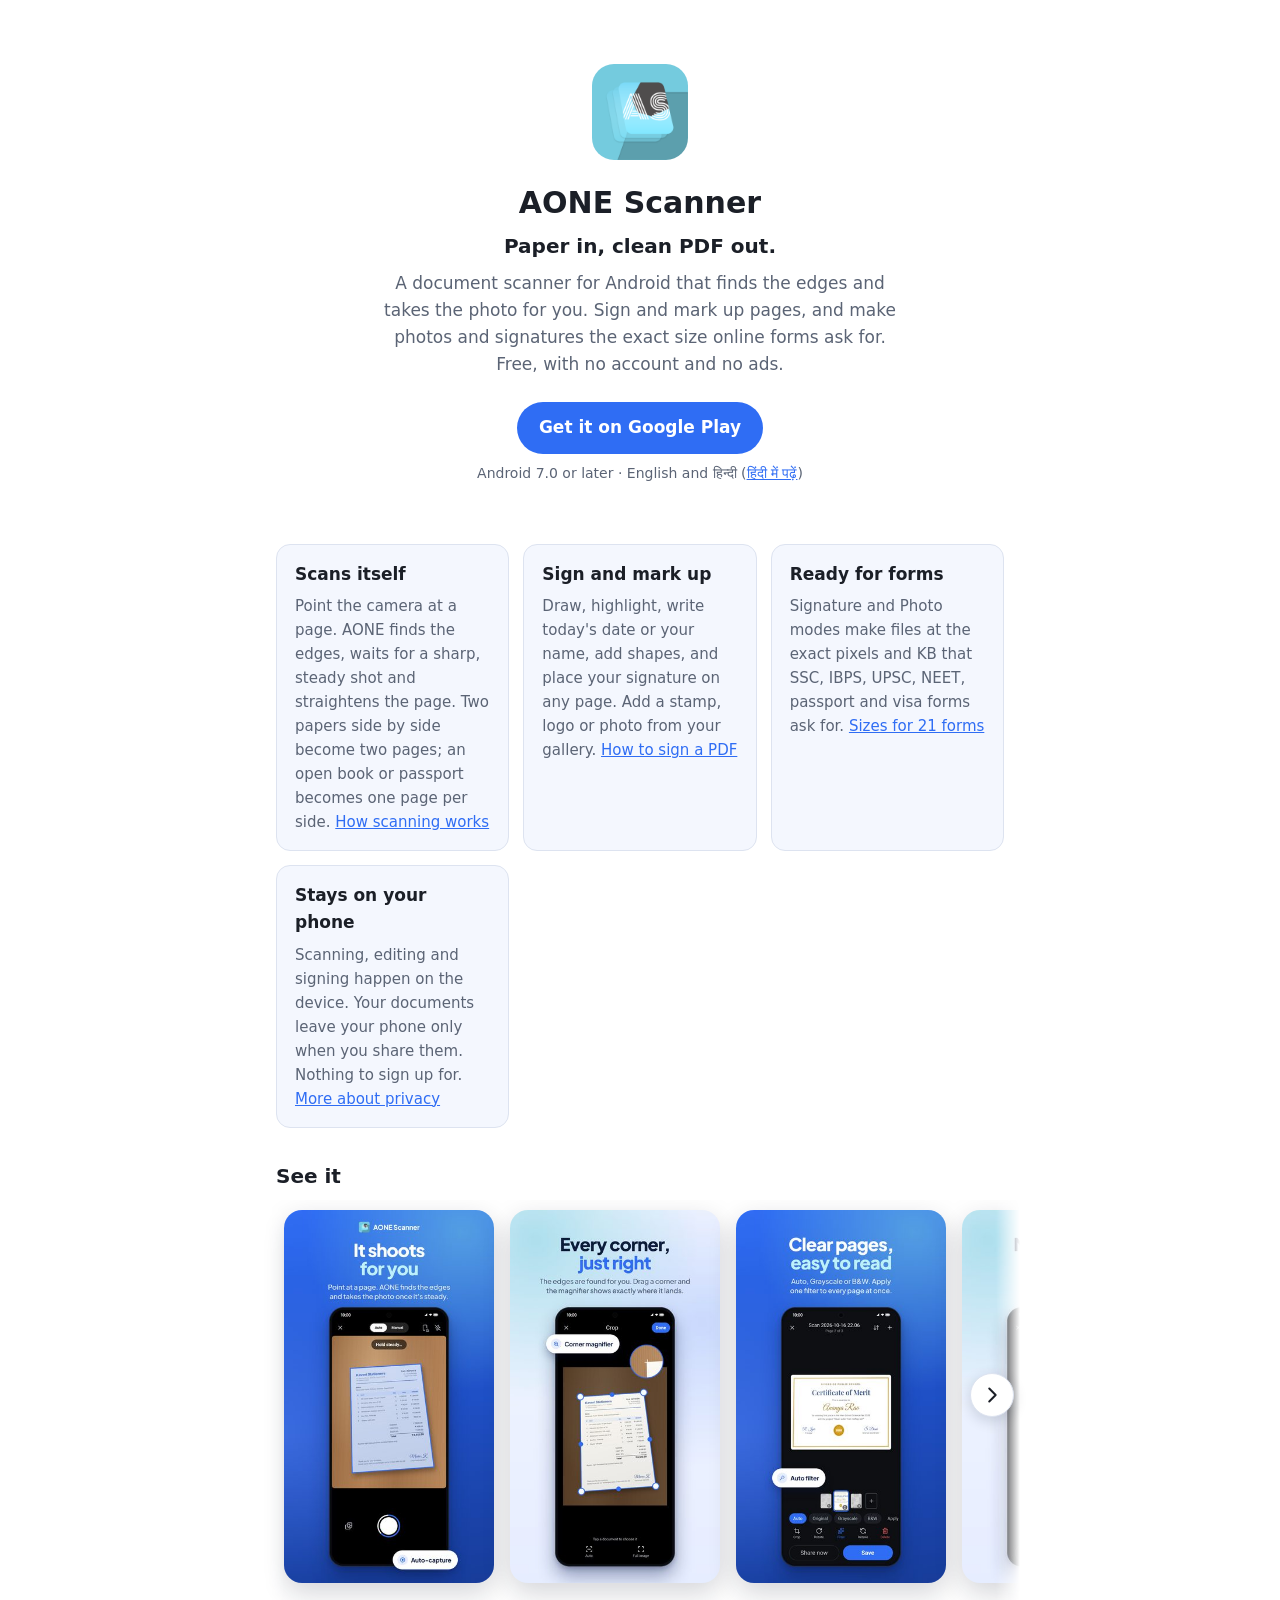
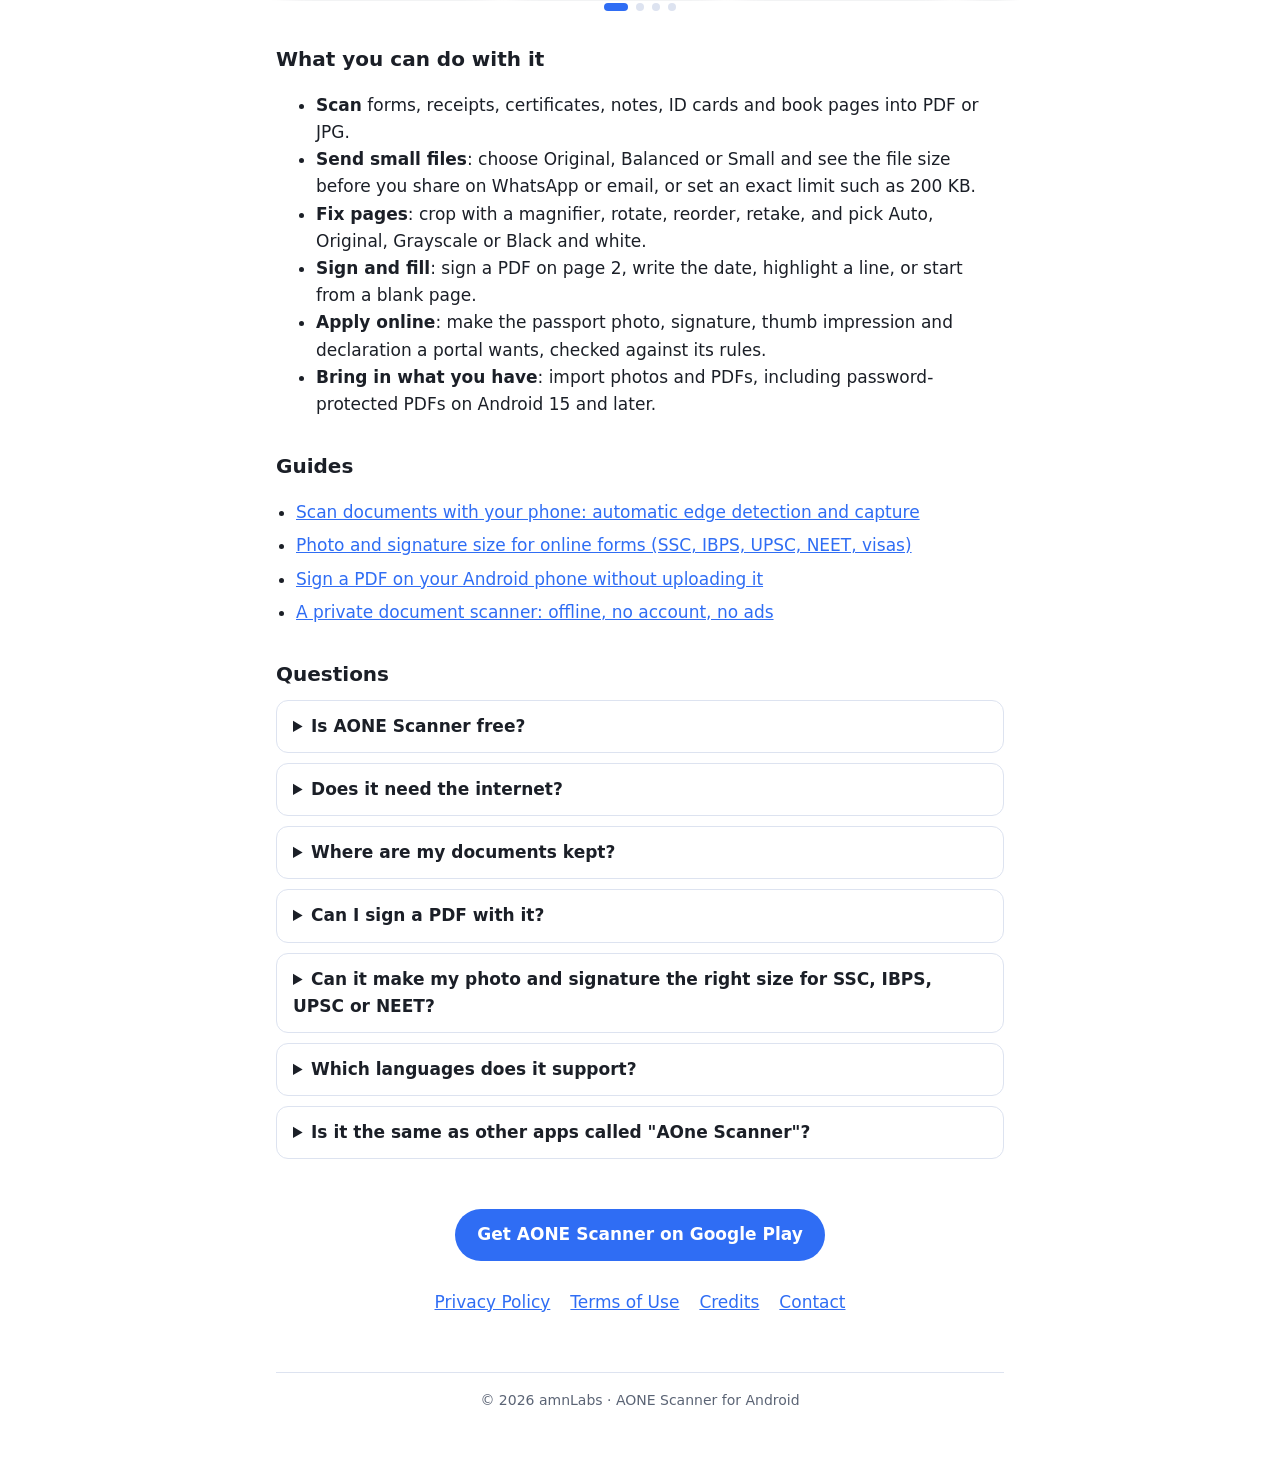
<file: index.html>
<!doctype html>
<html lang="en">
<head>
  <meta charset="utf-8">
  <meta name="viewport" content="width=device-width, initial-scale=1">
  <title>AONE Scanner: Private PDF Scanner and Signer for Android</title>
  <meta name="description" content="Scan documents into sharp PDFs, sign and mark up pages, and make photos and signatures the exact KB size online forms ask for. Free, no account, no ads.">
  <link rel="canonical" href="https://amn-max.github.io/aonescanner/">
  <link rel="alternate" hreflang="en" href="https://amn-max.github.io/aonescanner/">
  <link rel="alternate" hreflang="hi" href="https://amn-max.github.io/aonescanner/hi.html">
  <link rel="alternate" hreflang="x-default" href="https://amn-max.github.io/aonescanner/">
  <link rel="icon" href="icon.png">
  <link rel="stylesheet" href="style.css">
  <meta property="og:type" content="website">
  <meta property="og:site_name" content="AONE Scanner">
  <meta property="og:title" content="AONE Scanner: Private PDF Scanner and Signer for Android">
  <meta property="og:description" content="Scan, sign and send documents from your phone. Photos and signatures sized for exam and visa forms. Free, no account, no ads.">
  <meta property="og:url" content="https://amn-max.github.io/aonescanner/">
  <meta property="og:image" content="https://amn-max.github.io/aonescanner/img/og.jpg">
  <meta name="twitter:card" content="summary_large_image">
  <script type="application/ld+json">
  {
    "@context": "https://schema.org",
    "@graph": [
      {
        "@type": "Organization",
        "@id": "https://amn-max.github.io/aonescanner/#amnlabs",
        "name": "amnLabs",
        "url": "https://amn-max.github.io/aonescanner/",
        "email": "amnlabs.official@gmail.com",
        "logo": "https://amn-max.github.io/aonescanner/icon.png",
        "founder": { "@type": "Person", "name": "Ayush Naik" }
      },
      {
        "@type": "MobileApplication",
        "@id": "https://amn-max.github.io/aonescanner/#app",
        "name": "AONE Scanner",
        "alternateName": ["AONE Scanner: PDF Doc Scan", "AONE PDF Scanner"],
        "description": "A document scanner app for Android by amnLabs. It finds the edges of a page and takes the photo by itself, turns scans into PDF or JPG, lets you draw, write and sign on pages, and makes photos and signatures the exact pixel and KB size that exam, job and visa forms ask for. Documents are processed on the phone and stay there unless the user shares them.",
        "url": "https://amn-max.github.io/aonescanner/",
        "installUrl": "https://play.google.com/store/apps/details?id=com.aonescan.scanner",
        "sameAs": ["https://play.google.com/store/apps/details?id=com.aonescan.scanner"],
        "identifier": "com.aonescan.scanner",
        "operatingSystem": "Android 7.0 or later",
        "applicationCategory": "BusinessApplication",
        "applicationSubCategory": "Document scanner",
        "softwareVersion": "2.1.0",
        "inLanguage": ["en", "hi"],
        "isAccessibleForFree": true,
        "offers": { "@type": "Offer", "price": "0", "priceCurrency": "USD" },
        "publisher": { "@id": "https://amn-max.github.io/aonescanner/#amnlabs" },
        "author": { "@id": "https://amn-max.github.io/aonescanner/#amnlabs" },
        "image": "https://amn-max.github.io/aonescanner/icon.png",
        "screenshot": [
          "https://amn-max.github.io/aonescanner/img/screen-1.jpg",
          "https://amn-max.github.io/aonescanner/img/screen-2.jpg",
          "https://amn-max.github.io/aonescanner/img/screen-3.jpg",
          "https://amn-max.github.io/aonescanner/img/screen-4.jpg",
          "https://amn-max.github.io/aonescanner/img/screen-5.jpg",
          "https://amn-max.github.io/aonescanner/img/screen-6.jpg"
        ],
        "featureList": [
          "Automatic edge detection and capture",
          "Several papers in one shot, books and passports split into pages",
          "PDF and JPG export with a choice of file size",
          "Draw, highlight, write and erase on pages",
          "Sign documents with a saved signature, drawn or scanned",
          "Add a stamp, logo or photo from the gallery onto a page",
          "Photo and signature at the exact pixels and KB for exam, job and visa forms",
          "Import photos and PDFs",
          "English and Hindi"
        ]
      }
    ]
  }
  </script>
</head>
<body>
<main>
  <section class="hero">
    <img src="icon.png" alt="AONE Scanner app icon" width="96" height="96">
    <h1>AONE Scanner</h1>
    <p class="tagline">Paper in, clean PDF out.</p>
    <p>A document scanner for Android that finds the edges and takes the photo for you. Sign and mark
      up pages, and make photos and signatures the exact size online forms ask for. Free, with no
      account and no ads.</p>
    <a class="button" href="https://play.google.com/store/apps/details?id=com.aonescan.scanner">Get it on Google Play</a>
    <p class="cta-note">Android 7.0 or later · English and हिन्दी (<a href="hi.html">हिंदी में पढ़ें</a>)</p>
  </section>

  <div class="features">
    <div class="card">
      <h3>Scans itself</h3>
      <p>Point the camera at a page. AONE finds the edges, waits for a sharp, steady shot and
        straightens the page. Two papers side by side become two pages; an open book or passport
        becomes one page per side. <a href="scan-documents.html">How scanning works</a></p>
    </div>
    <div class="card">
      <h3>Sign and mark up</h3>
      <p>Draw, highlight, write today's date or your name, add shapes, and place your signature on
        any page. Add a stamp, logo or photo from your gallery. <a href="sign-pdf.html">How to sign a PDF</a></p>
    </div>
    <div class="card">
      <h3>Ready for forms</h3>
      <p>Signature and Photo modes make files at the exact pixels and KB that SSC, IBPS, UPSC, NEET,
        passport and visa forms ask for. <a href="form-photo-signature.html">Sizes for 21 forms</a></p>
    </div>
    <div class="card">
      <h3>Stays on your phone</h3>
      <p>Scanning, editing and signing happen on the device. Your documents leave your phone only
        when you share them. Nothing to sign up for. <a href="private-scanner.html">More about privacy</a></p>
    </div>
  </div>

  <h2>See it</h2>
  <div class="carousel" role="region" aria-roledescription="carousel" aria-label="Screenshots">
    <div class="shots" tabindex="0">
      <img src="img/screen-1.jpg" width="360" height="640" alt="Camera finding the edges of an invoice and taking the photo automatically">
      <img src="img/screen-2.jpg" width="360" height="640" loading="lazy" alt="Crop screen with a magnifier at the corner being dragged">
      <img src="img/screen-3.jpg" width="360" height="640" loading="lazy" alt="Filters: Auto, Original, Grayscale and Black and white on a certificate">
      <img src="img/screen-4.jpg" width="360" height="640" loading="lazy" alt="Several pages in one PDF, with add and reorder">
      <img src="img/screen-5.jpg" width="360" height="640" loading="lazy" alt="Export as PDF or JPG with Original, Balanced and Small file sizes shown before sharing">
      <img src="img/screen-6.jpg" width="360" height="640" loading="lazy" alt="Library of scanned documents kept on the phone">
    </div>
  </div>
  <script src="carousel.js" defer></script>

  <h2>What you can do with it</h2>
  <ul>
    <li><strong>Scan</strong> forms, receipts, certificates, notes, ID cards and book pages into PDF or JPG.</li>
    <li><strong>Send small files</strong>: choose Original, Balanced or Small and see the file size before you share on WhatsApp or email, or set an exact limit such as 200 KB.</li>
    <li><strong>Fix pages</strong>: crop with a magnifier, rotate, reorder, retake, and pick Auto, Original, Grayscale or Black and white.</li>
    <li><strong>Sign and fill</strong>: sign a PDF on page 2, write the date, highlight a line, or start from a blank page.</li>
    <li><strong>Apply online</strong>: make the passport photo, signature, thumb impression and declaration a portal wants, checked against its rules.</li>
    <li><strong>Bring in what you have</strong>: import photos and PDFs, including password-protected PDFs on Android 15 and later.</li>
  </ul>

  <h2>Guides</h2>
  <ul class="guides">
    <li><a href="scan-documents.html">Scan documents with your phone: automatic edge detection and capture</a></li>
    <li><a href="form-photo-signature.html">Photo and signature size for online forms (SSC, IBPS, UPSC, NEET, visas)</a></li>
    <li><a href="sign-pdf.html">Sign a PDF on your Android phone without uploading it</a></li>
    <li><a href="private-scanner.html">A private document scanner: offline, no account, no ads</a></li>
  </ul>

  <h2>Questions</h2>
  <details>
    <summary>Is AONE Scanner free?</summary>
    <p>Yes. It's free, with no ads, no in-app purchases and no account.</p>
  </details>
  <details>
    <summary>Does it need the internet?</summary>
    <p>No internet is needed to scan, edit, sign or export. Documents are processed on your phone.</p>
  </details>
  <details>
    <summary>Where are my documents kept?</summary>
    <p>In the app's private storage on your phone. They leave it only when you share a file or save it
      to your Downloads.</p>
  </details>
  <details>
    <summary>Can I sign a PDF with it?</summary>
    <p>Yes. Import the PDF or scan the paper, open the page and tap Sign. Draw your signature or scan
      one you made on paper, then place, resize or turn it. It's saved for next time.</p>
  </details>
  <details>
    <summary>Can it make my photo and signature the right size for SSC, IBPS, UPSC or NEET?</summary>
    <p>Yes. Choose Signature or Photo mode in the camera (or pick a picture from your gallery), choose
      the form, and AONE makes the file at the pixels and KB that form asks for and checks each rule.
      You can also write your name and the date on the photo.</p>
  </details>
  <details>
    <summary>Which languages does it support?</summary>
    <p>English and Hindi.</p>
  </details>
  <details>
    <summary>Is it the same as other apps called "AOne Scanner"?</summary>
    <p>No. AONE Scanner is made by amnLabs, and its Google Play package is
      <code>com.aonescan.scanner</code>. Apps with similar names from other developers aren't related.</p>
  </details>

  <script type="application/ld+json">
  {
    "@context": "https://schema.org",
    "@type": "FAQPage",
    "mainEntity": [
      { "@type": "Question", "name": "Is AONE Scanner free?",
        "acceptedAnswer": { "@type": "Answer", "text": "Yes. It's free, with no ads, no in-app purchases and no account." } },
      { "@type": "Question", "name": "Does it need the internet?",
        "acceptedAnswer": { "@type": "Answer", "text": "No internet is needed to scan, edit, sign or export. Documents are processed on your phone." } },
      { "@type": "Question", "name": "Where are my documents kept?",
        "acceptedAnswer": { "@type": "Answer", "text": "In the app's private storage on your phone. They leave it only when you share a file or save it to your Downloads." } },
      { "@type": "Question", "name": "Can I sign a PDF with it?",
        "acceptedAnswer": { "@type": "Answer", "text": "Yes. Import the PDF or scan the paper, open the page and tap Sign. Draw your signature or scan one you made on paper, then place, resize or turn it. It's saved for next time." } },
      { "@type": "Question", "name": "Can it make my photo and signature the right size for SSC, IBPS, UPSC or NEET?",
        "acceptedAnswer": { "@type": "Answer", "text": "Yes. Choose Signature or Photo mode in the camera (or pick a picture from your gallery), choose the form, and AONE makes the file at the pixels and KB that form asks for and checks each rule. You can also write your name and the date on the photo." } },
      { "@type": "Question", "name": "Which languages does it support?",
        "acceptedAnswer": { "@type": "Answer", "text": "English and Hindi." } },
      { "@type": "Question", "name": "Is it the same as other apps called \"AOne Scanner\"?",
        "acceptedAnswer": { "@type": "Answer", "text": "No. AONE Scanner is made by amnLabs, and its Google Play package is com.aonescan.scanner. Apps with similar names from other developers aren't related." } }
    ]
  }
  </script>

  <section class="hero">
    <a class="button" href="https://play.google.com/store/apps/details?id=com.aonescan.scanner">Get AONE Scanner on Google Play</a>
    <div class="links">
      <a href="privacy.html">Privacy Policy</a>
      <a href="terms.html">Terms of Use</a>
      <a href="credits.html">Credits</a>
      <a href="mailto:amnlabs.official@gmail.com">Contact</a>
    </div>
  </section>
  <footer style="text-align:center">© 2026 amnLabs · AONE Scanner for Android</footer>
</main>
</body>
</html>
</file>
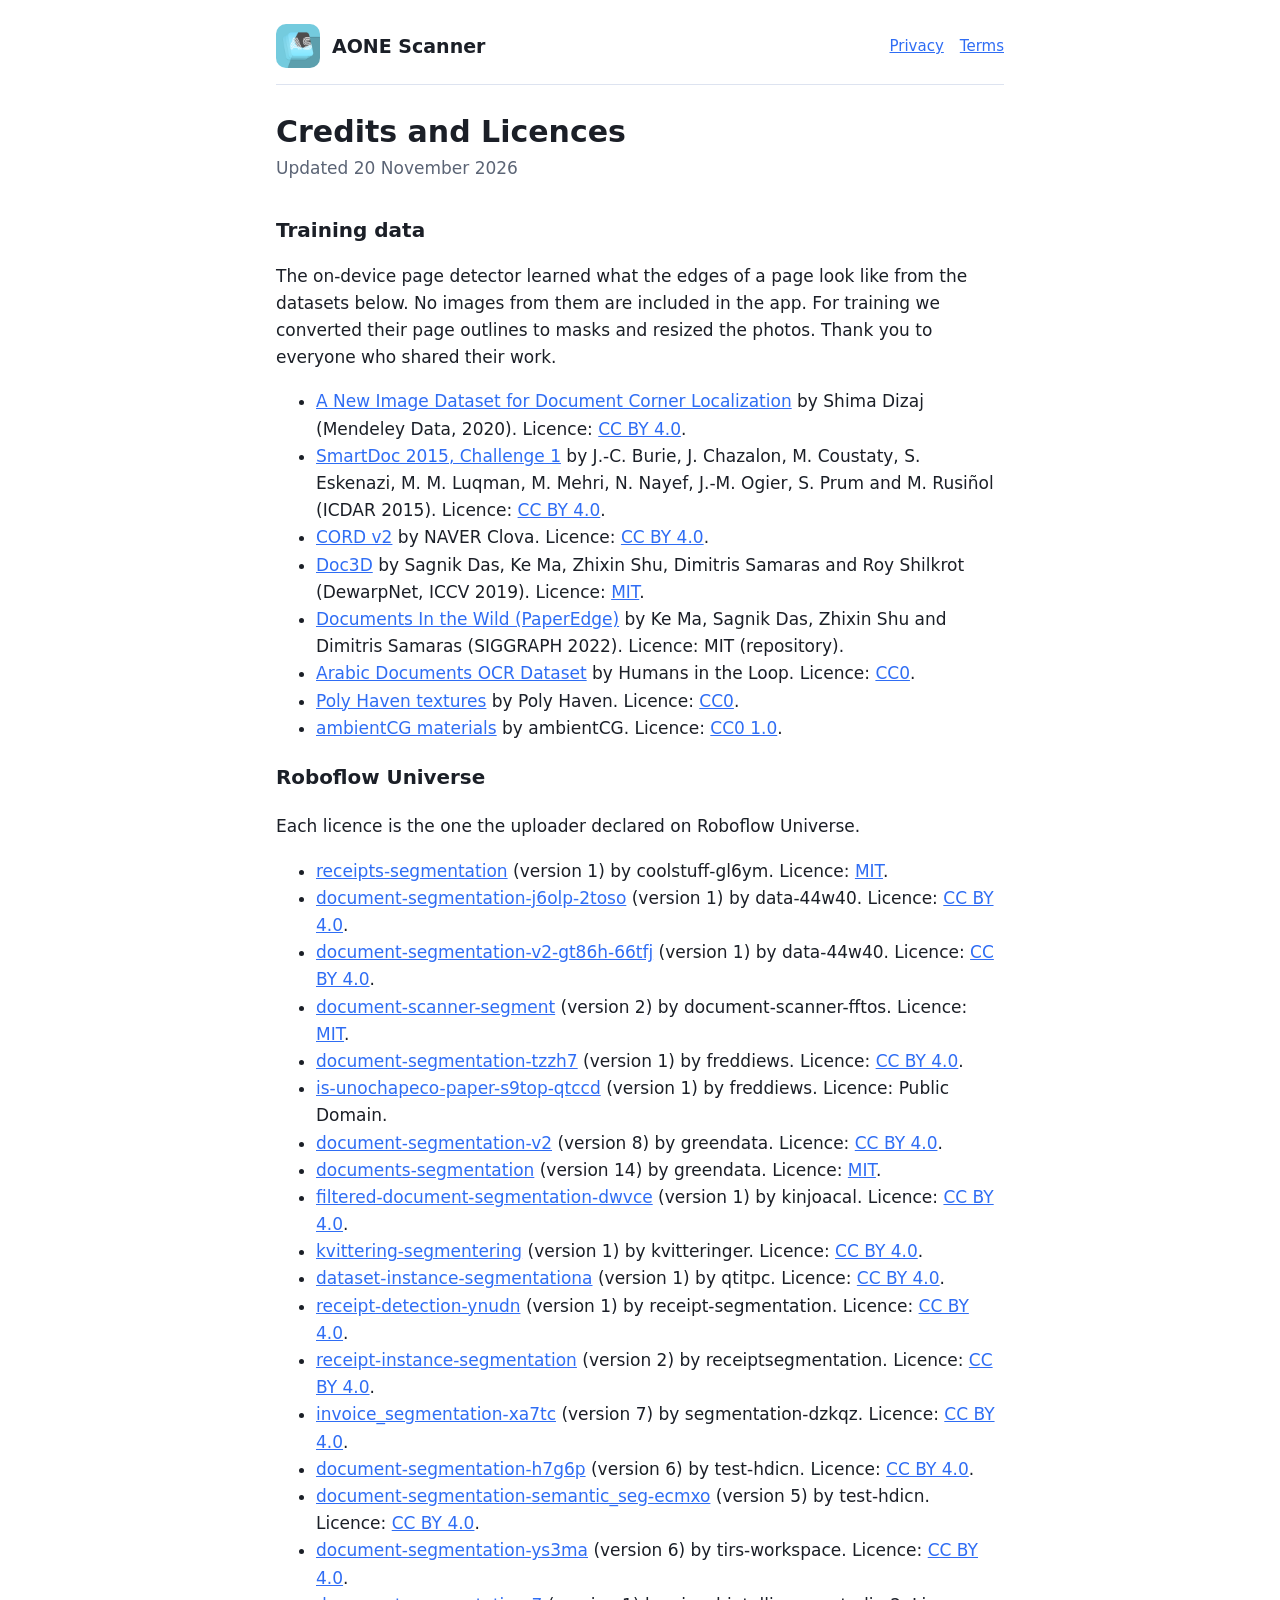
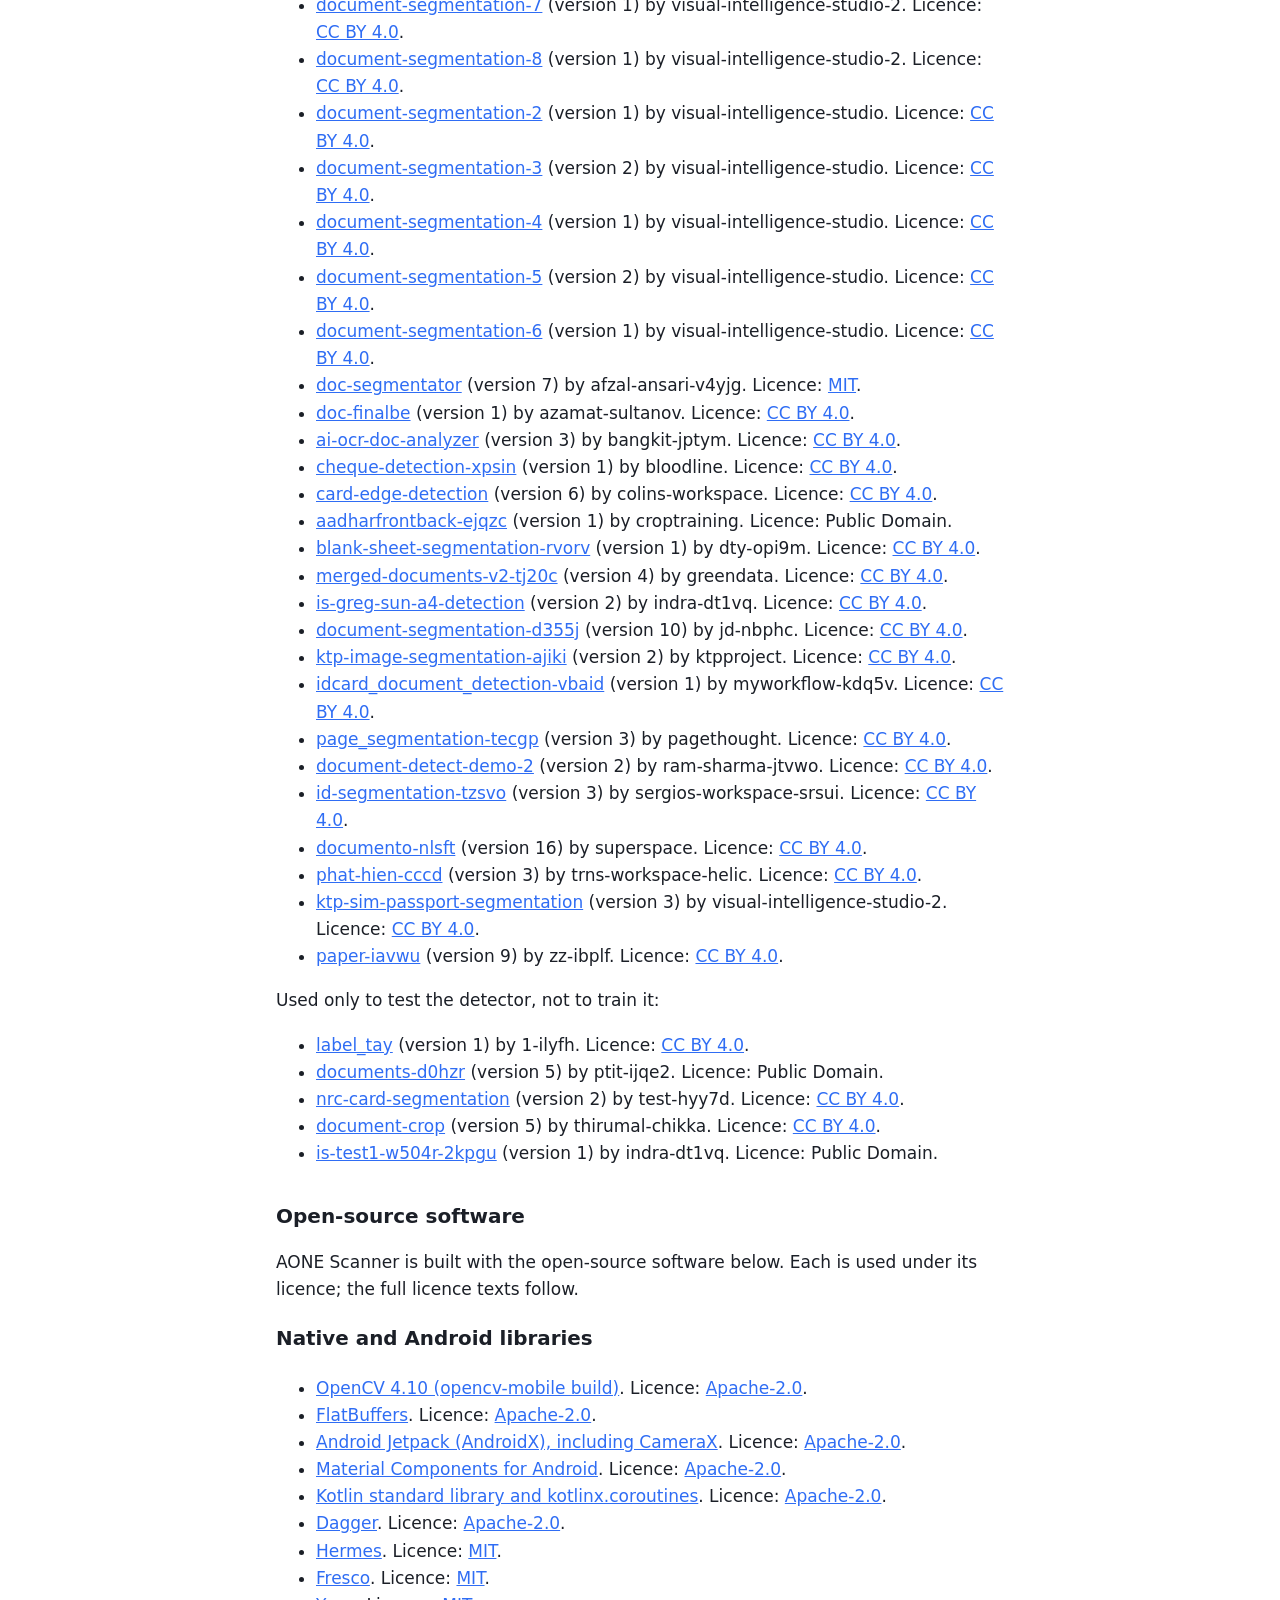
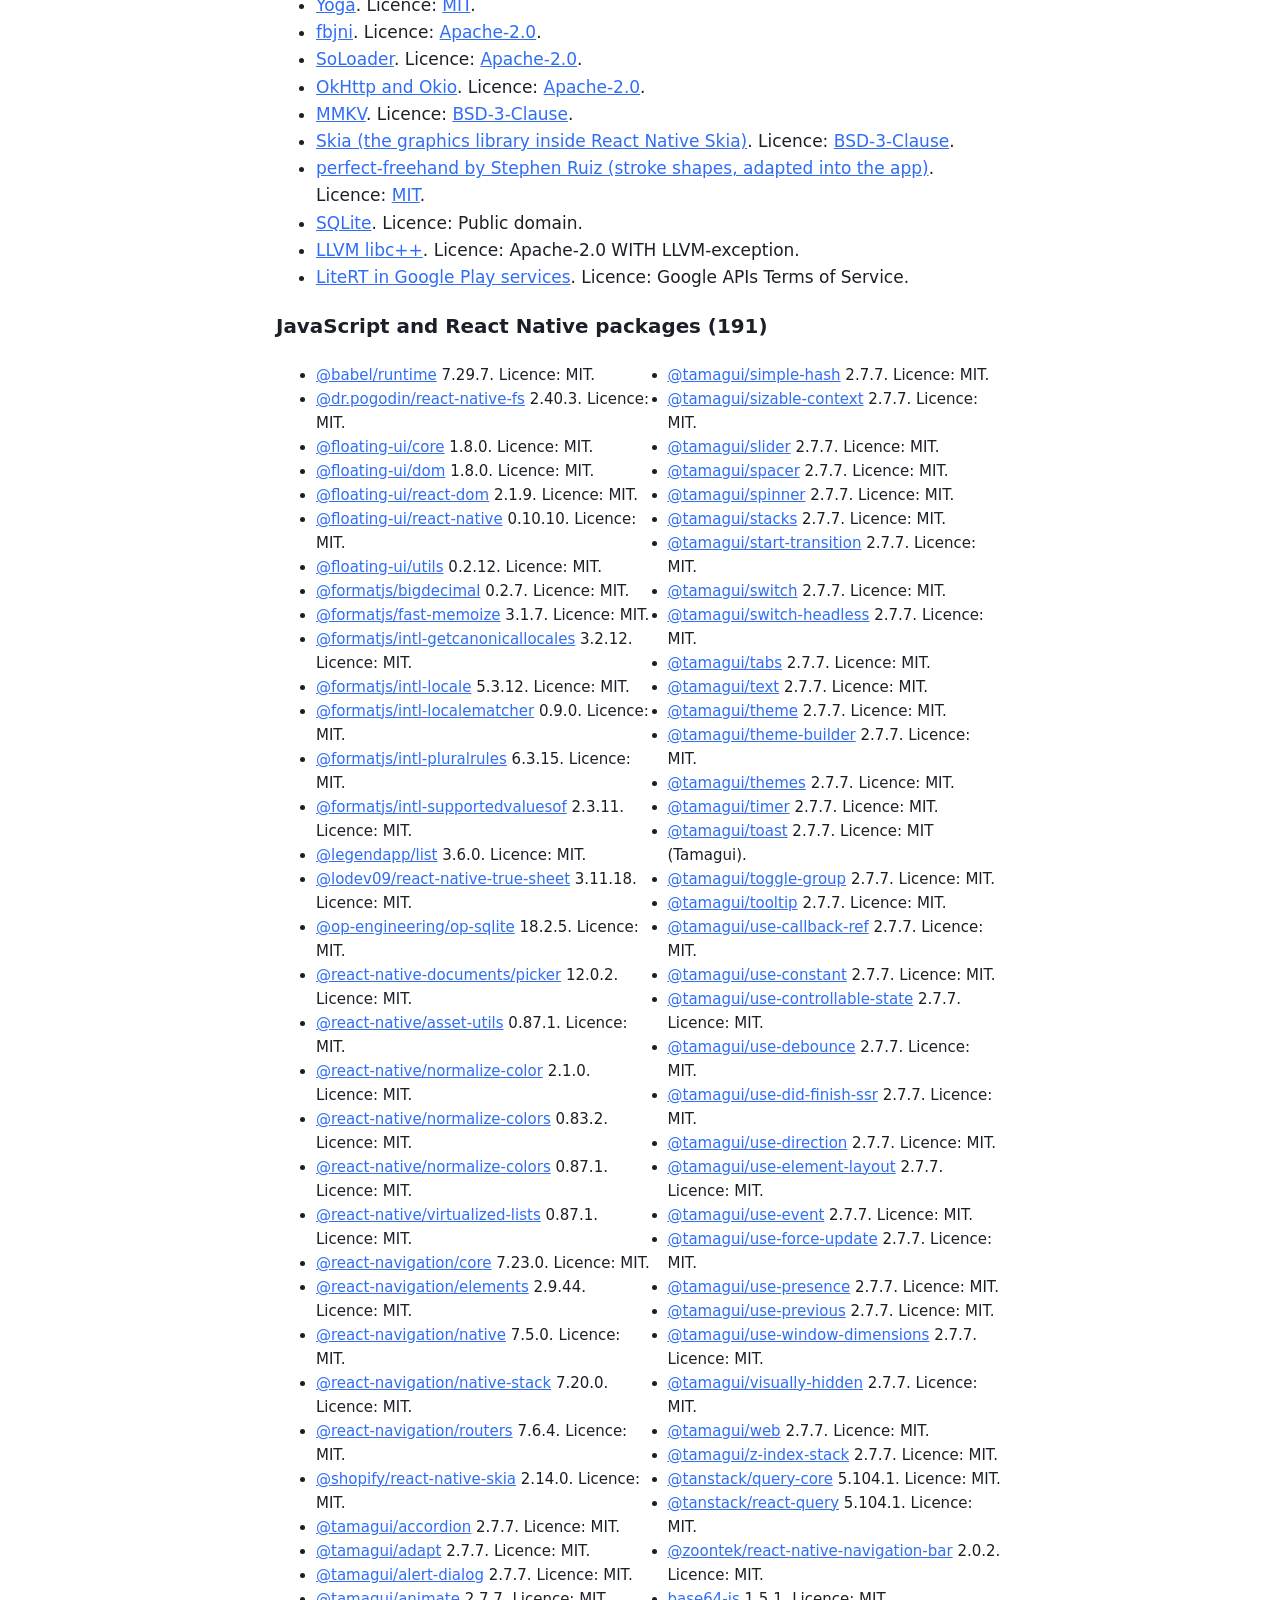
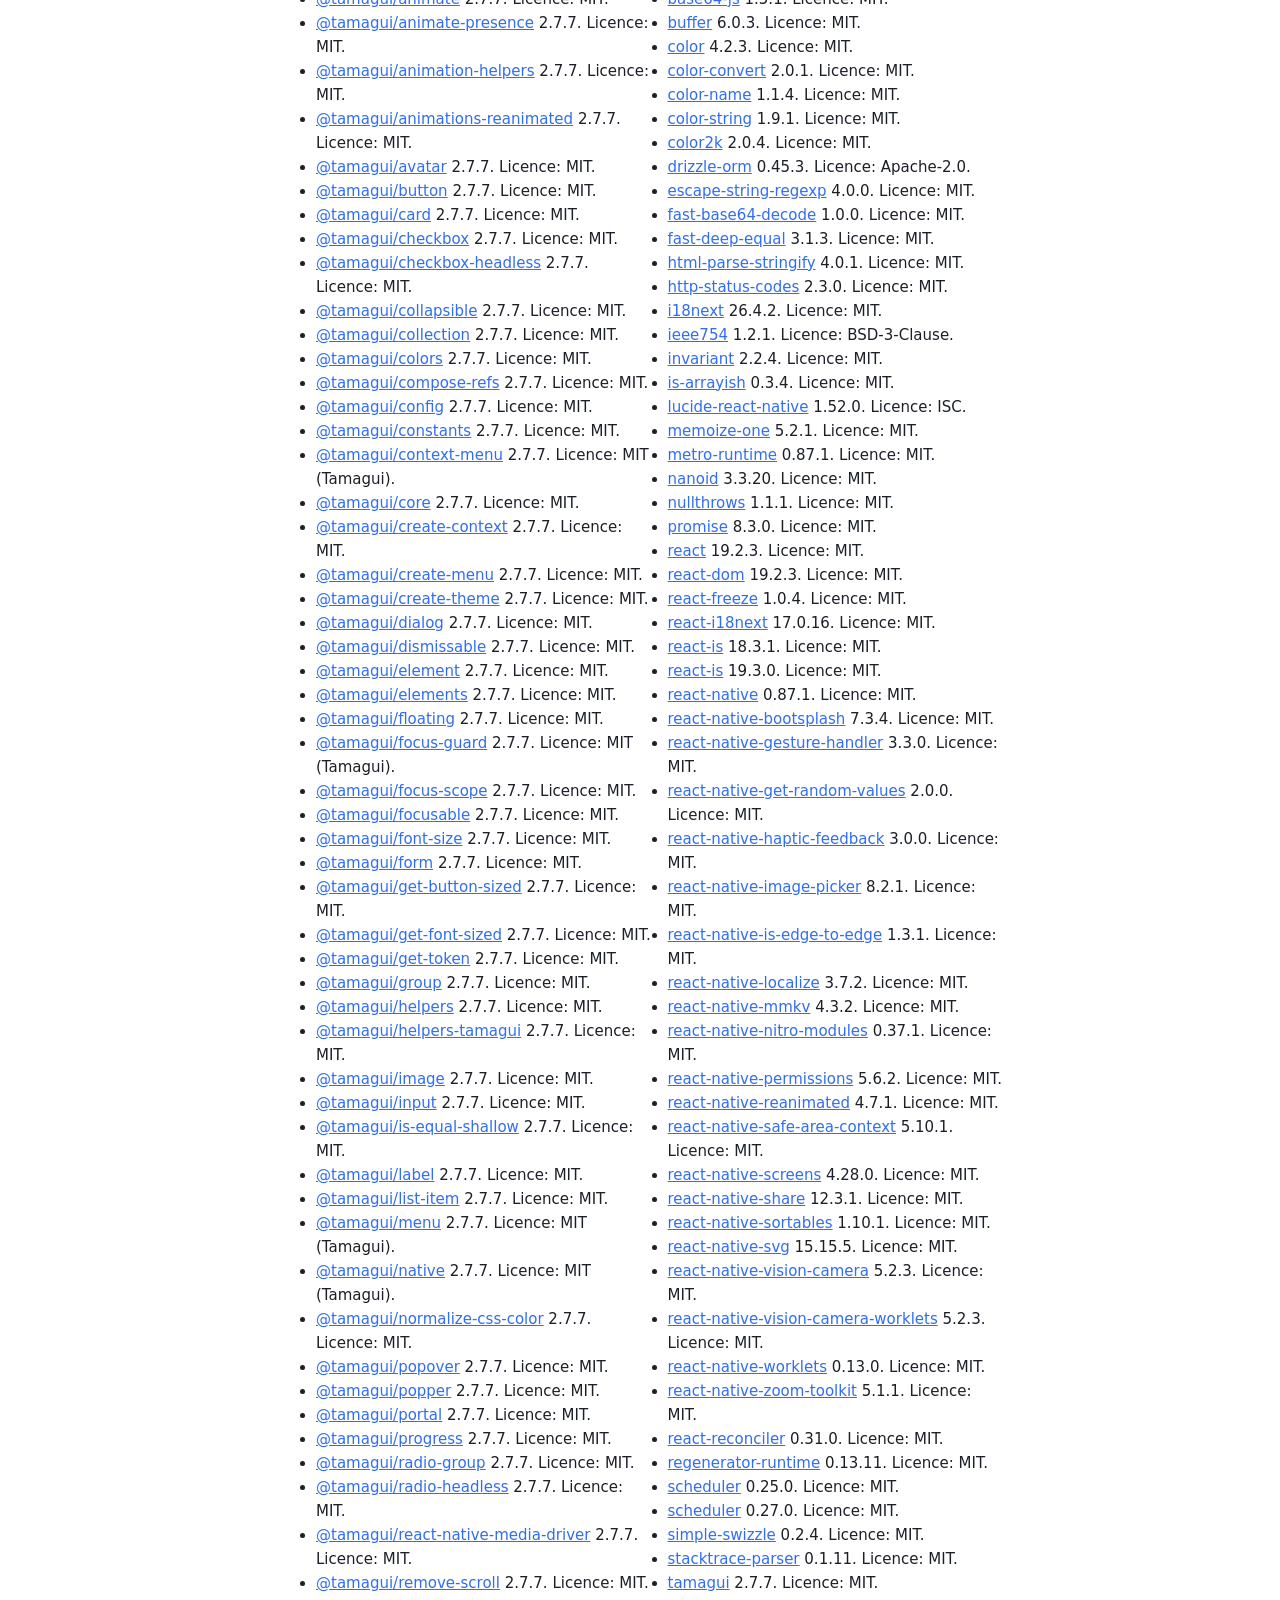
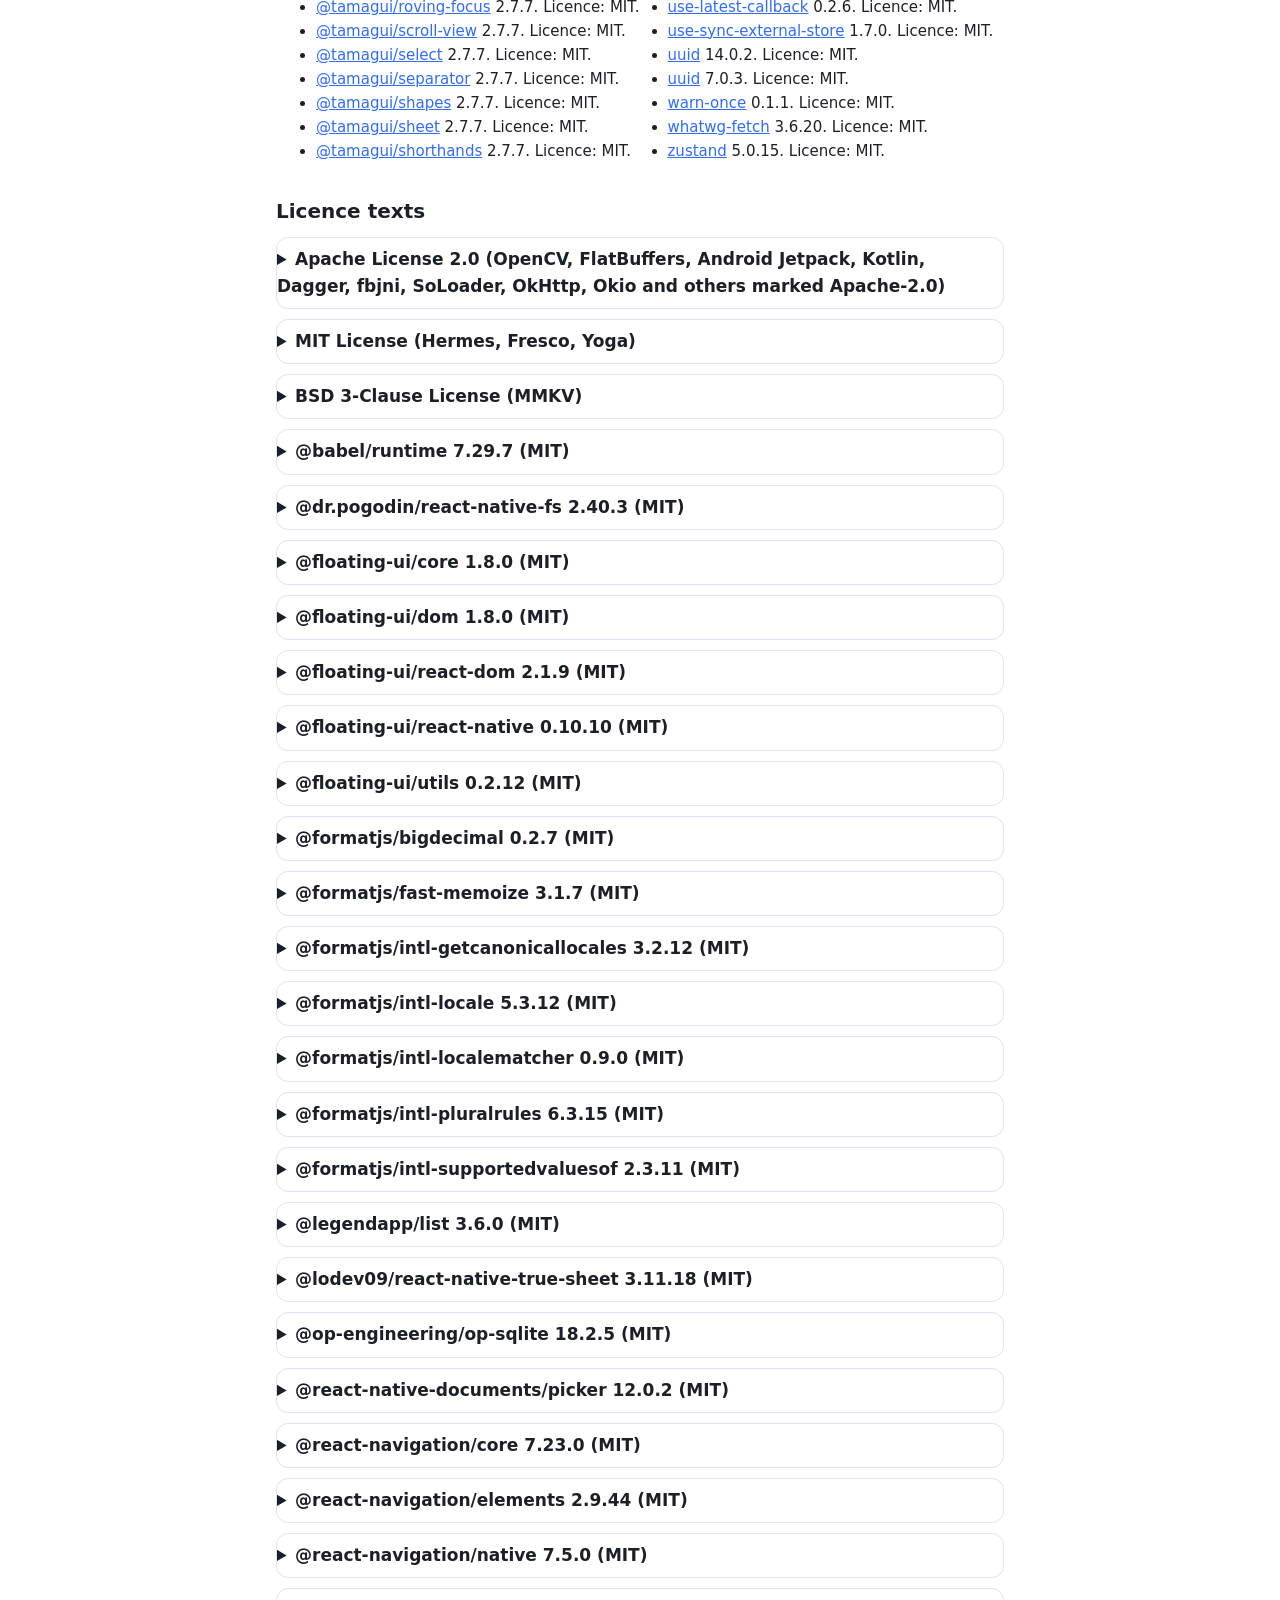
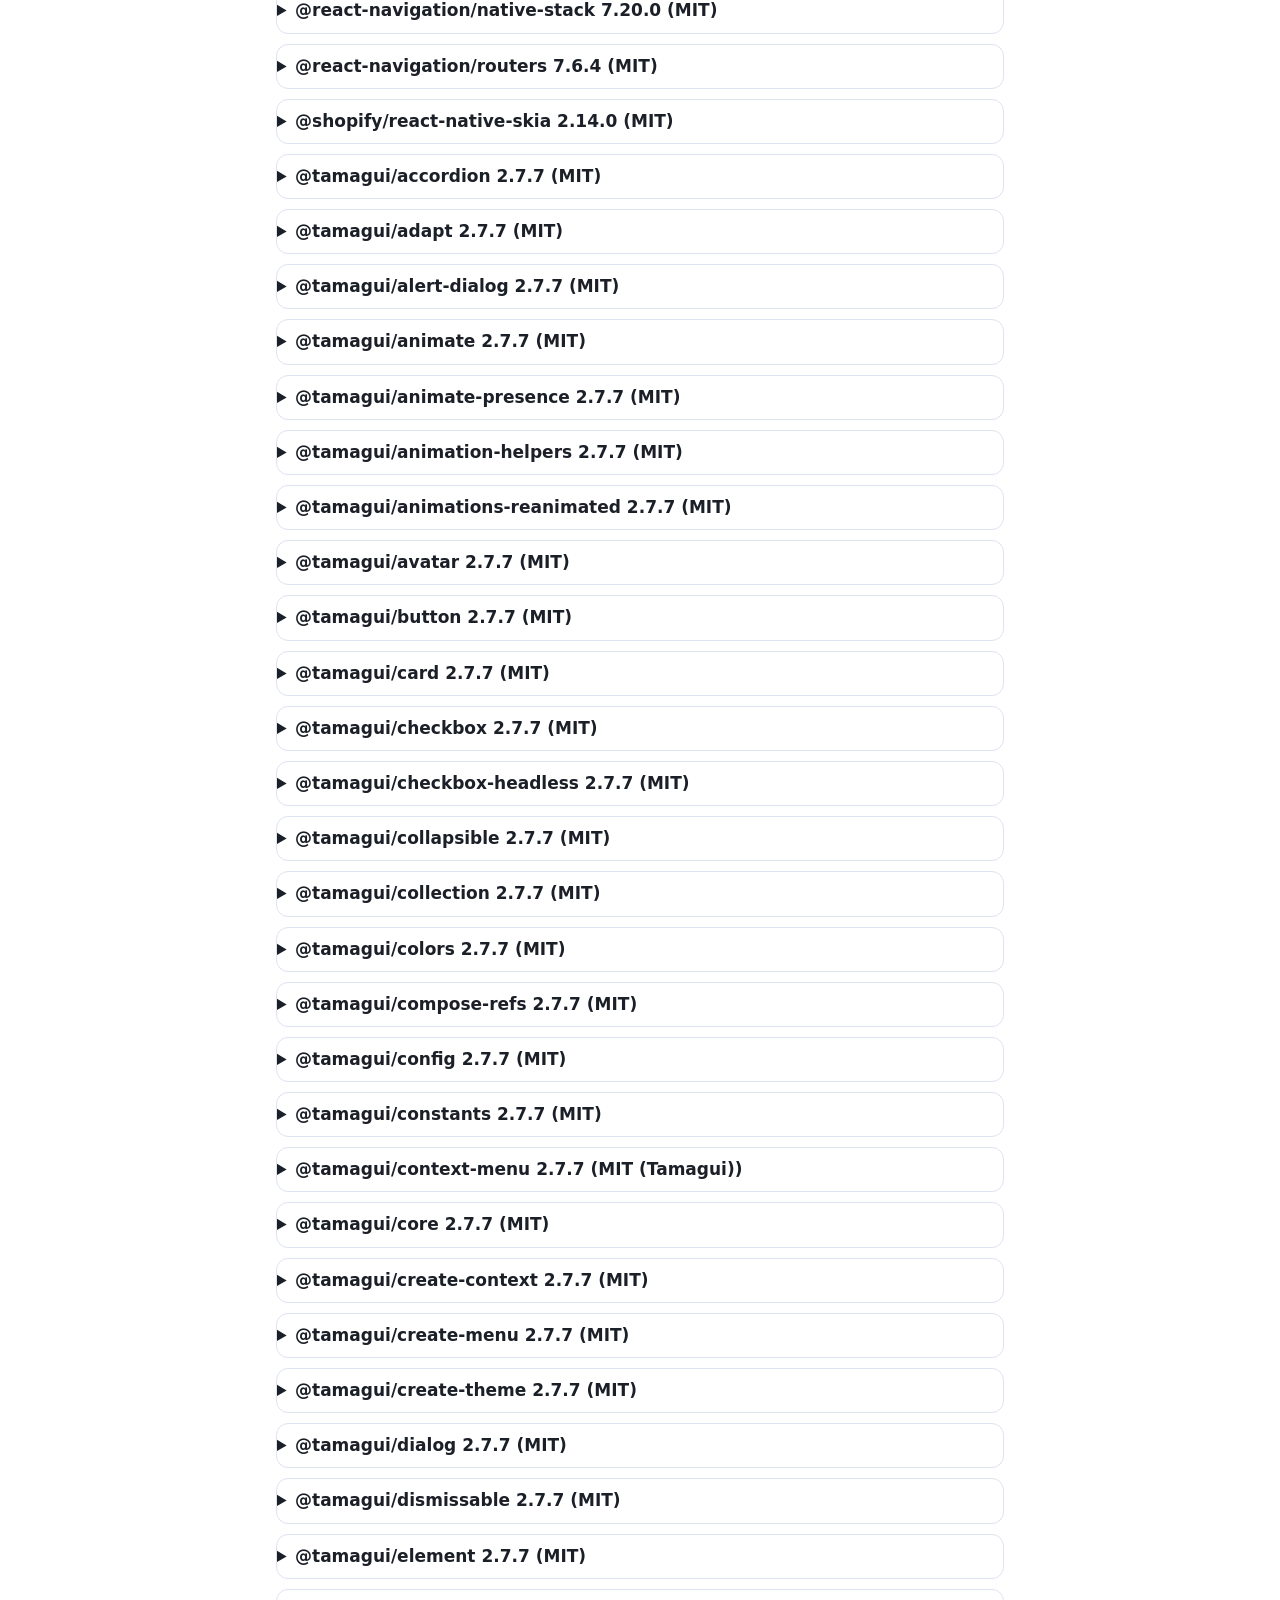
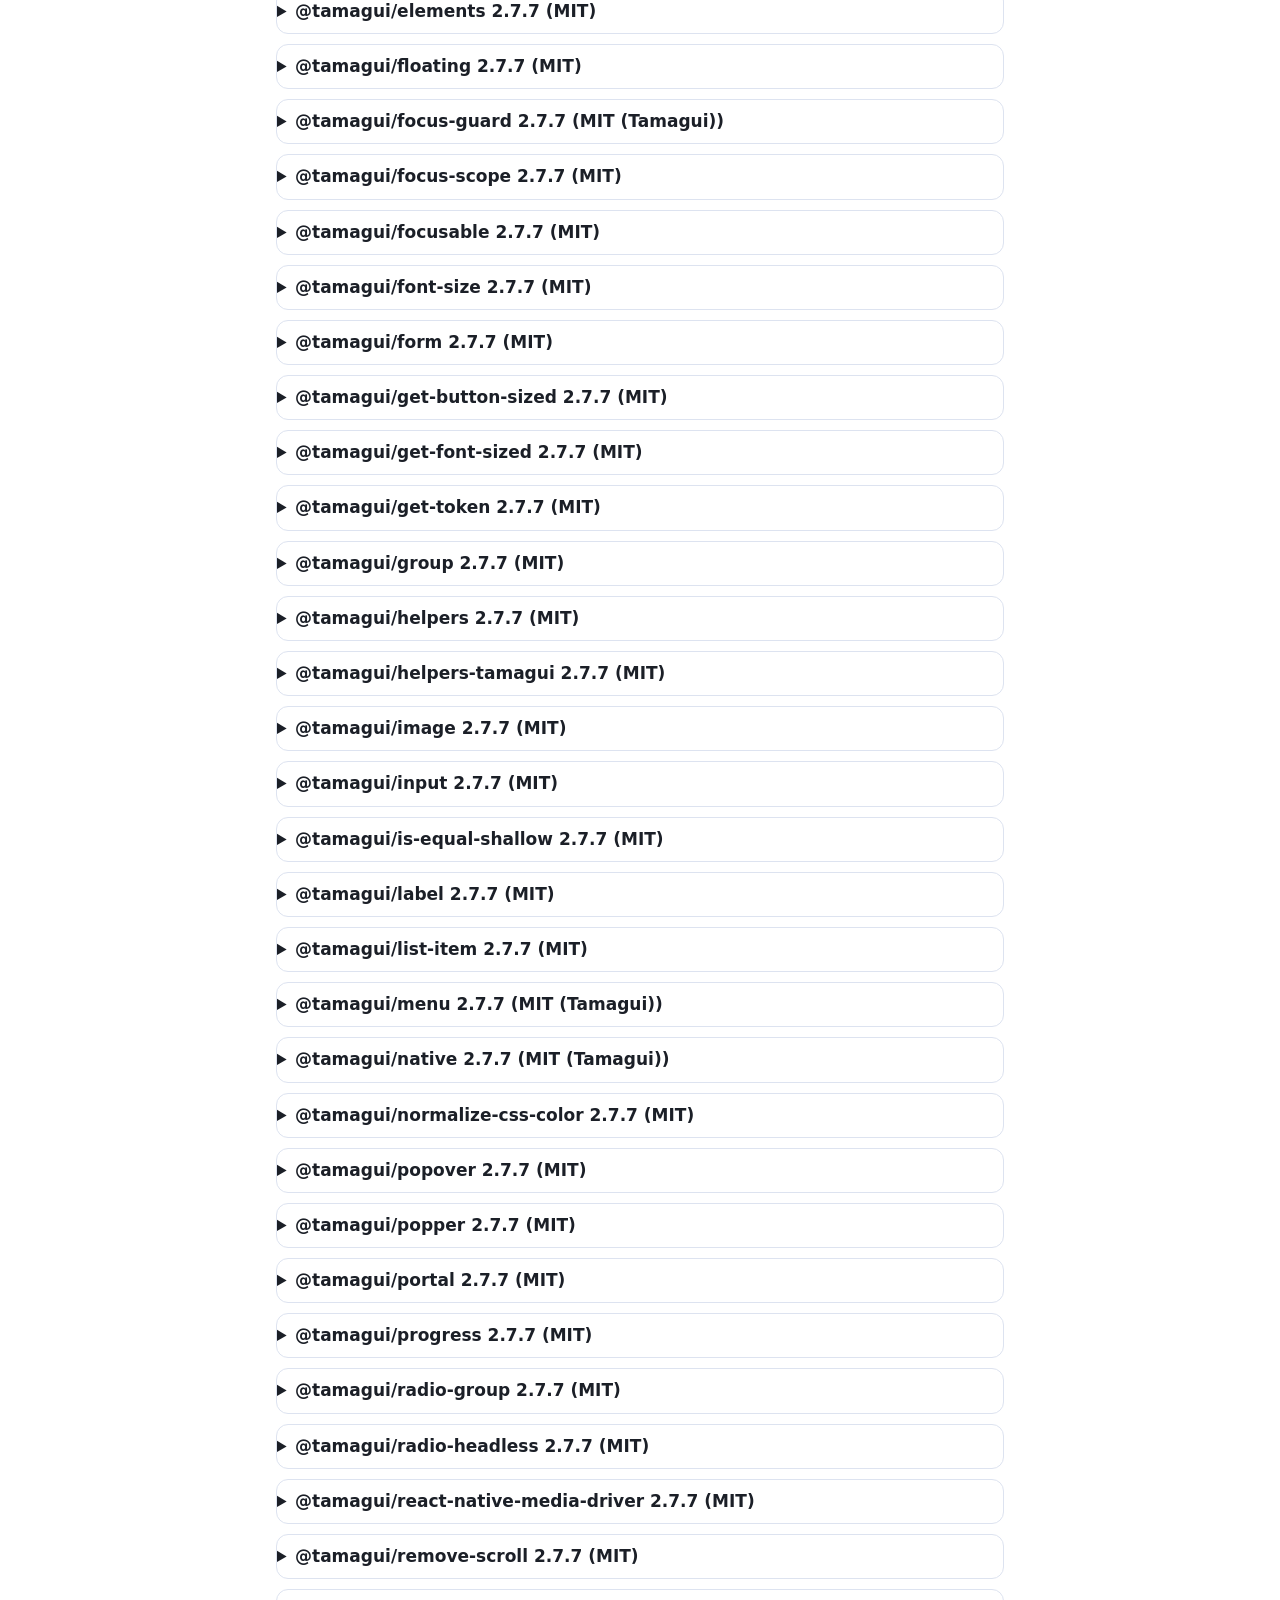
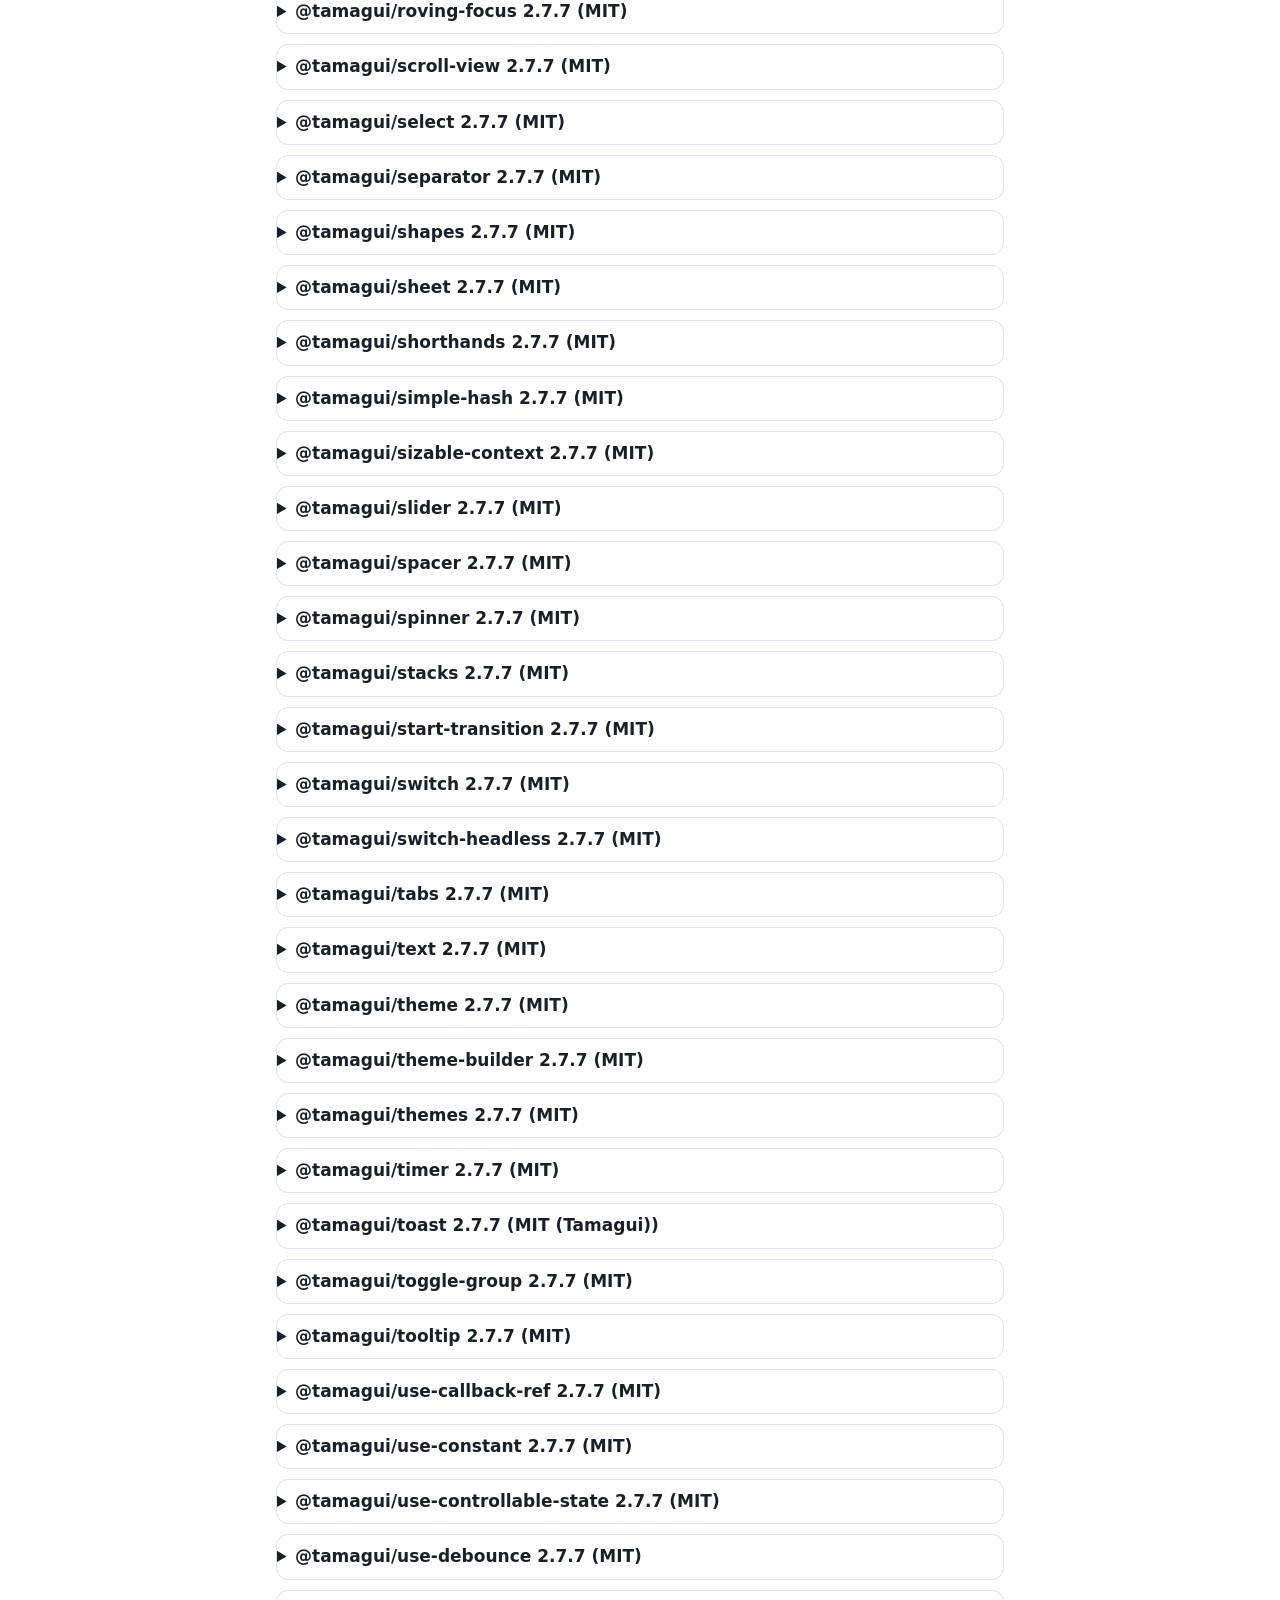
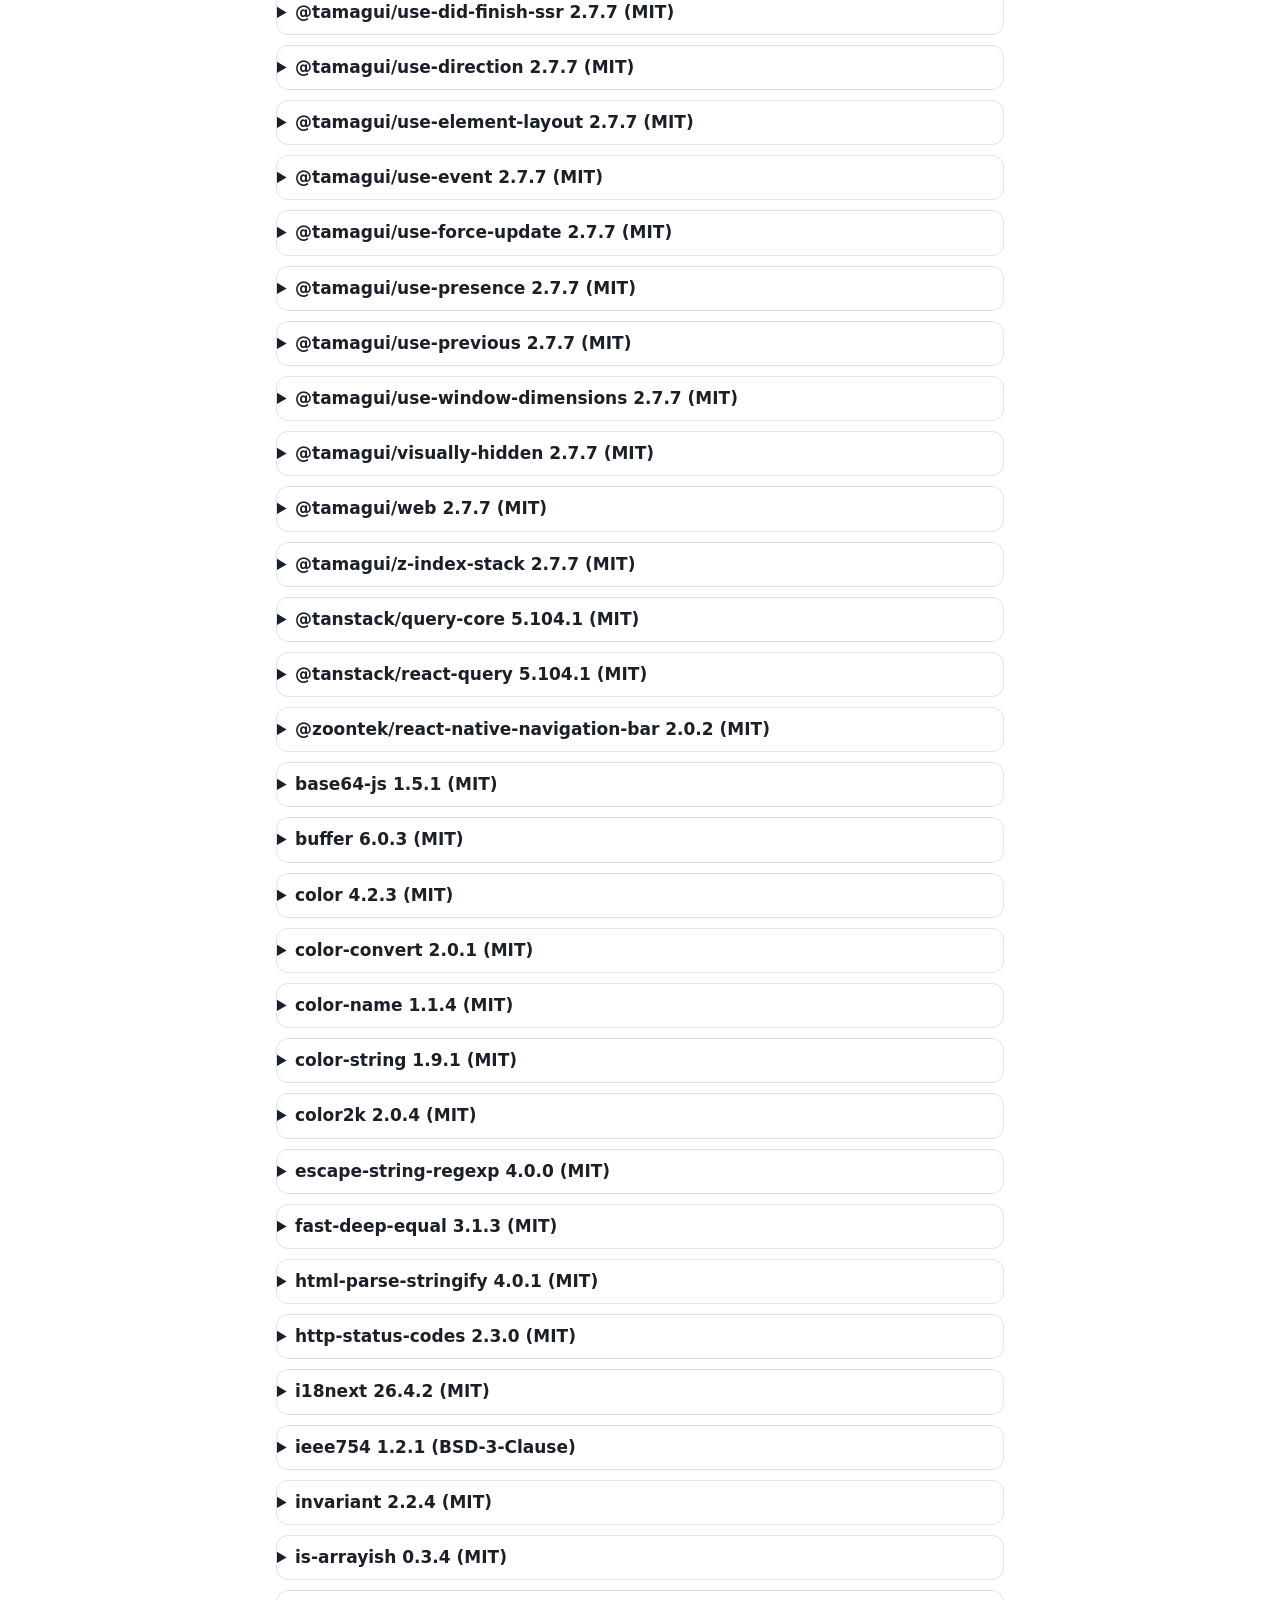
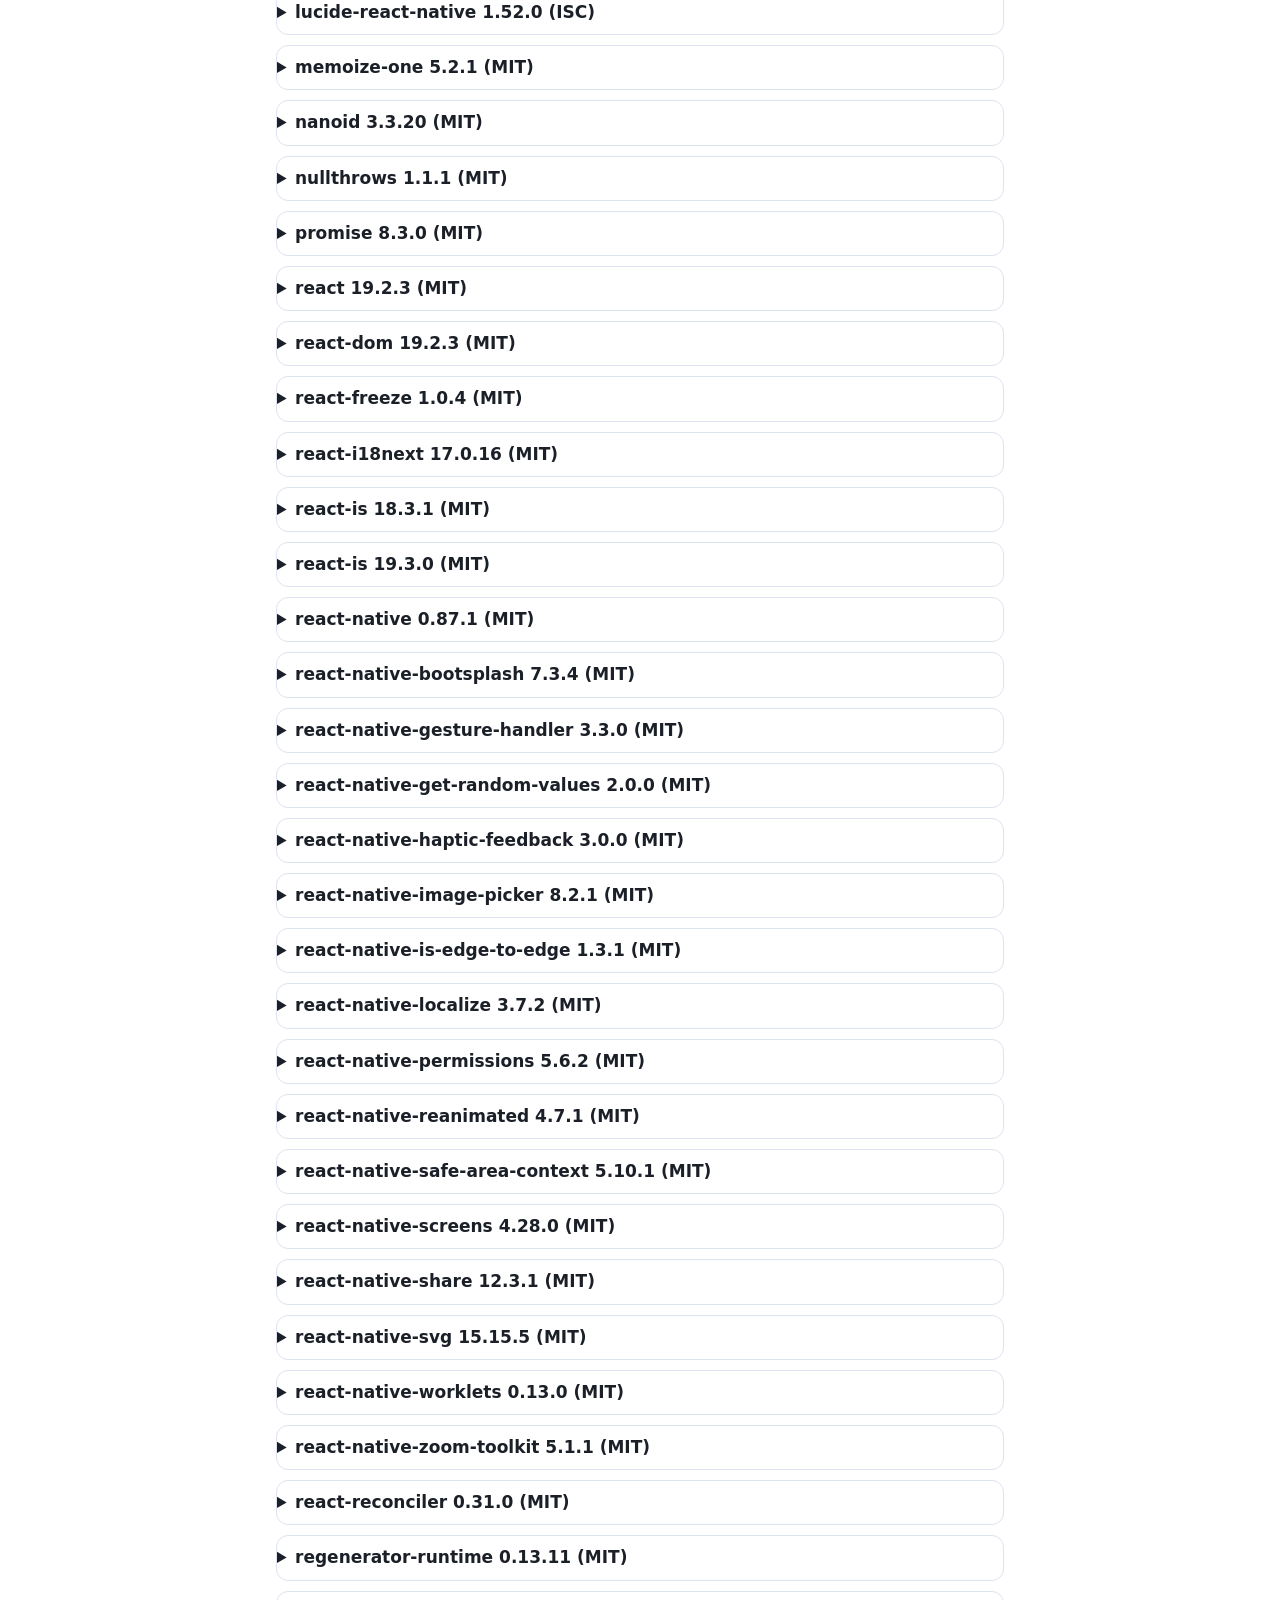
<file: credits.html>
<!doctype html>
<html lang="en">
<head>
  <meta charset="utf-8">
  <meta name="viewport" content="width=device-width, initial-scale=1">
  <title>Credits and Licences · AONE Scanner</title>
  <meta name="description" content="Open-source software and training data used by AONE Scanner.">
  <link rel="icon" href="icon.png">
  <link rel="stylesheet" href="style.css">
  <style>
    details { border-top: 1px solid var(--line); padding: 8px 0; }
    summary { cursor: pointer; }
    pre { white-space: pre-wrap; font-size: 13px; background: var(--card); padding: 12px; border-radius: 8px; }
    ul.packages { columns: 2; font-size: 15px; }
    @media (max-width: 640px) { ul.packages { columns: 1; } }
  </style>
</head>
<body>
<main>
  <header>
    <img src="icon.png" alt="">
    <a class="name" href="./">AONE Scanner</a>
    <nav><a href="privacy.html">Privacy</a><a href="terms.html">Terms</a></nav>
  </header>
  <h1>Credits and Licences</h1>
  <p class="date">Updated 20 November 2026</p>
<h2>Training data</h2>
<p>The on-device page detector learned what the edges of a page look like from the datasets below. No images from them are included in the app. For training we converted their page outlines to masks and resized the photos. Thank you to everyone who shared their work.</p>
<ul>
<li><a href="https://data.mendeley.com/datasets/x3nm4cxr83/2">A New Image Dataset for Document Corner Localization</a> by Shima Dizaj (Mendeley Data, 2020). Licence: <a href="https://creativecommons.org/licenses/by/4.0/">CC BY 4.0</a>.</li>
<li><a href="https://github.com/jchazalon/smartdoc15-ch1-dataset">SmartDoc 2015, Challenge 1</a> by J.-C. Burie, J. Chazalon, M. Coustaty, S. Eskenazi, M. M. Luqman, M. Mehri, N. Nayef, J.-M. Ogier, S. Prum and M. Rusiñol (ICDAR 2015). Licence: <a href="https://creativecommons.org/licenses/by/4.0/">CC BY 4.0</a>.</li>
<li><a href="https://huggingface.co/datasets/naver-clova-ix/cord-v2">CORD v2</a> by NAVER Clova. Licence: <a href="https://creativecommons.org/licenses/by/4.0/">CC BY 4.0</a>.</li>
<li><a href="https://huggingface.co/datasets/StonyBrook-CVLab/doc3D-dataset">Doc3D</a> by Sagnik Das, Ke Ma, Zhixin Shu, Dimitris Samaras and Roy Shilkrot (DewarpNet, ICCV 2019). Licence: <a href="https://opensource.org/license/mit">MIT</a>.</li>
<li><a href="https://github.com/cvlab-stonybrook/PaperEdge">Documents In the Wild (PaperEdge)</a> by Ke Ma, Sagnik Das, Zhixin Shu and Dimitris Samaras (SIGGRAPH 2022). Licence: MIT (repository).</li>
<li><a href="https://www.kaggle.com/datasets/humansintheloop/arabic-documents-ocr-dataset">Arabic Documents OCR Dataset</a> by Humans in the Loop. Licence: <a href="https://creativecommons.org/publicdomain/zero/1.0/">CC0</a>.</li>
<li><a href="https://polyhaven.com">Poly Haven textures</a> by Poly Haven. Licence: <a href="https://creativecommons.org/publicdomain/zero/1.0/">CC0</a>.</li>
<li><a href="https://ambientcg.com">ambientCG materials</a> by ambientCG. Licence: <a href="https://creativecommons.org/publicdomain/zero/1.0/">CC0 1.0</a>.</li>
</ul>
<h3>Roboflow Universe</h3>
<p>Each licence is the one the uploader declared on Roboflow Universe.</p><ul>
<li><a href="https://universe.roboflow.com/coolstuff-gl6ym/receipts-segmentation">receipts-segmentation</a> (version 1) by coolstuff-gl6ym. Licence: <a href="https://opensource.org/license/mit">MIT</a>.</li>
<li><a href="https://universe.roboflow.com/data-44w40/document-segmentation-j6olp-2toso">document-segmentation-j6olp-2toso</a> (version 1) by data-44w40. Licence: <a href="https://creativecommons.org/licenses/by/4.0/">CC BY 4.0</a>.</li>
<li><a href="https://universe.roboflow.com/data-44w40/document-segmentation-v2-gt86h-66tfj">document-segmentation-v2-gt86h-66tfj</a> (version 1) by data-44w40. Licence: <a href="https://creativecommons.org/licenses/by/4.0/">CC BY 4.0</a>.</li>
<li><a href="https://universe.roboflow.com/document-scanner-fftos/document-scanner-segment">document-scanner-segment</a> (version 2) by document-scanner-fftos. Licence: <a href="https://opensource.org/license/mit">MIT</a>.</li>
<li><a href="https://universe.roboflow.com/freddiews/document-segmentation-tzzh7">document-segmentation-tzzh7</a> (version 1) by freddiews. Licence: <a href="https://creativecommons.org/licenses/by/4.0/">CC BY 4.0</a>.</li>
<li><a href="https://universe.roboflow.com/freddiews/is-unochapeco-paper-s9top-qtccd">is-unochapeco-paper-s9top-qtccd</a> (version 1) by freddiews. Licence: Public Domain.</li>
<li><a href="https://universe.roboflow.com/greendata/document-segmentation-v2">document-segmentation-v2</a> (version 8) by greendata. Licence: <a href="https://creativecommons.org/licenses/by/4.0/">CC BY 4.0</a>.</li>
<li><a href="https://universe.roboflow.com/greendata/documents-segmentation">documents-segmentation</a> (version 14) by greendata. Licence: <a href="https://opensource.org/license/mit">MIT</a>.</li>
<li><a href="https://universe.roboflow.com/kinjoacal/filtered-document-segmentation-dwvce">filtered-document-segmentation-dwvce</a> (version 1) by kinjoacal. Licence: <a href="https://creativecommons.org/licenses/by/4.0/">CC BY 4.0</a>.</li>
<li><a href="https://universe.roboflow.com/kvitteringer/kvittering-segmentering">kvittering-segmentering</a> (version 1) by kvitteringer. Licence: <a href="https://creativecommons.org/licenses/by/4.0/">CC BY 4.0</a>.</li>
<li><a href="https://universe.roboflow.com/qtitpc/dataset-instance-segmentationa">dataset-instance-segmentationa</a> (version 1) by qtitpc. Licence: <a href="https://creativecommons.org/licenses/by/4.0/">CC BY 4.0</a>.</li>
<li><a href="https://universe.roboflow.com/receipt-segmentation/receipt-detection-ynudn">receipt-detection-ynudn</a> (version 1) by receipt-segmentation. Licence: <a href="https://creativecommons.org/licenses/by/4.0/">CC BY 4.0</a>.</li>
<li><a href="https://universe.roboflow.com/receiptsegmentation/receipt-instance-segmentation">receipt-instance-segmentation</a> (version 2) by receiptsegmentation. Licence: <a href="https://creativecommons.org/licenses/by/4.0/">CC BY 4.0</a>.</li>
<li><a href="https://universe.roboflow.com/segmentation-dzkqz/invoice_segmentation-xa7tc">invoice_segmentation-xa7tc</a> (version 7) by segmentation-dzkqz. Licence: <a href="https://creativecommons.org/licenses/by/4.0/">CC BY 4.0</a>.</li>
<li><a href="https://universe.roboflow.com/test-hdicn/document-segmentation-h7g6p">document-segmentation-h7g6p</a> (version 6) by test-hdicn. Licence: <a href="https://creativecommons.org/licenses/by/4.0/">CC BY 4.0</a>.</li>
<li><a href="https://universe.roboflow.com/test-hdicn/document-segmentation-semantic_seg-ecmxo">document-segmentation-semantic_seg-ecmxo</a> (version 5) by test-hdicn. Licence: <a href="https://creativecommons.org/licenses/by/4.0/">CC BY 4.0</a>.</li>
<li><a href="https://universe.roboflow.com/tirs-workspace/document-segmentation-ys3ma">document-segmentation-ys3ma</a> (version 6) by tirs-workspace. Licence: <a href="https://creativecommons.org/licenses/by/4.0/">CC BY 4.0</a>.</li>
<li><a href="https://universe.roboflow.com/visual-intelligence-studio-2/document-segmentation-7">document-segmentation-7</a> (version 1) by visual-intelligence-studio-2. Licence: <a href="https://creativecommons.org/licenses/by/4.0/">CC BY 4.0</a>.</li>
<li><a href="https://universe.roboflow.com/visual-intelligence-studio-2/document-segmentation-8">document-segmentation-8</a> (version 1) by visual-intelligence-studio-2. Licence: <a href="https://creativecommons.org/licenses/by/4.0/">CC BY 4.0</a>.</li>
<li><a href="https://universe.roboflow.com/visual-intelligence-studio/document-segmentation-2">document-segmentation-2</a> (version 1) by visual-intelligence-studio. Licence: <a href="https://creativecommons.org/licenses/by/4.0/">CC BY 4.0</a>.</li>
<li><a href="https://universe.roboflow.com/visual-intelligence-studio/document-segmentation-3">document-segmentation-3</a> (version 2) by visual-intelligence-studio. Licence: <a href="https://creativecommons.org/licenses/by/4.0/">CC BY 4.0</a>.</li>
<li><a href="https://universe.roboflow.com/visual-intelligence-studio/document-segmentation-4">document-segmentation-4</a> (version 1) by visual-intelligence-studio. Licence: <a href="https://creativecommons.org/licenses/by/4.0/">CC BY 4.0</a>.</li>
<li><a href="https://universe.roboflow.com/visual-intelligence-studio/document-segmentation-5">document-segmentation-5</a> (version 2) by visual-intelligence-studio. Licence: <a href="https://creativecommons.org/licenses/by/4.0/">CC BY 4.0</a>.</li>
<li><a href="https://universe.roboflow.com/visual-intelligence-studio/document-segmentation-6">document-segmentation-6</a> (version 1) by visual-intelligence-studio. Licence: <a href="https://creativecommons.org/licenses/by/4.0/">CC BY 4.0</a>.</li>
<li><a href="https://universe.roboflow.com/afzal-ansari-v4yjg/doc-segmentator">doc-segmentator</a> (version 7) by afzal-ansari-v4yjg. Licence: <a href="https://opensource.org/license/mit">MIT</a>.</li>
<li><a href="https://universe.roboflow.com/azamat-sultanov/doc-finalbe">doc-finalbe</a> (version 1) by azamat-sultanov. Licence: <a href="https://creativecommons.org/licenses/by/4.0/">CC BY 4.0</a>.</li>
<li><a href="https://universe.roboflow.com/bangkit-jptym/ai-ocr-doc-analyzer">ai-ocr-doc-analyzer</a> (version 3) by bangkit-jptym. Licence: <a href="https://creativecommons.org/licenses/by/4.0/">CC BY 4.0</a>.</li>
<li><a href="https://universe.roboflow.com/bloodline/cheque-detection-xpsin">cheque-detection-xpsin</a> (version 1) by bloodline. Licence: <a href="https://creativecommons.org/licenses/by/4.0/">CC BY 4.0</a>.</li>
<li><a href="https://universe.roboflow.com/colins-workspace/card-edge-detection">card-edge-detection</a> (version 6) by colins-workspace. Licence: <a href="https://creativecommons.org/licenses/by/4.0/">CC BY 4.0</a>.</li>
<li><a href="https://universe.roboflow.com/croptraining/aadharfrontback-ejqzc">aadharfrontback-ejqzc</a> (version 1) by croptraining. Licence: Public Domain.</li>
<li><a href="https://universe.roboflow.com/dty-opi9m/blank-sheet-segmentation-rvorv">blank-sheet-segmentation-rvorv</a> (version 1) by dty-opi9m. Licence: <a href="https://creativecommons.org/licenses/by/4.0/">CC BY 4.0</a>.</li>
<li><a href="https://universe.roboflow.com/greendata/merged-documents-v2-tj20c">merged-documents-v2-tj20c</a> (version 4) by greendata. Licence: <a href="https://creativecommons.org/licenses/by/4.0/">CC BY 4.0</a>.</li>
<li><a href="https://universe.roboflow.com/indra-dt1vq/is-greg-sun-a4-detection">is-greg-sun-a4-detection</a> (version 2) by indra-dt1vq. Licence: <a href="https://creativecommons.org/licenses/by/4.0/">CC BY 4.0</a>.</li>
<li><a href="https://universe.roboflow.com/jd-nbphc/document-segmentation-d355j">document-segmentation-d355j</a> (version 10) by jd-nbphc. Licence: <a href="https://creativecommons.org/licenses/by/4.0/">CC BY 4.0</a>.</li>
<li><a href="https://universe.roboflow.com/ktpproject/ktp-image-segmentation-ajiki">ktp-image-segmentation-ajiki</a> (version 2) by ktpproject. Licence: <a href="https://creativecommons.org/licenses/by/4.0/">CC BY 4.0</a>.</li>
<li><a href="https://universe.roboflow.com/myworkflow-kdq5v/idcard_document_detection-vbaid">idcard_document_detection-vbaid</a> (version 1) by myworkflow-kdq5v. Licence: <a href="https://creativecommons.org/licenses/by/4.0/">CC BY 4.0</a>.</li>
<li><a href="https://universe.roboflow.com/pagethought/page_segmentation-tecgp">page_segmentation-tecgp</a> (version 3) by pagethought. Licence: <a href="https://creativecommons.org/licenses/by/4.0/">CC BY 4.0</a>.</li>
<li><a href="https://universe.roboflow.com/ram-sharma-jtvwo/document-detect-demo-2">document-detect-demo-2</a> (version 2) by ram-sharma-jtvwo. Licence: <a href="https://creativecommons.org/licenses/by/4.0/">CC BY 4.0</a>.</li>
<li><a href="https://universe.roboflow.com/sergios-workspace-srsui/id-segmentation-tzsvo">id-segmentation-tzsvo</a> (version 3) by sergios-workspace-srsui. Licence: <a href="https://creativecommons.org/licenses/by/4.0/">CC BY 4.0</a>.</li>
<li><a href="https://universe.roboflow.com/superspace/documento-nlsft">documento-nlsft</a> (version 16) by superspace. Licence: <a href="https://creativecommons.org/licenses/by/4.0/">CC BY 4.0</a>.</li>
<li><a href="https://universe.roboflow.com/trns-workspace-helic/phat-hien-cccd">phat-hien-cccd</a> (version 3) by trns-workspace-helic. Licence: <a href="https://creativecommons.org/licenses/by/4.0/">CC BY 4.0</a>.</li>
<li><a href="https://universe.roboflow.com/visual-intelligence-studio-2/ktp-sim-passport-segmentation">ktp-sim-passport-segmentation</a> (version 3) by visual-intelligence-studio-2. Licence: <a href="https://creativecommons.org/licenses/by/4.0/">CC BY 4.0</a>.</li>
<li><a href="https://universe.roboflow.com/zz-ibplf/paper-iavwu">paper-iavwu</a> (version 9) by zz-ibplf. Licence: <a href="https://creativecommons.org/licenses/by/4.0/">CC BY 4.0</a>.</li>
</ul><p>Used only to test the detector, not to train it:</p><ul>
<li><a href="https://universe.roboflow.com/1-ilyfh/label_tay">label_tay</a> (version 1) by 1-ilyfh. Licence: <a href="https://creativecommons.org/licenses/by/4.0/">CC BY 4.0</a>.</li>
<li><a href="https://universe.roboflow.com/ptit-ijqe2/documents-d0hzr">documents-d0hzr</a> (version 5) by ptit-ijqe2. Licence: Public Domain.</li>
<li><a href="https://universe.roboflow.com/test-hyy7d/nrc-card-segmentation">nrc-card-segmentation</a> (version 2) by test-hyy7d. Licence: <a href="https://creativecommons.org/licenses/by/4.0/">CC BY 4.0</a>.</li>
<li><a href="https://universe.roboflow.com/thirumal-chikka/document-crop">document-crop</a> (version 5) by thirumal-chikka. Licence: <a href="https://creativecommons.org/licenses/by/4.0/">CC BY 4.0</a>.</li>
<li><a href="https://universe.roboflow.com/indra-dt1vq/is-test1-w504r-2kpgu">is-test1-w504r-2kpgu</a> (version 1) by indra-dt1vq. Licence: Public Domain.</li>
</ul>
<h2>Open-source software</h2>
<p>AONE Scanner is built with the open-source software below. Each is used under its licence; the full licence texts follow.</p>
<h3>Native and Android libraries</h3><ul>
<li><a href="https://github.com/nihui/opencv-mobile">OpenCV 4.10 (opencv-mobile build)</a>. Licence: <a href="https://www.apache.org/licenses/LICENSE-2.0">Apache-2.0</a>.</li>
<li><a href="https://github.com/google/flatbuffers">FlatBuffers</a>. Licence: <a href="https://www.apache.org/licenses/LICENSE-2.0">Apache-2.0</a>.</li>
<li><a href="https://developer.android.com/jetpack/androidx">Android Jetpack (AndroidX), including CameraX</a>. Licence: <a href="https://www.apache.org/licenses/LICENSE-2.0">Apache-2.0</a>.</li>
<li><a href="https://github.com/material-components/material-components-android">Material Components for Android</a>. Licence: <a href="https://www.apache.org/licenses/LICENSE-2.0">Apache-2.0</a>.</li>
<li><a href="https://github.com/JetBrains/kotlin">Kotlin standard library and kotlinx.coroutines</a>. Licence: <a href="https://www.apache.org/licenses/LICENSE-2.0">Apache-2.0</a>.</li>
<li><a href="https://github.com/google/dagger">Dagger</a>. Licence: <a href="https://www.apache.org/licenses/LICENSE-2.0">Apache-2.0</a>.</li>
<li><a href="https://github.com/facebook/hermes">Hermes</a>. Licence: <a href="https://opensource.org/license/mit">MIT</a>.</li>
<li><a href="https://github.com/facebook/fresco">Fresco</a>. Licence: <a href="https://opensource.org/license/mit">MIT</a>.</li>
<li><a href="https://github.com/facebook/yoga">Yoga</a>. Licence: <a href="https://opensource.org/license/mit">MIT</a>.</li>
<li><a href="https://github.com/facebookincubator/fbjni">fbjni</a>. Licence: <a href="https://www.apache.org/licenses/LICENSE-2.0">Apache-2.0</a>.</li>
<li><a href="https://github.com/facebook/SoLoader">SoLoader</a>. Licence: <a href="https://www.apache.org/licenses/LICENSE-2.0">Apache-2.0</a>.</li>
<li><a href="https://square.github.io/okhttp/">OkHttp and Okio</a>. Licence: <a href="https://www.apache.org/licenses/LICENSE-2.0">Apache-2.0</a>.</li>
<li><a href="https://github.com/Tencent/MMKV">MMKV</a>. Licence: <a href="https://opensource.org/license/bsd-3-clause">BSD-3-Clause</a>.</li>
<li><a href="https://skia.org">Skia (the graphics library inside React Native Skia)</a>. Licence: <a href="https://opensource.org/license/bsd-3-clause">BSD-3-Clause</a>.</li>
<li><a href="https://github.com/steveruizok/perfect-freehand">perfect-freehand by Stephen Ruiz (stroke shapes, adapted into the app)</a>. Licence: <a href="https://opensource.org/license/mit">MIT</a>.</li>
<li><a href="https://sqlite.org/copyright.html">SQLite</a>. Licence: Public domain.</li>
<li><a href="https://libcxx.llvm.org">LLVM libc++</a>. Licence: Apache-2.0 WITH LLVM-exception.</li>
<li><a href="https://developers.google.com/edge/litert/android/play_services">LiteRT in Google Play services</a>. Licence: Google APIs Terms of Service.</li>
</ul>
<h3>JavaScript and React Native packages (191)</h3><ul class="packages">
<li><a href="https://github.com/babel/babel">@babel/runtime</a> 7.29.7. Licence: MIT.</li>
<li><a href="https://github.com/birdofpreyru/react-native-fs">@dr.pogodin/react-native-fs</a> 2.40.3. Licence: MIT.</li>
<li><a href="https://github.com/floating-ui/floating-ui">@floating-ui/core</a> 1.8.0. Licence: MIT.</li>
<li><a href="https://github.com/floating-ui/floating-ui">@floating-ui/dom</a> 1.8.0. Licence: MIT.</li>
<li><a href="https://github.com/floating-ui/floating-ui">@floating-ui/react-dom</a> 2.1.9. Licence: MIT.</li>
<li><a href="https://github.com/floating-ui/floating-ui">@floating-ui/react-native</a> 0.10.10. Licence: MIT.</li>
<li><a href="https://github.com/floating-ui/floating-ui">@floating-ui/utils</a> 0.2.12. Licence: MIT.</li>
<li><a href="https://github.com/formatjs/formatjs">@formatjs/bigdecimal</a> 0.2.7. Licence: MIT.</li>
<li><a href="https://github.com/formatjs/formatjs">@formatjs/fast-memoize</a> 3.1.7. Licence: MIT.</li>
<li><a href="https://github.com/formatjs/formatjs">@formatjs/intl-getcanonicallocales</a> 3.2.12. Licence: MIT.</li>
<li><a href="https://github.com/formatjs/formatjs">@formatjs/intl-locale</a> 5.3.12. Licence: MIT.</li>
<li><a href="https://github.com/formatjs/formatjs">@formatjs/intl-localematcher</a> 0.9.0. Licence: MIT.</li>
<li><a href="https://github.com/formatjs/formatjs">@formatjs/intl-pluralrules</a> 6.3.15. Licence: MIT.</li>
<li><a href="https://github.com/formatjs/formatjs">@formatjs/intl-supportedvaluesof</a> 2.3.11. Licence: MIT.</li>
<li><a href="https://github.com/LegendApp/legend-list">@legendapp/list</a> 3.6.0. Licence: MIT.</li>
<li><a href="https://github.com/lodev09/react-native-true-sheet">@lodev09/react-native-true-sheet</a> 3.11.18. Licence: MIT.</li>
<li><a href="https://github.com/OP-Engineering/op-sqlite">@op-engineering/op-sqlite</a> 18.2.5. Licence: MIT.</li>
<li><a href="https://github.com/react-native-documents/document-picker">@react-native-documents/picker</a> 12.0.2. Licence: MIT.</li>
<li><a href="https://github.com/react/react-native">@react-native/asset-utils</a> 0.87.1. Licence: MIT.</li>
<li><a href="https://github.com/facebook/react-native">@react-native/normalize-color</a> 2.1.0. Licence: MIT.</li>
<li><a href="https://github.com/facebook/react-native">@react-native/normalize-colors</a> 0.83.2. Licence: MIT.</li>
<li><a href="https://github.com/react/react-native">@react-native/normalize-colors</a> 0.87.1. Licence: MIT.</li>
<li><a href="https://github.com/react/react-native">@react-native/virtualized-lists</a> 0.87.1. Licence: MIT.</li>
<li><a href="https://github.com/react-navigation/react-navigation">@react-navigation/core</a> 7.23.0. Licence: MIT.</li>
<li><a href="https://github.com/react-navigation/react-navigation">@react-navigation/elements</a> 2.9.44. Licence: MIT.</li>
<li><a href="https://github.com/react-navigation/react-navigation">@react-navigation/native</a> 7.5.0. Licence: MIT.</li>
<li><a href="https://github.com/react-navigation/react-navigation">@react-navigation/native-stack</a> 7.20.0. Licence: MIT.</li>
<li><a href="https://github.com/react-navigation/react-navigation">@react-navigation/routers</a> 7.6.4. Licence: MIT.</li>
<li><a href="https://github.com/Shopify/react-native-skia">@shopify/react-native-skia</a> 2.14.0. Licence: MIT.</li>
<li><a href="https://github.com/tamagui/tamagui">@tamagui/accordion</a> 2.7.7. Licence: MIT.</li>
<li><a href="https://github.com/tamagui/tamagui">@tamagui/adapt</a> 2.7.7. Licence: MIT.</li>
<li><a href="https://github.com/tamagui/tamagui">@tamagui/alert-dialog</a> 2.7.7. Licence: MIT.</li>
<li><a href="https://github.com/tamagui/tamagui">@tamagui/animate</a> 2.7.7. Licence: MIT.</li>
<li><a href="https://github.com/tamagui/tamagui">@tamagui/animate-presence</a> 2.7.7. Licence: MIT.</li>
<li><a href="https://github.com/tamagui/tamagui">@tamagui/animation-helpers</a> 2.7.7. Licence: MIT.</li>
<li><a href="https://github.com/tamagui/tamagui">@tamagui/animations-reanimated</a> 2.7.7. Licence: MIT.</li>
<li><a href="https://github.com/tamagui/tamagui">@tamagui/avatar</a> 2.7.7. Licence: MIT.</li>
<li><a href="https://github.com/tamagui/tamagui">@tamagui/button</a> 2.7.7. Licence: MIT.</li>
<li><a href="https://github.com/tamagui/tamagui">@tamagui/card</a> 2.7.7. Licence: MIT.</li>
<li><a href="https://github.com/tamagui/tamagui">@tamagui/checkbox</a> 2.7.7. Licence: MIT.</li>
<li><a href="https://github.com/tamagui/tamagui">@tamagui/checkbox-headless</a> 2.7.7. Licence: MIT.</li>
<li><a href="https://github.com/tamagui/tamagui">@tamagui/collapsible</a> 2.7.7. Licence: MIT.</li>
<li><a href="https://github.com/tamagui/tamagui">@tamagui/collection</a> 2.7.7. Licence: MIT.</li>
<li><a href="https://github.com/tamagui/tamagui">@tamagui/colors</a> 2.7.7. Licence: MIT.</li>
<li><a href="https://github.com/tamagui/tamagui">@tamagui/compose-refs</a> 2.7.7. Licence: MIT.</li>
<li><a href="https://github.com/tamagui/tamagui">@tamagui/config</a> 2.7.7. Licence: MIT.</li>
<li><a href="https://github.com/tamagui/tamagui">@tamagui/constants</a> 2.7.7. Licence: MIT.</li>
<li><a href="https://github.com/tamagui/tamagui">@tamagui/context-menu</a> 2.7.7. Licence: MIT (Tamagui).</li>
<li><a href="https://github.com/tamagui/tamagui">@tamagui/core</a> 2.7.7. Licence: MIT.</li>
<li><a href="https://github.com/tamagui/tamagui">@tamagui/create-context</a> 2.7.7. Licence: MIT.</li>
<li><a href="https://github.com/tamagui/tamagui">@tamagui/create-menu</a> 2.7.7. Licence: MIT.</li>
<li><a href="https://github.com/tamagui/tamagui">@tamagui/create-theme</a> 2.7.7. Licence: MIT.</li>
<li><a href="https://github.com/tamagui/tamagui">@tamagui/dialog</a> 2.7.7. Licence: MIT.</li>
<li><a href="https://github.com/tamagui/tamagui">@tamagui/dismissable</a> 2.7.7. Licence: MIT.</li>
<li><a href="https://github.com/tamagui/tamagui">@tamagui/element</a> 2.7.7. Licence: MIT.</li>
<li><a href="https://github.com/tamagui/tamagui">@tamagui/elements</a> 2.7.7. Licence: MIT.</li>
<li><a href="https://github.com/tamagui/tamagui">@tamagui/floating</a> 2.7.7. Licence: MIT.</li>
<li><a href="https://github.com/tamagui/tamagui">@tamagui/focus-guard</a> 2.7.7. Licence: MIT (Tamagui).</li>
<li><a href="https://github.com/tamagui/tamagui">@tamagui/focus-scope</a> 2.7.7. Licence: MIT.</li>
<li><a href="https://github.com/tamagui/tamagui">@tamagui/focusable</a> 2.7.7. Licence: MIT.</li>
<li><a href="https://github.com/tamagui/tamagui">@tamagui/font-size</a> 2.7.7. Licence: MIT.</li>
<li><a href="https://github.com/tamagui/tamagui">@tamagui/form</a> 2.7.7. Licence: MIT.</li>
<li><a href="https://github.com/tamagui/tamagui">@tamagui/get-button-sized</a> 2.7.7. Licence: MIT.</li>
<li><a href="https://github.com/tamagui/tamagui">@tamagui/get-font-sized</a> 2.7.7. Licence: MIT.</li>
<li><a href="https://github.com/tamagui/tamagui">@tamagui/get-token</a> 2.7.7. Licence: MIT.</li>
<li><a href="https://github.com/tamagui/tamagui">@tamagui/group</a> 2.7.7. Licence: MIT.</li>
<li><a href="https://github.com/tamagui/tamagui">@tamagui/helpers</a> 2.7.7. Licence: MIT.</li>
<li><a href="https://github.com/tamagui/tamagui">@tamagui/helpers-tamagui</a> 2.7.7. Licence: MIT.</li>
<li><a href="https://github.com/tamagui/tamagui">@tamagui/image</a> 2.7.7. Licence: MIT.</li>
<li><a href="https://github.com/tamagui/tamagui">@tamagui/input</a> 2.7.7. Licence: MIT.</li>
<li><a href="https://github.com/tamagui/tamagui">@tamagui/is-equal-shallow</a> 2.7.7. Licence: MIT.</li>
<li><a href="https://github.com/tamagui/tamagui">@tamagui/label</a> 2.7.7. Licence: MIT.</li>
<li><a href="https://github.com/tamagui/tamagui">@tamagui/list-item</a> 2.7.7. Licence: MIT.</li>
<li><a href="https://github.com/tamagui/tamagui">@tamagui/menu</a> 2.7.7. Licence: MIT (Tamagui).</li>
<li><a href="https://github.com/tamagui/tamagui">@tamagui/native</a> 2.7.7. Licence: MIT (Tamagui).</li>
<li><a href="https://github.com/tamagui/tamagui">@tamagui/normalize-css-color</a> 2.7.7. Licence: MIT.</li>
<li><a href="https://github.com/tamagui/tamagui">@tamagui/popover</a> 2.7.7. Licence: MIT.</li>
<li><a href="https://github.com/tamagui/tamagui">@tamagui/popper</a> 2.7.7. Licence: MIT.</li>
<li><a href="https://github.com/tamagui/tamagui">@tamagui/portal</a> 2.7.7. Licence: MIT.</li>
<li><a href="https://github.com/tamagui/tamagui">@tamagui/progress</a> 2.7.7. Licence: MIT.</li>
<li><a href="https://github.com/tamagui/tamagui">@tamagui/radio-group</a> 2.7.7. Licence: MIT.</li>
<li><a href="https://github.com/tamagui/tamagui">@tamagui/radio-headless</a> 2.7.7. Licence: MIT.</li>
<li><a href="https://github.com/tamagui/tamagui">@tamagui/react-native-media-driver</a> 2.7.7. Licence: MIT.</li>
<li><a href="https://github.com/tamagui/tamagui">@tamagui/remove-scroll</a> 2.7.7. Licence: MIT.</li>
<li><a href="https://github.com/tamagui/tamagui">@tamagui/roving-focus</a> 2.7.7. Licence: MIT.</li>
<li><a href="https://github.com/tamagui/tamagui">@tamagui/scroll-view</a> 2.7.7. Licence: MIT.</li>
<li><a href="https://github.com/tamagui/tamagui">@tamagui/select</a> 2.7.7. Licence: MIT.</li>
<li><a href="https://github.com/tamagui/tamagui">@tamagui/separator</a> 2.7.7. Licence: MIT.</li>
<li><a href="https://github.com/tamagui/tamagui">@tamagui/shapes</a> 2.7.7. Licence: MIT.</li>
<li><a href="https://github.com/tamagui/tamagui">@tamagui/sheet</a> 2.7.7. Licence: MIT.</li>
<li><a href="https://github.com/tamagui/tamagui">@tamagui/shorthands</a> 2.7.7. Licence: MIT.</li>
<li><a href="https://github.com/tamagui/tamagui">@tamagui/simple-hash</a> 2.7.7. Licence: MIT.</li>
<li><a href="https://github.com/tamagui/tamagui">@tamagui/sizable-context</a> 2.7.7. Licence: MIT.</li>
<li><a href="https://github.com/tamagui/tamagui">@tamagui/slider</a> 2.7.7. Licence: MIT.</li>
<li><a href="https://github.com/tamagui/tamagui">@tamagui/spacer</a> 2.7.7. Licence: MIT.</li>
<li><a href="https://github.com/tamagui/tamagui">@tamagui/spinner</a> 2.7.7. Licence: MIT.</li>
<li><a href="https://github.com/tamagui/tamagui">@tamagui/stacks</a> 2.7.7. Licence: MIT.</li>
<li><a href="https://github.com/tamagui/tamagui">@tamagui/start-transition</a> 2.7.7. Licence: MIT.</li>
<li><a href="https://github.com/tamagui/tamagui">@tamagui/switch</a> 2.7.7. Licence: MIT.</li>
<li><a href="https://github.com/tamagui/tamagui">@tamagui/switch-headless</a> 2.7.7. Licence: MIT.</li>
<li><a href="https://github.com/tamagui/tamagui">@tamagui/tabs</a> 2.7.7. Licence: MIT.</li>
<li><a href="https://github.com/tamagui/tamagui">@tamagui/text</a> 2.7.7. Licence: MIT.</li>
<li><a href="https://github.com/tamagui/tamagui">@tamagui/theme</a> 2.7.7. Licence: MIT.</li>
<li><a href="https://github.com/tamagui/tamagui">@tamagui/theme-builder</a> 2.7.7. Licence: MIT.</li>
<li><a href="https://github.com/tamagui/tamagui">@tamagui/themes</a> 2.7.7. Licence: MIT.</li>
<li><a href="https://github.com/tamagui/tamagui">@tamagui/timer</a> 2.7.7. Licence: MIT.</li>
<li><a href="https://github.com/tamagui/tamagui">@tamagui/toast</a> 2.7.7. Licence: MIT (Tamagui).</li>
<li><a href="https://github.com/tamagui/tamagui">@tamagui/toggle-group</a> 2.7.7. Licence: MIT.</li>
<li><a href="https://github.com/tamagui/tamagui">@tamagui/tooltip</a> 2.7.7. Licence: MIT.</li>
<li><a href="https://github.com/tamagui/tamagui">@tamagui/use-callback-ref</a> 2.7.7. Licence: MIT.</li>
<li><a href="https://github.com/tamagui/tamagui">@tamagui/use-constant</a> 2.7.7. Licence: MIT.</li>
<li><a href="https://github.com/tamagui/tamagui">@tamagui/use-controllable-state</a> 2.7.7. Licence: MIT.</li>
<li><a href="https://github.com/tamagui/tamagui">@tamagui/use-debounce</a> 2.7.7. Licence: MIT.</li>
<li><a href="https://github.com/tamagui/tamagui">@tamagui/use-did-finish-ssr</a> 2.7.7. Licence: MIT.</li>
<li><a href="https://github.com/tamagui/tamagui">@tamagui/use-direction</a> 2.7.7. Licence: MIT.</li>
<li><a href="https://github.com/tamagui/tamagui">@tamagui/use-element-layout</a> 2.7.7. Licence: MIT.</li>
<li><a href="https://github.com/tamagui/tamagui">@tamagui/use-event</a> 2.7.7. Licence: MIT.</li>
<li><a href="https://github.com/tamagui/tamagui">@tamagui/use-force-update</a> 2.7.7. Licence: MIT.</li>
<li><a href="https://github.com/tamagui/tamagui">@tamagui/use-presence</a> 2.7.7. Licence: MIT.</li>
<li><a href="https://github.com/tamagui/tamagui">@tamagui/use-previous</a> 2.7.7. Licence: MIT.</li>
<li><a href="https://github.com/tamagui/tamagui">@tamagui/use-window-dimensions</a> 2.7.7. Licence: MIT.</li>
<li><a href="https://github.com/tamagui/tamagui">@tamagui/visually-hidden</a> 2.7.7. Licence: MIT.</li>
<li><a href="https://github.com/tamagui/tamagui">@tamagui/web</a> 2.7.7. Licence: MIT.</li>
<li><a href="https://github.com/tamagui/tamagui">@tamagui/z-index-stack</a> 2.7.7. Licence: MIT.</li>
<li><a href="https://github.com/TanStack/query">@tanstack/query-core</a> 5.104.1. Licence: MIT.</li>
<li><a href="https://github.com/TanStack/query">@tanstack/react-query</a> 5.104.1. Licence: MIT.</li>
<li><a href="https://github.com/zoontek/react-native-navigation-bar">@zoontek/react-native-navigation-bar</a> 2.0.2. Licence: MIT.</li>
<li><a href="https://github.com/beatgammit/base64-js">base64-js</a> 1.5.1. Licence: MIT.</li>
<li><a href="https://github.com/feross/buffer">buffer</a> 6.0.3. Licence: MIT.</li>
<li><a href="https://github.com/Qix-/color">color</a> 4.2.3. Licence: MIT.</li>
<li><a href="https://github.com/Qix-/color-convert">color-convert</a> 2.0.1. Licence: MIT.</li>
<li><a href="https://github.com/colorjs/color-name">color-name</a> 1.1.4. Licence: MIT.</li>
<li><a href="https://github.com/Qix-/color-string">color-string</a> 1.9.1. Licence: MIT.</li>
<li><a href="https://github.com/ricokahler/color2k">color2k</a> 2.0.4. Licence: MIT.</li>
<li><a href="https://github.com/drizzle-team/drizzle-orm">drizzle-orm</a> 0.45.3. Licence: Apache-2.0.</li>
<li><a href="https://github.com/sindresorhus/escape-string-regexp">escape-string-regexp</a> 4.0.0. Licence: MIT.</li>
<li><a href="https://github.com/LinusU/fast-base64-decode">fast-base64-decode</a> 1.0.0. Licence: MIT.</li>
<li><a href="https://github.com/epoberezkin/fast-deep-equal">fast-deep-equal</a> 3.1.3. Licence: MIT.</li>
<li><a href="https://github.com/i18next/html-parse-stringify">html-parse-stringify</a> 4.0.1. Licence: MIT.</li>
<li><a href="https://github.com/prettymuchbryce/http-status-codes">http-status-codes</a> 2.3.0. Licence: MIT.</li>
<li><a href="https://github.com/i18next/i18next">i18next</a> 26.4.2. Licence: MIT.</li>
<li><a href="https://github.com/feross/ieee754">ieee754</a> 1.2.1. Licence: BSD-3-Clause.</li>
<li><a href="https://github.com/zertosh/invariant">invariant</a> 2.2.4. Licence: MIT.</li>
<li><a href="https://github.com/qix-/node-is-arrayish">is-arrayish</a> 0.3.4. Licence: MIT.</li>
<li><a href="https://github.com/lucide-icons/lucide">lucide-react-native</a> 1.52.0. Licence: ISC.</li>
<li><a href="https://github.com/alexreardon/memoize-one">memoize-one</a> 5.2.1. Licence: MIT.</li>
<li><a href="https://github.com/react/metro">metro-runtime</a> 0.87.1. Licence: MIT.</li>
<li><a href="https://github.com/ai/nanoid">nanoid</a> 3.3.20. Licence: MIT.</li>
<li><a href="https://github.com/zertosh/nullthrows">nullthrows</a> 1.1.1. Licence: MIT.</li>
<li><a href="https://github.com/then/promise">promise</a> 8.3.0. Licence: MIT.</li>
<li><a href="https://github.com/facebook/react">react</a> 19.2.3. Licence: MIT.</li>
<li><a href="https://github.com/facebook/react">react-dom</a> 19.2.3. Licence: MIT.</li>
<li><a href="https://github.com/software-mansion/react-freeze">react-freeze</a> 1.0.4. Licence: MIT.</li>
<li><a href="https://github.com/i18next/react-i18next">react-i18next</a> 17.0.16. Licence: MIT.</li>
<li><a href="https://github.com/facebook/react">react-is</a> 18.3.1. Licence: MIT.</li>
<li><a href="https://github.com/react/react">react-is</a> 19.3.0. Licence: MIT.</li>
<li><a href="https://github.com/react/react-native">react-native</a> 0.87.1. Licence: MIT.</li>
<li><a href="https://github.com/zoontek/react-native-bootsplash">react-native-bootsplash</a> 7.3.4. Licence: MIT.</li>
<li><a href="https://github.com/software-mansion/react-native-gesture-handler">react-native-gesture-handler</a> 3.3.0. Licence: MIT.</li>
<li><a href="https://github.com/LinusU/react-native-get-random-values">react-native-get-random-values</a> 2.0.0. Licence: MIT.</li>
<li><a href="https://github.com/mkuczera/react-native-haptic-feedback">react-native-haptic-feedback</a> 3.0.0. Licence: MIT.</li>
<li><a href="https://github.com/react-native-image-picker/react-native-image-picker">react-native-image-picker</a> 8.2.1. Licence: MIT.</li>
<li><a href="https://github.com/zoontek/react-native-edge-to-edge">react-native-is-edge-to-edge</a> 1.3.1. Licence: MIT.</li>
<li><a href="https://github.com/zoontek/react-native-localize">react-native-localize</a> 3.7.2. Licence: MIT.</li>
<li><a href="https://github.com/mrousavy/react-native-mmkv">react-native-mmkv</a> 4.3.2. Licence: MIT.</li>
<li><a href="https://github.com/mrousavy/nitro">react-native-nitro-modules</a> 0.37.1. Licence: MIT.</li>
<li><a href="https://github.com/zoontek/react-native-permissions">react-native-permissions</a> 5.6.2. Licence: MIT.</li>
<li><a href="https://github.com/software-mansion/react-native-reanimated">react-native-reanimated</a> 4.7.1. Licence: MIT.</li>
<li><a href="https://github.com/appandflow/react-native-safe-area-context">react-native-safe-area-context</a> 5.10.1. Licence: MIT.</li>
<li><a href="https://github.com/software-mansion/react-native-screens">react-native-screens</a> 4.28.0. Licence: MIT.</li>
<li><a href="https://github.com/react-native-share/react-native-share">react-native-share</a> 12.3.1. Licence: MIT.</li>
<li><a href="https://github.com/MatiPl01/react-native-sortables">react-native-sortables</a> 1.10.1. Licence: MIT.</li>
<li><a href="https://github.com/software-mansion/react-native-svg">react-native-svg</a> 15.15.5. Licence: MIT.</li>
<li><a href="https://github.com/mrousavy/react-native-vision-camera">react-native-vision-camera</a> 5.2.3. Licence: MIT.</li>
<li><a href="https://github.com/mrousavy/react-native-vision-camera">react-native-vision-camera-worklets</a> 5.2.3. Licence: MIT.</li>
<li><a href="https://github.com/software-mansion/react-native-reanimated">react-native-worklets</a> 0.13.0. Licence: MIT.</li>
<li><a href="https://github.com/Glazzes/react-native-zoom-toolkit">react-native-zoom-toolkit</a> 5.1.1. Licence: MIT.</li>
<li><a href="https://github.com/facebook/react">react-reconciler</a> 0.31.0. Licence: MIT.</li>
<li><a href="https://github.com/facebook/regenerator/tree/main/packages/runtime">regenerator-runtime</a> 0.13.11. Licence: MIT.</li>
<li><a href="https://github.com/facebook/react">scheduler</a> 0.25.0. Licence: MIT.</li>
<li><a href="https://github.com/facebook/react">scheduler</a> 0.27.0. Licence: MIT.</li>
<li><a href="https://github.com/qix-/node-simple-swizzle">simple-swizzle</a> 0.2.4. Licence: MIT.</li>
<li><a href="https://github.com/errwischt/stacktrace-parser">stacktrace-parser</a> 0.1.11. Licence: MIT.</li>
<li><a href="https://github.com/tamagui/tamagui">tamagui</a> 2.7.7. Licence: MIT.</li>
<li><a href="https://github.com/satya164/use-latest-callback">use-latest-callback</a> 0.2.6. Licence: MIT.</li>
<li><a href="https://github.com/react/react">use-sync-external-store</a> 1.7.0. Licence: MIT.</li>
<li><a href="https://github.com/uuidjs/uuid">uuid</a> 14.0.2. Licence: MIT.</li>
<li><a href="https://github.com/uuidjs/uuid">uuid</a> 7.0.3. Licence: MIT.</li>
<li><a href="https://github.com/satya164/warn-once">warn-once</a> 0.1.1. Licence: MIT.</li>
<li><a href="https://github.com/github/fetch">whatwg-fetch</a> 3.6.20. Licence: MIT.</li>
<li><a href="https://github.com/pmndrs/zustand">zustand</a> 5.0.15. Licence: MIT.</li>
</ul>
<h2>Licence texts</h2>
<details><summary>Apache License 2.0 (OpenCV, FlatBuffers, Android Jetpack, Kotlin, Dagger, fbjni, SoLoader, OkHttp, Okio and others marked Apache-2.0)</summary><pre>Apache License
                           Version 2.0, January 2004
                        http://www.apache.org/licenses/

   TERMS AND CONDITIONS FOR USE, REPRODUCTION, AND DISTRIBUTION

   1. Definitions.

      &quot;License&quot; shall mean the terms and conditions for use, reproduction,
      and distribution as defined by Sections 1 through 9 of this document.

      &quot;Licensor&quot; shall mean the copyright owner or entity authorized by
      the copyright owner that is granting the License.

      &quot;Legal Entity&quot; shall mean the union of the acting entity and all
      other entities that control, are controlled by, or are under common
      control with that entity. For the purposes of this definition,
      &quot;control&quot; means (i) the power, direct or indirect, to cause the
      direction or management of such entity, whether by contract or
      otherwise, or (ii) ownership of fifty percent (50%) or more of the
      outstanding shares, or (iii) beneficial ownership of such entity.

      &quot;You&quot; (or &quot;Your&quot;) shall mean an individual or Legal Entity
      exercising permissions granted by this License.

      &quot;Source&quot; form shall mean the preferred form for making modifications,
      including but not limited to software source code, documentation
      source, and configuration files.

      &quot;Object&quot; form shall mean any form resulting from mechanical
      transformation or translation of a Source form, including but
      not limited to compiled object code, generated documentation,
      and conversions to other media types.

      &quot;Work&quot; shall mean the work of authorship, whether in Source or
      Object form, made available under the License, as indicated by a
      copyright notice that is included in or attached to the work
      (an example is provided in the Appendix below).

      &quot;Derivative Works&quot; shall mean any work, whether in Source or Object
      form, that is based on (or derived from) the Work and for which the
      editorial revisions, annotations, elaborations, or other modifications
      represent, as a whole, an original work of authorship. For the purposes
      of this License, Derivative Works shall not include works that remain
      separable from, or merely link (or bind by name) to the interfaces of,
      the Work and Derivative Works thereof.

      &quot;Contribution&quot; shall mean any work of authorship, including
      the original version of the Work and any modifications or additions
      to that Work or Derivative Works thereof, that is intentionally
      submitted to Licensor for inclusion in the Work by the copyright owner
      or by an individual or Legal Entity authorized to submit on behalf of
      the copyright owner. For the purposes of this definition, &quot;submitted&quot;
      means any form of electronic, verbal, or written communication sent
      to the Licensor or its representatives, including but not limited to
      communication on electronic mailing lists, source code control systems,
      and issue tracking systems that are managed by, or on behalf of, the
      Licensor for the purpose of discussing and improving the Work, but
      excluding communication that is conspicuously marked or otherwise
      designated in writing by the copyright owner as &quot;Not a Contribution.&quot;

      &quot;Contributor&quot; shall mean Licensor and any individual or Legal Entity
      on behalf of whom a Contribution has been received by Licensor and
      subsequently incorporated within the Work.

   2. Grant of Copyright License. Subject to the terms and conditions of
      this License, each Contributor hereby grants to You a perpetual,
      worldwide, non-exclusive, no-charge, royalty-free, irrevocable
      copyright license to reproduce, prepare Derivative Works of,
      publicly display, publicly perform, sublicense, and distribute the
      Work and such Derivative Works in Source or Object form.

   3. Grant of Patent License. Subject to the terms and conditions of
      this License, each Contributor hereby grants to You a perpetual,
      worldwide, non-exclusive, no-charge, royalty-free, irrevocable
      (except as stated in this section) patent license to make, have made,
      use, offer to sell, sell, import, and otherwise transfer the Work,
      where such license applies only to those patent claims licensable
      by such Contributor that are necessarily infringed by their
      Contribution(s) alone or by combination of their Contribution(s)
      with the Work to which such Contribution(s) was submitted. If You
      institute patent litigation against any entity (including a
      cross-claim or counterclaim in a lawsuit) alleging that the Work
      or a Contribution incorporated within the Work constitutes direct
      or contributory patent infringement, then any patent licenses
      granted to You under this License for that Work shall terminate
      as of the date such litigation is filed.

   4. Redistribution. You may reproduce and distribute copies of the
      Work or Derivative Works thereof in any medium, with or without
      modifications, and in Source or Object form, provided that You
      meet the following conditions:

      (a) You must give any other recipients of the Work or
          Derivative Works a copy of this License; and

      (b) You must cause any modified files to carry prominent notices
          stating that You changed the files; and

      (c) You must retain, in the Source form of any Derivative Works
          that You distribute, all copyright, patent, trademark, and
          attribution notices from the Source form of the Work,
          excluding those notices that do not pertain to any part of
          the Derivative Works; and

      (d) If the Work includes a &quot;NOTICE&quot; text file as part of its
          distribution, then any Derivative Works that You distribute must
          include a readable copy of the attribution notices contained
          within such NOTICE file, excluding those notices that do not
          pertain to any part of the Derivative Works, in at least one
          of the following places: within a NOTICE text file distributed
          as part of the Derivative Works; within the Source form or
          documentation, if provided along with the Derivative Works; or,
          within a display generated by the Derivative Works, if and
          wherever such third-party notices normally appear. The contents
          of the NOTICE file are for informational purposes only and
          do not modify the License. You may add Your own attribution
          notices within Derivative Works that You distribute, alongside
          or as an addendum to the NOTICE text from the Work, provided
          that such additional attribution notices cannot be construed
          as modifying the License.

      You may add Your own copyright statement to Your modifications and
      may provide additional or different license terms and conditions
      for use, reproduction, or distribution of Your modifications, or
      for any such Derivative Works as a whole, provided Your use,
      reproduction, and distribution of the Work otherwise complies with
      the conditions stated in this License.

   5. Submission of Contributions. Unless You explicitly state otherwise,
      any Contribution intentionally submitted for inclusion in the Work
      by You to the Licensor shall be under the terms and conditions of
      this License, without any additional terms or conditions.
      Notwithstanding the above, nothing herein shall supersede or modify
      the terms of any separate license agreement you may have executed
      with Licensor regarding such Contributions.

   6. Trademarks. This License does not grant permission to use the trade
      names, trademarks, service marks, or product names of the Licensor,
      except as required for reasonable and customary use in describing the
      origin of the Work and reproducing the content of the NOTICE file.

   7. Disclaimer of Warranty. Unless required by applicable law or
      agreed to in writing, Licensor provides the Work (and each
      Contributor provides its Contributions) on an &quot;AS IS&quot; BASIS,
      WITHOUT WARRANTIES OR CONDITIONS OF ANY KIND, either express or
      implied, including, without limitation, any warranties or conditions
      of TITLE, NON-INFRINGEMENT, MERCHANTABILITY, or FITNESS FOR A
      PARTICULAR PURPOSE. You are solely responsible for determining the
      appropriateness of using or redistributing the Work and assume any
      risks associated with Your exercise of permissions under this License.

   8. Limitation of Liability. In no event and under no legal theory,
      whether in tort (including negligence), contract, or otherwise,
      unless required by applicable law (such as deliberate and grossly
      negligent acts) or agreed to in writing, shall any Contributor be
      liable to You for damages, including any direct, indirect, special,
      incidental, or consequential damages of any character arising as a
      result of this License or out of the use or inability to use the
      Work (including but not limited to damages for loss of goodwill,
      work stoppage, computer failure or malfunction, or any and all
      other commercial damages or losses), even if such Contributor
      has been advised of the possibility of such damages.

   9. Accepting Warranty or Additional Liability. While redistributing
      the Work or Derivative Works thereof, You may choose to offer,
      and charge a fee for, acceptance of support, warranty, indemnity,
      or other liability obligations and/or rights consistent with this
      License. However, in accepting such obligations, You may act only
      on Your own behalf and on Your sole responsibility, not on behalf
      of any other Contributor, and only if You agree to indemnify,
      defend, and hold each Contributor harmless for any liability
      incurred by, or claims asserted against, such Contributor by reason
      of your accepting any such warranty or additional liability.

   END OF TERMS AND CONDITIONS

   APPENDIX: How to apply the Apache License to your work.

      To apply the Apache License to your work, attach the following
      boilerplate notice, with the fields enclosed by brackets &quot;[]&quot;
      replaced with your own identifying information. (Don&#x27;t include
      the brackets!)  The text should be enclosed in the appropriate
      comment syntax for the file format. We also recommend that a
      file or class name and description of purpose be included on the
      same &quot;printed page&quot; as the copyright notice for easier
      identification within third-party archives.

   Copyright [yyyy] [name of copyright owner]

   Licensed under the Apache License, Version 2.0 (the &quot;License&quot;);
   you may not use this file except in compliance with the License.
   You may obtain a copy of the License at

       http://www.apache.org/licenses/LICENSE-2.0

   Unless required by applicable law or agreed to in writing, software
   distributed under the License is distributed on an &quot;AS IS&quot; BASIS,
   WITHOUT WARRANTIES OR CONDITIONS OF ANY KIND, either express or implied.
   See the License for the specific language governing permissions and
   limitations under the License.</pre></details>
<details><summary>MIT License (Hermes, Fresco, Yoga)</summary><pre>Copyright (c) Meta Platforms, Inc. and affiliates.

Permission is hereby granted, free of charge, to any person obtaining a copy of this software and
associated documentation files (the &quot;Software&quot;), to deal in the Software without restriction,
including without limitation the rights to use, copy, modify, merge, publish, distribute,
sublicense, and/or sell copies of the Software, and to permit persons to whom the Software is
furnished to do so, subject to the following conditions:

The above copyright notice and this permission notice shall be included in all copies or
substantial portions of the Software.

THE SOFTWARE IS PROVIDED &quot;AS IS&quot;, WITHOUT WARRANTY OF ANY KIND, EXPRESS OR IMPLIED, INCLUDING BUT
NOT LIMITED TO THE WARRANTIES OF MERCHANTABILITY, FITNESS FOR A PARTICULAR PURPOSE AND
NONINFRINGEMENT. IN NO EVENT SHALL THE AUTHORS OR COPYRIGHT HOLDERS BE LIABLE FOR ANY CLAIM, DAMAGES
OR OTHER LIABILITY, WHETHER IN AN ACTION OF CONTRACT, TORT OR OTHERWISE, ARISING FROM, OUT OF OR IN
CONNECTION WITH THE SOFTWARE OR THE USE OR OTHER DEALINGS IN THE SOFTWARE.</pre></details>
<details><summary>BSD 3-Clause License (MMKV)</summary><pre>Tencent is pleased to support the open source community by making MMKV available.
Copyright (C) 2018 THL A29 Limited, a Tencent company. All rights reserved.

Redistribution and use in source and binary forms, with or without modification, are permitted
provided that the following conditions are met:

1. Redistributions of source code must retain the above copyright notice, this list of conditions
   and the following disclaimer.
2. Redistributions in binary form must reproduce the above copyright notice, this list of
   conditions and the following disclaimer in the documentation and/or other materials provided
   with the distribution.
3. Neither the name of the copyright holder nor the names of its contributors may be used to
   endorse or promote products derived from this software without specific prior written
   permission.

THIS SOFTWARE IS PROVIDED BY THE COPYRIGHT HOLDERS AND CONTRIBUTORS &quot;AS IS&quot; AND ANY EXPRESS OR
IMPLIED WARRANTIES, INCLUDING, BUT NOT LIMITED TO, THE IMPLIED WARRANTIES OF MERCHANTABILITY AND
FITNESS FOR A PARTICULAR PURPOSE ARE DISCLAIMED. IN NO EVENT SHALL THE COPYRIGHT HOLDER OR
CONTRIBUTORS BE LIABLE FOR ANY DIRECT, INDIRECT, INCIDENTAL, SPECIAL, EXEMPLARY, OR CONSEQUENTIAL
DAMAGES (INCLUDING, BUT NOT LIMITED TO, PROCUREMENT OF SUBSTITUTE GOODS OR SERVICES; LOSS OF USE,
DATA, OR PROFITS; OR BUSINESS INTERRUPTION) HOWEVER CAUSED AND ON ANY THEORY OF LIABILITY, WHETHER
IN CONTRACT, STRICT LIABILITY, OR TORT (INCLUDING NEGLIGENCE OR OTHERWISE) ARISING IN ANY WAY OUT OF
THE USE OF THIS SOFTWARE, EVEN IF ADVISED OF THE POSSIBILITY OF SUCH DAMAGE.</pre></details>
<details><summary>@babel/runtime 7.29.7 (MIT)</summary><pre>MIT License

Copyright (c) 2014-present Sebastian McKenzie and other contributors

Permission is hereby granted, free of charge, to any person obtaining
a copy of this software and associated documentation files (the
&quot;Software&quot;), to deal in the Software without restriction, including
without limitation the rights to use, copy, modify, merge, publish,
distribute, sublicense, and/or sell copies of the Software, and to
permit persons to whom the Software is furnished to do so, subject to
the following conditions:

The above copyright notice and this permission notice shall be
included in all copies or substantial portions of the Software.

THE SOFTWARE IS PROVIDED &quot;AS IS&quot;, WITHOUT WARRANTY OF ANY KIND,
EXPRESS OR IMPLIED, INCLUDING BUT NOT LIMITED TO THE WARRANTIES OF
MERCHANTABILITY, FITNESS FOR A PARTICULAR PURPOSE AND
NONINFRINGEMENT. IN NO EVENT SHALL THE AUTHORS OR COPYRIGHT HOLDERS BE
LIABLE FOR ANY CLAIM, DAMAGES OR OTHER LIABILITY, WHETHER IN AN ACTION
OF CONTRACT, TORT OR OTHERWISE, ARISING FROM, OUT OF OR IN CONNECTION
WITH THE SOFTWARE OR THE USE OR OTHER DEALINGS IN THE SOFTWARE.</pre></details>
<details><summary>@dr.pogodin/react-native-fs 2.40.3 (MIT)</summary><pre># MIT License

_Copyright &amp;copy; 2023&amp;ndash;2026, Dr. Sergey Pogodin_
  &amp;mdash; &lt;doc@pogodin.studio&gt; (https://dr.pogodin.studio) \
_Copyright &amp;copy; 2015, Johannes Lumpe_

Permission is hereby granted, free of charge, to any person obtaining a copy
of this software and associated documentation files (the &quot;Software&quot;), to deal
in the Software without restriction, including without limitation the rights
to use, copy, modify, merge, publish, distribute, sublicense, and/or sell
copies of the Software, and to permit persons to whom the Software is
furnished to do so, subject to the following conditions:

The above copyright notice and this permission notice shall be included in all
copies or substantial portions of the Software.

THE SOFTWARE IS PROVIDED &quot;AS IS&quot;, WITHOUT WARRANTY OF ANY KIND, EXPRESS OR
IMPLIED, INCLUDING BUT NOT LIMITED TO THE WARRANTIES OF MERCHANTABILITY,
FITNESS FOR A PARTICULAR PURPOSE AND NONINFRINGEMENT. IN NO EVENT SHALL THE
AUTHORS OR COPYRIGHT HOLDERS BE LIABLE FOR ANY CLAIM, DAMAGES OR OTHER
LIABILITY, WHETHER IN AN ACTION OF CONTRACT, TORT OR OTHERWISE, ARISING FROM,
OUT OF OR IN CONNECTION WITH THE SOFTWARE OR THE USE OR OTHER DEALINGS IN THE
SOFTWARE.</pre></details>
<details><summary>@floating-ui/core 1.8.0 (MIT)</summary><pre>MIT License

Copyright (c) 2021-present Floating UI contributors

Permission is hereby granted, free of charge, to any person obtaining a copy of
this software and associated documentation files (the &quot;Software&quot;), to deal in
the Software without restriction, including without limitation the rights to
use, copy, modify, merge, publish, distribute, sublicense, and/or sell copies of
the Software, and to permit persons to whom the Software is furnished to do so,
subject to the following conditions:

The above copyright notice and this permission notice shall be included in all
copies or substantial portions of the Software.

THE SOFTWARE IS PROVIDED &quot;AS IS&quot;, WITHOUT WARRANTY OF ANY KIND, EXPRESS OR
IMPLIED, INCLUDING BUT NOT LIMITED TO THE WARRANTIES OF MERCHANTABILITY, FITNESS
FOR A PARTICULAR PURPOSE AND NONINFRINGEMENT. IN NO EVENT SHALL THE AUTHORS OR
COPYRIGHT HOLDERS BE LIABLE FOR ANY CLAIM, DAMAGES OR OTHER LIABILITY, WHETHER
IN AN ACTION OF CONTRACT, TORT OR OTHERWISE, ARISING FROM, OUT OF OR IN
CONNECTION WITH THE SOFTWARE OR THE USE OR OTHER DEALINGS IN THE SOFTWARE.</pre></details>
<details><summary>@floating-ui/dom 1.8.0 (MIT)</summary><pre>MIT License

Copyright (c) 2021-present Floating UI contributors

Permission is hereby granted, free of charge, to any person obtaining a copy of
this software and associated documentation files (the &quot;Software&quot;), to deal in
the Software without restriction, including without limitation the rights to
use, copy, modify, merge, publish, distribute, sublicense, and/or sell copies of
the Software, and to permit persons to whom the Software is furnished to do so,
subject to the following conditions:

The above copyright notice and this permission notice shall be included in all
copies or substantial portions of the Software.

THE SOFTWARE IS PROVIDED &quot;AS IS&quot;, WITHOUT WARRANTY OF ANY KIND, EXPRESS OR
IMPLIED, INCLUDING BUT NOT LIMITED TO THE WARRANTIES OF MERCHANTABILITY, FITNESS
FOR A PARTICULAR PURPOSE AND NONINFRINGEMENT. IN NO EVENT SHALL THE AUTHORS OR
COPYRIGHT HOLDERS BE LIABLE FOR ANY CLAIM, DAMAGES OR OTHER LIABILITY, WHETHER
IN AN ACTION OF CONTRACT, TORT OR OTHERWISE, ARISING FROM, OUT OF OR IN
CONNECTION WITH THE SOFTWARE OR THE USE OR OTHER DEALINGS IN THE SOFTWARE.</pre></details>
<details><summary>@floating-ui/react-dom 2.1.9 (MIT)</summary><pre>MIT License

Copyright (c) 2021-present Floating UI contributors

Permission is hereby granted, free of charge, to any person obtaining a copy of
this software and associated documentation files (the &quot;Software&quot;), to deal in
the Software without restriction, including without limitation the rights to
use, copy, modify, merge, publish, distribute, sublicense, and/or sell copies of
the Software, and to permit persons to whom the Software is furnished to do so,
subject to the following conditions:

The above copyright notice and this permission notice shall be included in all
copies or substantial portions of the Software.

THE SOFTWARE IS PROVIDED &quot;AS IS&quot;, WITHOUT WARRANTY OF ANY KIND, EXPRESS OR
IMPLIED, INCLUDING BUT NOT LIMITED TO THE WARRANTIES OF MERCHANTABILITY, FITNESS
FOR A PARTICULAR PURPOSE AND NONINFRINGEMENT. IN NO EVENT SHALL THE AUTHORS OR
COPYRIGHT HOLDERS BE LIABLE FOR ANY CLAIM, DAMAGES OR OTHER LIABILITY, WHETHER
IN AN ACTION OF CONTRACT, TORT OR OTHERWISE, ARISING FROM, OUT OF OR IN
CONNECTION WITH THE SOFTWARE OR THE USE OR OTHER DEALINGS IN THE SOFTWARE.</pre></details>
<details><summary>@floating-ui/react-native 0.10.10 (MIT)</summary><pre>MIT License

Copyright (c) 2021-present Floating UI contributors

Permission is hereby granted, free of charge, to any person obtaining a copy of
this software and associated documentation files (the &quot;Software&quot;), to deal in
the Software without restriction, including without limitation the rights to
use, copy, modify, merge, publish, distribute, sublicense, and/or sell copies of
the Software, and to permit persons to whom the Software is furnished to do so,
subject to the following conditions:

The above copyright notice and this permission notice shall be included in all
copies or substantial portions of the Software.

THE SOFTWARE IS PROVIDED &quot;AS IS&quot;, WITHOUT WARRANTY OF ANY KIND, EXPRESS OR
IMPLIED, INCLUDING BUT NOT LIMITED TO THE WARRANTIES OF MERCHANTABILITY, FITNESS
FOR A PARTICULAR PURPOSE AND NONINFRINGEMENT. IN NO EVENT SHALL THE AUTHORS OR
COPYRIGHT HOLDERS BE LIABLE FOR ANY CLAIM, DAMAGES OR OTHER LIABILITY, WHETHER
IN AN ACTION OF CONTRACT, TORT OR OTHERWISE, ARISING FROM, OUT OF OR IN
CONNECTION WITH THE SOFTWARE OR THE USE OR OTHER DEALINGS IN THE SOFTWARE.</pre></details>
<details><summary>@floating-ui/utils 0.2.12 (MIT)</summary><pre>MIT License

Copyright (c) 2021-present Floating UI contributors

Permission is hereby granted, free of charge, to any person obtaining a copy of
this software and associated documentation files (the &quot;Software&quot;), to deal in
the Software without restriction, including without limitation the rights to
use, copy, modify, merge, publish, distribute, sublicense, and/or sell copies of
the Software, and to permit persons to whom the Software is furnished to do so,
subject to the following conditions:

The above copyright notice and this permission notice shall be included in all
copies or substantial portions of the Software.

THE SOFTWARE IS PROVIDED &quot;AS IS&quot;, WITHOUT WARRANTY OF ANY KIND, EXPRESS OR
IMPLIED, INCLUDING BUT NOT LIMITED TO THE WARRANTIES OF MERCHANTABILITY, FITNESS
FOR A PARTICULAR PURPOSE AND NONINFRINGEMENT. IN NO EVENT SHALL THE AUTHORS OR
COPYRIGHT HOLDERS BE LIABLE FOR ANY CLAIM, DAMAGES OR OTHER LIABILITY, WHETHER
IN AN ACTION OF CONTRACT, TORT OR OTHERWISE, ARISING FROM, OUT OF OR IN
CONNECTION WITH THE SOFTWARE OR THE USE OR OTHER DEALINGS IN THE SOFTWARE.</pre></details>
<details><summary>@formatjs/bigdecimal 0.2.7 (MIT)</summary><pre>MIT License

Copyright (c) 2026 FormatJS

Permission is hereby granted, free of charge, to any person obtaining a copy of this software and associated documentation files (the &quot;Software&quot;), to deal in the Software without restriction, including without limitation the rights to use, copy, modify, merge, publish, distribute, sublicense, and/or sell copies of the Software, and to permit persons to whom the Software is furnished to do so, subject to the following conditions:

The above copyright notice and this permission notice shall be included in all copies or substantial portions of the Software.

THE SOFTWARE IS PROVIDED &quot;AS IS&quot;, WITHOUT WARRANTY OF ANY KIND, EXPRESS OR IMPLIED, INCLUDING BUT NOT LIMITED TO THE WARRANTIES OF MERCHANTABILITY, FITNESS FOR A PARTICULAR PURPOSE AND NONINFRINGEMENT. IN NO EVENT SHALL THE AUTHORS OR COPYRIGHT HOLDERS BE LIABLE FOR ANY CLAIM, DAMAGES OR OTHER LIABILITY, WHETHER IN AN ACTION OF CONTRACT, TORT OR OTHERWISE, ARISING FROM, OUT OF OR IN CONNECTION WITH THE SOFTWARE OR THE USE OR OTHER DEALINGS IN THE SOFTWARE.</pre></details>
<details><summary>@formatjs/fast-memoize 3.1.7 (MIT)</summary><pre>MIT License

Copyright (c) 2023 FormatJS

Permission is hereby granted, free of charge, to any person obtaining a copy of this software and associated documentation files (the &quot;Software&quot;), to deal in the Software without restriction, including without limitation the rights to use, copy, modify, merge, publish, distribute, sublicense, and/or sell copies of the Software, and to permit persons to whom the Software is furnished to do so, subject to the following conditions:

The above copyright notice and this permission notice shall be included in all copies or substantial portions of the Software.

THE SOFTWARE IS PROVIDED &quot;AS IS&quot;, WITHOUT WARRANTY OF ANY KIND, EXPRESS OR IMPLIED, INCLUDING BUT NOT LIMITED TO THE WARRANTIES OF MERCHANTABILITY, FITNESS FOR A PARTICULAR PURPOSE AND NONINFRINGEMENT. IN NO EVENT SHALL THE AUTHORS OR COPYRIGHT HOLDERS BE LIABLE FOR ANY CLAIM, DAMAGES OR OTHER LIABILITY, WHETHER IN AN ACTION OF CONTRACT, TORT OR OTHERWISE, ARISING FROM, OUT OF OR IN CONNECTION WITH THE SOFTWARE OR THE USE OR OTHER DEALINGS IN THE SOFTWARE.</pre></details>
<details><summary>@formatjs/intl-getcanonicallocales 3.2.12 (MIT)</summary><pre>MIT License

Copyright (c) 2023 FormatJS

Permission is hereby granted, free of charge, to any person obtaining a copy of this software and associated documentation files (the &quot;Software&quot;), to deal in the Software without restriction, including without limitation the rights to use, copy, modify, merge, publish, distribute, sublicense, and/or sell copies of the Software, and to permit persons to whom the Software is furnished to do so, subject to the following conditions:

The above copyright notice and this permission notice shall be included in all copies or substantial portions of the Software.

THE SOFTWARE IS PROVIDED &quot;AS IS&quot;, WITHOUT WARRANTY OF ANY KIND, EXPRESS OR IMPLIED, INCLUDING BUT NOT LIMITED TO THE WARRANTIES OF MERCHANTABILITY, FITNESS FOR A PARTICULAR PURPOSE AND NONINFRINGEMENT. IN NO EVENT SHALL THE AUTHORS OR COPYRIGHT HOLDERS BE LIABLE FOR ANY CLAIM, DAMAGES OR OTHER LIABILITY, WHETHER IN AN ACTION OF CONTRACT, TORT OR OTHERWISE, ARISING FROM, OUT OF OR IN CONNECTION WITH THE SOFTWARE OR THE USE OR OTHER DEALINGS IN THE SOFTWARE.</pre></details>
<details><summary>@formatjs/intl-locale 5.3.12 (MIT)</summary><pre>MIT License

Copyright (c) 2023 FormatJS

Permission is hereby granted, free of charge, to any person obtaining a copy of this software and associated documentation files (the &quot;Software&quot;), to deal in the Software without restriction, including without limitation the rights to use, copy, modify, merge, publish, distribute, sublicense, and/or sell copies of the Software, and to permit persons to whom the Software is furnished to do so, subject to the following conditions:

The above copyright notice and this permission notice shall be included in all copies or substantial portions of the Software.

THE SOFTWARE IS PROVIDED &quot;AS IS&quot;, WITHOUT WARRANTY OF ANY KIND, EXPRESS OR IMPLIED, INCLUDING BUT NOT LIMITED TO THE WARRANTIES OF MERCHANTABILITY, FITNESS FOR A PARTICULAR PURPOSE AND NONINFRINGEMENT. IN NO EVENT SHALL THE AUTHORS OR COPYRIGHT HOLDERS BE LIABLE FOR ANY CLAIM, DAMAGES OR OTHER LIABILITY, WHETHER IN AN ACTION OF CONTRACT, TORT OR OTHERWISE, ARISING FROM, OUT OF OR IN CONNECTION WITH THE SOFTWARE OR THE USE OR OTHER DEALINGS IN THE SOFTWARE.</pre></details>
<details><summary>@formatjs/intl-localematcher 0.9.0 (MIT)</summary><pre>MIT License

Copyright (c) 2023 FormatJS

Permission is hereby granted, free of charge, to any person obtaining a copy of this software and associated documentation files (the &quot;Software&quot;), to deal in the Software without restriction, including without limitation the rights to use, copy, modify, merge, publish, distribute, sublicense, and/or sell copies of the Software, and to permit persons to whom the Software is furnished to do so, subject to the following conditions:

The above copyright notice and this permission notice shall be included in all copies or substantial portions of the Software.

THE SOFTWARE IS PROVIDED &quot;AS IS&quot;, WITHOUT WARRANTY OF ANY KIND, EXPRESS OR IMPLIED, INCLUDING BUT NOT LIMITED TO THE WARRANTIES OF MERCHANTABILITY, FITNESS FOR A PARTICULAR PURPOSE AND NONINFRINGEMENT. IN NO EVENT SHALL THE AUTHORS OR COPYRIGHT HOLDERS BE LIABLE FOR ANY CLAIM, DAMAGES OR OTHER LIABILITY, WHETHER IN AN ACTION OF CONTRACT, TORT OR OTHERWISE, ARISING FROM, OUT OF OR IN CONNECTION WITH THE SOFTWARE OR THE USE OR OTHER DEALINGS IN THE SOFTWARE.</pre></details>
<details><summary>@formatjs/intl-pluralrules 6.3.15 (MIT)</summary><pre>MIT License

Copyright (c) 2023 FormatJS

Permission is hereby granted, free of charge, to any person obtaining a copy of this software and associated documentation files (the &quot;Software&quot;), to deal in the Software without restriction, including without limitation the rights to use, copy, modify, merge, publish, distribute, sublicense, and/or sell copies of the Software, and to permit persons to whom the Software is furnished to do so, subject to the following conditions:

The above copyright notice and this permission notice shall be included in all copies or substantial portions of the Software.

THE SOFTWARE IS PROVIDED &quot;AS IS&quot;, WITHOUT WARRANTY OF ANY KIND, EXPRESS OR IMPLIED, INCLUDING BUT NOT LIMITED TO THE WARRANTIES OF MERCHANTABILITY, FITNESS FOR A PARTICULAR PURPOSE AND NONINFRINGEMENT. IN NO EVENT SHALL THE AUTHORS OR COPYRIGHT HOLDERS BE LIABLE FOR ANY CLAIM, DAMAGES OR OTHER LIABILITY, WHETHER IN AN ACTION OF CONTRACT, TORT OR OTHERWISE, ARISING FROM, OUT OF OR IN CONNECTION WITH THE SOFTWARE OR THE USE OR OTHER DEALINGS IN THE SOFTWARE.</pre></details>
<details><summary>@formatjs/intl-supportedvaluesof 2.3.11 (MIT)</summary><pre>MIT License

Copyright (c) 2022 FormatJS

Permission is hereby granted, free of charge, to any person obtaining a copy of this software and associated documentation files (the &quot;Software&quot;), to deal in the Software without restriction, including without limitation the rights to use, copy, modify, merge, publish, distribute, sublicense, and/or sell copies of the Software, and to permit persons to whom the Software is furnished to do so, subject to the following conditions:

The above copyright notice and this permission notice shall be included in all copies or substantial portions of the Software.

THE SOFTWARE IS PROVIDED &quot;AS IS&quot;, WITHOUT WARRANTY OF ANY KIND, EXPRESS OR IMPLIED, INCLUDING BUT NOT LIMITED TO THE WARRANTIES OF MERCHANTABILITY, FITNESS FOR A PARTICULAR PURPOSE AND NONINFRINGEMENT. IN NO EVENT SHALL THE AUTHORS OR COPYRIGHT HOLDERS BE LIABLE FOR ANY CLAIM, DAMAGES OR OTHER LIABILITY, WHETHER IN AN ACTION OF CONTRACT, TORT OR OTHERWISE, ARISING FROM, OUT OF OR IN CONNECTION WITH THE SOFTWARE OR THE USE OR OTHER DEALINGS IN THE SOFTWARE.</pre></details>
<details><summary>@legendapp/list 3.6.0 (MIT)</summary><pre>MIT License

Copyright (c) 2022 Moo.do LLC

Permission is hereby granted, free of charge, to any person obtaining a copy
of this software and associated documentation files (the &quot;Software&quot;), to deal
in the Software without restriction, including without limitation the rights
to use, copy, modify, merge, publish, distribute, sublicense, and/or sell
copies of the Software, and to permit persons to whom the Software is
furnished to do so, subject to the following conditions:

The above copyright notice and this permission notice shall be included in all
copies or substantial portions of the Software.

THE SOFTWARE IS PROVIDED &quot;AS IS&quot;, WITHOUT WARRANTY OF ANY KIND, EXPRESS OR
IMPLIED, INCLUDING BUT NOT LIMITED TO THE WARRANTIES OF MERCHANTABILITY,
FITNESS FOR A PARTICULAR PURPOSE AND NONINFRINGEMENT. IN NO EVENT SHALL THE
AUTHORS OR COPYRIGHT HOLDERS BE LIABLE FOR ANY CLAIM, DAMAGES OR OTHER
LIABILITY, WHETHER IN AN ACTION OF CONTRACT, TORT OR OTHERWISE, ARISING FROM,
OUT OF OR IN CONNECTION WITH THE SOFTWARE OR THE USE OR OTHER DEALINGS IN THE
SOFTWARE.</pre></details>
<details><summary>@lodev09/react-native-true-sheet 3.11.18 (MIT)</summary><pre>MIT License

Copyright (c) 2026 lodev09
Permission is hereby granted, free of charge, to any person obtaining a copy
of this software and associated documentation files (the &quot;Software&quot;), to deal
in the Software without restriction, including without limitation the rights
to use, copy, modify, merge, publish, distribute, sublicense, and/or sell
copies of the Software, and to permit persons to whom the Software is
furnished to do so, subject to the following conditions:

The above copyright notice and this permission notice shall be included in all
copies or substantial portions of the Software.

THE SOFTWARE IS PROVIDED &quot;AS IS&quot;, WITHOUT WARRANTY OF ANY KIND, EXPRESS OR
IMPLIED, INCLUDING BUT NOT LIMITED TO THE WARRANTIES OF MERCHANTABILITY,
FITNESS FOR A PARTICULAR PURPOSE AND NONINFRINGEMENT. IN NO EVENT SHALL THE
AUTHORS OR COPYRIGHT HOLDERS BE LIABLE FOR ANY CLAIM, DAMAGES OR OTHER
LIABILITY, WHETHER IN AN ACTION OF CONTRACT, TORT OR OTHERWISE, ARISING FROM,
OUT OF OR IN CONNECTION WITH THE SOFTWARE OR THE USE OR OTHER DEALINGS IN THE
SOFTWARE.</pre></details>
<details><summary>@op-engineering/op-sqlite 18.2.5 (MIT)</summary><pre>Copyright 2021 Oscar Franco

Permission is hereby granted, free of charge, to any person obtaining a copy of this software and associated documentation files (the &quot;Software&quot;), to deal in the Software without restriction, including without limitation the rights to use, copy, modify, merge, publish, distribute, sublicense, and/or sell copies of the Software, and to permit persons to whom the Software is furnished to do so, subject to the following conditions:

The above copyright notice and this permission notice shall be included in all copies or substantial portions of the Software.

THE SOFTWARE IS PROVIDED &quot;AS IS&quot;, WITHOUT WARRANTY OF ANY KIND, EXPRESS OR IMPLIED, INCLUDING BUT NOT LIMITED TO THE WARRANTIES OF MERCHANTABILITY, FITNESS FOR A PARTICULAR PURPOSE AND NONINFRINGEMENT. IN NO EVENT SHALL THE AUTHORS OR COPYRIGHT HOLDERS BE LIABLE FOR ANY CLAIM, DAMAGES OR OTHER LIABILITY, WHETHER IN AN ACTION OF CONTRACT, TORT OR OTHERWISE, ARISING FROM, OUT OF OR IN CONNECTION WITH THE SOFTWARE OR THE USE OR OTHER DEALINGS IN THE SOFTWARE.</pre></details>
<details><summary>@react-native-documents/picker 12.0.2 (MIT)</summary><pre>The MIT License (MIT)

Copyright (c) 2025 Vojtech Novak

Permission is hereby granted, free of charge, to any person obtaining a copy
of this software and associated documentation files (the &quot;Software&quot;), to deal
in the Software without restriction, including without limitation the rights
to use, copy, modify, merge, publish, distribute, sublicense, and/or sell
copies of the Software, and to permit persons to whom the Software is
furnished to do so, subject to the following conditions:

The above copyright notice and this permission notice shall be included in all
copies or substantial portions of the Software.

THE SOFTWARE IS PROVIDED &quot;AS IS&quot;, WITHOUT WARRANTY OF ANY KIND, EXPRESS OR
IMPLIED, INCLUDING BUT NOT LIMITED TO THE WARRANTIES OF MERCHANTABILITY,
FITNESS FOR A PARTICULAR PURPOSE AND NONINFRINGEMENT. IN NO EVENT SHALL THE
AUTHORS OR COPYRIGHT HOLDERS BE LIABLE FOR ANY CLAIM, DAMAGES OR OTHER
LIABILITY, WHETHER IN AN ACTION OF CONTRACT, TORT OR OTHERWISE, ARISING FROM,
OUT OF OR IN CONNECTION WITH THE SOFTWARE OR THE USE OR OTHER DEALINGS IN THE
SOFTWARE.</pre></details>
<details><summary>@react-navigation/core 7.23.0 (MIT)</summary><pre>MIT License

Copyright (c) 2017 React Navigation Contributors

Permission is hereby granted, free of charge, to any person obtaining a copy
of this software and associated documentation files (the &quot;Software&quot;), to deal
in the Software without restriction, including without limitation the rights
to use, copy, modify, merge, publish, distribute, sublicense, and/or sell
copies of the Software, and to permit persons to whom the Software is
furnished to do so, subject to the following conditions:

The above copyright notice and this permission notice shall be included in all
copies or substantial portions of the Software.

THE SOFTWARE IS PROVIDED &quot;AS IS&quot;, WITHOUT WARRANTY OF ANY KIND, EXPRESS OR
IMPLIED, INCLUDING BUT NOT LIMITED TO THE WARRANTIES OF MERCHANTABILITY,
FITNESS FOR A PARTICULAR PURPOSE AND NONINFRINGEMENT. IN NO EVENT SHALL THE
AUTHORS OR COPYRIGHT HOLDERS BE LIABLE FOR ANY CLAIM, DAMAGES OR OTHER
LIABILITY, WHETHER IN AN ACTION OF CONTRACT, TORT OR OTHERWISE, ARISING FROM,
OUT OF OR IN CONNECTION WITH THE SOFTWARE OR THE USE OR OTHER DEALINGS IN THE
SOFTWARE.</pre></details>
<details><summary>@react-navigation/elements 2.9.44 (MIT)</summary><pre>MIT License

Copyright (c) 2017 React Navigation Contributors

Permission is hereby granted, free of charge, to any person obtaining a copy
of this software and associated documentation files (the &quot;Software&quot;), to deal
in the Software without restriction, including without limitation the rights
to use, copy, modify, merge, publish, distribute, sublicense, and/or sell
copies of the Software, and to permit persons to whom the Software is
furnished to do so, subject to the following conditions:

The above copyright notice and this permission notice shall be included in all
copies or substantial portions of the Software.

THE SOFTWARE IS PROVIDED &quot;AS IS&quot;, WITHOUT WARRANTY OF ANY KIND, EXPRESS OR
IMPLIED, INCLUDING BUT NOT LIMITED TO THE WARRANTIES OF MERCHANTABILITY,
FITNESS FOR A PARTICULAR PURPOSE AND NONINFRINGEMENT. IN NO EVENT SHALL THE
AUTHORS OR COPYRIGHT HOLDERS BE LIABLE FOR ANY CLAIM, DAMAGES OR OTHER
LIABILITY, WHETHER IN AN ACTION OF CONTRACT, TORT OR OTHERWISE, ARISING FROM,
OUT OF OR IN CONNECTION WITH THE SOFTWARE OR THE USE OR OTHER DEALINGS IN THE
SOFTWARE.</pre></details>
<details><summary>@react-navigation/native 7.5.0 (MIT)</summary><pre>MIT License

Copyright (c) 2017 React Navigation Contributors

Permission is hereby granted, free of charge, to any person obtaining a copy
of this software and associated documentation files (the &quot;Software&quot;), to deal
in the Software without restriction, including without limitation the rights
to use, copy, modify, merge, publish, distribute, sublicense, and/or sell
copies of the Software, and to permit persons to whom the Software is
furnished to do so, subject to the following conditions:

The above copyright notice and this permission notice shall be included in all
copies or substantial portions of the Software.

THE SOFTWARE IS PROVIDED &quot;AS IS&quot;, WITHOUT WARRANTY OF ANY KIND, EXPRESS OR
IMPLIED, INCLUDING BUT NOT LIMITED TO THE WARRANTIES OF MERCHANTABILITY,
FITNESS FOR A PARTICULAR PURPOSE AND NONINFRINGEMENT. IN NO EVENT SHALL THE
AUTHORS OR COPYRIGHT HOLDERS BE LIABLE FOR ANY CLAIM, DAMAGES OR OTHER
LIABILITY, WHETHER IN AN ACTION OF CONTRACT, TORT OR OTHERWISE, ARISING FROM,
OUT OF OR IN CONNECTION WITH THE SOFTWARE OR THE USE OR OTHER DEALINGS IN THE
SOFTWARE.</pre></details>
<details><summary>@react-navigation/native-stack 7.20.0 (MIT)</summary><pre>MIT License

Copyright (c) 2017 React Navigation Contributors

Permission is hereby granted, free of charge, to any person obtaining a copy
of this software and associated documentation files (the &quot;Software&quot;), to deal
in the Software without restriction, including without limitation the rights
to use, copy, modify, merge, publish, distribute, sublicense, and/or sell
copies of the Software, and to permit persons to whom the Software is
furnished to do so, subject to the following conditions:

The above copyright notice and this permission notice shall be included in all
copies or substantial portions of the Software.

THE SOFTWARE IS PROVIDED &quot;AS IS&quot;, WITHOUT WARRANTY OF ANY KIND, EXPRESS OR
IMPLIED, INCLUDING BUT NOT LIMITED TO THE WARRANTIES OF MERCHANTABILITY,
FITNESS FOR A PARTICULAR PURPOSE AND NONINFRINGEMENT. IN NO EVENT SHALL THE
AUTHORS OR COPYRIGHT HOLDERS BE LIABLE FOR ANY CLAIM, DAMAGES OR OTHER
LIABILITY, WHETHER IN AN ACTION OF CONTRACT, TORT OR OTHERWISE, ARISING FROM,
OUT OF OR IN CONNECTION WITH THE SOFTWARE OR THE USE OR OTHER DEALINGS IN THE
SOFTWARE.</pre></details>
<details><summary>@react-navigation/routers 7.6.4 (MIT)</summary><pre>MIT License

Copyright (c) 2017 React Navigation Contributors

Permission is hereby granted, free of charge, to any person obtaining a copy
of this software and associated documentation files (the &quot;Software&quot;), to deal
in the Software without restriction, including without limitation the rights
to use, copy, modify, merge, publish, distribute, sublicense, and/or sell
copies of the Software, and to permit persons to whom the Software is
furnished to do so, subject to the following conditions:

The above copyright notice and this permission notice shall be included in all
copies or substantial portions of the Software.

THE SOFTWARE IS PROVIDED &quot;AS IS&quot;, WITHOUT WARRANTY OF ANY KIND, EXPRESS OR
IMPLIED, INCLUDING BUT NOT LIMITED TO THE WARRANTIES OF MERCHANTABILITY,
FITNESS FOR A PARTICULAR PURPOSE AND NONINFRINGEMENT. IN NO EVENT SHALL THE
AUTHORS OR COPYRIGHT HOLDERS BE LIABLE FOR ANY CLAIM, DAMAGES OR OTHER
LIABILITY, WHETHER IN AN ACTION OF CONTRACT, TORT OR OTHERWISE, ARISING FROM,
OUT OF OR IN CONNECTION WITH THE SOFTWARE OR THE USE OR OTHER DEALINGS IN THE
SOFTWARE.</pre></details>
<details><summary>@shopify/react-native-skia 2.14.0 (MIT)</summary><pre>Copyright 2026-present, William Candillon
Copyright 2021-2026, Shopify Inc.

Permission is hereby granted, free of charge, to any person obtaining a copy of this software and associated documentation files (the &quot;Software&quot;), to deal in the Software without restriction, including without limitation the rights to use, copy, modify, merge, publish, distribute, sublicense, and/or sell copies of the Software, and to permit persons to whom the Software is furnished to do so, subject to the following conditions:

The above copyright notice and this permission notice shall be included in all copies or substantial portions of the Software.

THE SOFTWARE IS PROVIDED &quot;AS IS&quot;, WITHOUT WARRANTY OF ANY KIND, EXPRESS OR IMPLIED, INCLUDING BUT NOT LIMITED TO THE WARRANTIES OF MERCHANTABILITY, FITNESS FOR A PARTICULAR PURPOSE AND NONINFRINGEMENT. IN NO EVENT SHALL THE AUTHORS OR COPYRIGHT HOLDERS BE LIABLE FOR ANY CLAIM, DAMAGES OR OTHER LIABILITY, WHETHER IN AN ACTION OF CONTRACT, TORT OR OTHERWISE, ARISING FROM, OUT OF OR IN CONNECTION WITH THE SOFTWARE OR THE USE OR OTHER DEALINGS IN THE SOFTWARE.</pre></details>
<details><summary>@tamagui/accordion 2.7.7 (MIT)</summary><pre>MIT License

Copyright (c) 2021 Radix

Permission is hereby granted, free of charge, to any person obtaining a copy
of this software and associated documentation files (the &quot;Software&quot;), to deal
in the Software without restriction, including without limitation the rights
to use, copy, modify, merge, publish, distribute, sublicense, and/or sell
copies of the Software, and to permit persons to whom the Software is
furnished to do so, subject to the following conditions:

The above copyright notice and this permission notice shall be included in all
copies or substantial portions of the Software.

THE SOFTWARE IS PROVIDED &quot;AS IS&quot;, WITHOUT WARRANTY OF ANY KIND, EXPRESS OR
IMPLIED, INCLUDING BUT NOT LIMITED TO THE WARRANTIES OF MERCHANTABILITY,
FITNESS FOR A PARTICULAR PURPOSE AND NONINFRINGEMENT. IN NO EVENT SHALL THE
AUTHORS OR COPYRIGHT HOLDERS BE LIABLE FOR ANY CLAIM, DAMAGES OR OTHER
LIABILITY, WHETHER IN AN ACTION OF CONTRACT, TORT OR OTHERWISE, ARISING FROM,
OUT OF OR IN CONNECTION WITH THE SOFTWARE OR THE USE OR OTHER DEALINGS IN THE
SOFTWARE.</pre></details>
<details><summary>@tamagui/adapt 2.7.7 (MIT)</summary><pre>MIT License

  Copyright (c) 2020 Nate Wienert
  
  Permission is hereby granted, free of charge, to any person obtaining a copy
  of this software and associated documentation files (the &quot;Software&quot;), to deal
  in the Software without restriction, including without limitation the rights
  to use, copy, modify, merge, publish, distribute, sublicense, and/or sell
  copies of the Software, and to permit persons to whom the Software is
  furnished to do so, subject to the following conditions:
  
  The above copyright notice and this permission notice shall be included in all
  copies or substantial portions of the Software.
  
  THE SOFTWARE IS PROVIDED &quot;AS IS&quot;, WITHOUT WARRANTY OF ANY KIND, EXPRESS OR
  IMPLIED, INCLUDING BUT NOT LIMITED TO THE WARRANTIES OF MERCHANTABILITY,
  FITNESS FOR A PARTICULAR PURPOSE AND NONINFRINGEMENT. IN NO EVENT SHALL THE
  AUTHORS OR COPYRIGHT HOLDERS BE LIABLE FOR ANY CLAIM, DAMAGES OR OTHER
  LIABILITY, WHETHER IN AN ACTION OF CONTRACT, TORT OR OTHERWISE, ARISING FROM,
  OUT OF OR IN CONNECTION WITH THE SOFTWARE OR THE USE OR OTHER DEALINGS IN THE
  SOFTWARE.</pre></details>
<details><summary>@tamagui/alert-dialog 2.7.7 (MIT)</summary><pre>MIT License

Copyright (c) 2022 WorkOS

Permission is hereby granted, free of charge, to any person obtaining a copy
of this software and associated documentation files (the &quot;Software&quot;), to deal
in the Software without restriction, including without limitation the rights
to use, copy, modify, merge, publish, distribute, sublicense, and/or sell
copies of the Software, and to permit persons to whom the Software is
furnished to do so, subject to the following conditions:

The above copyright notice and this permission notice shall be included in all
copies or substantial portions of the Software.

THE SOFTWARE IS PROVIDED &quot;AS IS&quot;, WITHOUT WARRANTY OF ANY KIND, EXPRESS OR
IMPLIED, INCLUDING BUT NOT LIMITED TO THE WARRANTIES OF MERCHANTABILITY,
FITNESS FOR A PARTICULAR PURPOSE AND NONINFRINGEMENT. IN NO EVENT SHALL THE
AUTHORS OR COPYRIGHT HOLDERS BE LIABLE FOR ANY CLAIM, DAMAGES OR OTHER
LIABILITY, WHETHER IN AN ACTION OF CONTRACT, TORT OR OTHERWISE, ARISING FROM,
OUT OF OR IN CONNECTION WITH THE SOFTWARE OR THE USE OR OTHER DEALINGS IN THE
SOFTWARE.</pre></details>
<details><summary>@tamagui/animate 2.7.7 (MIT)</summary><pre>MIT License

  Copyright (c) 2020 Nate Wienert
  
  Permission is hereby granted, free of charge, to any person obtaining a copy
  of this software and associated documentation files (the &quot;Software&quot;), to deal
  in the Software without restriction, including without limitation the rights
  to use, copy, modify, merge, publish, distribute, sublicense, and/or sell
  copies of the Software, and to permit persons to whom the Software is
  furnished to do so, subject to the following conditions:
  
  The above copyright notice and this permission notice shall be included in all
  copies or substantial portions of the Software.
  
  THE SOFTWARE IS PROVIDED &quot;AS IS&quot;, WITHOUT WARRANTY OF ANY KIND, EXPRESS OR
  IMPLIED, INCLUDING BUT NOT LIMITED TO THE WARRANTIES OF MERCHANTABILITY,
  FITNESS FOR A PARTICULAR PURPOSE AND NONINFRINGEMENT. IN NO EVENT SHALL THE
  AUTHORS OR COPYRIGHT HOLDERS BE LIABLE FOR ANY CLAIM, DAMAGES OR OTHER
  LIABILITY, WHETHER IN AN ACTION OF CONTRACT, TORT OR OTHERWISE, ARISING FROM,
  OUT OF OR IN CONNECTION WITH THE SOFTWARE OR THE USE OR OTHER DEALINGS IN THE
  SOFTWARE.</pre></details>
<details><summary>@tamagui/animate-presence 2.7.7 (MIT)</summary><pre>MIT License

  Copyright (c) 2020 Nate Wienert
  
  Permission is hereby granted, free of charge, to any person obtaining a copy
  of this software and associated documentation files (the &quot;Software&quot;), to deal
  in the Software without restriction, including without limitation the rights
  to use, copy, modify, merge, publish, distribute, sublicense, and/or sell
  copies of the Software, and to permit persons to whom the Software is
  furnished to do so, subject to the following conditions:
  
  The above copyright notice and this permission notice shall be included in all
  copies or substantial portions of the Software.
  
  THE SOFTWARE IS PROVIDED &quot;AS IS&quot;, WITHOUT WARRANTY OF ANY KIND, EXPRESS OR
  IMPLIED, INCLUDING BUT NOT LIMITED TO THE WARRANTIES OF MERCHANTABILITY,
  FITNESS FOR A PARTICULAR PURPOSE AND NONINFRINGEMENT. IN NO EVENT SHALL THE
  AUTHORS OR COPYRIGHT HOLDERS BE LIABLE FOR ANY CLAIM, DAMAGES OR OTHER
  LIABILITY, WHETHER IN AN ACTION OF CONTRACT, TORT OR OTHERWISE, ARISING FROM,
  OUT OF OR IN CONNECTION WITH THE SOFTWARE OR THE USE OR OTHER DEALINGS IN THE
  SOFTWARE.</pre></details>
<details><summary>@tamagui/animation-helpers 2.7.7 (MIT)</summary><pre>MIT License

  Copyright (c) 2020 Nate Wienert
  
  Permission is hereby granted, free of charge, to any person obtaining a copy
  of this software and associated documentation files (the &quot;Software&quot;), to deal
  in the Software without restriction, including without limitation the rights
  to use, copy, modify, merge, publish, distribute, sublicense, and/or sell
  copies of the Software, and to permit persons to whom the Software is
  furnished to do so, subject to the following conditions:
  
  The above copyright notice and this permission notice shall be included in all
  copies or substantial portions of the Software.
  
  THE SOFTWARE IS PROVIDED &quot;AS IS&quot;, WITHOUT WARRANTY OF ANY KIND, EXPRESS OR
  IMPLIED, INCLUDING BUT NOT LIMITED TO THE WARRANTIES OF MERCHANTABILITY,
  FITNESS FOR A PARTICULAR PURPOSE AND NONINFRINGEMENT. IN NO EVENT SHALL THE
  AUTHORS OR COPYRIGHT HOLDERS BE LIABLE FOR ANY CLAIM, DAMAGES OR OTHER
  LIABILITY, WHETHER IN AN ACTION OF CONTRACT, TORT OR OTHERWISE, ARISING FROM,
  OUT OF OR IN CONNECTION WITH THE SOFTWARE OR THE USE OR OTHER DEALINGS IN THE
  SOFTWARE.</pre></details>
<details><summary>@tamagui/animations-reanimated 2.7.7 (MIT)</summary><pre>MIT License

  Copyright (c) 2020 Nate Wienert
  
  Permission is hereby granted, free of charge, to any person obtaining a copy
  of this software and associated documentation files (the &quot;Software&quot;), to deal
  in the Software without restriction, including without limitation the rights
  to use, copy, modify, merge, publish, distribute, sublicense, and/or sell
  copies of the Software, and to permit persons to whom the Software is
  furnished to do so, subject to the following conditions:
  
  The above copyright notice and this permission notice shall be included in all
  copies or substantial portions of the Software.
  
  THE SOFTWARE IS PROVIDED &quot;AS IS&quot;, WITHOUT WARRANTY OF ANY KIND, EXPRESS OR
  IMPLIED, INCLUDING BUT NOT LIMITED TO THE WARRANTIES OF MERCHANTABILITY,
  FITNESS FOR A PARTICULAR PURPOSE AND NONINFRINGEMENT. IN NO EVENT SHALL THE
  AUTHORS OR COPYRIGHT HOLDERS BE LIABLE FOR ANY CLAIM, DAMAGES OR OTHER
  LIABILITY, WHETHER IN AN ACTION OF CONTRACT, TORT OR OTHERWISE, ARISING FROM,
  OUT OF OR IN CONNECTION WITH THE SOFTWARE OR THE USE OR OTHER DEALINGS IN THE
  SOFTWARE.</pre></details>
<details><summary>@tamagui/avatar 2.7.7 (MIT)</summary><pre>MIT License

  Copyright (c) 2020 Nate Wienert
  
  Permission is hereby granted, free of charge, to any person obtaining a copy
  of this software and associated documentation files (the &quot;Software&quot;), to deal
  in the Software without restriction, including without limitation the rights
  to use, copy, modify, merge, publish, distribute, sublicense, and/or sell
  copies of the Software, and to permit persons to whom the Software is
  furnished to do so, subject to the following conditions:
  
  The above copyright notice and this permission notice shall be included in all
  copies or substantial portions of the Software.
  
  THE SOFTWARE IS PROVIDED &quot;AS IS&quot;, WITHOUT WARRANTY OF ANY KIND, EXPRESS OR
  IMPLIED, INCLUDING BUT NOT LIMITED TO THE WARRANTIES OF MERCHANTABILITY,
  FITNESS FOR A PARTICULAR PURPOSE AND NONINFRINGEMENT. IN NO EVENT SHALL THE
  AUTHORS OR COPYRIGHT HOLDERS BE LIABLE FOR ANY CLAIM, DAMAGES OR OTHER
  LIABILITY, WHETHER IN AN ACTION OF CONTRACT, TORT OR OTHERWISE, ARISING FROM,
  OUT OF OR IN CONNECTION WITH THE SOFTWARE OR THE USE OR OTHER DEALINGS IN THE
  SOFTWARE.</pre></details>
<details><summary>@tamagui/button 2.7.7 (MIT)</summary><pre>MIT License

  Copyright (c) 2020 Nate Wienert
  
  Permission is hereby granted, free of charge, to any person obtaining a copy
  of this software and associated documentation files (the &quot;Software&quot;), to deal
  in the Software without restriction, including without limitation the rights
  to use, copy, modify, merge, publish, distribute, sublicense, and/or sell
  copies of the Software, and to permit persons to whom the Software is
  furnished to do so, subject to the following conditions:
  
  The above copyright notice and this permission notice shall be included in all
  copies or substantial portions of the Software.
  
  THE SOFTWARE IS PROVIDED &quot;AS IS&quot;, WITHOUT WARRANTY OF ANY KIND, EXPRESS OR
  IMPLIED, INCLUDING BUT NOT LIMITED TO THE WARRANTIES OF MERCHANTABILITY,
  FITNESS FOR A PARTICULAR PURPOSE AND NONINFRINGEMENT. IN NO EVENT SHALL THE
  AUTHORS OR COPYRIGHT HOLDERS BE LIABLE FOR ANY CLAIM, DAMAGES OR OTHER
  LIABILITY, WHETHER IN AN ACTION OF CONTRACT, TORT OR OTHERWISE, ARISING FROM,
  OUT OF OR IN CONNECTION WITH THE SOFTWARE OR THE USE OR OTHER DEALINGS IN THE
  SOFTWARE.</pre></details>
<details><summary>@tamagui/card 2.7.7 (MIT)</summary><pre>MIT License

  Copyright (c) 2020 Nate Wienert
  
  Permission is hereby granted, free of charge, to any person obtaining a copy
  of this software and associated documentation files (the &quot;Software&quot;), to deal
  in the Software without restriction, including without limitation the rights
  to use, copy, modify, merge, publish, distribute, sublicense, and/or sell
  copies of the Software, and to permit persons to whom the Software is
  furnished to do so, subject to the following conditions:
  
  The above copyright notice and this permission notice shall be included in all
  copies or substantial portions of the Software.
  
  THE SOFTWARE IS PROVIDED &quot;AS IS&quot;, WITHOUT WARRANTY OF ANY KIND, EXPRESS OR
  IMPLIED, INCLUDING BUT NOT LIMITED TO THE WARRANTIES OF MERCHANTABILITY,
  FITNESS FOR A PARTICULAR PURPOSE AND NONINFRINGEMENT. IN NO EVENT SHALL THE
  AUTHORS OR COPYRIGHT HOLDERS BE LIABLE FOR ANY CLAIM, DAMAGES OR OTHER
  LIABILITY, WHETHER IN AN ACTION OF CONTRACT, TORT OR OTHERWISE, ARISING FROM,
  OUT OF OR IN CONNECTION WITH THE SOFTWARE OR THE USE OR OTHER DEALINGS IN THE
  SOFTWARE.</pre></details>
<details><summary>@tamagui/checkbox 2.7.7 (MIT)</summary><pre>MIT License

Copyright (c) 2021 Radix

Permission is hereby granted, free of charge, to any person obtaining a copy
of this software and associated documentation files (the &quot;Software&quot;), to deal
in the Software without restriction, including without limitation the rights
to use, copy, modify, merge, publish, distribute, sublicense, and/or sell
copies of the Software, and to permit persons to whom the Software is
furnished to do so, subject to the following conditions:

The above copyright notice and this permission notice shall be included in all
copies or substantial portions of the Software.

THE SOFTWARE IS PROVIDED &quot;AS IS&quot;, WITHOUT WARRANTY OF ANY KIND, EXPRESS OR
IMPLIED, INCLUDING BUT NOT LIMITED TO THE WARRANTIES OF MERCHANTABILITY,
FITNESS FOR A PARTICULAR PURPOSE AND NONINFRINGEMENT. IN NO EVENT SHALL THE
AUTHORS OR COPYRIGHT HOLDERS BE LIABLE FOR ANY CLAIM, DAMAGES OR OTHER
LIABILITY, WHETHER IN AN ACTION OF CONTRACT, TORT OR OTHERWISE, ARISING FROM,
OUT OF OR IN CONNECTION WITH THE SOFTWARE OR THE USE OR OTHER DEALINGS IN THE
SOFTWARE.</pre></details>
<details><summary>@tamagui/checkbox-headless 2.7.7 (MIT)</summary><pre>MIT License

Copyright (c) 2021 Radix

Permission is hereby granted, free of charge, to any person obtaining a copy
of this software and associated documentation files (the &quot;Software&quot;), to deal
in the Software without restriction, including without limitation the rights
to use, copy, modify, merge, publish, distribute, sublicense, and/or sell
copies of the Software, and to permit persons to whom the Software is
furnished to do so, subject to the following conditions:

The above copyright notice and this permission notice shall be included in all
copies or substantial portions of the Software.

THE SOFTWARE IS PROVIDED &quot;AS IS&quot;, WITHOUT WARRANTY OF ANY KIND, EXPRESS OR
IMPLIED, INCLUDING BUT NOT LIMITED TO THE WARRANTIES OF MERCHANTABILITY,
FITNESS FOR A PARTICULAR PURPOSE AND NONINFRINGEMENT. IN NO EVENT SHALL THE
AUTHORS OR COPYRIGHT HOLDERS BE LIABLE FOR ANY CLAIM, DAMAGES OR OTHER
LIABILITY, WHETHER IN AN ACTION OF CONTRACT, TORT OR OTHERWISE, ARISING FROM,
OUT OF OR IN CONNECTION WITH THE SOFTWARE OR THE USE OR OTHER DEALINGS IN THE
SOFTWARE.</pre></details>
<details><summary>@tamagui/collapsible 2.7.7 (MIT)</summary><pre>MIT License

Copyright (c) 2021 Radix

Permission is hereby granted, free of charge, to any person obtaining a copy
of this software and associated documentation files (the &quot;Software&quot;), to deal
in the Software without restriction, including without limitation the rights
to use, copy, modify, merge, publish, distribute, sublicense, and/or sell
copies of the Software, and to permit persons to whom the Software is
furnished to do so, subject to the following conditions:

The above copyright notice and this permission notice shall be included in all
copies or substantial portions of the Software.

THE SOFTWARE IS PROVIDED &quot;AS IS&quot;, WITHOUT WARRANTY OF ANY KIND, EXPRESS OR
IMPLIED, INCLUDING BUT NOT LIMITED TO THE WARRANTIES OF MERCHANTABILITY,
FITNESS FOR A PARTICULAR PURPOSE AND NONINFRINGEMENT. IN NO EVENT SHALL THE
AUTHORS OR COPYRIGHT HOLDERS BE LIABLE FOR ANY CLAIM, DAMAGES OR OTHER
LIABILITY, WHETHER IN AN ACTION OF CONTRACT, TORT OR OTHERWISE, ARISING FROM,
OUT OF OR IN CONNECTION WITH THE SOFTWARE OR THE USE OR OTHER DEALINGS IN THE
SOFTWARE.</pre></details>
<details><summary>@tamagui/collection 2.7.7 (MIT)</summary><pre>MIT License

Copyright (c) 2021 Radix

Permission is hereby granted, free of charge, to any person obtaining a copy
of this software and associated documentation files (the &quot;Software&quot;), to deal
in the Software without restriction, including without limitation the rights
to use, copy, modify, merge, publish, distribute, sublicense, and/or sell
copies of the Software, and to permit persons to whom the Software is
furnished to do so, subject to the following conditions:

The above copyright notice and this permission notice shall be included in all
copies or substantial portions of the Software.

THE SOFTWARE IS PROVIDED &quot;AS IS&quot;, WITHOUT WARRANTY OF ANY KIND, EXPRESS OR
IMPLIED, INCLUDING BUT NOT LIMITED TO THE WARRANTIES OF MERCHANTABILITY,
FITNESS FOR A PARTICULAR PURPOSE AND NONINFRINGEMENT. IN NO EVENT SHALL THE
AUTHORS OR COPYRIGHT HOLDERS BE LIABLE FOR ANY CLAIM, DAMAGES OR OTHER
LIABILITY, WHETHER IN AN ACTION OF CONTRACT, TORT OR OTHERWISE, ARISING FROM,
OUT OF OR IN CONNECTION WITH THE SOFTWARE OR THE USE OR OTHER DEALINGS IN THE
SOFTWARE.</pre></details>
<details><summary>@tamagui/colors 2.7.7 (MIT)</summary><pre>MIT License

Copyright (c) 2021 Radix

Permission is hereby granted, free of charge, to any person obtaining a copy
of this software and associated documentation files (the &quot;Software&quot;), to deal
in the Software without restriction, including without limitation the rights
to use, copy, modify, merge, publish, distribute, sublicense, and/or sell
copies of the Software, and to permit persons to whom the Software is
furnished to do so, subject to the following conditions:

The above copyright notice and this permission notice shall be included in all
copies or substantial portions of the Software.

THE SOFTWARE IS PROVIDED &quot;AS IS&quot;, WITHOUT WARRANTY OF ANY KIND, EXPRESS OR
IMPLIED, INCLUDING BUT NOT LIMITED TO THE WARRANTIES OF MERCHANTABILITY,
FITNESS FOR A PARTICULAR PURPOSE AND NONINFRINGEMENT. IN NO EVENT SHALL THE
AUTHORS OR COPYRIGHT HOLDERS BE LIABLE FOR ANY CLAIM, DAMAGES OR OTHER
LIABILITY, WHETHER IN AN ACTION OF CONTRACT, TORT OR OTHERWISE, ARISING FROM,
OUT OF OR IN CONNECTION WITH THE SOFTWARE OR THE USE OR OTHER DEALINGS IN THE
SOFTWARE.</pre></details>
<details><summary>@tamagui/compose-refs 2.7.7 (MIT)</summary><pre>MIT License

  Copyright (c) 2020 Nate Wienert
  
  Permission is hereby granted, free of charge, to any person obtaining a copy
  of this software and associated documentation files (the &quot;Software&quot;), to deal
  in the Software without restriction, including without limitation the rights
  to use, copy, modify, merge, publish, distribute, sublicense, and/or sell
  copies of the Software, and to permit persons to whom the Software is
  furnished to do so, subject to the following conditions:
  
  The above copyright notice and this permission notice shall be included in all
  copies or substantial portions of the Software.
  
  THE SOFTWARE IS PROVIDED &quot;AS IS&quot;, WITHOUT WARRANTY OF ANY KIND, EXPRESS OR
  IMPLIED, INCLUDING BUT NOT LIMITED TO THE WARRANTIES OF MERCHANTABILITY,
  FITNESS FOR A PARTICULAR PURPOSE AND NONINFRINGEMENT. IN NO EVENT SHALL THE
  AUTHORS OR COPYRIGHT HOLDERS BE LIABLE FOR ANY CLAIM, DAMAGES OR OTHER
  LIABILITY, WHETHER IN AN ACTION OF CONTRACT, TORT OR OTHERWISE, ARISING FROM,
  OUT OF OR IN CONNECTION WITH THE SOFTWARE OR THE USE OR OTHER DEALINGS IN THE
  SOFTWARE.</pre></details>
<details><summary>@tamagui/config 2.7.7 (MIT)</summary><pre>MIT License

  Copyright (c) 2020 Nate Wienert
  
  Permission is hereby granted, free of charge, to any person obtaining a copy
  of this software and associated documentation files (the &quot;Software&quot;), to deal
  in the Software without restriction, including without limitation the rights
  to use, copy, modify, merge, publish, distribute, sublicense, and/or sell
  copies of the Software, and to permit persons to whom the Software is
  furnished to do so, subject to the following conditions:
  
  The above copyright notice and this permission notice shall be included in all
  copies or substantial portions of the Software.
  
  THE SOFTWARE IS PROVIDED &quot;AS IS&quot;, WITHOUT WARRANTY OF ANY KIND, EXPRESS OR
  IMPLIED, INCLUDING BUT NOT LIMITED TO THE WARRANTIES OF MERCHANTABILITY,
  FITNESS FOR A PARTICULAR PURPOSE AND NONINFRINGEMENT. IN NO EVENT SHALL THE
  AUTHORS OR COPYRIGHT HOLDERS BE LIABLE FOR ANY CLAIM, DAMAGES OR OTHER
  LIABILITY, WHETHER IN AN ACTION OF CONTRACT, TORT OR OTHERWISE, ARISING FROM,
  OUT OF OR IN CONNECTION WITH THE SOFTWARE OR THE USE OR OTHER DEALINGS IN THE
  SOFTWARE.</pre></details>
<details><summary>@tamagui/constants 2.7.7 (MIT)</summary><pre>MIT License

  Copyright (c) 2020 Nate Wienert
  
  Permission is hereby granted, free of charge, to any person obtaining a copy
  of this software and associated documentation files (the &quot;Software&quot;), to deal
  in the Software without restriction, including without limitation the rights
  to use, copy, modify, merge, publish, distribute, sublicense, and/or sell
  copies of the Software, and to permit persons to whom the Software is
  furnished to do so, subject to the following conditions:
  
  The above copyright notice and this permission notice shall be included in all
  copies or substantial portions of the Software.
  
  THE SOFTWARE IS PROVIDED &quot;AS IS&quot;, WITHOUT WARRANTY OF ANY KIND, EXPRESS OR
  IMPLIED, INCLUDING BUT NOT LIMITED TO THE WARRANTIES OF MERCHANTABILITY,
  FITNESS FOR A PARTICULAR PURPOSE AND NONINFRINGEMENT. IN NO EVENT SHALL THE
  AUTHORS OR COPYRIGHT HOLDERS BE LIABLE FOR ANY CLAIM, DAMAGES OR OTHER
  LIABILITY, WHETHER IN AN ACTION OF CONTRACT, TORT OR OTHERWISE, ARISING FROM,
  OUT OF OR IN CONNECTION WITH THE SOFTWARE OR THE USE OR OTHER DEALINGS IN THE
  SOFTWARE.</pre></details>
<details><summary>@tamagui/context-menu 2.7.7 (MIT (Tamagui))</summary><pre>MIT License

  Copyright (c) 2020 Nate Wienert
  
  Permission is hereby granted, free of charge, to any person obtaining a copy
  of this software and associated documentation files (the &quot;Software&quot;), to deal
  in the Software without restriction, including without limitation the rights
  to use, copy, modify, merge, publish, distribute, sublicense, and/or sell
  copies of the Software, and to permit persons to whom the Software is
  furnished to do so, subject to the following conditions:
  
  The above copyright notice and this permission notice shall be included in all
  copies or substantial portions of the Software.
  
  THE SOFTWARE IS PROVIDED &quot;AS IS&quot;, WITHOUT WARRANTY OF ANY KIND, EXPRESS OR
  IMPLIED, INCLUDING BUT NOT LIMITED TO THE WARRANTIES OF MERCHANTABILITY,
  FITNESS FOR A PARTICULAR PURPOSE AND NONINFRINGEMENT. IN NO EVENT SHALL THE
  AUTHORS OR COPYRIGHT HOLDERS BE LIABLE FOR ANY CLAIM, DAMAGES OR OTHER
  LIABILITY, WHETHER IN AN ACTION OF CONTRACT, TORT OR OTHERWISE, ARISING FROM,
  OUT OF OR IN CONNECTION WITH THE SOFTWARE OR THE USE OR OTHER DEALINGS IN THE
  SOFTWARE.</pre></details>
<details><summary>@tamagui/core 2.7.7 (MIT)</summary><pre>MIT License

  Copyright (c) 2020 Nate Wienert
  
  Permission is hereby granted, free of charge, to any person obtaining a copy
  of this software and associated documentation files (the &quot;Software&quot;), to deal
  in the Software without restriction, including without limitation the rights
  to use, copy, modify, merge, publish, distribute, sublicense, and/or sell
  copies of the Software, and to permit persons to whom the Software is
  furnished to do so, subject to the following conditions:
  
  The above copyright notice and this permission notice shall be included in all
  copies or substantial portions of the Software.
  
  THE SOFTWARE IS PROVIDED &quot;AS IS&quot;, WITHOUT WARRANTY OF ANY KIND, EXPRESS OR
  IMPLIED, INCLUDING BUT NOT LIMITED TO THE WARRANTIES OF MERCHANTABILITY,
  FITNESS FOR A PARTICULAR PURPOSE AND NONINFRINGEMENT. IN NO EVENT SHALL THE
  AUTHORS OR COPYRIGHT HOLDERS BE LIABLE FOR ANY CLAIM, DAMAGES OR OTHER
  LIABILITY, WHETHER IN AN ACTION OF CONTRACT, TORT OR OTHERWISE, ARISING FROM,
  OUT OF OR IN CONNECTION WITH THE SOFTWARE OR THE USE OR OTHER DEALINGS IN THE
  SOFTWARE.</pre></details>
<details><summary>@tamagui/create-context 2.7.7 (MIT)</summary><pre>MIT License

  Copyright (c) 2020 Nate Wienert
  
  Permission is hereby granted, free of charge, to any person obtaining a copy
  of this software and associated documentation files (the &quot;Software&quot;), to deal
  in the Software without restriction, including without limitation the rights
  to use, copy, modify, merge, publish, distribute, sublicense, and/or sell
  copies of the Software, and to permit persons to whom the Software is
  furnished to do so, subject to the following conditions:
  
  The above copyright notice and this permission notice shall be included in all
  copies or substantial portions of the Software.
  
  THE SOFTWARE IS PROVIDED &quot;AS IS&quot;, WITHOUT WARRANTY OF ANY KIND, EXPRESS OR
  IMPLIED, INCLUDING BUT NOT LIMITED TO THE WARRANTIES OF MERCHANTABILITY,
  FITNESS FOR A PARTICULAR PURPOSE AND NONINFRINGEMENT. IN NO EVENT SHALL THE
  AUTHORS OR COPYRIGHT HOLDERS BE LIABLE FOR ANY CLAIM, DAMAGES OR OTHER
  LIABILITY, WHETHER IN AN ACTION OF CONTRACT, TORT OR OTHERWISE, ARISING FROM,
  OUT OF OR IN CONNECTION WITH THE SOFTWARE OR THE USE OR OTHER DEALINGS IN THE
  SOFTWARE.</pre></details>
<details><summary>@tamagui/create-menu 2.7.7 (MIT)</summary><pre>MIT License

  Copyright (c) 2020 Nate Wienert
  
  Permission is hereby granted, free of charge, to any person obtaining a copy
  of this software and associated documentation files (the &quot;Software&quot;), to deal
  in the Software without restriction, including without limitation the rights
  to use, copy, modify, merge, publish, distribute, sublicense, and/or sell
  copies of the Software, and to permit persons to whom the Software is
  furnished to do so, subject to the following conditions:
  
  The above copyright notice and this permission notice shall be included in all
  copies or substantial portions of the Software.
  
  THE SOFTWARE IS PROVIDED &quot;AS IS&quot;, WITHOUT WARRANTY OF ANY KIND, EXPRESS OR
  IMPLIED, INCLUDING BUT NOT LIMITED TO THE WARRANTIES OF MERCHANTABILITY,
  FITNESS FOR A PARTICULAR PURPOSE AND NONINFRINGEMENT. IN NO EVENT SHALL THE
  AUTHORS OR COPYRIGHT HOLDERS BE LIABLE FOR ANY CLAIM, DAMAGES OR OTHER
  LIABILITY, WHETHER IN AN ACTION OF CONTRACT, TORT OR OTHERWISE, ARISING FROM,
  OUT OF OR IN CONNECTION WITH THE SOFTWARE OR THE USE OR OTHER DEALINGS IN THE
  SOFTWARE.</pre></details>
<details><summary>@tamagui/create-theme 2.7.7 (MIT)</summary><pre>MIT License

  Copyright (c) 2020 Nate Wienert
  
  Permission is hereby granted, free of charge, to any person obtaining a copy
  of this software and associated documentation files (the &quot;Software&quot;), to deal
  in the Software without restriction, including without limitation the rights
  to use, copy, modify, merge, publish, distribute, sublicense, and/or sell
  copies of the Software, and to permit persons to whom the Software is
  furnished to do so, subject to the following conditions:
  
  The above copyright notice and this permission notice shall be included in all
  copies or substantial portions of the Software.
  
  THE SOFTWARE IS PROVIDED &quot;AS IS&quot;, WITHOUT WARRANTY OF ANY KIND, EXPRESS OR
  IMPLIED, INCLUDING BUT NOT LIMITED TO THE WARRANTIES OF MERCHANTABILITY,
  FITNESS FOR A PARTICULAR PURPOSE AND NONINFRINGEMENT. IN NO EVENT SHALL THE
  AUTHORS OR COPYRIGHT HOLDERS BE LIABLE FOR ANY CLAIM, DAMAGES OR OTHER
  LIABILITY, WHETHER IN AN ACTION OF CONTRACT, TORT OR OTHERWISE, ARISING FROM,
  OUT OF OR IN CONNECTION WITH THE SOFTWARE OR THE USE OR OTHER DEALINGS IN THE
  SOFTWARE.</pre></details>
<details><summary>@tamagui/dialog 2.7.7 (MIT)</summary><pre>MIT License

Copyright (c) 2022 WorkOS

Permission is hereby granted, free of charge, to any person obtaining a copy
of this software and associated documentation files (the &quot;Software&quot;), to deal
in the Software without restriction, including without limitation the rights
to use, copy, modify, merge, publish, distribute, sublicense, and/or sell
copies of the Software, and to permit persons to whom the Software is
furnished to do so, subject to the following conditions:

The above copyright notice and this permission notice shall be included in all
copies or substantial portions of the Software.

THE SOFTWARE IS PROVIDED &quot;AS IS&quot;, WITHOUT WARRANTY OF ANY KIND, EXPRESS OR
IMPLIED, INCLUDING BUT NOT LIMITED TO THE WARRANTIES OF MERCHANTABILITY,
FITNESS FOR A PARTICULAR PURPOSE AND NONINFRINGEMENT. IN NO EVENT SHALL THE
AUTHORS OR COPYRIGHT HOLDERS BE LIABLE FOR ANY CLAIM, DAMAGES OR OTHER
LIABILITY, WHETHER IN AN ACTION OF CONTRACT, TORT OR OTHERWISE, ARISING FROM,
OUT OF OR IN CONNECTION WITH THE SOFTWARE OR THE USE OR OTHER DEALINGS IN THE
SOFTWARE.</pre></details>
<details><summary>@tamagui/dismissable 2.7.7 (MIT)</summary><pre>MIT License

  Copyright (c) 2020 Nate Wienert
  
  Permission is hereby granted, free of charge, to any person obtaining a copy
  of this software and associated documentation files (the &quot;Software&quot;), to deal
  in the Software without restriction, including without limitation the rights
  to use, copy, modify, merge, publish, distribute, sublicense, and/or sell
  copies of the Software, and to permit persons to whom the Software is
  furnished to do so, subject to the following conditions:
  
  The above copyright notice and this permission notice shall be included in all
  copies or substantial portions of the Software.
  
  THE SOFTWARE IS PROVIDED &quot;AS IS&quot;, WITHOUT WARRANTY OF ANY KIND, EXPRESS OR
  IMPLIED, INCLUDING BUT NOT LIMITED TO THE WARRANTIES OF MERCHANTABILITY,
  FITNESS FOR A PARTICULAR PURPOSE AND NONINFRINGEMENT. IN NO EVENT SHALL THE
  AUTHORS OR COPYRIGHT HOLDERS BE LIABLE FOR ANY CLAIM, DAMAGES OR OTHER
  LIABILITY, WHETHER IN AN ACTION OF CONTRACT, TORT OR OTHERWISE, ARISING FROM,
  OUT OF OR IN CONNECTION WITH THE SOFTWARE OR THE USE OR OTHER DEALINGS IN THE
  SOFTWARE.</pre></details>
<details><summary>@tamagui/element 2.7.7 (MIT)</summary><pre>MIT License

  Copyright (c) 2020 Nate Wienert

  Permission is hereby granted, free of charge, to any person obtaining a copy
  of this software and associated documentation files (the &quot;Software&quot;), to deal
  in the Software without restriction, including without limitation the rights
  to use, copy, modify, merge, publish, distribute, sublicense, and/or sell
  copies of the Software, and to permit persons to whom the Software is
  furnished to do so, subject to the following conditions:

  The above copyright notice and this permission notice shall be included in all
  copies or substantial portions of the Software.

  THE SOFTWARE IS PROVIDED &quot;AS IS&quot;, WITHOUT WARRANTY OF ANY KIND, EXPRESS OR
  IMPLIED, INCLUDING BUT NOT LIMITED TO THE WARRANTIES OF MERCHANTABILITY,
  FITNESS FOR A PARTICULAR PURPOSE AND NONINFRINGEMENT. IN NO EVENT SHALL THE
  AUTHORS OR COPYRIGHT HOLDERS BE LIABLE FOR ANY CLAIM, DAMAGES OR OTHER
  LIABILITY, WHETHER IN AN ACTION OF CONTRACT, TORT OR OTHERWISE, ARISING FROM,
  OUT OF OR IN CONNECTION WITH THE SOFTWARE OR THE USE OR OTHER DEALINGS IN THE
  SOFTWARE.</pre></details>
<details><summary>@tamagui/elements 2.7.7 (MIT)</summary><pre>MIT License

  Copyright (c) 2020 Nate Wienert
  
  Permission is hereby granted, free of charge, to any person obtaining a copy
  of this software and associated documentation files (the &quot;Software&quot;), to deal
  in the Software without restriction, including without limitation the rights
  to use, copy, modify, merge, publish, distribute, sublicense, and/or sell
  copies of the Software, and to permit persons to whom the Software is
  furnished to do so, subject to the following conditions:
  
  The above copyright notice and this permission notice shall be included in all
  copies or substantial portions of the Software.
  
  THE SOFTWARE IS PROVIDED &quot;AS IS&quot;, WITHOUT WARRANTY OF ANY KIND, EXPRESS OR
  IMPLIED, INCLUDING BUT NOT LIMITED TO THE WARRANTIES OF MERCHANTABILITY,
  FITNESS FOR A PARTICULAR PURPOSE AND NONINFRINGEMENT. IN NO EVENT SHALL THE
  AUTHORS OR COPYRIGHT HOLDERS BE LIABLE FOR ANY CLAIM, DAMAGES OR OTHER
  LIABILITY, WHETHER IN AN ACTION OF CONTRACT, TORT OR OTHERWISE, ARISING FROM,
  OUT OF OR IN CONNECTION WITH THE SOFTWARE OR THE USE OR OTHER DEALINGS IN THE
  SOFTWARE.</pre></details>
<details><summary>@tamagui/floating 2.7.7 (MIT)</summary><pre>MIT License

  Copyright (c) 2020 Nate Wienert
  
  Permission is hereby granted, free of charge, to any person obtaining a copy
  of this software and associated documentation files (the &quot;Software&quot;), to deal
  in the Software without restriction, including without limitation the rights
  to use, copy, modify, merge, publish, distribute, sublicense, and/or sell
  copies of the Software, and to permit persons to whom the Software is
  furnished to do so, subject to the following conditions:
  
  The above copyright notice and this permission notice shall be included in all
  copies or substantial portions of the Software.
  
  THE SOFTWARE IS PROVIDED &quot;AS IS&quot;, WITHOUT WARRANTY OF ANY KIND, EXPRESS OR
  IMPLIED, INCLUDING BUT NOT LIMITED TO THE WARRANTIES OF MERCHANTABILITY,
  FITNESS FOR A PARTICULAR PURPOSE AND NONINFRINGEMENT. IN NO EVENT SHALL THE
  AUTHORS OR COPYRIGHT HOLDERS BE LIABLE FOR ANY CLAIM, DAMAGES OR OTHER
  LIABILITY, WHETHER IN AN ACTION OF CONTRACT, TORT OR OTHERWISE, ARISING FROM,
  OUT OF OR IN CONNECTION WITH THE SOFTWARE OR THE USE OR OTHER DEALINGS IN THE
  SOFTWARE.</pre></details>
<details><summary>@tamagui/focus-guard 2.7.7 (MIT (Tamagui))</summary><pre>MIT License

  Copyright (c) 2020 Nate Wienert
  
  Permission is hereby granted, free of charge, to any person obtaining a copy
  of this software and associated documentation files (the &quot;Software&quot;), to deal
  in the Software without restriction, including without limitation the rights
  to use, copy, modify, merge, publish, distribute, sublicense, and/or sell
  copies of the Software, and to permit persons to whom the Software is
  furnished to do so, subject to the following conditions:
  
  The above copyright notice and this permission notice shall be included in all
  copies or substantial portions of the Software.
  
  THE SOFTWARE IS PROVIDED &quot;AS IS&quot;, WITHOUT WARRANTY OF ANY KIND, EXPRESS OR
  IMPLIED, INCLUDING BUT NOT LIMITED TO THE WARRANTIES OF MERCHANTABILITY,
  FITNESS FOR A PARTICULAR PURPOSE AND NONINFRINGEMENT. IN NO EVENT SHALL THE
  AUTHORS OR COPYRIGHT HOLDERS BE LIABLE FOR ANY CLAIM, DAMAGES OR OTHER
  LIABILITY, WHETHER IN AN ACTION OF CONTRACT, TORT OR OTHERWISE, ARISING FROM,
  OUT OF OR IN CONNECTION WITH THE SOFTWARE OR THE USE OR OTHER DEALINGS IN THE
  SOFTWARE.</pre></details>
<details><summary>@tamagui/focus-scope 2.7.7 (MIT)</summary><pre>MIT License

  Copyright (c) 2020 Nate Wienert
  
  Permission is hereby granted, free of charge, to any person obtaining a copy
  of this software and associated documentation files (the &quot;Software&quot;), to deal
  in the Software without restriction, including without limitation the rights
  to use, copy, modify, merge, publish, distribute, sublicense, and/or sell
  copies of the Software, and to permit persons to whom the Software is
  furnished to do so, subject to the following conditions:
  
  The above copyright notice and this permission notice shall be included in all
  copies or substantial portions of the Software.
  
  THE SOFTWARE IS PROVIDED &quot;AS IS&quot;, WITHOUT WARRANTY OF ANY KIND, EXPRESS OR
  IMPLIED, INCLUDING BUT NOT LIMITED TO THE WARRANTIES OF MERCHANTABILITY,
  FITNESS FOR A PARTICULAR PURPOSE AND NONINFRINGEMENT. IN NO EVENT SHALL THE
  AUTHORS OR COPYRIGHT HOLDERS BE LIABLE FOR ANY CLAIM, DAMAGES OR OTHER
  LIABILITY, WHETHER IN AN ACTION OF CONTRACT, TORT OR OTHERWISE, ARISING FROM,
  OUT OF OR IN CONNECTION WITH THE SOFTWARE OR THE USE OR OTHER DEALINGS IN THE
  SOFTWARE.</pre></details>
<details><summary>@tamagui/focusable 2.7.7 (MIT)</summary><pre>MIT License

  Copyright (c) 2020 Nate Wienert
  
  Permission is hereby granted, free of charge, to any person obtaining a copy
  of this software and associated documentation files (the &quot;Software&quot;), to deal
  in the Software without restriction, including without limitation the rights
  to use, copy, modify, merge, publish, distribute, sublicense, and/or sell
  copies of the Software, and to permit persons to whom the Software is
  furnished to do so, subject to the following conditions:
  
  The above copyright notice and this permission notice shall be included in all
  copies or substantial portions of the Software.
  
  THE SOFTWARE IS PROVIDED &quot;AS IS&quot;, WITHOUT WARRANTY OF ANY KIND, EXPRESS OR
  IMPLIED, INCLUDING BUT NOT LIMITED TO THE WARRANTIES OF MERCHANTABILITY,
  FITNESS FOR A PARTICULAR PURPOSE AND NONINFRINGEMENT. IN NO EVENT SHALL THE
  AUTHORS OR COPYRIGHT HOLDERS BE LIABLE FOR ANY CLAIM, DAMAGES OR OTHER
  LIABILITY, WHETHER IN AN ACTION OF CONTRACT, TORT OR OTHERWISE, ARISING FROM,
  OUT OF OR IN CONNECTION WITH THE SOFTWARE OR THE USE OR OTHER DEALINGS IN THE
  SOFTWARE.</pre></details>
<details><summary>@tamagui/font-size 2.7.7 (MIT)</summary><pre>MIT License

  Copyright (c) 2020 Nate Wienert
  
  Permission is hereby granted, free of charge, to any person obtaining a copy
  of this software and associated documentation files (the &quot;Software&quot;), to deal
  in the Software without restriction, including without limitation the rights
  to use, copy, modify, merge, publish, distribute, sublicense, and/or sell
  copies of the Software, and to permit persons to whom the Software is
  furnished to do so, subject to the following conditions:
  
  The above copyright notice and this permission notice shall be included in all
  copies or substantial portions of the Software.
  
  THE SOFTWARE IS PROVIDED &quot;AS IS&quot;, WITHOUT WARRANTY OF ANY KIND, EXPRESS OR
  IMPLIED, INCLUDING BUT NOT LIMITED TO THE WARRANTIES OF MERCHANTABILITY,
  FITNESS FOR A PARTICULAR PURPOSE AND NONINFRINGEMENT. IN NO EVENT SHALL THE
  AUTHORS OR COPYRIGHT HOLDERS BE LIABLE FOR ANY CLAIM, DAMAGES OR OTHER
  LIABILITY, WHETHER IN AN ACTION OF CONTRACT, TORT OR OTHERWISE, ARISING FROM,
  OUT OF OR IN CONNECTION WITH THE SOFTWARE OR THE USE OR OTHER DEALINGS IN THE
  SOFTWARE.</pre></details>
<details><summary>@tamagui/form 2.7.7 (MIT)</summary><pre>MIT License

  Copyright (c) 2020 Nate Wienert
  
  Permission is hereby granted, free of charge, to any person obtaining a copy
  of this software and associated documentation files (the &quot;Software&quot;), to deal
  in the Software without restriction, including without limitation the rights
  to use, copy, modify, merge, publish, distribute, sublicense, and/or sell
  copies of the Software, and to permit persons to whom the Software is
  furnished to do so, subject to the following conditions:
  
  The above copyright notice and this permission notice shall be included in all
  copies or substantial portions of the Software.
  
  THE SOFTWARE IS PROVIDED &quot;AS IS&quot;, WITHOUT WARRANTY OF ANY KIND, EXPRESS OR
  IMPLIED, INCLUDING BUT NOT LIMITED TO THE WARRANTIES OF MERCHANTABILITY,
  FITNESS FOR A PARTICULAR PURPOSE AND NONINFRINGEMENT. IN NO EVENT SHALL THE
  AUTHORS OR COPYRIGHT HOLDERS BE LIABLE FOR ANY CLAIM, DAMAGES OR OTHER
  LIABILITY, WHETHER IN AN ACTION OF CONTRACT, TORT OR OTHERWISE, ARISING FROM,
  OUT OF OR IN CONNECTION WITH THE SOFTWARE OR THE USE OR OTHER DEALINGS IN THE
  SOFTWARE.</pre></details>
<details><summary>@tamagui/get-button-sized 2.7.7 (MIT)</summary><pre>MIT License

  Copyright (c) 2020 Nate Wienert
  
  Permission is hereby granted, free of charge, to any person obtaining a copy
  of this software and associated documentation files (the &quot;Software&quot;), to deal
  in the Software without restriction, including without limitation the rights
  to use, copy, modify, merge, publish, distribute, sublicense, and/or sell
  copies of the Software, and to permit persons to whom the Software is
  furnished to do so, subject to the following conditions:
  
  The above copyright notice and this permission notice shall be included in all
  copies or substantial portions of the Software.
  
  THE SOFTWARE IS PROVIDED &quot;AS IS&quot;, WITHOUT WARRANTY OF ANY KIND, EXPRESS OR
  IMPLIED, INCLUDING BUT NOT LIMITED TO THE WARRANTIES OF MERCHANTABILITY,
  FITNESS FOR A PARTICULAR PURPOSE AND NONINFRINGEMENT. IN NO EVENT SHALL THE
  AUTHORS OR COPYRIGHT HOLDERS BE LIABLE FOR ANY CLAIM, DAMAGES OR OTHER
  LIABILITY, WHETHER IN AN ACTION OF CONTRACT, TORT OR OTHERWISE, ARISING FROM,
  OUT OF OR IN CONNECTION WITH THE SOFTWARE OR THE USE OR OTHER DEALINGS IN THE
  SOFTWARE.</pre></details>
<details><summary>@tamagui/get-font-sized 2.7.7 (MIT)</summary><pre>MIT License

  Copyright (c) 2020 Nate Wienert
  
  Permission is hereby granted, free of charge, to any person obtaining a copy
  of this software and associated documentation files (the &quot;Software&quot;), to deal
  in the Software without restriction, including without limitation the rights
  to use, copy, modify, merge, publish, distribute, sublicense, and/or sell
  copies of the Software, and to permit persons to whom the Software is
  furnished to do so, subject to the following conditions:
  
  The above copyright notice and this permission notice shall be included in all
  copies or substantial portions of the Software.
  
  THE SOFTWARE IS PROVIDED &quot;AS IS&quot;, WITHOUT WARRANTY OF ANY KIND, EXPRESS OR
  IMPLIED, INCLUDING BUT NOT LIMITED TO THE WARRANTIES OF MERCHANTABILITY,
  FITNESS FOR A PARTICULAR PURPOSE AND NONINFRINGEMENT. IN NO EVENT SHALL THE
  AUTHORS OR COPYRIGHT HOLDERS BE LIABLE FOR ANY CLAIM, DAMAGES OR OTHER
  LIABILITY, WHETHER IN AN ACTION OF CONTRACT, TORT OR OTHERWISE, ARISING FROM,
  OUT OF OR IN CONNECTION WITH THE SOFTWARE OR THE USE OR OTHER DEALINGS IN THE
  SOFTWARE.</pre></details>
<details><summary>@tamagui/get-token 2.7.7 (MIT)</summary><pre>MIT License

  Copyright (c) 2020 Nate Wienert
  
  Permission is hereby granted, free of charge, to any person obtaining a copy
  of this software and associated documentation files (the &quot;Software&quot;), to deal
  in the Software without restriction, including without limitation the rights
  to use, copy, modify, merge, publish, distribute, sublicense, and/or sell
  copies of the Software, and to permit persons to whom the Software is
  furnished to do so, subject to the following conditions:
  
  The above copyright notice and this permission notice shall be included in all
  copies or substantial portions of the Software.
  
  THE SOFTWARE IS PROVIDED &quot;AS IS&quot;, WITHOUT WARRANTY OF ANY KIND, EXPRESS OR
  IMPLIED, INCLUDING BUT NOT LIMITED TO THE WARRANTIES OF MERCHANTABILITY,
  FITNESS FOR A PARTICULAR PURPOSE AND NONINFRINGEMENT. IN NO EVENT SHALL THE
  AUTHORS OR COPYRIGHT HOLDERS BE LIABLE FOR ANY CLAIM, DAMAGES OR OTHER
  LIABILITY, WHETHER IN AN ACTION OF CONTRACT, TORT OR OTHERWISE, ARISING FROM,
  OUT OF OR IN CONNECTION WITH THE SOFTWARE OR THE USE OR OTHER DEALINGS IN THE
  SOFTWARE.</pre></details>
<details><summary>@tamagui/group 2.7.7 (MIT)</summary><pre>MIT License

  Copyright (c) 2020 Nate Wienert
  
  Permission is hereby granted, free of charge, to any person obtaining a copy
  of this software and associated documentation files (the &quot;Software&quot;), to deal
  in the Software without restriction, including without limitation the rights
  to use, copy, modify, merge, publish, distribute, sublicense, and/or sell
  copies of the Software, and to permit persons to whom the Software is
  furnished to do so, subject to the following conditions:
  
  The above copyright notice and this permission notice shall be included in all
  copies or substantial portions of the Software.
  
  THE SOFTWARE IS PROVIDED &quot;AS IS&quot;, WITHOUT WARRANTY OF ANY KIND, EXPRESS OR
  IMPLIED, INCLUDING BUT NOT LIMITED TO THE WARRANTIES OF MERCHANTABILITY,
  FITNESS FOR A PARTICULAR PURPOSE AND NONINFRINGEMENT. IN NO EVENT SHALL THE
  AUTHORS OR COPYRIGHT HOLDERS BE LIABLE FOR ANY CLAIM, DAMAGES OR OTHER
  LIABILITY, WHETHER IN AN ACTION OF CONTRACT, TORT OR OTHERWISE, ARISING FROM,
  OUT OF OR IN CONNECTION WITH THE SOFTWARE OR THE USE OR OTHER DEALINGS IN THE
  SOFTWARE.</pre></details>
<details><summary>@tamagui/helpers 2.7.7 (MIT)</summary><pre>MIT License

  Copyright (c) 2020 Nate Wienert
  
  Permission is hereby granted, free of charge, to any person obtaining a copy
  of this software and associated documentation files (the &quot;Software&quot;), to deal
  in the Software without restriction, including without limitation the rights
  to use, copy, modify, merge, publish, distribute, sublicense, and/or sell
  copies of the Software, and to permit persons to whom the Software is
  furnished to do so, subject to the following conditions:
  
  The above copyright notice and this permission notice shall be included in all
  copies or substantial portions of the Software.
  
  THE SOFTWARE IS PROVIDED &quot;AS IS&quot;, WITHOUT WARRANTY OF ANY KIND, EXPRESS OR
  IMPLIED, INCLUDING BUT NOT LIMITED TO THE WARRANTIES OF MERCHANTABILITY,
  FITNESS FOR A PARTICULAR PURPOSE AND NONINFRINGEMENT. IN NO EVENT SHALL THE
  AUTHORS OR COPYRIGHT HOLDERS BE LIABLE FOR ANY CLAIM, DAMAGES OR OTHER
  LIABILITY, WHETHER IN AN ACTION OF CONTRACT, TORT OR OTHERWISE, ARISING FROM,
  OUT OF OR IN CONNECTION WITH THE SOFTWARE OR THE USE OR OTHER DEALINGS IN THE
  SOFTWARE.</pre></details>
<details><summary>@tamagui/helpers-tamagui 2.7.7 (MIT)</summary><pre>MIT License

  Copyright (c) 2020 Nate Wienert
  
  Permission is hereby granted, free of charge, to any person obtaining a copy
  of this software and associated documentation files (the &quot;Software&quot;), to deal
  in the Software without restriction, including without limitation the rights
  to use, copy, modify, merge, publish, distribute, sublicense, and/or sell
  copies of the Software, and to permit persons to whom the Software is
  furnished to do so, subject to the following conditions:
  
  The above copyright notice and this permission notice shall be included in all
  copies or substantial portions of the Software.
  
  THE SOFTWARE IS PROVIDED &quot;AS IS&quot;, WITHOUT WARRANTY OF ANY KIND, EXPRESS OR
  IMPLIED, INCLUDING BUT NOT LIMITED TO THE WARRANTIES OF MERCHANTABILITY,
  FITNESS FOR A PARTICULAR PURPOSE AND NONINFRINGEMENT. IN NO EVENT SHALL THE
  AUTHORS OR COPYRIGHT HOLDERS BE LIABLE FOR ANY CLAIM, DAMAGES OR OTHER
  LIABILITY, WHETHER IN AN ACTION OF CONTRACT, TORT OR OTHERWISE, ARISING FROM,
  OUT OF OR IN CONNECTION WITH THE SOFTWARE OR THE USE OR OTHER DEALINGS IN THE
  SOFTWARE.</pre></details>
<details><summary>@tamagui/image 2.7.7 (MIT)</summary><pre>MIT License

  Copyright (c) 2020 Nate Wienert
  
  Permission is hereby granted, free of charge, to any person obtaining a copy
  of this software and associated documentation files (the &quot;Software&quot;), to deal
  in the Software without restriction, including without limitation the rights
  to use, copy, modify, merge, publish, distribute, sublicense, and/or sell
  copies of the Software, and to permit persons to whom the Software is
  furnished to do so, subject to the following conditions:
  
  The above copyright notice and this permission notice shall be included in all
  copies or substantial portions of the Software.
  
  THE SOFTWARE IS PROVIDED &quot;AS IS&quot;, WITHOUT WARRANTY OF ANY KIND, EXPRESS OR
  IMPLIED, INCLUDING BUT NOT LIMITED TO THE WARRANTIES OF MERCHANTABILITY,
  FITNESS FOR A PARTICULAR PURPOSE AND NONINFRINGEMENT. IN NO EVENT SHALL THE
  AUTHORS OR COPYRIGHT HOLDERS BE LIABLE FOR ANY CLAIM, DAMAGES OR OTHER
  LIABILITY, WHETHER IN AN ACTION OF CONTRACT, TORT OR OTHERWISE, ARISING FROM,
  OUT OF OR IN CONNECTION WITH THE SOFTWARE OR THE USE OR OTHER DEALINGS IN THE
  SOFTWARE.</pre></details>
<details><summary>@tamagui/input 2.7.7 (MIT)</summary><pre>MIT License

  Copyright (c) 2020 Nate Wienert
  
  Permission is hereby granted, free of charge, to any person obtaining a copy
  of this software and associated documentation files (the &quot;Software&quot;), to deal
  in the Software without restriction, including without limitation the rights
  to use, copy, modify, merge, publish, distribute, sublicense, and/or sell
  copies of the Software, and to permit persons to whom the Software is
  furnished to do so, subject to the following conditions:
  
  The above copyright notice and this permission notice shall be included in all
  copies or substantial portions of the Software.
  
  THE SOFTWARE IS PROVIDED &quot;AS IS&quot;, WITHOUT WARRANTY OF ANY KIND, EXPRESS OR
  IMPLIED, INCLUDING BUT NOT LIMITED TO THE WARRANTIES OF MERCHANTABILITY,
  FITNESS FOR A PARTICULAR PURPOSE AND NONINFRINGEMENT. IN NO EVENT SHALL THE
  AUTHORS OR COPYRIGHT HOLDERS BE LIABLE FOR ANY CLAIM, DAMAGES OR OTHER
  LIABILITY, WHETHER IN AN ACTION OF CONTRACT, TORT OR OTHERWISE, ARISING FROM,
  OUT OF OR IN CONNECTION WITH THE SOFTWARE OR THE USE OR OTHER DEALINGS IN THE
  SOFTWARE.</pre></details>
<details><summary>@tamagui/is-equal-shallow 2.7.7 (MIT)</summary><pre>MIT License

  Copyright (c) 2025 Nate Wienert
  
  Permission is hereby granted, free of charge, to any person obtaining a copy
  of this software and associated documentation files (the &quot;Software&quot;), to deal
  in the Software without restriction, including without limitation the rights
  to use, copy, modify, merge, publish, distribute, sublicense, and/or sell
  copies of the Software, and to permit persons to whom the Software is
  furnished to do so, subject to the following conditions:
  
  The above copyright notice and this permission notice shall be included in all
  copies or substantial portions of the Software.
  
  THE SOFTWARE IS PROVIDED &quot;AS IS&quot;, WITHOUT WARRANTY OF ANY KIND, EXPRESS OR
  IMPLIED, INCLUDING BUT NOT LIMITED TO THE WARRANTIES OF MERCHANTABILITY,
  FITNESS FOR A PARTICULAR PURPOSE AND NONINFRINGEMENT. IN NO EVENT SHALL THE
  AUTHORS OR COPYRIGHT HOLDERS BE LIABLE FOR ANY CLAIM, DAMAGES OR OTHER
  LIABILITY, WHETHER IN AN ACTION OF CONTRACT, TORT OR OTHERWISE, ARISING FROM,
  OUT OF OR IN CONNECTION WITH THE SOFTWARE OR THE USE OR OTHER DEALINGS IN THE
  SOFTWARE.</pre></details>
<details><summary>@tamagui/label 2.7.7 (MIT)</summary><pre>MIT License

  Copyright (c) 2020 Nate Wienert
  
  Permission is hereby granted, free of charge, to any person obtaining a copy
  of this software and associated documentation files (the &quot;Software&quot;), to deal
  in the Software without restriction, including without limitation the rights
  to use, copy, modify, merge, publish, distribute, sublicense, and/or sell
  copies of the Software, and to permit persons to whom the Software is
  furnished to do so, subject to the following conditions:
  
  The above copyright notice and this permission notice shall be included in all
  copies or substantial portions of the Software.
  
  THE SOFTWARE IS PROVIDED &quot;AS IS&quot;, WITHOUT WARRANTY OF ANY KIND, EXPRESS OR
  IMPLIED, INCLUDING BUT NOT LIMITED TO THE WARRANTIES OF MERCHANTABILITY,
  FITNESS FOR A PARTICULAR PURPOSE AND NONINFRINGEMENT. IN NO EVENT SHALL THE
  AUTHORS OR COPYRIGHT HOLDERS BE LIABLE FOR ANY CLAIM, DAMAGES OR OTHER
  LIABILITY, WHETHER IN AN ACTION OF CONTRACT, TORT OR OTHERWISE, ARISING FROM,
  OUT OF OR IN CONNECTION WITH THE SOFTWARE OR THE USE OR OTHER DEALINGS IN THE
  SOFTWARE.</pre></details>
<details><summary>@tamagui/list-item 2.7.7 (MIT)</summary><pre>MIT License

  Copyright (c) 2020 Nate Wienert
  
  Permission is hereby granted, free of charge, to any person obtaining a copy
  of this software and associated documentation files (the &quot;Software&quot;), to deal
  in the Software without restriction, including without limitation the rights
  to use, copy, modify, merge, publish, distribute, sublicense, and/or sell
  copies of the Software, and to permit persons to whom the Software is
  furnished to do so, subject to the following conditions:
  
  The above copyright notice and this permission notice shall be included in all
  copies or substantial portions of the Software.
  
  THE SOFTWARE IS PROVIDED &quot;AS IS&quot;, WITHOUT WARRANTY OF ANY KIND, EXPRESS OR
  IMPLIED, INCLUDING BUT NOT LIMITED TO THE WARRANTIES OF MERCHANTABILITY,
  FITNESS FOR A PARTICULAR PURPOSE AND NONINFRINGEMENT. IN NO EVENT SHALL THE
  AUTHORS OR COPYRIGHT HOLDERS BE LIABLE FOR ANY CLAIM, DAMAGES OR OTHER
  LIABILITY, WHETHER IN AN ACTION OF CONTRACT, TORT OR OTHERWISE, ARISING FROM,
  OUT OF OR IN CONNECTION WITH THE SOFTWARE OR THE USE OR OTHER DEALINGS IN THE
  SOFTWARE.</pre></details>
<details><summary>@tamagui/menu 2.7.7 (MIT (Tamagui))</summary><pre>MIT License

  Copyright (c) 2020 Nate Wienert
  
  Permission is hereby granted, free of charge, to any person obtaining a copy
  of this software and associated documentation files (the &quot;Software&quot;), to deal
  in the Software without restriction, including without limitation the rights
  to use, copy, modify, merge, publish, distribute, sublicense, and/or sell
  copies of the Software, and to permit persons to whom the Software is
  furnished to do so, subject to the following conditions:
  
  The above copyright notice and this permission notice shall be included in all
  copies or substantial portions of the Software.
  
  THE SOFTWARE IS PROVIDED &quot;AS IS&quot;, WITHOUT WARRANTY OF ANY KIND, EXPRESS OR
  IMPLIED, INCLUDING BUT NOT LIMITED TO THE WARRANTIES OF MERCHANTABILITY,
  FITNESS FOR A PARTICULAR PURPOSE AND NONINFRINGEMENT. IN NO EVENT SHALL THE
  AUTHORS OR COPYRIGHT HOLDERS BE LIABLE FOR ANY CLAIM, DAMAGES OR OTHER
  LIABILITY, WHETHER IN AN ACTION OF CONTRACT, TORT OR OTHERWISE, ARISING FROM,
  OUT OF OR IN CONNECTION WITH THE SOFTWARE OR THE USE OR OTHER DEALINGS IN THE
  SOFTWARE.</pre></details>
<details><summary>@tamagui/native 2.7.7 (MIT (Tamagui))</summary><pre>MIT License

  Copyright (c) 2020 Nate Wienert
  
  Permission is hereby granted, free of charge, to any person obtaining a copy
  of this software and associated documentation files (the &quot;Software&quot;), to deal
  in the Software without restriction, including without limitation the rights
  to use, copy, modify, merge, publish, distribute, sublicense, and/or sell
  copies of the Software, and to permit persons to whom the Software is
  furnished to do so, subject to the following conditions:
  
  The above copyright notice and this permission notice shall be included in all
  copies or substantial portions of the Software.
  
  THE SOFTWARE IS PROVIDED &quot;AS IS&quot;, WITHOUT WARRANTY OF ANY KIND, EXPRESS OR
  IMPLIED, INCLUDING BUT NOT LIMITED TO THE WARRANTIES OF MERCHANTABILITY,
  FITNESS FOR A PARTICULAR PURPOSE AND NONINFRINGEMENT. IN NO EVENT SHALL THE
  AUTHORS OR COPYRIGHT HOLDERS BE LIABLE FOR ANY CLAIM, DAMAGES OR OTHER
  LIABILITY, WHETHER IN AN ACTION OF CONTRACT, TORT OR OTHERWISE, ARISING FROM,
  OUT OF OR IN CONNECTION WITH THE SOFTWARE OR THE USE OR OTHER DEALINGS IN THE
  SOFTWARE.</pre></details>
<details><summary>@tamagui/normalize-css-color 2.7.7 (MIT)</summary><pre>MIT License

  Copyright (c) 2020 Nate Wienert
  
  Permission is hereby granted, free of charge, to any person obtaining a copy
  of this software and associated documentation files (the &quot;Software&quot;), to deal
  in the Software without restriction, including without limitation the rights
  to use, copy, modify, merge, publish, distribute, sublicense, and/or sell
  copies of the Software, and to permit persons to whom the Software is
  furnished to do so, subject to the following conditions:
  
  The above copyright notice and this permission notice shall be included in all
  copies or substantial portions of the Software.
  
  THE SOFTWARE IS PROVIDED &quot;AS IS&quot;, WITHOUT WARRANTY OF ANY KIND, EXPRESS OR
  IMPLIED, INCLUDING BUT NOT LIMITED TO THE WARRANTIES OF MERCHANTABILITY,
  FITNESS FOR A PARTICULAR PURPOSE AND NONINFRINGEMENT. IN NO EVENT SHALL THE
  AUTHORS OR COPYRIGHT HOLDERS BE LIABLE FOR ANY CLAIM, DAMAGES OR OTHER
  LIABILITY, WHETHER IN AN ACTION OF CONTRACT, TORT OR OTHERWISE, ARISING FROM,
  OUT OF OR IN CONNECTION WITH THE SOFTWARE OR THE USE OR OTHER DEALINGS IN THE
  SOFTWARE.</pre></details>
<details><summary>@tamagui/popover 2.7.7 (MIT)</summary><pre>MIT License

  Copyright (c) 2020 Nate Wienert
  
  Permission is hereby granted, free of charge, to any person obtaining a copy
  of this software and associated documentation files (the &quot;Software&quot;), to deal
  in the Software without restriction, including without limitation the rights
  to use, copy, modify, merge, publish, distribute, sublicense, and/or sell
  copies of the Software, and to permit persons to whom the Software is
  furnished to do so, subject to the following conditions:
  
  The above copyright notice and this permission notice shall be included in all
  copies or substantial portions of the Software.
  
  THE SOFTWARE IS PROVIDED &quot;AS IS&quot;, WITHOUT WARRANTY OF ANY KIND, EXPRESS OR
  IMPLIED, INCLUDING BUT NOT LIMITED TO THE WARRANTIES OF MERCHANTABILITY,
  FITNESS FOR A PARTICULAR PURPOSE AND NONINFRINGEMENT. IN NO EVENT SHALL THE
  AUTHORS OR COPYRIGHT HOLDERS BE LIABLE FOR ANY CLAIM, DAMAGES OR OTHER
  LIABILITY, WHETHER IN AN ACTION OF CONTRACT, TORT OR OTHERWISE, ARISING FROM,
  OUT OF OR IN CONNECTION WITH THE SOFTWARE OR THE USE OR OTHER DEALINGS IN THE
  SOFTWARE.</pre></details>
<details><summary>@tamagui/popper 2.7.7 (MIT)</summary><pre>MIT License

  Copyright (c) 2020 Nate Wienert
  
  Permission is hereby granted, free of charge, to any person obtaining a copy
  of this software and associated documentation files (the &quot;Software&quot;), to deal
  in the Software without restriction, including without limitation the rights
  to use, copy, modify, merge, publish, distribute, sublicense, and/or sell
  copies of the Software, and to permit persons to whom the Software is
  furnished to do so, subject to the following conditions:
  
  The above copyright notice and this permission notice shall be included in all
  copies or substantial portions of the Software.
  
  THE SOFTWARE IS PROVIDED &quot;AS IS&quot;, WITHOUT WARRANTY OF ANY KIND, EXPRESS OR
  IMPLIED, INCLUDING BUT NOT LIMITED TO THE WARRANTIES OF MERCHANTABILITY,
  FITNESS FOR A PARTICULAR PURPOSE AND NONINFRINGEMENT. IN NO EVENT SHALL THE
  AUTHORS OR COPYRIGHT HOLDERS BE LIABLE FOR ANY CLAIM, DAMAGES OR OTHER
  LIABILITY, WHETHER IN AN ACTION OF CONTRACT, TORT OR OTHERWISE, ARISING FROM,
  OUT OF OR IN CONNECTION WITH THE SOFTWARE OR THE USE OR OTHER DEALINGS IN THE
  SOFTWARE.</pre></details>
<details><summary>@tamagui/portal 2.7.7 (MIT)</summary><pre>MIT License

  Copyright (c) 2020 Nate Wienert
  
  Permission is hereby granted, free of charge, to any person obtaining a copy
  of this software and associated documentation files (the &quot;Software&quot;), to deal
  in the Software without restriction, including without limitation the rights
  to use, copy, modify, merge, publish, distribute, sublicense, and/or sell
  copies of the Software, and to permit persons to whom the Software is
  furnished to do so, subject to the following conditions:
  
  The above copyright notice and this permission notice shall be included in all
  copies or substantial portions of the Software.
  
  THE SOFTWARE IS PROVIDED &quot;AS IS&quot;, WITHOUT WARRANTY OF ANY KIND, EXPRESS OR
  IMPLIED, INCLUDING BUT NOT LIMITED TO THE WARRANTIES OF MERCHANTABILITY,
  FITNESS FOR A PARTICULAR PURPOSE AND NONINFRINGEMENT. IN NO EVENT SHALL THE
  AUTHORS OR COPYRIGHT HOLDERS BE LIABLE FOR ANY CLAIM, DAMAGES OR OTHER
  LIABILITY, WHETHER IN AN ACTION OF CONTRACT, TORT OR OTHERWISE, ARISING FROM,
  OUT OF OR IN CONNECTION WITH THE SOFTWARE OR THE USE OR OTHER DEALINGS IN THE
  SOFTWARE.</pre></details>
<details><summary>@tamagui/progress 2.7.7 (MIT)</summary><pre>MIT License

  Copyright (c) 2020 Nate Wienert
  
  Permission is hereby granted, free of charge, to any person obtaining a copy
  of this software and associated documentation files (the &quot;Software&quot;), to deal
  in the Software without restriction, including without limitation the rights
  to use, copy, modify, merge, publish, distribute, sublicense, and/or sell
  copies of the Software, and to permit persons to whom the Software is
  furnished to do so, subject to the following conditions:
  
  The above copyright notice and this permission notice shall be included in all
  copies or substantial portions of the Software.
  
  THE SOFTWARE IS PROVIDED &quot;AS IS&quot;, WITHOUT WARRANTY OF ANY KIND, EXPRESS OR
  IMPLIED, INCLUDING BUT NOT LIMITED TO THE WARRANTIES OF MERCHANTABILITY,
  FITNESS FOR A PARTICULAR PURPOSE AND NONINFRINGEMENT. IN NO EVENT SHALL THE
  AUTHORS OR COPYRIGHT HOLDERS BE LIABLE FOR ANY CLAIM, DAMAGES OR OTHER
  LIABILITY, WHETHER IN AN ACTION OF CONTRACT, TORT OR OTHERWISE, ARISING FROM,
  OUT OF OR IN CONNECTION WITH THE SOFTWARE OR THE USE OR OTHER DEALINGS IN THE
  SOFTWARE.</pre></details>
<details><summary>@tamagui/radio-group 2.7.7 (MIT)</summary><pre>MIT License

  Copyright (c) 2020 Nate Wienert
  
  Permission is hereby granted, free of charge, to any person obtaining a copy
  of this software and associated documentation files (the &quot;Software&quot;), to deal
  in the Software without restriction, including without limitation the rights
  to use, copy, modify, merge, publish, distribute, sublicense, and/or sell
  copies of the Software, and to permit persons to whom the Software is
  furnished to do so, subject to the following conditions:
  
  The above copyright notice and this permission notice shall be included in all
  copies or substantial portions of the Software.
  
  THE SOFTWARE IS PROVIDED &quot;AS IS&quot;, WITHOUT WARRANTY OF ANY KIND, EXPRESS OR
  IMPLIED, INCLUDING BUT NOT LIMITED TO THE WARRANTIES OF MERCHANTABILITY,
  FITNESS FOR A PARTICULAR PURPOSE AND NONINFRINGEMENT. IN NO EVENT SHALL THE
  AUTHORS OR COPYRIGHT HOLDERS BE LIABLE FOR ANY CLAIM, DAMAGES OR OTHER
  LIABILITY, WHETHER IN AN ACTION OF CONTRACT, TORT OR OTHERWISE, ARISING FROM,
  OUT OF OR IN CONNECTION WITH THE SOFTWARE OR THE USE OR OTHER DEALINGS IN THE
  SOFTWARE.</pre></details>
<details><summary>@tamagui/radio-headless 2.7.7 (MIT)</summary><pre>MIT License

Copyright (c) 2021 Radix

Permission is hereby granted, free of charge, to any person obtaining a copy
of this software and associated documentation files (the &quot;Software&quot;), to deal
in the Software without restriction, including without limitation the rights
to use, copy, modify, merge, publish, distribute, sublicense, and/or sell
copies of the Software, and to permit persons to whom the Software is
furnished to do so, subject to the following conditions:

The above copyright notice and this permission notice shall be included in all
copies or substantial portions of the Software.

THE SOFTWARE IS PROVIDED &quot;AS IS&quot;, WITHOUT WARRANTY OF ANY KIND, EXPRESS OR
IMPLIED, INCLUDING BUT NOT LIMITED TO THE WARRANTIES OF MERCHANTABILITY,
FITNESS FOR A PARTICULAR PURPOSE AND NONINFRINGEMENT. IN NO EVENT SHALL THE
AUTHORS OR COPYRIGHT HOLDERS BE LIABLE FOR ANY CLAIM, DAMAGES OR OTHER
LIABILITY, WHETHER IN AN ACTION OF CONTRACT, TORT OR OTHERWISE, ARISING FROM,
OUT OF OR IN CONNECTION WITH THE SOFTWARE OR THE USE OR OTHER DEALINGS IN THE
SOFTWARE.</pre></details>
<details><summary>@tamagui/react-native-media-driver 2.7.7 (MIT)</summary><pre>MIT License

  Copyright (c) 2020 Nate Wienert
  
  Permission is hereby granted, free of charge, to any person obtaining a copy
  of this software and associated documentation files (the &quot;Software&quot;), to deal
  in the Software without restriction, including without limitation the rights
  to use, copy, modify, merge, publish, distribute, sublicense, and/or sell
  copies of the Software, and to permit persons to whom the Software is
  furnished to do so, subject to the following conditions:
  
  The above copyright notice and this permission notice shall be included in all
  copies or substantial portions of the Software.
  
  THE SOFTWARE IS PROVIDED &quot;AS IS&quot;, WITHOUT WARRANTY OF ANY KIND, EXPRESS OR
  IMPLIED, INCLUDING BUT NOT LIMITED TO THE WARRANTIES OF MERCHANTABILITY,
  FITNESS FOR A PARTICULAR PURPOSE AND NONINFRINGEMENT. IN NO EVENT SHALL THE
  AUTHORS OR COPYRIGHT HOLDERS BE LIABLE FOR ANY CLAIM, DAMAGES OR OTHER
  LIABILITY, WHETHER IN AN ACTION OF CONTRACT, TORT OR OTHERWISE, ARISING FROM,
  OUT OF OR IN CONNECTION WITH THE SOFTWARE OR THE USE OR OTHER DEALINGS IN THE
  SOFTWARE.</pre></details>
<details><summary>@tamagui/remove-scroll 2.7.7 (MIT)</summary><pre>MIT License

  Copyright (c) 2020 Nate Wienert
  
  Permission is hereby granted, free of charge, to any person obtaining a copy
  of this software and associated documentation files (the &quot;Software&quot;), to deal
  in the Software without restriction, including without limitation the rights
  to use, copy, modify, merge, publish, distribute, sublicense, and/or sell
  copies of the Software, and to permit persons to whom the Software is
  furnished to do so, subject to the following conditions:
  
  The above copyright notice and this permission notice shall be included in all
  copies or substantial portions of the Software.
  
  THE SOFTWARE IS PROVIDED &quot;AS IS&quot;, WITHOUT WARRANTY OF ANY KIND, EXPRESS OR
  IMPLIED, INCLUDING BUT NOT LIMITED TO THE WARRANTIES OF MERCHANTABILITY,
  FITNESS FOR A PARTICULAR PURPOSE AND NONINFRINGEMENT. IN NO EVENT SHALL THE
  AUTHORS OR COPYRIGHT HOLDERS BE LIABLE FOR ANY CLAIM, DAMAGES OR OTHER
  LIABILITY, WHETHER IN AN ACTION OF CONTRACT, TORT OR OTHERWISE, ARISING FROM,
  OUT OF OR IN CONNECTION WITH THE SOFTWARE OR THE USE OR OTHER DEALINGS IN THE
  SOFTWARE.</pre></details>
<details><summary>@tamagui/roving-focus 2.7.7 (MIT)</summary><pre>MIT License

Copyright (c) 2021 Radix

Permission is hereby granted, free of charge, to any person obtaining a copy
of this software and associated documentation files (the &quot;Software&quot;), to deal
in the Software without restriction, including without limitation the rights
to use, copy, modify, merge, publish, distribute, sublicense, and/or sell
copies of the Software, and to permit persons to whom the Software is
furnished to do so, subject to the following conditions:

The above copyright notice and this permission notice shall be included in all
copies or substantial portions of the Software.

THE SOFTWARE IS PROVIDED &quot;AS IS&quot;, WITHOUT WARRANTY OF ANY KIND, EXPRESS OR
IMPLIED, INCLUDING BUT NOT LIMITED TO THE WARRANTIES OF MERCHANTABILITY,
FITNESS FOR A PARTICULAR PURPOSE AND NONINFRINGEMENT. IN NO EVENT SHALL THE
AUTHORS OR COPYRIGHT HOLDERS BE LIABLE FOR ANY CLAIM, DAMAGES OR OTHER
LIABILITY, WHETHER IN AN ACTION OF CONTRACT, TORT OR OTHERWISE, ARISING FROM,
OUT OF OR IN CONNECTION WITH THE SOFTWARE OR THE USE OR OTHER DEALINGS IN THE
SOFTWARE.</pre></details>
<details><summary>@tamagui/scroll-view 2.7.7 (MIT)</summary><pre>MIT License

  Copyright (c) 2020 Nate Wienert
  
  Permission is hereby granted, free of charge, to any person obtaining a copy
  of this software and associated documentation files (the &quot;Software&quot;), to deal
  in the Software without restriction, including without limitation the rights
  to use, copy, modify, merge, publish, distribute, sublicense, and/or sell
  copies of the Software, and to permit persons to whom the Software is
  furnished to do so, subject to the following conditions:
  
  The above copyright notice and this permission notice shall be included in all
  copies or substantial portions of the Software.
  
  THE SOFTWARE IS PROVIDED &quot;AS IS&quot;, WITHOUT WARRANTY OF ANY KIND, EXPRESS OR
  IMPLIED, INCLUDING BUT NOT LIMITED TO THE WARRANTIES OF MERCHANTABILITY,
  FITNESS FOR A PARTICULAR PURPOSE AND NONINFRINGEMENT. IN NO EVENT SHALL THE
  AUTHORS OR COPYRIGHT HOLDERS BE LIABLE FOR ANY CLAIM, DAMAGES OR OTHER
  LIABILITY, WHETHER IN AN ACTION OF CONTRACT, TORT OR OTHERWISE, ARISING FROM,
  OUT OF OR IN CONNECTION WITH THE SOFTWARE OR THE USE OR OTHER DEALINGS IN THE
  SOFTWARE.</pre></details>
<details><summary>@tamagui/select 2.7.7 (MIT)</summary><pre>MIT License

  Copyright (c) 2020 Nate Wienert
  
  Permission is hereby granted, free of charge, to any person obtaining a copy
  of this software and associated documentation files (the &quot;Software&quot;), to deal
  in the Software without restriction, including without limitation the rights
  to use, copy, modify, merge, publish, distribute, sublicense, and/or sell
  copies of the Software, and to permit persons to whom the Software is
  furnished to do so, subject to the following conditions:
  
  The above copyright notice and this permission notice shall be included in all
  copies or substantial portions of the Software.
  
  THE SOFTWARE IS PROVIDED &quot;AS IS&quot;, WITHOUT WARRANTY OF ANY KIND, EXPRESS OR
  IMPLIED, INCLUDING BUT NOT LIMITED TO THE WARRANTIES OF MERCHANTABILITY,
  FITNESS FOR A PARTICULAR PURPOSE AND NONINFRINGEMENT. IN NO EVENT SHALL THE
  AUTHORS OR COPYRIGHT HOLDERS BE LIABLE FOR ANY CLAIM, DAMAGES OR OTHER
  LIABILITY, WHETHER IN AN ACTION OF CONTRACT, TORT OR OTHERWISE, ARISING FROM,
  OUT OF OR IN CONNECTION WITH THE SOFTWARE OR THE USE OR OTHER DEALINGS IN THE
  SOFTWARE.</pre></details>
<details><summary>@tamagui/separator 2.7.7 (MIT)</summary><pre>MIT License

  Copyright (c) 2020 Nate Wienert
  
  Permission is hereby granted, free of charge, to any person obtaining a copy
  of this software and associated documentation files (the &quot;Software&quot;), to deal
  in the Software without restriction, including without limitation the rights
  to use, copy, modify, merge, publish, distribute, sublicense, and/or sell
  copies of the Software, and to permit persons to whom the Software is
  furnished to do so, subject to the following conditions:
  
  The above copyright notice and this permission notice shall be included in all
  copies or substantial portions of the Software.
  
  THE SOFTWARE IS PROVIDED &quot;AS IS&quot;, WITHOUT WARRANTY OF ANY KIND, EXPRESS OR
  IMPLIED, INCLUDING BUT NOT LIMITED TO THE WARRANTIES OF MERCHANTABILITY,
  FITNESS FOR A PARTICULAR PURPOSE AND NONINFRINGEMENT. IN NO EVENT SHALL THE
  AUTHORS OR COPYRIGHT HOLDERS BE LIABLE FOR ANY CLAIM, DAMAGES OR OTHER
  LIABILITY, WHETHER IN AN ACTION OF CONTRACT, TORT OR OTHERWISE, ARISING FROM,
  OUT OF OR IN CONNECTION WITH THE SOFTWARE OR THE USE OR OTHER DEALINGS IN THE
  SOFTWARE.</pre></details>
<details><summary>@tamagui/shapes 2.7.7 (MIT)</summary><pre>MIT License

  Copyright (c) 2020 Nate Wienert
  
  Permission is hereby granted, free of charge, to any person obtaining a copy
  of this software and associated documentation files (the &quot;Software&quot;), to deal
  in the Software without restriction, including without limitation the rights
  to use, copy, modify, merge, publish, distribute, sublicense, and/or sell
  copies of the Software, and to permit persons to whom the Software is
  furnished to do so, subject to the following conditions:
  
  The above copyright notice and this permission notice shall be included in all
  copies or substantial portions of the Software.
  
  THE SOFTWARE IS PROVIDED &quot;AS IS&quot;, WITHOUT WARRANTY OF ANY KIND, EXPRESS OR
  IMPLIED, INCLUDING BUT NOT LIMITED TO THE WARRANTIES OF MERCHANTABILITY,
  FITNESS FOR A PARTICULAR PURPOSE AND NONINFRINGEMENT. IN NO EVENT SHALL THE
  AUTHORS OR COPYRIGHT HOLDERS BE LIABLE FOR ANY CLAIM, DAMAGES OR OTHER
  LIABILITY, WHETHER IN AN ACTION OF CONTRACT, TORT OR OTHERWISE, ARISING FROM,
  OUT OF OR IN CONNECTION WITH THE SOFTWARE OR THE USE OR OTHER DEALINGS IN THE
  SOFTWARE.</pre></details>
<details><summary>@tamagui/sheet 2.7.7 (MIT)</summary><pre>MIT License

  Copyright (c) 2020 Nate Wienert
  
  Permission is hereby granted, free of charge, to any person obtaining a copy
  of this software and associated documentation files (the &quot;Software&quot;), to deal
  in the Software without restriction, including without limitation the rights
  to use, copy, modify, merge, publish, distribute, sublicense, and/or sell
  copies of the Software, and to permit persons to whom the Software is
  furnished to do so, subject to the following conditions:
  
  The above copyright notice and this permission notice shall be included in all
  copies or substantial portions of the Software.
  
  THE SOFTWARE IS PROVIDED &quot;AS IS&quot;, WITHOUT WARRANTY OF ANY KIND, EXPRESS OR
  IMPLIED, INCLUDING BUT NOT LIMITED TO THE WARRANTIES OF MERCHANTABILITY,
  FITNESS FOR A PARTICULAR PURPOSE AND NONINFRINGEMENT. IN NO EVENT SHALL THE
  AUTHORS OR COPYRIGHT HOLDERS BE LIABLE FOR ANY CLAIM, DAMAGES OR OTHER
  LIABILITY, WHETHER IN AN ACTION OF CONTRACT, TORT OR OTHERWISE, ARISING FROM,
  OUT OF OR IN CONNECTION WITH THE SOFTWARE OR THE USE OR OTHER DEALINGS IN THE
  SOFTWARE.</pre></details>
<details><summary>@tamagui/shorthands 2.7.7 (MIT)</summary><pre>MIT License

  Copyright (c) 2020 Nate Wienert
  
  Permission is hereby granted, free of charge, to any person obtaining a copy
  of this software and associated documentation files (the &quot;Software&quot;), to deal
  in the Software without restriction, including without limitation the rights
  to use, copy, modify, merge, publish, distribute, sublicense, and/or sell
  copies of the Software, and to permit persons to whom the Software is
  furnished to do so, subject to the following conditions:
  
  The above copyright notice and this permission notice shall be included in all
  copies or substantial portions of the Software.
  
  THE SOFTWARE IS PROVIDED &quot;AS IS&quot;, WITHOUT WARRANTY OF ANY KIND, EXPRESS OR
  IMPLIED, INCLUDING BUT NOT LIMITED TO THE WARRANTIES OF MERCHANTABILITY,
  FITNESS FOR A PARTICULAR PURPOSE AND NONINFRINGEMENT. IN NO EVENT SHALL THE
  AUTHORS OR COPYRIGHT HOLDERS BE LIABLE FOR ANY CLAIM, DAMAGES OR OTHER
  LIABILITY, WHETHER IN AN ACTION OF CONTRACT, TORT OR OTHERWISE, ARISING FROM,
  OUT OF OR IN CONNECTION WITH THE SOFTWARE OR THE USE OR OTHER DEALINGS IN THE
  SOFTWARE.</pre></details>
<details><summary>@tamagui/simple-hash 2.7.7 (MIT)</summary><pre>MIT License

  Copyright (c) 2020 Nate Wienert
  
  Permission is hereby granted, free of charge, to any person obtaining a copy
  of this software and associated documentation files (the &quot;Software&quot;), to deal
  in the Software without restriction, including without limitation the rights
  to use, copy, modify, merge, publish, distribute, sublicense, and/or sell
  copies of the Software, and to permit persons to whom the Software is
  furnished to do so, subject to the following conditions:
  
  The above copyright notice and this permission notice shall be included in all
  copies or substantial portions of the Software.
  
  THE SOFTWARE IS PROVIDED &quot;AS IS&quot;, WITHOUT WARRANTY OF ANY KIND, EXPRESS OR
  IMPLIED, INCLUDING BUT NOT LIMITED TO THE WARRANTIES OF MERCHANTABILITY,
  FITNESS FOR A PARTICULAR PURPOSE AND NONINFRINGEMENT. IN NO EVENT SHALL THE
  AUTHORS OR COPYRIGHT HOLDERS BE LIABLE FOR ANY CLAIM, DAMAGES OR OTHER
  LIABILITY, WHETHER IN AN ACTION OF CONTRACT, TORT OR OTHERWISE, ARISING FROM,
  OUT OF OR IN CONNECTION WITH THE SOFTWARE OR THE USE OR OTHER DEALINGS IN THE
  SOFTWARE.</pre></details>
<details><summary>@tamagui/sizable-context 2.7.7 (MIT)</summary><pre>MIT License

Copyright (c) 2020 Nate Wienert

Permission is hereby granted, free of charge, to any person obtaining a copy
of this software and associated documentation files (the &quot;Software&quot;), to deal
in the Software without restriction, including without limitation the rights
to use, copy, modify, merge, publish, distribute, sublicense, and/or sell
copies of the Software, and to permit persons to whom the Software is
furnished to do so, subject to the following conditions:

The above copyright notice and this permission notice shall be included in all
copies or substantial portions of the Software.

THE SOFTWARE IS PROVIDED &quot;AS IS&quot;, WITHOUT WARRANTY OF ANY KIND, EXPRESS OR
IMPLIED, INCLUDING BUT NOT LIMITED TO THE WARRANTIES OF MERCHANTABILITY,
FITNESS FOR A PARTICULAR PURPOSE AND NONINFRINGEMENT. IN NO EVENT SHALL THE
AUTHORS OR COPYRIGHT HOLDERS BE LIABLE FOR ANY CLAIM, DAMAGES OR OTHER
LIABILITY, WHETHER IN AN ACTION OF CONTRACT, TORT OR OTHERWISE, ARISING FROM,
OUT OF OR IN CONNECTION WITH THE SOFTWARE OR THE USE OR OTHER DEALINGS IN THE
SOFTWARE.</pre></details>
<details><summary>@tamagui/slider 2.7.7 (MIT)</summary><pre>MIT License

  Copyright (c) 2020 Nate Wienert
  
  Permission is hereby granted, free of charge, to any person obtaining a copy
  of this software and associated documentation files (the &quot;Software&quot;), to deal
  in the Software without restriction, including without limitation the rights
  to use, copy, modify, merge, publish, distribute, sublicense, and/or sell
  copies of the Software, and to permit persons to whom the Software is
  furnished to do so, subject to the following conditions:
  
  The above copyright notice and this permission notice shall be included in all
  copies or substantial portions of the Software.
  
  THE SOFTWARE IS PROVIDED &quot;AS IS&quot;, WITHOUT WARRANTY OF ANY KIND, EXPRESS OR
  IMPLIED, INCLUDING BUT NOT LIMITED TO THE WARRANTIES OF MERCHANTABILITY,
  FITNESS FOR A PARTICULAR PURPOSE AND NONINFRINGEMENT. IN NO EVENT SHALL THE
  AUTHORS OR COPYRIGHT HOLDERS BE LIABLE FOR ANY CLAIM, DAMAGES OR OTHER
  LIABILITY, WHETHER IN AN ACTION OF CONTRACT, TORT OR OTHERWISE, ARISING FROM,
  OUT OF OR IN CONNECTION WITH THE SOFTWARE OR THE USE OR OTHER DEALINGS IN THE
  SOFTWARE.</pre></details>
<details><summary>@tamagui/spacer 2.7.7 (MIT)</summary><pre>MIT License

  Copyright (c) 2020 Nate Wienert
  
  Permission is hereby granted, free of charge, to any person obtaining a copy
  of this software and associated documentation files (the &quot;Software&quot;), to deal
  in the Software without restriction, including without limitation the rights
  to use, copy, modify, merge, publish, distribute, sublicense, and/or sell
  copies of the Software, and to permit persons to whom the Software is
  furnished to do so, subject to the following conditions:
  
  The above copyright notice and this permission notice shall be included in all
  copies or substantial portions of the Software.
  
  THE SOFTWARE IS PROVIDED &quot;AS IS&quot;, WITHOUT WARRANTY OF ANY KIND, EXPRESS OR
  IMPLIED, INCLUDING BUT NOT LIMITED TO THE WARRANTIES OF MERCHANTABILITY,
  FITNESS FOR A PARTICULAR PURPOSE AND NONINFRINGEMENT. IN NO EVENT SHALL THE
  AUTHORS OR COPYRIGHT HOLDERS BE LIABLE FOR ANY CLAIM, DAMAGES OR OTHER
  LIABILITY, WHETHER IN AN ACTION OF CONTRACT, TORT OR OTHERWISE, ARISING FROM,
  OUT OF OR IN CONNECTION WITH THE SOFTWARE OR THE USE OR OTHER DEALINGS IN THE
  SOFTWARE.</pre></details>
<details><summary>@tamagui/spinner 2.7.7 (MIT)</summary><pre>MIT License

  Copyright (c) 2020 Nate Wienert
  
  Permission is hereby granted, free of charge, to any person obtaining a copy
  of this software and associated documentation files (the &quot;Software&quot;), to deal
  in the Software without restriction, including without limitation the rights
  to use, copy, modify, merge, publish, distribute, sublicense, and/or sell
  copies of the Software, and to permit persons to whom the Software is
  furnished to do so, subject to the following conditions:
  
  The above copyright notice and this permission notice shall be included in all
  copies or substantial portions of the Software.
  
  THE SOFTWARE IS PROVIDED &quot;AS IS&quot;, WITHOUT WARRANTY OF ANY KIND, EXPRESS OR
  IMPLIED, INCLUDING BUT NOT LIMITED TO THE WARRANTIES OF MERCHANTABILITY,
  FITNESS FOR A PARTICULAR PURPOSE AND NONINFRINGEMENT. IN NO EVENT SHALL THE
  AUTHORS OR COPYRIGHT HOLDERS BE LIABLE FOR ANY CLAIM, DAMAGES OR OTHER
  LIABILITY, WHETHER IN AN ACTION OF CONTRACT, TORT OR OTHERWISE, ARISING FROM,
  OUT OF OR IN CONNECTION WITH THE SOFTWARE OR THE USE OR OTHER DEALINGS IN THE
  SOFTWARE.</pre></details>
<details><summary>@tamagui/stacks 2.7.7 (MIT)</summary><pre>MIT License

  Copyright (c) 2020 Nate Wienert
  
  Permission is hereby granted, free of charge, to any person obtaining a copy
  of this software and associated documentation files (the &quot;Software&quot;), to deal
  in the Software without restriction, including without limitation the rights
  to use, copy, modify, merge, publish, distribute, sublicense, and/or sell
  copies of the Software, and to permit persons to whom the Software is
  furnished to do so, subject to the following conditions:
  
  The above copyright notice and this permission notice shall be included in all
  copies or substantial portions of the Software.
  
  THE SOFTWARE IS PROVIDED &quot;AS IS&quot;, WITHOUT WARRANTY OF ANY KIND, EXPRESS OR
  IMPLIED, INCLUDING BUT NOT LIMITED TO THE WARRANTIES OF MERCHANTABILITY,
  FITNESS FOR A PARTICULAR PURPOSE AND NONINFRINGEMENT. IN NO EVENT SHALL THE
  AUTHORS OR COPYRIGHT HOLDERS BE LIABLE FOR ANY CLAIM, DAMAGES OR OTHER
  LIABILITY, WHETHER IN AN ACTION OF CONTRACT, TORT OR OTHERWISE, ARISING FROM,
  OUT OF OR IN CONNECTION WITH THE SOFTWARE OR THE USE OR OTHER DEALINGS IN THE
  SOFTWARE.</pre></details>
<details><summary>@tamagui/start-transition 2.7.7 (MIT)</summary><pre>MIT License

  Copyright (c) 2020 Nate Wienert
  
  Permission is hereby granted, free of charge, to any person obtaining a copy
  of this software and associated documentation files (the &quot;Software&quot;), to deal
  in the Software without restriction, including without limitation the rights
  to use, copy, modify, merge, publish, distribute, sublicense, and/or sell
  copies of the Software, and to permit persons to whom the Software is
  furnished to do so, subject to the following conditions:
  
  The above copyright notice and this permission notice shall be included in all
  copies or substantial portions of the Software.
  
  THE SOFTWARE IS PROVIDED &quot;AS IS&quot;, WITHOUT WARRANTY OF ANY KIND, EXPRESS OR
  IMPLIED, INCLUDING BUT NOT LIMITED TO THE WARRANTIES OF MERCHANTABILITY,
  FITNESS FOR A PARTICULAR PURPOSE AND NONINFRINGEMENT. IN NO EVENT SHALL THE
  AUTHORS OR COPYRIGHT HOLDERS BE LIABLE FOR ANY CLAIM, DAMAGES OR OTHER
  LIABILITY, WHETHER IN AN ACTION OF CONTRACT, TORT OR OTHERWISE, ARISING FROM,
  OUT OF OR IN CONNECTION WITH THE SOFTWARE OR THE USE OR OTHER DEALINGS IN THE
  SOFTWARE.</pre></details>
<details><summary>@tamagui/switch 2.7.7 (MIT)</summary><pre>MIT License

  Copyright (c) 2020 Nate Wienert
  
  Permission is hereby granted, free of charge, to any person obtaining a copy
  of this software and associated documentation files (the &quot;Software&quot;), to deal
  in the Software without restriction, including without limitation the rights
  to use, copy, modify, merge, publish, distribute, sublicense, and/or sell
  copies of the Software, and to permit persons to whom the Software is
  furnished to do so, subject to the following conditions:
  
  The above copyright notice and this permission notice shall be included in all
  copies or substantial portions of the Software.
  
  THE SOFTWARE IS PROVIDED &quot;AS IS&quot;, WITHOUT WARRANTY OF ANY KIND, EXPRESS OR
  IMPLIED, INCLUDING BUT NOT LIMITED TO THE WARRANTIES OF MERCHANTABILITY,
  FITNESS FOR A PARTICULAR PURPOSE AND NONINFRINGEMENT. IN NO EVENT SHALL THE
  AUTHORS OR COPYRIGHT HOLDERS BE LIABLE FOR ANY CLAIM, DAMAGES OR OTHER
  LIABILITY, WHETHER IN AN ACTION OF CONTRACT, TORT OR OTHERWISE, ARISING FROM,
  OUT OF OR IN CONNECTION WITH THE SOFTWARE OR THE USE OR OTHER DEALINGS IN THE
  SOFTWARE.</pre></details>
<details><summary>@tamagui/switch-headless 2.7.7 (MIT)</summary><pre>MIT License

  Copyright (c) 2020 Nate Wienert
  
  Permission is hereby granted, free of charge, to any person obtaining a copy
  of this software and associated documentation files (the &quot;Software&quot;), to deal
  in the Software without restriction, including without limitation the rights
  to use, copy, modify, merge, publish, distribute, sublicense, and/or sell
  copies of the Software, and to permit persons to whom the Software is
  furnished to do so, subject to the following conditions:
  
  The above copyright notice and this permission notice shall be included in all
  copies or substantial portions of the Software.
  
  THE SOFTWARE IS PROVIDED &quot;AS IS&quot;, WITHOUT WARRANTY OF ANY KIND, EXPRESS OR
  IMPLIED, INCLUDING BUT NOT LIMITED TO THE WARRANTIES OF MERCHANTABILITY,
  FITNESS FOR A PARTICULAR PURPOSE AND NONINFRINGEMENT. IN NO EVENT SHALL THE
  AUTHORS OR COPYRIGHT HOLDERS BE LIABLE FOR ANY CLAIM, DAMAGES OR OTHER
  LIABILITY, WHETHER IN AN ACTION OF CONTRACT, TORT OR OTHERWISE, ARISING FROM,
  OUT OF OR IN CONNECTION WITH THE SOFTWARE OR THE USE OR OTHER DEALINGS IN THE
  SOFTWARE.</pre></details>
<details><summary>@tamagui/tabs 2.7.7 (MIT)</summary><pre>MIT License

Copyright (c) 2021 Radix

Permission is hereby granted, free of charge, to any person obtaining a copy
of this software and associated documentation files (the &quot;Software&quot;), to deal
in the Software without restriction, including without limitation the rights
to use, copy, modify, merge, publish, distribute, sublicense, and/or sell
copies of the Software, and to permit persons to whom the Software is
furnished to do so, subject to the following conditions:

The above copyright notice and this permission notice shall be included in all
copies or substantial portions of the Software.

THE SOFTWARE IS PROVIDED &quot;AS IS&quot;, WITHOUT WARRANTY OF ANY KIND, EXPRESS OR
IMPLIED, INCLUDING BUT NOT LIMITED TO THE WARRANTIES OF MERCHANTABILITY,
FITNESS FOR A PARTICULAR PURPOSE AND NONINFRINGEMENT. IN NO EVENT SHALL THE
AUTHORS OR COPYRIGHT HOLDERS BE LIABLE FOR ANY CLAIM, DAMAGES OR OTHER
LIABILITY, WHETHER IN AN ACTION OF CONTRACT, TORT OR OTHERWISE, ARISING FROM,
OUT OF OR IN CONNECTION WITH THE SOFTWARE OR THE USE OR OTHER DEALINGS IN THE
SOFTWARE.</pre></details>
<details><summary>@tamagui/text 2.7.7 (MIT)</summary><pre>MIT License

  Copyright (c) 2020 Nate Wienert
  
  Permission is hereby granted, free of charge, to any person obtaining a copy
  of this software and associated documentation files (the &quot;Software&quot;), to deal
  in the Software without restriction, including without limitation the rights
  to use, copy, modify, merge, publish, distribute, sublicense, and/or sell
  copies of the Software, and to permit persons to whom the Software is
  furnished to do so, subject to the following conditions:
  
  The above copyright notice and this permission notice shall be included in all
  copies or substantial portions of the Software.
  
  THE SOFTWARE IS PROVIDED &quot;AS IS&quot;, WITHOUT WARRANTY OF ANY KIND, EXPRESS OR
  IMPLIED, INCLUDING BUT NOT LIMITED TO THE WARRANTIES OF MERCHANTABILITY,
  FITNESS FOR A PARTICULAR PURPOSE AND NONINFRINGEMENT. IN NO EVENT SHALL THE
  AUTHORS OR COPYRIGHT HOLDERS BE LIABLE FOR ANY CLAIM, DAMAGES OR OTHER
  LIABILITY, WHETHER IN AN ACTION OF CONTRACT, TORT OR OTHERWISE, ARISING FROM,
  OUT OF OR IN CONNECTION WITH THE SOFTWARE OR THE USE OR OTHER DEALINGS IN THE
  SOFTWARE.</pre></details>
<details><summary>@tamagui/theme 2.7.7 (MIT)</summary><pre>MIT License

  Copyright (c) 2020 Nate Wienert
  
  Permission is hereby granted, free of charge, to any person obtaining a copy
  of this software and associated documentation files (the &quot;Software&quot;), to deal
  in the Software without restriction, including without limitation the rights
  to use, copy, modify, merge, publish, distribute, sublicense, and/or sell
  copies of the Software, and to permit persons to whom the Software is
  furnished to do so, subject to the following conditions:
  
  The above copyright notice and this permission notice shall be included in all
  copies or substantial portions of the Software.
  
  THE SOFTWARE IS PROVIDED &quot;AS IS&quot;, WITHOUT WARRANTY OF ANY KIND, EXPRESS OR
  IMPLIED, INCLUDING BUT NOT LIMITED TO THE WARRANTIES OF MERCHANTABILITY,
  FITNESS FOR A PARTICULAR PURPOSE AND NONINFRINGEMENT. IN NO EVENT SHALL THE
  AUTHORS OR COPYRIGHT HOLDERS BE LIABLE FOR ANY CLAIM, DAMAGES OR OTHER
  LIABILITY, WHETHER IN AN ACTION OF CONTRACT, TORT OR OTHERWISE, ARISING FROM,
  OUT OF OR IN CONNECTION WITH THE SOFTWARE OR THE USE OR OTHER DEALINGS IN THE
  SOFTWARE.</pre></details>
<details><summary>@tamagui/theme-builder 2.7.7 (MIT)</summary><pre>MIT License

  Copyright (c) 2020 Nate Wienert
  
  Permission is hereby granted, free of charge, to any person obtaining a copy
  of this software and associated documentation files (the &quot;Software&quot;), to deal
  in the Software without restriction, including without limitation the rights
  to use, copy, modify, merge, publish, distribute, sublicense, and/or sell
  copies of the Software, and to permit persons to whom the Software is
  furnished to do so, subject to the following conditions:
  
  The above copyright notice and this permission notice shall be included in all
  copies or substantial portions of the Software.
  
  THE SOFTWARE IS PROVIDED &quot;AS IS&quot;, WITHOUT WARRANTY OF ANY KIND, EXPRESS OR
  IMPLIED, INCLUDING BUT NOT LIMITED TO THE WARRANTIES OF MERCHANTABILITY,
  FITNESS FOR A PARTICULAR PURPOSE AND NONINFRINGEMENT. IN NO EVENT SHALL THE
  AUTHORS OR COPYRIGHT HOLDERS BE LIABLE FOR ANY CLAIM, DAMAGES OR OTHER
  LIABILITY, WHETHER IN AN ACTION OF CONTRACT, TORT OR OTHERWISE, ARISING FROM,
  OUT OF OR IN CONNECTION WITH THE SOFTWARE OR THE USE OR OTHER DEALINGS IN THE
  SOFTWARE.</pre></details>
<details><summary>@tamagui/themes 2.7.7 (MIT)</summary><pre>MIT License

  Copyright (c) 2020 Nate Wienert
  
  Permission is hereby granted, free of charge, to any person obtaining a copy
  of this software and associated documentation files (the &quot;Software&quot;), to deal
  in the Software without restriction, including without limitation the rights
  to use, copy, modify, merge, publish, distribute, sublicense, and/or sell
  copies of the Software, and to permit persons to whom the Software is
  furnished to do so, subject to the following conditions:
  
  The above copyright notice and this permission notice shall be included in all
  copies or substantial portions of the Software.
  
  THE SOFTWARE IS PROVIDED &quot;AS IS&quot;, WITHOUT WARRANTY OF ANY KIND, EXPRESS OR
  IMPLIED, INCLUDING BUT NOT LIMITED TO THE WARRANTIES OF MERCHANTABILITY,
  FITNESS FOR A PARTICULAR PURPOSE AND NONINFRINGEMENT. IN NO EVENT SHALL THE
  AUTHORS OR COPYRIGHT HOLDERS BE LIABLE FOR ANY CLAIM, DAMAGES OR OTHER
  LIABILITY, WHETHER IN AN ACTION OF CONTRACT, TORT OR OTHERWISE, ARISING FROM,
  OUT OF OR IN CONNECTION WITH THE SOFTWARE OR THE USE OR OTHER DEALINGS IN THE
  SOFTWARE.</pre></details>
<details><summary>@tamagui/timer 2.7.7 (MIT)</summary><pre>MIT License

  Copyright (c) 2020 Nate Wienert
  
  Permission is hereby granted, free of charge, to any person obtaining a copy
  of this software and associated documentation files (the &quot;Software&quot;), to deal
  in the Software without restriction, including without limitation the rights
  to use, copy, modify, merge, publish, distribute, sublicense, and/or sell
  copies of the Software, and to permit persons to whom the Software is
  furnished to do so, subject to the following conditions:
  
  The above copyright notice and this permission notice shall be included in all
  copies or substantial portions of the Software.
  
  THE SOFTWARE IS PROVIDED &quot;AS IS&quot;, WITHOUT WARRANTY OF ANY KIND, EXPRESS OR
  IMPLIED, INCLUDING BUT NOT LIMITED TO THE WARRANTIES OF MERCHANTABILITY,
  FITNESS FOR A PARTICULAR PURPOSE AND NONINFRINGEMENT. IN NO EVENT SHALL THE
  AUTHORS OR COPYRIGHT HOLDERS BE LIABLE FOR ANY CLAIM, DAMAGES OR OTHER
  LIABILITY, WHETHER IN AN ACTION OF CONTRACT, TORT OR OTHERWISE, ARISING FROM,
  OUT OF OR IN CONNECTION WITH THE SOFTWARE OR THE USE OR OTHER DEALINGS IN THE
  SOFTWARE.</pre></details>
<details><summary>@tamagui/toast 2.7.7 (MIT (Tamagui))</summary><pre>MIT License

  Copyright (c) 2020 Nate Wienert
  
  Permission is hereby granted, free of charge, to any person obtaining a copy
  of this software and associated documentation files (the &quot;Software&quot;), to deal
  in the Software without restriction, including without limitation the rights
  to use, copy, modify, merge, publish, distribute, sublicense, and/or sell
  copies of the Software, and to permit persons to whom the Software is
  furnished to do so, subject to the following conditions:
  
  The above copyright notice and this permission notice shall be included in all
  copies or substantial portions of the Software.
  
  THE SOFTWARE IS PROVIDED &quot;AS IS&quot;, WITHOUT WARRANTY OF ANY KIND, EXPRESS OR
  IMPLIED, INCLUDING BUT NOT LIMITED TO THE WARRANTIES OF MERCHANTABILITY,
  FITNESS FOR A PARTICULAR PURPOSE AND NONINFRINGEMENT. IN NO EVENT SHALL THE
  AUTHORS OR COPYRIGHT HOLDERS BE LIABLE FOR ANY CLAIM, DAMAGES OR OTHER
  LIABILITY, WHETHER IN AN ACTION OF CONTRACT, TORT OR OTHERWISE, ARISING FROM,
  OUT OF OR IN CONNECTION WITH THE SOFTWARE OR THE USE OR OTHER DEALINGS IN THE
  SOFTWARE.</pre></details>
<details><summary>@tamagui/toggle-group 2.7.7 (MIT)</summary><pre>MIT License

  Copyright (c) 2020 Nate Wienert
  
  Permission is hereby granted, free of charge, to any person obtaining a copy
  of this software and associated documentation files (the &quot;Software&quot;), to deal
  in the Software without restriction, including without limitation the rights
  to use, copy, modify, merge, publish, distribute, sublicense, and/or sell
  copies of the Software, and to permit persons to whom the Software is
  furnished to do so, subject to the following conditions:
  
  The above copyright notice and this permission notice shall be included in all
  copies or substantial portions of the Software.
  
  THE SOFTWARE IS PROVIDED &quot;AS IS&quot;, WITHOUT WARRANTY OF ANY KIND, EXPRESS OR
  IMPLIED, INCLUDING BUT NOT LIMITED TO THE WARRANTIES OF MERCHANTABILITY,
  FITNESS FOR A PARTICULAR PURPOSE AND NONINFRINGEMENT. IN NO EVENT SHALL THE
  AUTHORS OR COPYRIGHT HOLDERS BE LIABLE FOR ANY CLAIM, DAMAGES OR OTHER
  LIABILITY, WHETHER IN AN ACTION OF CONTRACT, TORT OR OTHERWISE, ARISING FROM,
  OUT OF OR IN CONNECTION WITH THE SOFTWARE OR THE USE OR OTHER DEALINGS IN THE
  SOFTWARE.</pre></details>
<details><summary>@tamagui/tooltip 2.7.7 (MIT)</summary><pre>MIT License

  Copyright (c) 2020 Nate Wienert
  
  Permission is hereby granted, free of charge, to any person obtaining a copy
  of this software and associated documentation files (the &quot;Software&quot;), to deal
  in the Software without restriction, including without limitation the rights
  to use, copy, modify, merge, publish, distribute, sublicense, and/or sell
  copies of the Software, and to permit persons to whom the Software is
  furnished to do so, subject to the following conditions:
  
  The above copyright notice and this permission notice shall be included in all
  copies or substantial portions of the Software.
  
  THE SOFTWARE IS PROVIDED &quot;AS IS&quot;, WITHOUT WARRANTY OF ANY KIND, EXPRESS OR
  IMPLIED, INCLUDING BUT NOT LIMITED TO THE WARRANTIES OF MERCHANTABILITY,
  FITNESS FOR A PARTICULAR PURPOSE AND NONINFRINGEMENT. IN NO EVENT SHALL THE
  AUTHORS OR COPYRIGHT HOLDERS BE LIABLE FOR ANY CLAIM, DAMAGES OR OTHER
  LIABILITY, WHETHER IN AN ACTION OF CONTRACT, TORT OR OTHERWISE, ARISING FROM,
  OUT OF OR IN CONNECTION WITH THE SOFTWARE OR THE USE OR OTHER DEALINGS IN THE
  SOFTWARE.</pre></details>
<details><summary>@tamagui/use-callback-ref 2.7.7 (MIT)</summary><pre>MIT License

  Copyright (c) 2020 Nate Wienert
  
  Permission is hereby granted, free of charge, to any person obtaining a copy
  of this software and associated documentation files (the &quot;Software&quot;), to deal
  in the Software without restriction, including without limitation the rights
  to use, copy, modify, merge, publish, distribute, sublicense, and/or sell
  copies of the Software, and to permit persons to whom the Software is
  furnished to do so, subject to the following conditions:
  
  The above copyright notice and this permission notice shall be included in all
  copies or substantial portions of the Software.
  
  THE SOFTWARE IS PROVIDED &quot;AS IS&quot;, WITHOUT WARRANTY OF ANY KIND, EXPRESS OR
  IMPLIED, INCLUDING BUT NOT LIMITED TO THE WARRANTIES OF MERCHANTABILITY,
  FITNESS FOR A PARTICULAR PURPOSE AND NONINFRINGEMENT. IN NO EVENT SHALL THE
  AUTHORS OR COPYRIGHT HOLDERS BE LIABLE FOR ANY CLAIM, DAMAGES OR OTHER
  LIABILITY, WHETHER IN AN ACTION OF CONTRACT, TORT OR OTHERWISE, ARISING FROM,
  OUT OF OR IN CONNECTION WITH THE SOFTWARE OR THE USE OR OTHER DEALINGS IN THE
  SOFTWARE.</pre></details>
<details><summary>@tamagui/use-constant 2.7.7 (MIT)</summary><pre>MIT License

  Copyright (c) 2020 Nate Wienert
  
  Permission is hereby granted, free of charge, to any person obtaining a copy
  of this software and associated documentation files (the &quot;Software&quot;), to deal
  in the Software without restriction, including without limitation the rights
  to use, copy, modify, merge, publish, distribute, sublicense, and/or sell
  copies of the Software, and to permit persons to whom the Software is
  furnished to do so, subject to the following conditions:
  
  The above copyright notice and this permission notice shall be included in all
  copies or substantial portions of the Software.
  
  THE SOFTWARE IS PROVIDED &quot;AS IS&quot;, WITHOUT WARRANTY OF ANY KIND, EXPRESS OR
  IMPLIED, INCLUDING BUT NOT LIMITED TO THE WARRANTIES OF MERCHANTABILITY,
  FITNESS FOR A PARTICULAR PURPOSE AND NONINFRINGEMENT. IN NO EVENT SHALL THE
  AUTHORS OR COPYRIGHT HOLDERS BE LIABLE FOR ANY CLAIM, DAMAGES OR OTHER
  LIABILITY, WHETHER IN AN ACTION OF CONTRACT, TORT OR OTHERWISE, ARISING FROM,
  OUT OF OR IN CONNECTION WITH THE SOFTWARE OR THE USE OR OTHER DEALINGS IN THE
  SOFTWARE.</pre></details>
<details><summary>@tamagui/use-controllable-state 2.7.7 (MIT)</summary><pre>MIT License

  Copyright (c) 2020 Nate Wienert
  
  Permission is hereby granted, free of charge, to any person obtaining a copy
  of this software and associated documentation files (the &quot;Software&quot;), to deal
  in the Software without restriction, including without limitation the rights
  to use, copy, modify, merge, publish, distribute, sublicense, and/or sell
  copies of the Software, and to permit persons to whom the Software is
  furnished to do so, subject to the following conditions:
  
  The above copyright notice and this permission notice shall be included in all
  copies or substantial portions of the Software.
  
  THE SOFTWARE IS PROVIDED &quot;AS IS&quot;, WITHOUT WARRANTY OF ANY KIND, EXPRESS OR
  IMPLIED, INCLUDING BUT NOT LIMITED TO THE WARRANTIES OF MERCHANTABILITY,
  FITNESS FOR A PARTICULAR PURPOSE AND NONINFRINGEMENT. IN NO EVENT SHALL THE
  AUTHORS OR COPYRIGHT HOLDERS BE LIABLE FOR ANY CLAIM, DAMAGES OR OTHER
  LIABILITY, WHETHER IN AN ACTION OF CONTRACT, TORT OR OTHERWISE, ARISING FROM,
  OUT OF OR IN CONNECTION WITH THE SOFTWARE OR THE USE OR OTHER DEALINGS IN THE
  SOFTWARE.</pre></details>
<details><summary>@tamagui/use-debounce 2.7.7 (MIT)</summary><pre>MIT License

  Copyright (c) 2020 Nate Wienert
  
  Permission is hereby granted, free of charge, to any person obtaining a copy
  of this software and associated documentation files (the &quot;Software&quot;), to deal
  in the Software without restriction, including without limitation the rights
  to use, copy, modify, merge, publish, distribute, sublicense, and/or sell
  copies of the Software, and to permit persons to whom the Software is
  furnished to do so, subject to the following conditions:
  
  The above copyright notice and this permission notice shall be included in all
  copies or substantial portions of the Software.
  
  THE SOFTWARE IS PROVIDED &quot;AS IS&quot;, WITHOUT WARRANTY OF ANY KIND, EXPRESS OR
  IMPLIED, INCLUDING BUT NOT LIMITED TO THE WARRANTIES OF MERCHANTABILITY,
  FITNESS FOR A PARTICULAR PURPOSE AND NONINFRINGEMENT. IN NO EVENT SHALL THE
  AUTHORS OR COPYRIGHT HOLDERS BE LIABLE FOR ANY CLAIM, DAMAGES OR OTHER
  LIABILITY, WHETHER IN AN ACTION OF CONTRACT, TORT OR OTHERWISE, ARISING FROM,
  OUT OF OR IN CONNECTION WITH THE SOFTWARE OR THE USE OR OTHER DEALINGS IN THE
  SOFTWARE.</pre></details>
<details><summary>@tamagui/use-did-finish-ssr 2.7.7 (MIT)</summary><pre>MIT License

  Copyright (c) 2020 Nate Wienert
  
  Permission is hereby granted, free of charge, to any person obtaining a copy
  of this software and associated documentation files (the &quot;Software&quot;), to deal
  in the Software without restriction, including without limitation the rights
  to use, copy, modify, merge, publish, distribute, sublicense, and/or sell
  copies of the Software, and to permit persons to whom the Software is
  furnished to do so, subject to the following conditions:
  
  The above copyright notice and this permission notice shall be included in all
  copies or substantial portions of the Software.
  
  THE SOFTWARE IS PROVIDED &quot;AS IS&quot;, WITHOUT WARRANTY OF ANY KIND, EXPRESS OR
  IMPLIED, INCLUDING BUT NOT LIMITED TO THE WARRANTIES OF MERCHANTABILITY,
  FITNESS FOR A PARTICULAR PURPOSE AND NONINFRINGEMENT. IN NO EVENT SHALL THE
  AUTHORS OR COPYRIGHT HOLDERS BE LIABLE FOR ANY CLAIM, DAMAGES OR OTHER
  LIABILITY, WHETHER IN AN ACTION OF CONTRACT, TORT OR OTHERWISE, ARISING FROM,
  OUT OF OR IN CONNECTION WITH THE SOFTWARE OR THE USE OR OTHER DEALINGS IN THE
  SOFTWARE.</pre></details>
<details><summary>@tamagui/use-direction 2.7.7 (MIT)</summary><pre>MIT License

  Copyright (c) 2020 Nate Wienert
  
  Permission is hereby granted, free of charge, to any person obtaining a copy
  of this software and associated documentation files (the &quot;Software&quot;), to deal
  in the Software without restriction, including without limitation the rights
  to use, copy, modify, merge, publish, distribute, sublicense, and/or sell
  copies of the Software, and to permit persons to whom the Software is
  furnished to do so, subject to the following conditions:
  
  The above copyright notice and this permission notice shall be included in all
  copies or substantial portions of the Software.
  
  THE SOFTWARE IS PROVIDED &quot;AS IS&quot;, WITHOUT WARRANTY OF ANY KIND, EXPRESS OR
  IMPLIED, INCLUDING BUT NOT LIMITED TO THE WARRANTIES OF MERCHANTABILITY,
  FITNESS FOR A PARTICULAR PURPOSE AND NONINFRINGEMENT. IN NO EVENT SHALL THE
  AUTHORS OR COPYRIGHT HOLDERS BE LIABLE FOR ANY CLAIM, DAMAGES OR OTHER
  LIABILITY, WHETHER IN AN ACTION OF CONTRACT, TORT OR OTHERWISE, ARISING FROM,
  OUT OF OR IN CONNECTION WITH THE SOFTWARE OR THE USE OR OTHER DEALINGS IN THE
  SOFTWARE.</pre></details>
<details><summary>@tamagui/use-element-layout 2.7.7 (MIT)</summary><pre>MIT License

  Copyright (c) 2020 Nate Wienert
  
  Permission is hereby granted, free of charge, to any person obtaining a copy
  of this software and associated documentation files (the &quot;Software&quot;), to deal
  in the Software without restriction, including without limitation the rights
  to use, copy, modify, merge, publish, distribute, sublicense, and/or sell
  copies of the Software, and to permit persons to whom the Software is
  furnished to do so, subject to the following conditions:
  
  The above copyright notice and this permission notice shall be included in all
  copies or substantial portions of the Software.
  
  THE SOFTWARE IS PROVIDED &quot;AS IS&quot;, WITHOUT WARRANTY OF ANY KIND, EXPRESS OR
  IMPLIED, INCLUDING BUT NOT LIMITED TO THE WARRANTIES OF MERCHANTABILITY,
  FITNESS FOR A PARTICULAR PURPOSE AND NONINFRINGEMENT. IN NO EVENT SHALL THE
  AUTHORS OR COPYRIGHT HOLDERS BE LIABLE FOR ANY CLAIM, DAMAGES OR OTHER
  LIABILITY, WHETHER IN AN ACTION OF CONTRACT, TORT OR OTHERWISE, ARISING FROM,
  OUT OF OR IN CONNECTION WITH THE SOFTWARE OR THE USE OR OTHER DEALINGS IN THE
  SOFTWARE.</pre></details>
<details><summary>@tamagui/use-event 2.7.7 (MIT)</summary><pre>MIT License

  Copyright (c) 2020 Nate Wienert
  
  Permission is hereby granted, free of charge, to any person obtaining a copy
  of this software and associated documentation files (the &quot;Software&quot;), to deal
  in the Software without restriction, including without limitation the rights
  to use, copy, modify, merge, publish, distribute, sublicense, and/or sell
  copies of the Software, and to permit persons to whom the Software is
  furnished to do so, subject to the following conditions:
  
  The above copyright notice and this permission notice shall be included in all
  copies or substantial portions of the Software.
  
  THE SOFTWARE IS PROVIDED &quot;AS IS&quot;, WITHOUT WARRANTY OF ANY KIND, EXPRESS OR
  IMPLIED, INCLUDING BUT NOT LIMITED TO THE WARRANTIES OF MERCHANTABILITY,
  FITNESS FOR A PARTICULAR PURPOSE AND NONINFRINGEMENT. IN NO EVENT SHALL THE
  AUTHORS OR COPYRIGHT HOLDERS BE LIABLE FOR ANY CLAIM, DAMAGES OR OTHER
  LIABILITY, WHETHER IN AN ACTION OF CONTRACT, TORT OR OTHERWISE, ARISING FROM,
  OUT OF OR IN CONNECTION WITH THE SOFTWARE OR THE USE OR OTHER DEALINGS IN THE
  SOFTWARE.</pre></details>
<details><summary>@tamagui/use-force-update 2.7.7 (MIT)</summary><pre>MIT License

  Copyright (c) 2020 Nate Wienert
  
  Permission is hereby granted, free of charge, to any person obtaining a copy
  of this software and associated documentation files (the &quot;Software&quot;), to deal
  in the Software without restriction, including without limitation the rights
  to use, copy, modify, merge, publish, distribute, sublicense, and/or sell
  copies of the Software, and to permit persons to whom the Software is
  furnished to do so, subject to the following conditions:
  
  The above copyright notice and this permission notice shall be included in all
  copies or substantial portions of the Software.
  
  THE SOFTWARE IS PROVIDED &quot;AS IS&quot;, WITHOUT WARRANTY OF ANY KIND, EXPRESS OR
  IMPLIED, INCLUDING BUT NOT LIMITED TO THE WARRANTIES OF MERCHANTABILITY,
  FITNESS FOR A PARTICULAR PURPOSE AND NONINFRINGEMENT. IN NO EVENT SHALL THE
  AUTHORS OR COPYRIGHT HOLDERS BE LIABLE FOR ANY CLAIM, DAMAGES OR OTHER
  LIABILITY, WHETHER IN AN ACTION OF CONTRACT, TORT OR OTHERWISE, ARISING FROM,
  OUT OF OR IN CONNECTION WITH THE SOFTWARE OR THE USE OR OTHER DEALINGS IN THE
  SOFTWARE.</pre></details>
<details><summary>@tamagui/use-presence 2.7.7 (MIT)</summary><pre>MIT License

  Copyright (c) 2020 Nate Wienert
  
  Permission is hereby granted, free of charge, to any person obtaining a copy
  of this software and associated documentation files (the &quot;Software&quot;), to deal
  in the Software without restriction, including without limitation the rights
  to use, copy, modify, merge, publish, distribute, sublicense, and/or sell
  copies of the Software, and to permit persons to whom the Software is
  furnished to do so, subject to the following conditions:
  
  The above copyright notice and this permission notice shall be included in all
  copies or substantial portions of the Software.
  
  THE SOFTWARE IS PROVIDED &quot;AS IS&quot;, WITHOUT WARRANTY OF ANY KIND, EXPRESS OR
  IMPLIED, INCLUDING BUT NOT LIMITED TO THE WARRANTIES OF MERCHANTABILITY,
  FITNESS FOR A PARTICULAR PURPOSE AND NONINFRINGEMENT. IN NO EVENT SHALL THE
  AUTHORS OR COPYRIGHT HOLDERS BE LIABLE FOR ANY CLAIM, DAMAGES OR OTHER
  LIABILITY, WHETHER IN AN ACTION OF CONTRACT, TORT OR OTHERWISE, ARISING FROM,
  OUT OF OR IN CONNECTION WITH THE SOFTWARE OR THE USE OR OTHER DEALINGS IN THE
  SOFTWARE.</pre></details>
<details><summary>@tamagui/use-previous 2.7.7 (MIT)</summary><pre>MIT License

  Copyright (c) 2020 Nate Wienert
  
  Permission is hereby granted, free of charge, to any person obtaining a copy
  of this software and associated documentation files (the &quot;Software&quot;), to deal
  in the Software without restriction, including without limitation the rights
  to use, copy, modify, merge, publish, distribute, sublicense, and/or sell
  copies of the Software, and to permit persons to whom the Software is
  furnished to do so, subject to the following conditions:
  
  The above copyright notice and this permission notice shall be included in all
  copies or substantial portions of the Software.
  
  THE SOFTWARE IS PROVIDED &quot;AS IS&quot;, WITHOUT WARRANTY OF ANY KIND, EXPRESS OR
  IMPLIED, INCLUDING BUT NOT LIMITED TO THE WARRANTIES OF MERCHANTABILITY,
  FITNESS FOR A PARTICULAR PURPOSE AND NONINFRINGEMENT. IN NO EVENT SHALL THE
  AUTHORS OR COPYRIGHT HOLDERS BE LIABLE FOR ANY CLAIM, DAMAGES OR OTHER
  LIABILITY, WHETHER IN AN ACTION OF CONTRACT, TORT OR OTHERWISE, ARISING FROM,
  OUT OF OR IN CONNECTION WITH THE SOFTWARE OR THE USE OR OTHER DEALINGS IN THE
  SOFTWARE.</pre></details>
<details><summary>@tamagui/use-window-dimensions 2.7.7 (MIT)</summary><pre>MIT License

  Copyright (c) 2020 Nate Wienert
  
  Permission is hereby granted, free of charge, to any person obtaining a copy
  of this software and associated documentation files (the &quot;Software&quot;), to deal
  in the Software without restriction, including without limitation the rights
  to use, copy, modify, merge, publish, distribute, sublicense, and/or sell
  copies of the Software, and to permit persons to whom the Software is
  furnished to do so, subject to the following conditions:
  
  The above copyright notice and this permission notice shall be included in all
  copies or substantial portions of the Software.
  
  THE SOFTWARE IS PROVIDED &quot;AS IS&quot;, WITHOUT WARRANTY OF ANY KIND, EXPRESS OR
  IMPLIED, INCLUDING BUT NOT LIMITED TO THE WARRANTIES OF MERCHANTABILITY,
  FITNESS FOR A PARTICULAR PURPOSE AND NONINFRINGEMENT. IN NO EVENT SHALL THE
  AUTHORS OR COPYRIGHT HOLDERS BE LIABLE FOR ANY CLAIM, DAMAGES OR OTHER
  LIABILITY, WHETHER IN AN ACTION OF CONTRACT, TORT OR OTHERWISE, ARISING FROM,
  OUT OF OR IN CONNECTION WITH THE SOFTWARE OR THE USE OR OTHER DEALINGS IN THE
  SOFTWARE.</pre></details>
<details><summary>@tamagui/visually-hidden 2.7.7 (MIT)</summary><pre>MIT License

  Copyright (c) 2020 Nate Wienert
  
  Permission is hereby granted, free of charge, to any person obtaining a copy
  of this software and associated documentation files (the &quot;Software&quot;), to deal
  in the Software without restriction, including without limitation the rights
  to use, copy, modify, merge, publish, distribute, sublicense, and/or sell
  copies of the Software, and to permit persons to whom the Software is
  furnished to do so, subject to the following conditions:
  
  The above copyright notice and this permission notice shall be included in all
  copies or substantial portions of the Software.
  
  THE SOFTWARE IS PROVIDED &quot;AS IS&quot;, WITHOUT WARRANTY OF ANY KIND, EXPRESS OR
  IMPLIED, INCLUDING BUT NOT LIMITED TO THE WARRANTIES OF MERCHANTABILITY,
  FITNESS FOR A PARTICULAR PURPOSE AND NONINFRINGEMENT. IN NO EVENT SHALL THE
  AUTHORS OR COPYRIGHT HOLDERS BE LIABLE FOR ANY CLAIM, DAMAGES OR OTHER
  LIABILITY, WHETHER IN AN ACTION OF CONTRACT, TORT OR OTHERWISE, ARISING FROM,
  OUT OF OR IN CONNECTION WITH THE SOFTWARE OR THE USE OR OTHER DEALINGS IN THE
  SOFTWARE.</pre></details>
<details><summary>@tamagui/web 2.7.7 (MIT)</summary><pre>MIT License

  Copyright (c) 2020 Nate Wienert
  
  Permission is hereby granted, free of charge, to any person obtaining a copy
  of this software and associated documentation files (the &quot;Software&quot;), to deal
  in the Software without restriction, including without limitation the rights
  to use, copy, modify, merge, publish, distribute, sublicense, and/or sell
  copies of the Software, and to permit persons to whom the Software is
  furnished to do so, subject to the following conditions:
  
  The above copyright notice and this permission notice shall be included in all
  copies or substantial portions of the Software.
  
  THE SOFTWARE IS PROVIDED &quot;AS IS&quot;, WITHOUT WARRANTY OF ANY KIND, EXPRESS OR
  IMPLIED, INCLUDING BUT NOT LIMITED TO THE WARRANTIES OF MERCHANTABILITY,
  FITNESS FOR A PARTICULAR PURPOSE AND NONINFRINGEMENT. IN NO EVENT SHALL THE
  AUTHORS OR COPYRIGHT HOLDERS BE LIABLE FOR ANY CLAIM, DAMAGES OR OTHER
  LIABILITY, WHETHER IN AN ACTION OF CONTRACT, TORT OR OTHERWISE, ARISING FROM,
  OUT OF OR IN CONNECTION WITH THE SOFTWARE OR THE USE OR OTHER DEALINGS IN THE
  SOFTWARE.</pre></details>
<details><summary>@tamagui/z-index-stack 2.7.7 (MIT)</summary><pre>MIT License

  Copyright (c) 2020 Nate Wienert
  
  Permission is hereby granted, free of charge, to any person obtaining a copy
  of this software and associated documentation files (the &quot;Software&quot;), to deal
  in the Software without restriction, including without limitation the rights
  to use, copy, modify, merge, publish, distribute, sublicense, and/or sell
  copies of the Software, and to permit persons to whom the Software is
  furnished to do so, subject to the following conditions:
  
  The above copyright notice and this permission notice shall be included in all
  copies or substantial portions of the Software.
  
  THE SOFTWARE IS PROVIDED &quot;AS IS&quot;, WITHOUT WARRANTY OF ANY KIND, EXPRESS OR
  IMPLIED, INCLUDING BUT NOT LIMITED TO THE WARRANTIES OF MERCHANTABILITY,
  FITNESS FOR A PARTICULAR PURPOSE AND NONINFRINGEMENT. IN NO EVENT SHALL THE
  AUTHORS OR COPYRIGHT HOLDERS BE LIABLE FOR ANY CLAIM, DAMAGES OR OTHER
  LIABILITY, WHETHER IN AN ACTION OF CONTRACT, TORT OR OTHERWISE, ARISING FROM,
  OUT OF OR IN CONNECTION WITH THE SOFTWARE OR THE USE OR OTHER DEALINGS IN THE
  SOFTWARE.</pre></details>
<details><summary>@tanstack/query-core 5.104.1 (MIT)</summary><pre>MIT License

Copyright (c) 2021-present Tanner Linsley

Permission is hereby granted, free of charge, to any person obtaining a copy
of this software and associated documentation files (the &quot;Software&quot;), to deal
in the Software without restriction, including without limitation the rights
to use, copy, modify, merge, publish, distribute, sublicense, and/or sell
copies of the Software, and to permit persons to whom the Software is
furnished to do so, subject to the following conditions:

The above copyright notice and this permission notice shall be included in all
copies or substantial portions of the Software.

THE SOFTWARE IS PROVIDED &quot;AS IS&quot;, WITHOUT WARRANTY OF ANY KIND, EXPRESS OR
IMPLIED, INCLUDING BUT NOT LIMITED TO THE WARRANTIES OF MERCHANTABILITY,
FITNESS FOR A PARTICULAR PURPOSE AND NONINFRINGEMENT. IN NO EVENT SHALL THE
AUTHORS OR COPYRIGHT HOLDERS BE LIABLE FOR ANY CLAIM, DAMAGES OR OTHER
LIABILITY, WHETHER IN AN ACTION OF CONTRACT, TORT OR OTHERWISE, ARISING FROM,
OUT OF OR IN CONNECTION WITH THE SOFTWARE OR THE USE OR OTHER DEALINGS IN THE
SOFTWARE.</pre></details>
<details><summary>@tanstack/react-query 5.104.1 (MIT)</summary><pre>MIT License

Copyright (c) 2021-present Tanner Linsley

Permission is hereby granted, free of charge, to any person obtaining a copy
of this software and associated documentation files (the &quot;Software&quot;), to deal
in the Software without restriction, including without limitation the rights
to use, copy, modify, merge, publish, distribute, sublicense, and/or sell
copies of the Software, and to permit persons to whom the Software is
furnished to do so, subject to the following conditions:

The above copyright notice and this permission notice shall be included in all
copies or substantial portions of the Software.

THE SOFTWARE IS PROVIDED &quot;AS IS&quot;, WITHOUT WARRANTY OF ANY KIND, EXPRESS OR
IMPLIED, INCLUDING BUT NOT LIMITED TO THE WARRANTIES OF MERCHANTABILITY,
FITNESS FOR A PARTICULAR PURPOSE AND NONINFRINGEMENT. IN NO EVENT SHALL THE
AUTHORS OR COPYRIGHT HOLDERS BE LIABLE FOR ANY CLAIM, DAMAGES OR OTHER
LIABILITY, WHETHER IN AN ACTION OF CONTRACT, TORT OR OTHERWISE, ARISING FROM,
OUT OF OR IN CONNECTION WITH THE SOFTWARE OR THE USE OR OTHER DEALINGS IN THE
SOFTWARE.</pre></details>
<details><summary>@zoontek/react-native-navigation-bar 2.0.2 (MIT)</summary><pre>MIT License

Copyright (c) 2025 Mathieu Acthernoene

Permission is hereby granted, free of charge, to any person obtaining a copy
of this software and associated documentation files (the &quot;Software&quot;), to deal
in the Software without restriction, including without limitation the rights
to use, copy, modify, merge, publish, distribute, sublicense, and/or sell
copies of the Software, and to permit persons to whom the Software is
furnished to do so, subject to the following conditions:

The above copyright notice and this permission notice shall be included in all
copies or substantial portions of the Software.

THE SOFTWARE IS PROVIDED &quot;AS IS&quot;, WITHOUT WARRANTY OF ANY KIND, EXPRESS OR
IMPLIED, INCLUDING BUT NOT LIMITED TO THE WARRANTIES OF MERCHANTABILITY,
FITNESS FOR A PARTICULAR PURPOSE AND NONINFRINGEMENT. IN NO EVENT SHALL THE
AUTHORS OR COPYRIGHT HOLDERS BE LIABLE FOR ANY CLAIM, DAMAGES OR OTHER
LIABILITY, WHETHER IN AN ACTION OF CONTRACT, TORT OR OTHERWISE, ARISING FROM,
OUT OF OR IN CONNECTION WITH THE SOFTWARE OR THE USE OR OTHER DEALINGS IN THE
SOFTWARE.</pre></details>
<details><summary>base64-js 1.5.1 (MIT)</summary><pre>The MIT License (MIT)

Copyright (c) 2014 Jameson Little

Permission is hereby granted, free of charge, to any person obtaining a copy
of this software and associated documentation files (the &quot;Software&quot;), to deal
in the Software without restriction, including without limitation the rights
to use, copy, modify, merge, publish, distribute, sublicense, and/or sell
copies of the Software, and to permit persons to whom the Software is
furnished to do so, subject to the following conditions:

The above copyright notice and this permission notice shall be included in
all copies or substantial portions of the Software.

THE SOFTWARE IS PROVIDED &quot;AS IS&quot;, WITHOUT WARRANTY OF ANY KIND, EXPRESS OR
IMPLIED, INCLUDING BUT NOT LIMITED TO THE WARRANTIES OF MERCHANTABILITY,
FITNESS FOR A PARTICULAR PURPOSE AND NONINFRINGEMENT. IN NO EVENT SHALL THE
AUTHORS OR COPYRIGHT HOLDERS BE LIABLE FOR ANY CLAIM, DAMAGES OR OTHER
LIABILITY, WHETHER IN AN ACTION OF CONTRACT, TORT OR OTHERWISE, ARISING FROM,
OUT OF OR IN CONNECTION WITH THE SOFTWARE OR THE USE OR OTHER DEALINGS IN
THE SOFTWARE.</pre></details>
<details><summary>buffer 6.0.3 (MIT)</summary><pre>The MIT License (MIT)

Copyright (c) Feross Aboukhadijeh, and other contributors.

Permission is hereby granted, free of charge, to any person obtaining a copy
of this software and associated documentation files (the &quot;Software&quot;), to deal
in the Software without restriction, including without limitation the rights
to use, copy, modify, merge, publish, distribute, sublicense, and/or sell
copies of the Software, and to permit persons to whom the Software is
furnished to do so, subject to the following conditions:

The above copyright notice and this permission notice shall be included in
all copies or substantial portions of the Software.

THE SOFTWARE IS PROVIDED &quot;AS IS&quot;, WITHOUT WARRANTY OF ANY KIND, EXPRESS OR
IMPLIED, INCLUDING BUT NOT LIMITED TO THE WARRANTIES OF MERCHANTABILITY,
FITNESS FOR A PARTICULAR PURPOSE AND NONINFRINGEMENT. IN NO EVENT SHALL THE
AUTHORS OR COPYRIGHT HOLDERS BE LIABLE FOR ANY CLAIM, DAMAGES OR OTHER
LIABILITY, WHETHER IN AN ACTION OF CONTRACT, TORT OR OTHERWISE, ARISING FROM,
OUT OF OR IN CONNECTION WITH THE SOFTWARE OR THE USE OR OTHER DEALINGS IN
THE SOFTWARE.</pre></details>
<details><summary>color 4.2.3 (MIT)</summary><pre>Copyright (c) 2012 Heather Arthur

Permission is hereby granted, free of charge, to any person obtaining
a copy of this software and associated documentation files (the
&quot;Software&quot;), to deal in the Software without restriction, including
without limitation the rights to use, copy, modify, merge, publish,
distribute, sublicense, and/or sell copies of the Software, and to
permit persons to whom the Software is furnished to do so, subject to
the following conditions:

The above copyright notice and this permission notice shall be
included in all copies or substantial portions of the Software.

THE SOFTWARE IS PROVIDED &quot;AS IS&quot;, WITHOUT WARRANTY OF ANY KIND,
EXPRESS OR IMPLIED, INCLUDING BUT NOT LIMITED TO THE WARRANTIES OF
MERCHANTABILITY, FITNESS FOR A PARTICULAR PURPOSE AND
NONINFRINGEMENT. IN NO EVENT SHALL THE AUTHORS OR COPYRIGHT HOLDERS BE
LIABLE FOR ANY CLAIM, DAMAGES OR OTHER LIABILITY, WHETHER IN AN ACTION
OF CONTRACT, TORT OR OTHERWISE, ARISING FROM, OUT OF OR IN CONNECTION
WITH THE SOFTWARE OR THE USE OR OTHER DEALINGS IN THE SOFTWARE.</pre></details>
<details><summary>color-convert 2.0.1 (MIT)</summary><pre>Copyright (c) 2011-2016 Heather Arthur &lt;fayearthur@gmail.com&gt;

Permission is hereby granted, free of charge, to any person obtaining
a copy of this software and associated documentation files (the
&quot;Software&quot;), to deal in the Software without restriction, including
without limitation the rights to use, copy, modify, merge, publish,
distribute, sublicense, and/or sell copies of the Software, and to
permit persons to whom the Software is furnished to do so, subject to
the following conditions:

The above copyright notice and this permission notice shall be
included in all copies or substantial portions of the Software.

THE SOFTWARE IS PROVIDED &quot;AS IS&quot;, WITHOUT WARRANTY OF ANY KIND,
EXPRESS OR IMPLIED, INCLUDING BUT NOT LIMITED TO THE WARRANTIES OF
MERCHANTABILITY, FITNESS FOR A PARTICULAR PURPOSE AND
NONINFRINGEMENT. IN NO EVENT SHALL THE AUTHORS OR COPYRIGHT HOLDERS BE
LIABLE FOR ANY CLAIM, DAMAGES OR OTHER LIABILITY, WHETHER IN AN ACTION
OF CONTRACT, TORT OR OTHERWISE, ARISING FROM, OUT OF OR IN CONNECTION
WITH THE SOFTWARE OR THE USE OR OTHER DEALINGS IN THE SOFTWARE.</pre></details>
<details><summary>color-name 1.1.4 (MIT)</summary><pre>The MIT License (MIT)
Copyright (c) 2015 Dmitry Ivanov

Permission is hereby granted, free of charge, to any person obtaining a copy of this software and associated documentation files (the &quot;Software&quot;), to deal in the Software without restriction, including without limitation the rights to use, copy, modify, merge, publish, distribute, sublicense, and/or sell copies of the Software, and to permit persons to whom the Software is furnished to do so, subject to the following conditions:

The above copyright notice and this permission notice shall be included in all copies or substantial portions of the Software.

THE SOFTWARE IS PROVIDED &quot;AS IS&quot;, WITHOUT WARRANTY OF ANY KIND, EXPRESS OR IMPLIED, INCLUDING BUT NOT LIMITED TO THE WARRANTIES OF MERCHANTABILITY, FITNESS FOR A PARTICULAR PURPOSE AND NONINFRINGEMENT. IN NO EVENT SHALL THE AUTHORS OR COPYRIGHT HOLDERS BE LIABLE FOR ANY CLAIM, DAMAGES OR OTHER LIABILITY, WHETHER IN AN ACTION OF CONTRACT, TORT OR OTHERWISE, ARISING FROM, OUT OF OR IN CONNECTION WITH THE SOFTWARE OR THE USE OR OTHER DEALINGS IN THE SOFTWARE.</pre></details>
<details><summary>color-string 1.9.1 (MIT)</summary><pre>Copyright (c) 2011 Heather Arthur &lt;fayearthur@gmail.com&gt;

Permission is hereby granted, free of charge, to any person obtaining
a copy of this software and associated documentation files (the
&quot;Software&quot;), to deal in the Software without restriction, including
without limitation the rights to use, copy, modify, merge, publish,
distribute, sublicense, and/or sell copies of the Software, and to
permit persons to whom the Software is furnished to do so, subject to
the following conditions:

The above copyright notice and this permission notice shall be
included in all copies or substantial portions of the Software.

THE SOFTWARE IS PROVIDED &quot;AS IS&quot;, WITHOUT WARRANTY OF ANY KIND,
EXPRESS OR IMPLIED, INCLUDING BUT NOT LIMITED TO THE WARRANTIES OF
MERCHANTABILITY, FITNESS FOR A PARTICULAR PURPOSE AND
NONINFRINGEMENT. IN NO EVENT SHALL THE AUTHORS OR COPYRIGHT HOLDERS BE
LIABLE FOR ANY CLAIM, DAMAGES OR OTHER LIABILITY, WHETHER IN AN ACTION
OF CONTRACT, TORT OR OTHERWISE, ARISING FROM, OUT OF OR IN CONNECTION
WITH THE SOFTWARE OR THE USE OR OTHER DEALINGS IN THE SOFTWARE.</pre></details>
<details><summary>color2k 2.0.4 (MIT)</summary><pre>MIT License

Copyright (c) 2020 Rico Kahler

Permission is hereby granted, free of charge, to any person obtaining a copy
of this software and associated documentation files (the &quot;Software&quot;), to deal
in the Software without restriction, including without limitation the rights
to use, copy, modify, merge, publish, distribute, sublicense, and/or sell
copies of the Software, and to permit persons to whom the Software is
furnished to do so, subject to the following conditions:

The above copyright notice and this permission notice shall be included in all
copies or substantial portions of the Software.

THE SOFTWARE IS PROVIDED &quot;AS IS&quot;, WITHOUT WARRANTY OF ANY KIND, EXPRESS OR
IMPLIED, INCLUDING BUT NOT LIMITED TO THE WARRANTIES OF MERCHANTABILITY,
FITNESS FOR A PARTICULAR PURPOSE AND NONINFRINGEMENT. IN NO EVENT SHALL THE
AUTHORS OR COPYRIGHT HOLDERS BE LIABLE FOR ANY CLAIM, DAMAGES OR OTHER
LIABILITY, WHETHER IN AN ACTION OF CONTRACT, TORT OR OTHERWISE, ARISING FROM,
OUT OF OR IN CONNECTION WITH THE SOFTWARE OR THE USE OR OTHER DEALINGS IN THE
SOFTWARE.</pre></details>
<details><summary>escape-string-regexp 4.0.0 (MIT)</summary><pre>MIT License

Copyright (c) Sindre Sorhus &lt;sindresorhus@gmail.com&gt; (https://sindresorhus.com)

Permission is hereby granted, free of charge, to any person obtaining a copy of this software and associated documentation files (the &quot;Software&quot;), to deal in the Software without restriction, including without limitation the rights to use, copy, modify, merge, publish, distribute, sublicense, and/or sell copies of the Software, and to permit persons to whom the Software is furnished to do so, subject to the following conditions:

The above copyright notice and this permission notice shall be included in all copies or substantial portions of the Software.

THE SOFTWARE IS PROVIDED &quot;AS IS&quot;, WITHOUT WARRANTY OF ANY KIND, EXPRESS OR IMPLIED, INCLUDING BUT NOT LIMITED TO THE WARRANTIES OF MERCHANTABILITY, FITNESS FOR A PARTICULAR PURPOSE AND NONINFRINGEMENT. IN NO EVENT SHALL THE AUTHORS OR COPYRIGHT HOLDERS BE LIABLE FOR ANY CLAIM, DAMAGES OR OTHER LIABILITY, WHETHER IN AN ACTION OF CONTRACT, TORT OR OTHERWISE, ARISING FROM, OUT OF OR IN CONNECTION WITH THE SOFTWARE OR THE USE OR OTHER DEALINGS IN THE SOFTWARE.</pre></details>
<details><summary>fast-deep-equal 3.1.3 (MIT)</summary><pre>MIT License

Copyright (c) 2017 Evgeny Poberezkin

Permission is hereby granted, free of charge, to any person obtaining a copy
of this software and associated documentation files (the &quot;Software&quot;), to deal
in the Software without restriction, including without limitation the rights
to use, copy, modify, merge, publish, distribute, sublicense, and/or sell
copies of the Software, and to permit persons to whom the Software is
furnished to do so, subject to the following conditions:

The above copyright notice and this permission notice shall be included in all
copies or substantial portions of the Software.

THE SOFTWARE IS PROVIDED &quot;AS IS&quot;, WITHOUT WARRANTY OF ANY KIND, EXPRESS OR
IMPLIED, INCLUDING BUT NOT LIMITED TO THE WARRANTIES OF MERCHANTABILITY,
FITNESS FOR A PARTICULAR PURPOSE AND NONINFRINGEMENT. IN NO EVENT SHALL THE
AUTHORS OR COPYRIGHT HOLDERS BE LIABLE FOR ANY CLAIM, DAMAGES OR OTHER
LIABILITY, WHETHER IN AN ACTION OF CONTRACT, TORT OR OTHERWISE, ARISING FROM,
OUT OF OR IN CONNECTION WITH THE SOFTWARE OR THE USE OR OTHER DEALINGS IN THE
SOFTWARE.</pre></details>
<details><summary>html-parse-stringify 4.0.1 (MIT)</summary><pre>MIT License

Copyright (c) 2025 Henrik Joreteg &lt;henrik@joreteg.com&gt;
Copyright (c) 2026-present i18next (https://github.com/i18next)

Permission is hereby granted, free of charge, to any person obtaining a copy
of this software and associated documentation files (the &quot;Software&quot;), to deal
in the Software without restriction, including without limitation the rights
to use, copy, modify, merge, publish, distribute, sublicense, and/or sell
copies of the Software, and to permit persons to whom the Software is
furnished to do so, subject to the following conditions:

The above copyright notice and this permission notice shall be included in all
copies or substantial portions of the Software.

THE SOFTWARE IS PROVIDED &quot;AS IS&quot;, WITHOUT WARRANTY OF ANY KIND, EXPRESS OR
IMPLIED, INCLUDING BUT NOT LIMITED TO THE WARRANTIES OF MERCHANTABILITY,
FITNESS FOR A PARTICULAR PURPOSE AND NONINFRINGEMENT. IN NO EVENT SHALL THE
AUTHORS OR COPYRIGHT HOLDERS BE LIABLE FOR ANY CLAIM, DAMAGES OR OTHER
LIABILITY, WHETHER IN AN ACTION OF CONTRACT, TORT OR OTHERWISE, ARISING FROM,
OUT OF OR IN CONNECTION WITH THE SOFTWARE OR THE USE OR OTHER DEALINGS IN THE
SOFTWARE.</pre></details>
<details><summary>http-status-codes 2.3.0 (MIT)</summary><pre>The MIT License (MIT)

Permission is hereby granted, free of charge, to any person obtaining a copy
of this software and associated documentation files (the &quot;Software&quot;), to deal
in the Software without restriction, including without limitation the rights
to use, copy, modify, merge, publish, distribute, sublicense, and/or sell
copies of the Software, and to permit persons to whom the Software is
furnished to do so, subject to the following conditions:

The above copyright notice and this permission notice shall be included in
all copies or substantial portions of the Software.

THE SOFTWARE IS PROVIDED &quot;AS IS&quot;, WITHOUT WARRANTY OF ANY KIND, EXPRESS OR
IMPLIED, INCLUDING BUT NOT LIMITED TO THE WARRANTIES OF MERCHANTABILITY,
FITNESS FOR A PARTICULAR PURPOSE AND NONINFRINGEMENT. IN NO EVENT SHALL THE
AUTHORS OR COPYRIGHT HOLDERS BE LIABLE FOR ANY CLAIM, DAMAGES OR OTHER
LIABILITY, WHETHER IN AN ACTION OF CONTRACT, TORT OR OTHERWISE, ARISING FROM,
OUT OF OR IN CONNECTION WITH THE SOFTWARE OR THE USE OR OTHER DEALINGS IN
THE SOFTWARE.</pre></details>
<details><summary>i18next 26.4.2 (MIT)</summary><pre>The MIT License (MIT)

Copyright (c) 2011-present i18next

Permission is hereby granted, free of charge, to any person obtaining a copy
of this software and associated documentation files (the &quot;Software&quot;), to deal
in the Software without restriction, including without limitation the rights
to use, copy, modify, merge, publish, distribute, sublicense, and/or sell
copies of the Software, and to permit persons to whom the Software is
furnished to do so, subject to the following conditions:

The above copyright notice and this permission notice shall be included in all
copies or substantial portions of the Software.

THE SOFTWARE IS PROVIDED &quot;AS IS&quot;, WITHOUT WARRANTY OF ANY KIND, EXPRESS OR
IMPLIED, INCLUDING BUT NOT LIMITED TO THE WARRANTIES OF MERCHANTABILITY,
FITNESS FOR A PARTICULAR PURPOSE AND NONINFRINGEMENT. IN NO EVENT SHALL THE
AUTHORS OR COPYRIGHT HOLDERS BE LIABLE FOR ANY CLAIM, DAMAGES OR OTHER
LIABILITY, WHETHER IN AN ACTION OF CONTRACT, TORT OR OTHERWISE, ARISING FROM,
OUT OF OR IN CONNECTION WITH THE SOFTWARE OR THE USE OR OTHER DEALINGS IN THE
SOFTWARE.</pre></details>
<details><summary>ieee754 1.2.1 (BSD-3-Clause)</summary><pre>Copyright 2008 Fair Oaks Labs, Inc.

Redistribution and use in source and binary forms, with or without modification, are permitted provided that the following conditions are met:

1. Redistributions of source code must retain the above copyright notice, this list of conditions and the following disclaimer.

2. Redistributions in binary form must reproduce the above copyright notice, this list of conditions and the following disclaimer in the documentation and/or other materials provided with the distribution.

3. Neither the name of the copyright holder nor the names of its contributors may be used to endorse or promote products derived from this software without specific prior written permission.

THIS SOFTWARE IS PROVIDED BY THE COPYRIGHT HOLDERS AND CONTRIBUTORS &quot;AS IS&quot; AND ANY EXPRESS OR IMPLIED WARRANTIES, INCLUDING, BUT NOT LIMITED TO, THE IMPLIED WARRANTIES OF MERCHANTABILITY AND FITNESS FOR A PARTICULAR PURPOSE ARE DISCLAIMED. IN NO EVENT SHALL THE COPYRIGHT HOLDER OR CONTRIBUTORS BE LIABLE FOR ANY DIRECT, INDIRECT, INCIDENTAL, SPECIAL, EXEMPLARY, OR CONSEQUENTIAL DAMAGES (INCLUDING, BUT NOT LIMITED TO, PROCUREMENT OF SUBSTITUTE GOODS OR SERVICES; LOSS OF USE, DATA, OR PROFITS; OR BUSINESS INTERRUPTION) HOWEVER CAUSED AND ON ANY THEORY OF LIABILITY, WHETHER IN CONTRACT, STRICT LIABILITY, OR TORT (INCLUDING NEGLIGENCE OR OTHERWISE) ARISING IN ANY WAY OUT OF THE USE OF THIS SOFTWARE, EVEN IF ADVISED OF THE POSSIBILITY OF SUCH DAMAGE.</pre></details>
<details><summary>invariant 2.2.4 (MIT)</summary><pre>MIT License

Copyright (c) 2013-present, Facebook, Inc.

Permission is hereby granted, free of charge, to any person obtaining a copy
of this software and associated documentation files (the &quot;Software&quot;), to deal
in the Software without restriction, including without limitation the rights
to use, copy, modify, merge, publish, distribute, sublicense, and/or sell
copies of the Software, and to permit persons to whom the Software is
furnished to do so, subject to the following conditions:

The above copyright notice and this permission notice shall be included in all
copies or substantial portions of the Software.

THE SOFTWARE IS PROVIDED &quot;AS IS&quot;, WITHOUT WARRANTY OF ANY KIND, EXPRESS OR
IMPLIED, INCLUDING BUT NOT LIMITED TO THE WARRANTIES OF MERCHANTABILITY,
FITNESS FOR A PARTICULAR PURPOSE AND NONINFRINGEMENT. IN NO EVENT SHALL THE
AUTHORS OR COPYRIGHT HOLDERS BE LIABLE FOR ANY CLAIM, DAMAGES OR OTHER
LIABILITY, WHETHER IN AN ACTION OF CONTRACT, TORT OR OTHERWISE, ARISING FROM,
OUT OF OR IN CONNECTION WITH THE SOFTWARE OR THE USE OR OTHER DEALINGS IN THE
SOFTWARE.</pre></details>
<details><summary>is-arrayish 0.3.4 (MIT)</summary><pre>The MIT License (MIT)

Copyright (c) 2015 JD Ballard

Permission is hereby granted, free of charge, to any person obtaining a copy
of this software and associated documentation files (the &quot;Software&quot;), to deal
in the Software without restriction, including without limitation the rights
to use, copy, modify, merge, publish, distribute, sublicense, and/or sell
copies of the Software, and to permit persons to whom the Software is
furnished to do so, subject to the following conditions:

The above copyright notice and this permission notice shall be included in
all copies or substantial portions of the Software.

THE SOFTWARE IS PROVIDED &quot;AS IS&quot;, WITHOUT WARRANTY OF ANY KIND, EXPRESS OR
IMPLIED, INCLUDING BUT NOT LIMITED TO THE WARRANTIES OF MERCHANTABILITY,
FITNESS FOR A PARTICULAR PURPOSE AND NONINFRINGEMENT. IN NO EVENT SHALL THE
AUTHORS OR COPYRIGHT HOLDERS BE LIABLE FOR ANY CLAIM, DAMAGES OR OTHER
LIABILITY, WHETHER IN AN ACTION OF CONTRACT, TORT OR OTHERWISE, ARISING FROM,
OUT OF OR IN CONNECTION WITH THE SOFTWARE OR THE USE OR OTHER DEALINGS IN
THE SOFTWARE.</pre></details>
<details><summary>lucide-react-native 1.52.0 (ISC)</summary><pre>ISC License

Copyright (c) 2026 Lucide Icons and Contributors

Permission to use, copy, modify, and/or distribute this software for any
purpose with or without fee is hereby granted, provided that the above
copyright notice and this permission notice appear in all copies.

THE SOFTWARE IS PROVIDED &quot;AS IS&quot; AND THE AUTHOR DISCLAIMS ALL WARRANTIES
WITH REGARD TO THIS SOFTWARE INCLUDING ALL IMPLIED WARRANTIES OF
MERCHANTABILITY AND FITNESS. IN NO EVENT SHALL THE AUTHOR BE LIABLE FOR
ANY SPECIAL, DIRECT, INDIRECT, OR CONSEQUENTIAL DAMAGES OR ANY DAMAGES
WHATSOEVER RESULTING FROM LOSS OF USE, DATA OR PROFITS, WHETHER IN AN
ACTION OF CONTRACT, NEGLIGENCE OR OTHER TORTIOUS ACTION, ARISING OUT OF
OR IN CONNECTION WITH THE USE OR PERFORMANCE OF THIS SOFTWARE.

---

The following Lucide icons are derived from the Feather project:

airplay, alert-circle, alert-octagon, alert-triangle, aperture, arrow-down-circle, arrow-down-left, arrow-down-right, arrow-down, arrow-left-circle, arrow-left, arrow-right-circle, arrow-right, arrow-up-circle, arrow-up-left, arrow-up-right, arrow-up, at-sign, calendar, cast, check, chevron-down, chevron-left, chevron-right, chevron-up, chevrons-down, chevrons-left, chevrons-right, chevrons-up, circle, clipboard, clock, code, columns, command, compass, corner-down-left, corner-down-right, corner-left-down, corner-left-up, corner-right-down, corner-right-up, corner-up-left, corner-up-right, crosshair, database, divide-circle, divide-square, dollar-sign, download, external-link, feather, frown, hash, headphones, help-circle, info, italic, key, layout, life-buoy, link-2, link, loader, lock, log-in, log-out, maximize, meh, minimize, minimize-2, minus-circle, minus-square, minus, monitor, moon, more-horizontal, more-vertical, move, music, navigation-2, navigation, octagon, pause-circle, percent, plus-circle, plus-square, plus, power, radio, rss, search, server, share, shopping-bag, sidebar, smartphone, smile, square, table-2, tablet, target, terminal, trash-2, trash, triangle, tv, type, upload, x-circle, x-octagon, x-square, x, zoom-in, zoom-out

The MIT License (MIT) (for the icons listed above)

Copyright (c) 2013-present Cole Bemis

Permission is hereby granted, free of charge, to any person obtaining a copy
of this software and associated documentation files (the &quot;Software&quot;), to deal
in the Software without restriction, including without limitation the rights
to use, copy, modify, merge, publish, distribute, sublicense, and/or sell
copies of the Software, and to permit persons to whom the Software is
furnished to do so, subject to the following conditions:

The above copyright notice and this permission notice shall be included in all
copies or substantial portions of the Software.

THE SOFTWARE IS PROVIDED &quot;AS IS&quot;, WITHOUT WARRANTY OF ANY KIND, EXPRESS OR
IMPLIED, INCLUDING BUT NOT LIMITED TO THE WARRANTIES OF MERCHANTABILITY,
FITNESS FOR A PARTICULAR PURPOSE AND NONINFRINGEMENT. IN NO EVENT SHALL THE
AUTHORS OR COPYRIGHT HOLDERS BE LIABLE FOR ANY CLAIM, DAMAGES OR OTHER
LIABILITY, WHETHER IN AN ACTION OF CONTRACT, TORT OR OTHERWISE, ARISING FROM,
OUT OF OR IN CONNECTION WITH THE SOFTWARE OR THE USE OR OTHER DEALINGS IN THE
SOFTWARE.</pre></details>
<details><summary>memoize-one 5.2.1 (MIT)</summary><pre>MIT License

Copyright (c) 2019 Alexander Reardon

Permission is hereby granted, free of charge, to any person obtaining a copy
of this software and associated documentation files (the &quot;Software&quot;), to deal
in the Software without restriction, including without limitation the rights
to use, copy, modify, merge, publish, distribute, sublicense, and/or sell
copies of the Software, and to permit persons to whom the Software is
furnished to do so, subject to the following conditions:

The above copyright notice and this permission notice shall be included in all
copies or substantial portions of the Software.

THE SOFTWARE IS PROVIDED &quot;AS IS&quot;, WITHOUT WARRANTY OF ANY KIND, EXPRESS OR
IMPLIED, INCLUDING BUT NOT LIMITED TO THE WARRANTIES OF MERCHANTABILITY,
FITNESS FOR A PARTICULAR PURPOSE AND NONINFRINGEMENT. IN NO EVENT SHALL THE
AUTHORS OR COPYRIGHT HOLDERS BE LIABLE FOR ANY CLAIM, DAMAGES OR OTHER
LIABILITY, WHETHER IN AN ACTION OF CONTRACT, TORT OR OTHERWISE, ARISING FROM,
OUT OF OR IN CONNECTION WITH THE SOFTWARE OR THE USE OR OTHER DEALINGS IN THE
SOFTWARE.</pre></details>
<details><summary>nanoid 3.3.20 (MIT)</summary><pre>The MIT License (MIT)

Copyright 2017 Andrey Sitnik &lt;andrey@sitnik.ru&gt;

Permission is hereby granted, free of charge, to any person obtaining a copy of
this software and associated documentation files (the &quot;Software&quot;), to deal in
the Software without restriction, including without limitation the rights to
use, copy, modify, merge, publish, distribute, sublicense, and/or sell copies of
the Software, and to permit persons to whom the Software is furnished to do so,
subject to the following conditions:

The above copyright notice and this permission notice shall be included in all
copies or substantial portions of the Software.

THE SOFTWARE IS PROVIDED &quot;AS IS&quot;, WITHOUT WARRANTY OF ANY KIND, EXPRESS OR
IMPLIED, INCLUDING BUT NOT LIMITED TO THE WARRANTIES OF MERCHANTABILITY, FITNESS
FOR A PARTICULAR PURPOSE AND NONINFRINGEMENT. IN NO EVENT SHALL THE AUTHORS OR
COPYRIGHT HOLDERS BE LIABLE FOR ANY CLAIM, DAMAGES OR OTHER LIABILITY, WHETHER
IN AN ACTION OF CONTRACT, TORT OR OTHERWISE, ARISING FROM, OUT OF OR IN
CONNECTION WITH THE SOFTWARE OR THE USE OR OTHER DEALINGS IN THE SOFTWARE.</pre></details>
<details><summary>nullthrows 1.1.1 (MIT)</summary><pre>The MIT License (MIT)
Copyright (c) 2016 Andres Suarez

Permission is hereby granted, free of charge, to any person obtaining a copy of this software and associated documentation files (the &quot;Software&quot;), to deal in the Software without restriction, including without limitation the rights to use, copy, modify, merge, publish, distribute, sublicense, and/or sell copies of the Software, and to permit persons to whom the Software is furnished to do so, subject to the following conditions:

The above copyright notice and this permission notice shall be included in all copies or substantial portions of the Software.

THE SOFTWARE IS PROVIDED &quot;AS IS&quot;, WITHOUT WARRANTY OF ANY KIND, EXPRESS OR IMPLIED, INCLUDING BUT NOT LIMITED TO THE WARRANTIES OF MERCHANTABILITY, FITNESS FOR A PARTICULAR PURPOSE AND NONINFRINGEMENT. IN NO EVENT SHALL THE AUTHORS OR COPYRIGHT HOLDERS BE LIABLE FOR ANY CLAIM, DAMAGES OR OTHER LIABILITY, WHETHER IN AN ACTION OF CONTRACT, TORT OR OTHERWISE, ARISING FROM, OUT OF OR IN CONNECTION WITH THE SOFTWARE OR THE USE OR OTHER DEALINGS IN THE SOFTWARE.</pre></details>
<details><summary>promise 8.3.0 (MIT)</summary><pre>Copyright (c) 2014 Forbes Lindesay

Permission is hereby granted, free of charge, to any person obtaining a copy
of this software and associated documentation files (the &quot;Software&quot;), to deal
in the Software without restriction, including without limitation the rights
to use, copy, modify, merge, publish, distribute, sublicense, and/or sell
copies of the Software, and to permit persons to whom the Software is
furnished to do so, subject to the following conditions:

The above copyright notice and this permission notice shall be included in
all copies or substantial portions of the Software.

THE SOFTWARE IS PROVIDED &quot;AS IS&quot;, WITHOUT WARRANTY OF ANY KIND, EXPRESS OR
IMPLIED, INCLUDING BUT NOT LIMITED TO THE WARRANTIES OF MERCHANTABILITY,
FITNESS FOR A PARTICULAR PURPOSE AND NONINFRINGEMENT. IN NO EVENT SHALL THE
AUTHORS OR COPYRIGHT HOLDERS BE LIABLE FOR ANY CLAIM, DAMAGES OR OTHER
LIABILITY, WHETHER IN AN ACTION OF CONTRACT, TORT OR OTHERWISE, ARISING FROM,
OUT OF OR IN CONNECTION WITH THE SOFTWARE OR THE USE OR OTHER DEALINGS IN
THE SOFTWARE.</pre></details>
<details><summary>react 19.2.3 (MIT)</summary><pre>MIT License

Copyright (c) Meta Platforms, Inc. and affiliates.

Permission is hereby granted, free of charge, to any person obtaining a copy
of this software and associated documentation files (the &quot;Software&quot;), to deal
in the Software without restriction, including without limitation the rights
to use, copy, modify, merge, publish, distribute, sublicense, and/or sell
copies of the Software, and to permit persons to whom the Software is
furnished to do so, subject to the following conditions:

The above copyright notice and this permission notice shall be included in all
copies or substantial portions of the Software.

THE SOFTWARE IS PROVIDED &quot;AS IS&quot;, WITHOUT WARRANTY OF ANY KIND, EXPRESS OR
IMPLIED, INCLUDING BUT NOT LIMITED TO THE WARRANTIES OF MERCHANTABILITY,
FITNESS FOR A PARTICULAR PURPOSE AND NONINFRINGEMENT. IN NO EVENT SHALL THE
AUTHORS OR COPYRIGHT HOLDERS BE LIABLE FOR ANY CLAIM, DAMAGES OR OTHER
LIABILITY, WHETHER IN AN ACTION OF CONTRACT, TORT OR OTHERWISE, ARISING FROM,
OUT OF OR IN CONNECTION WITH THE SOFTWARE OR THE USE OR OTHER DEALINGS IN THE
SOFTWARE.</pre></details>
<details><summary>react-dom 19.2.3 (MIT)</summary><pre>MIT License

Copyright (c) Meta Platforms, Inc. and affiliates.

Permission is hereby granted, free of charge, to any person obtaining a copy
of this software and associated documentation files (the &quot;Software&quot;), to deal
in the Software without restriction, including without limitation the rights
to use, copy, modify, merge, publish, distribute, sublicense, and/or sell
copies of the Software, and to permit persons to whom the Software is
furnished to do so, subject to the following conditions:

The above copyright notice and this permission notice shall be included in all
copies or substantial portions of the Software.

THE SOFTWARE IS PROVIDED &quot;AS IS&quot;, WITHOUT WARRANTY OF ANY KIND, EXPRESS OR
IMPLIED, INCLUDING BUT NOT LIMITED TO THE WARRANTIES OF MERCHANTABILITY,
FITNESS FOR A PARTICULAR PURPOSE AND NONINFRINGEMENT. IN NO EVENT SHALL THE
AUTHORS OR COPYRIGHT HOLDERS BE LIABLE FOR ANY CLAIM, DAMAGES OR OTHER
LIABILITY, WHETHER IN AN ACTION OF CONTRACT, TORT OR OTHERWISE, ARISING FROM,
OUT OF OR IN CONNECTION WITH THE SOFTWARE OR THE USE OR OTHER DEALINGS IN THE
SOFTWARE.</pre></details>
<details><summary>react-freeze 1.0.4 (MIT)</summary><pre>The MIT License (MIT)

Copyright (c) 2021 Software Mansion

Permission is hereby granted, free of charge, to any person obtaining a copy
of this software and associated documentation files (the &quot;Software&quot;), to deal
in the Software without restriction, including without limitation the rights
to use, copy, modify, merge, publish, distribute, sublicense, and/or sell
copies of the Software, and to permit persons to whom the Software is
furnished to do so, subject to the following conditions:

The above copyright notice and this permission notice shall be included in all
copies or substantial portions of the Software.

THE SOFTWARE IS PROVIDED &quot;AS IS&quot;, WITHOUT WARRANTY OF ANY KIND, EXPRESS OR
IMPLIED, INCLUDING BUT NOT LIMITED TO THE WARRANTIES OF MERCHANTABILITY,
FITNESS FOR A PARTICULAR PURPOSE AND NONINFRINGEMENT. IN NO EVENT SHALL THE
AUTHORS OR COPYRIGHT HOLDERS BE LIABLE FOR ANY CLAIM, DAMAGES OR OTHER
LIABILITY, WHETHER IN AN ACTION OF CONTRACT, TORT OR OTHERWISE, ARISING FROM,
OUT OF OR IN CONNECTION WITH THE SOFTWARE OR THE USE OR OTHER DEALINGS IN THE
SOFTWARE.</pre></details>
<details><summary>react-i18next 17.0.16 (MIT)</summary><pre>The MIT License (MIT)

Copyright (c) 2015-present i18next

Permission is hereby granted, free of charge, to any person obtaining a copy
of this software and associated documentation files (the &quot;Software&quot;), to deal
in the Software without restriction, including without limitation the rights
to use, copy, modify, merge, publish, distribute, sublicense, and/or sell
copies of the Software, and to permit persons to whom the Software is
furnished to do so, subject to the following conditions:

The above copyright notice and this permission notice shall be included in all
copies or substantial portions of the Software.

THE SOFTWARE IS PROVIDED &quot;AS IS&quot;, WITHOUT WARRANTY OF ANY KIND, EXPRESS OR
IMPLIED, INCLUDING BUT NOT LIMITED TO THE WARRANTIES OF MERCHANTABILITY,
FITNESS FOR A PARTICULAR PURPOSE AND NONINFRINGEMENT. IN NO EVENT SHALL THE
AUTHORS OR COPYRIGHT HOLDERS BE LIABLE FOR ANY CLAIM, DAMAGES OR OTHER
LIABILITY, WHETHER IN AN ACTION OF CONTRACT, TORT OR OTHERWISE, ARISING FROM,
OUT OF OR IN CONNECTION WITH THE SOFTWARE OR THE USE OR OTHER DEALINGS IN THE
SOFTWARE.</pre></details>
<details><summary>react-is 18.3.1 (MIT)</summary><pre>MIT License

Copyright (c) Facebook, Inc. and its affiliates.

Permission is hereby granted, free of charge, to any person obtaining a copy
of this software and associated documentation files (the &quot;Software&quot;), to deal
in the Software without restriction, including without limitation the rights
to use, copy, modify, merge, publish, distribute, sublicense, and/or sell
copies of the Software, and to permit persons to whom the Software is
furnished to do so, subject to the following conditions:

The above copyright notice and this permission notice shall be included in all
copies or substantial portions of the Software.

THE SOFTWARE IS PROVIDED &quot;AS IS&quot;, WITHOUT WARRANTY OF ANY KIND, EXPRESS OR
IMPLIED, INCLUDING BUT NOT LIMITED TO THE WARRANTIES OF MERCHANTABILITY,
FITNESS FOR A PARTICULAR PURPOSE AND NONINFRINGEMENT. IN NO EVENT SHALL THE
AUTHORS OR COPYRIGHT HOLDERS BE LIABLE FOR ANY CLAIM, DAMAGES OR OTHER
LIABILITY, WHETHER IN AN ACTION OF CONTRACT, TORT OR OTHERWISE, ARISING FROM,
OUT OF OR IN CONNECTION WITH THE SOFTWARE OR THE USE OR OTHER DEALINGS IN THE
SOFTWARE.</pre></details>
<details><summary>react-is 19.3.0 (MIT)</summary><pre>MIT License

Copyright (c) Meta Platforms, Inc. and affiliates.

Permission is hereby granted, free of charge, to any person obtaining a copy
of this software and associated documentation files (the &quot;Software&quot;), to deal
in the Software without restriction, including without limitation the rights
to use, copy, modify, merge, publish, distribute, sublicense, and/or sell
copies of the Software, and to permit persons to whom the Software is
furnished to do so, subject to the following conditions:

The above copyright notice and this permission notice shall be included in all
copies or substantial portions of the Software.

THE SOFTWARE IS PROVIDED &quot;AS IS&quot;, WITHOUT WARRANTY OF ANY KIND, EXPRESS OR
IMPLIED, INCLUDING BUT NOT LIMITED TO THE WARRANTIES OF MERCHANTABILITY,
FITNESS FOR A PARTICULAR PURPOSE AND NONINFRINGEMENT. IN NO EVENT SHALL THE
AUTHORS OR COPYRIGHT HOLDERS BE LIABLE FOR ANY CLAIM, DAMAGES OR OTHER
LIABILITY, WHETHER IN AN ACTION OF CONTRACT, TORT OR OTHERWISE, ARISING FROM,
OUT OF OR IN CONNECTION WITH THE SOFTWARE OR THE USE OR OTHER DEALINGS IN THE
SOFTWARE.</pre></details>
<details><summary>react-native 0.87.1 (MIT)</summary><pre>MIT License

Copyright (c) Meta Platforms, Inc. and affiliates.

Permission is hereby granted, free of charge, to any person obtaining a copy
of this software and associated documentation files (the &quot;Software&quot;), to deal
in the Software without restriction, including without limitation the rights
to use, copy, modify, merge, publish, distribute, sublicense, and/or sell
copies of the Software, and to permit persons to whom the Software is
furnished to do so, subject to the following conditions:

The above copyright notice and this permission notice shall be included in all
copies or substantial portions of the Software.

THE SOFTWARE IS PROVIDED &quot;AS IS&quot;, WITHOUT WARRANTY OF ANY KIND, EXPRESS OR
IMPLIED, INCLUDING BUT NOT LIMITED TO THE WARRANTIES OF MERCHANTABILITY,
FITNESS FOR A PARTICULAR PURPOSE AND NONINFRINGEMENT. IN NO EVENT SHALL THE
AUTHORS OR COPYRIGHT HOLDERS BE LIABLE FOR ANY CLAIM, DAMAGES OR OTHER
LIABILITY, WHETHER IN AN ACTION OF CONTRACT, TORT OR OTHERWISE, ARISING FROM,
OUT OF OR IN CONNECTION WITH THE SOFTWARE OR THE USE OR OTHER DEALINGS IN THE
SOFTWARE.</pre></details>
<details><summary>react-native-bootsplash 7.3.4 (MIT)</summary><pre>MIT License

Copyright (c) 2021 Mathieu Acthernoene

Permission is hereby granted, free of charge, to any person obtaining a copy
of this software and associated documentation files (the &quot;Software&quot;), to deal
in the Software without restriction, including without limitation the rights
to use, copy, modify, merge, publish, distribute, sublicense, and/or sell
copies of the Software, and to permit persons to whom the Software is
furnished to do so, subject to the following conditions:

The above copyright notice and this permission notice shall be included in all
copies or substantial portions of the Software.

THE SOFTWARE IS PROVIDED &quot;AS IS&quot;, WITHOUT WARRANTY OF ANY KIND, EXPRESS OR
IMPLIED, INCLUDING BUT NOT LIMITED TO THE WARRANTIES OF MERCHANTABILITY,
FITNESS FOR A PARTICULAR PURPOSE AND NONINFRINGEMENT. IN NO EVENT SHALL THE
AUTHORS OR COPYRIGHT HOLDERS BE LIABLE FOR ANY CLAIM, DAMAGES OR OTHER
LIABILITY, WHETHER IN AN ACTION OF CONTRACT, TORT OR OTHERWISE, ARISING FROM,
OUT OF OR IN CONNECTION WITH THE SOFTWARE OR THE USE OR OTHER DEALINGS IN THE
SOFTWARE.</pre></details>
<details><summary>react-native-gesture-handler 3.3.0 (MIT)</summary><pre>The MIT License (MIT)

Copyright (c) 2016 Software Mansion &lt;swmansion.com&gt;

Permission is hereby granted, free of charge, to any person obtaining a copy
of this software and associated documentation files (the &quot;Software&quot;), to deal
in the Software without restriction, including without limitation the rights
to use, copy, modify, merge, publish, distribute, sublicense, and/or sell
copies of the Software, and to permit persons to whom the Software is
furnished to do so, subject to the following conditions:

The above copyright notice and this permission notice shall be included in all
copies or substantial portions of the Software.

THE SOFTWARE IS PROVIDED &quot;AS IS&quot;, WITHOUT WARRANTY OF ANY KIND, EXPRESS OR
IMPLIED, INCLUDING BUT NOT LIMITED TO THE WARRANTIES OF MERCHANTABILITY,
FITNESS FOR A PARTICULAR PURPOSE AND NONINFRINGEMENT. IN NO EVENT SHALL THE
AUTHORS OR COPYRIGHT HOLDERS BE LIABLE FOR ANY CLAIM, DAMAGES OR OTHER
LIABILITY, WHETHER IN AN ACTION OF CONTRACT, TORT OR OTHERWISE, ARISING FROM,
OUT OF OR IN CONNECTION WITH THE SOFTWARE OR THE USE OR OTHER DEALINGS IN THE
SOFTWARE.</pre></details>
<details><summary>react-native-get-random-values 2.0.0 (MIT)</summary><pre>MIT License

Copyright (c) 2018, 2020 Linus Unnebäck

Permission is hereby granted, free of charge, to any person obtaining a copy
of this software and associated documentation files (the &quot;Software&quot;), to deal
in the Software without restriction, including without limitation the rights
to use, copy, modify, merge, publish, distribute, sublicense, and/or sell
copies of the Software, and to permit persons to whom the Software is
furnished to do so, subject to the following conditions:

The above copyright notice and this permission notice shall be included in all
copies or substantial portions of the Software.

THE SOFTWARE IS PROVIDED &quot;AS IS&quot;, WITHOUT WARRANTY OF ANY KIND, EXPRESS OR
IMPLIED, INCLUDING BUT NOT LIMITED TO THE WARRANTIES OF MERCHANTABILITY,
FITNESS FOR A PARTICULAR PURPOSE AND NONINFRINGEMENT. IN NO EVENT SHALL THE
AUTHORS OR COPYRIGHT HOLDERS BE LIABLE FOR ANY CLAIM, DAMAGES OR OTHER
LIABILITY, WHETHER IN AN ACTION OF CONTRACT, TORT OR OTHERWISE, ARISING FROM,
OUT OF OR IN CONNECTION WITH THE SOFTWARE OR THE USE OR OTHER DEALINGS IN THE
SOFTWARE.</pre></details>
<details><summary>react-native-haptic-feedback 3.0.0 (MIT)</summary><pre>MIT License

Copyright (c) 2018 Michael Kuczera

Permission is hereby granted, free of charge, to any person obtaining a copy
of this software and associated documentation files (the &quot;Software&quot;), to deal
in the Software without restriction, including without limitation the rights
to use, copy, modify, merge, publish, distribute, sublicense, and/or sell
copies of the Software, and to permit persons to whom the Software is
furnished to do so, subject to the following conditions:

The above copyright notice and this permission notice shall be included in all
copies or substantial portions of the Software.

THE SOFTWARE IS PROVIDED &quot;AS IS&quot;, WITHOUT WARRANTY OF ANY KIND, EXPRESS OR
IMPLIED, INCLUDING BUT NOT LIMITED TO THE WARRANTIES OF MERCHANTABILITY,
FITNESS FOR A PARTICULAR PURPOSE AND NONINFRINGEMENT. IN NO EVENT SHALL THE
AUTHORS OR COPYRIGHT HOLDERS BE LIABLE FOR ANY CLAIM, DAMAGES OR OTHER
LIABILITY, WHETHER IN AN ACTION OF CONTRACT, TORT OR OTHERWISE, ARISING FROM,
OUT OF OR IN CONNECTION WITH THE SOFTWARE OR THE USE OR OTHER DEALINGS IN THE
SOFTWARE.</pre></details>
<details><summary>react-native-image-picker 8.2.1 (MIT)</summary><pre>MIT License

Copyright (c) 2015-present, Facebook, Inc.

Permission is hereby granted, free of charge, to any person obtaining a copy
of this software and associated documentation files (the &quot;Software&quot;), to deal
in the Software without restriction, including without limitation the rights
to use, copy, modify, merge, publish, distribute, sublicense, and/or sell
copies of the Software, and to permit persons to whom the Software is
furnished to do so, subject to the following conditions:

The above copyright notice and this permission notice shall be included in all
copies or substantial portions of the Software.

THE SOFTWARE IS PROVIDED &quot;AS IS&quot;, WITHOUT WARRANTY OF ANY KIND, EXPRESS OR
IMPLIED, INCLUDING BUT NOT LIMITED TO THE WARRANTIES OF MERCHANTABILITY,
FITNESS FOR A PARTICULAR PURPOSE AND NONINFRINGEMENT. IN NO EVENT SHALL THE
AUTHORS OR COPYRIGHT HOLDERS BE LIABLE FOR ANY CLAIM, DAMAGES OR OTHER
LIABILITY, WHETHER IN AN ACTION OF CONTRACT, TORT OR OTHERWISE, ARISING FROM,
OUT OF OR IN CONNECTION WITH THE SOFTWARE OR THE USE OR OTHER DEALINGS IN THE
SOFTWARE.</pre></details>
<details><summary>react-native-is-edge-to-edge 1.3.1 (MIT)</summary><pre>MIT License

Copyright (c) 2024 Mathieu Acthernoene

Permission is hereby granted, free of charge, to any person obtaining a copy
of this software and associated documentation files (the &quot;Software&quot;), to deal
in the Software without restriction, including without limitation the rights
to use, copy, modify, merge, publish, distribute, sublicense, and/or sell
copies of the Software, and to permit persons to whom the Software is
furnished to do so, subject to the following conditions:

The above copyright notice and this permission notice shall be included in all
copies or substantial portions of the Software.

THE SOFTWARE IS PROVIDED &quot;AS IS&quot;, WITHOUT WARRANTY OF ANY KIND, EXPRESS OR
IMPLIED, INCLUDING BUT NOT LIMITED TO THE WARRANTIES OF MERCHANTABILITY,
FITNESS FOR A PARTICULAR PURPOSE AND NONINFRINGEMENT. IN NO EVENT SHALL THE
AUTHORS OR COPYRIGHT HOLDERS BE LIABLE FOR ANY CLAIM, DAMAGES OR OTHER
LIABILITY, WHETHER IN AN ACTION OF CONTRACT, TORT OR OTHERWISE, ARISING FROM,
OUT OF OR IN CONNECTION WITH THE SOFTWARE OR THE USE OR OTHER DEALINGS IN THE
SOFTWARE.</pre></details>
<details><summary>react-native-localize 3.7.2 (MIT)</summary><pre>MIT License

Copyright (c) 2017-present, Mathieu Acthernoene

Permission is hereby granted, free of charge, to any person obtaining a copy
of this software and associated documentation files (the &quot;Software&quot;), to deal
in the Software without restriction, including without limitation the rights
to use, copy, modify, merge, publish, distribute, sublicense, and/or sell
copies of the Software, and to permit persons to whom the Software is
furnished to do so, subject to the following conditions:

The above copyright notice and this permission notice shall be included in all
copies or substantial portions of the Software.

THE SOFTWARE IS PROVIDED &quot;AS IS&quot;, WITHOUT WARRANTY OF ANY KIND, EXPRESS OR
IMPLIED, INCLUDING BUT NOT LIMITED TO THE WARRANTIES OF MERCHANTABILITY,
FITNESS FOR A PARTICULAR PURPOSE AND NONINFRINGEMENT. IN NO EVENT SHALL THE
AUTHORS OR COPYRIGHT HOLDERS BE LIABLE FOR ANY CLAIM, DAMAGES OR OTHER
LIABILITY, WHETHER IN AN ACTION OF CONTRACT, TORT OR OTHERWISE, ARISING FROM,
OUT OF OR IN CONNECTION WITH THE SOFTWARE OR THE USE OR OTHER DEALINGS IN THE
SOFTWARE.</pre></details>
<details><summary>react-native-permissions 5.6.2 (MIT)</summary><pre>MIT License

Copyright (c) 2019 Mathieu Acthernoene

Permission is hereby granted, free of charge, to any person obtaining a copy
of this software and associated documentation files (the &quot;Software&quot;), to deal
in the Software without restriction, including without limitation the rights
to use, copy, modify, merge, publish, distribute, sublicense, and/or sell
copies of the Software, and to permit persons to whom the Software is
furnished to do so, subject to the following conditions:

The above copyright notice and this permission notice shall be included in all
copies or substantial portions of the Software.

THE SOFTWARE IS PROVIDED &quot;AS IS&quot;, WITHOUT WARRANTY OF ANY KIND, EXPRESS OR
IMPLIED, INCLUDING BUT NOT LIMITED TO THE WARRANTIES OF MERCHANTABILITY,
FITNESS FOR A PARTICULAR PURPOSE AND NONINFRINGEMENT. IN NO EVENT SHALL THE
AUTHORS OR COPYRIGHT HOLDERS BE LIABLE FOR ANY CLAIM, DAMAGES OR OTHER
LIABILITY, WHETHER IN AN ACTION OF CONTRACT, TORT OR OTHERWISE, ARISING FROM,
OUT OF OR IN CONNECTION WITH THE SOFTWARE OR THE USE OR OTHER DEALINGS IN THE
SOFTWARE.</pre></details>
<details><summary>react-native-reanimated 4.7.1 (MIT)</summary><pre>The MIT License (MIT)

Copyright (c) 2016 Software Mansion &lt;swmansion.com&gt;

Permission is hereby granted, free of charge, to any person obtaining a copy
of this software and associated documentation files (the &quot;Software&quot;), to deal
in the Software without restriction, including without limitation the rights
to use, copy, modify, merge, publish, distribute, sublicense, and/or sell
copies of the Software, and to permit persons to whom the Software is
furnished to do so, subject to the following conditions:

The above copyright notice and this permission notice shall be included in all
copies or substantial portions of the Software.

THE SOFTWARE IS PROVIDED &quot;AS IS&quot;, WITHOUT WARRANTY OF ANY KIND, EXPRESS OR
IMPLIED, INCLUDING BUT NOT LIMITED TO THE WARRANTIES OF MERCHANTABILITY,
FITNESS FOR A PARTICULAR PURPOSE AND NONINFRINGEMENT. IN NO EVENT SHALL THE
AUTHORS OR COPYRIGHT HOLDERS BE LIABLE FOR ANY CLAIM, DAMAGES OR OTHER
LIABILITY, WHETHER IN AN ACTION OF CONTRACT, TORT OR OTHERWISE, ARISING FROM,
OUT OF OR IN CONNECTION WITH THE SOFTWARE OR THE USE OR OTHER DEALINGS IN THE
SOFTWARE.</pre></details>
<details><summary>react-native-safe-area-context 5.10.1 (MIT)</summary><pre>MIT License

Copyright (c) 2019 Th3rd Wave

Permission is hereby granted, free of charge, to any person obtaining a copy
of this software and associated documentation files (the &quot;Software&quot;), to deal
in the Software without restriction, including without limitation the rights
to use, copy, modify, merge, publish, distribute, sublicense, and/or sell
copies of the Software, and to permit persons to whom the Software is
furnished to do so, subject to the following conditions:

The above copyright notice and this permission notice shall be included in all
copies or substantial portions of the Software.

THE SOFTWARE IS PROVIDED &quot;AS IS&quot;, WITHOUT WARRANTY OF ANY KIND, EXPRESS OR
IMPLIED, INCLUDING BUT NOT LIMITED TO THE WARRANTIES OF MERCHANTABILITY,
FITNESS FOR A PARTICULAR PURPOSE AND NONINFRINGEMENT. IN NO EVENT SHALL THE
AUTHORS OR COPYRIGHT HOLDERS BE LIABLE FOR ANY CLAIM, DAMAGES OR OTHER
LIABILITY, WHETHER IN AN ACTION OF CONTRACT, TORT OR OTHERWISE, ARISING FROM,
OUT OF OR IN CONNECTION WITH THE SOFTWARE OR THE USE OR OTHER DEALINGS IN THE
SOFTWARE.</pre></details>
<details><summary>react-native-screens 4.28.0 (MIT)</summary><pre>The MIT License (MIT)

Copyright (c) 2018 Software Mansion &lt;swmansion.com&gt;

Permission is hereby granted, free of charge, to any person obtaining a copy
of this software and associated documentation files (the &quot;Software&quot;), to deal
in the Software without restriction, including without limitation the rights
to use, copy, modify, merge, publish, distribute, sublicense, and/or sell
copies of the Software, and to permit persons to whom the Software is
furnished to do so, subject to the following conditions:

The above copyright notice and this permission notice shall be included in all
copies or substantial portions of the Software.

THE SOFTWARE IS PROVIDED &quot;AS IS&quot;, WITHOUT WARRANTY OF ANY KIND, EXPRESS OR
IMPLIED, INCLUDING BUT NOT LIMITED TO THE WARRANTIES OF MERCHANTABILITY,
FITNESS FOR A PARTICULAR PURPOSE AND NONINFRINGEMENT. IN NO EVENT SHALL THE
AUTHORS OR COPYRIGHT HOLDERS BE LIABLE FOR ANY CLAIM, DAMAGES OR OTHER
LIABILITY, WHETHER IN AN ACTION OF CONTRACT, TORT OR OTHERWISE, ARISING FROM,
OUT OF OR IN CONNECTION WITH THE SOFTWARE OR THE USE OR OTHER DEALINGS IN THE
SOFTWARE.</pre></details>
<details><summary>react-native-share 12.3.1 (MIT)</summary><pre>The MIT License (MIT)

Copyright (c) 2015 Esteban Fuentealba 🇨🇱, Mateus Andrade 🇧🇷, Mike Hardy 🇪🇨, João Marins 🇧🇷

Permission is hereby granted, free of charge, to any person obtaining a copy
of this software and associated documentation files (the &quot;Software&quot;), to deal
in the Software without restriction, including without limitation the rights
to use, copy, modify, merge, publish, distribute, sublicense, and/or sell
copies of the Software, and to permit persons to whom the Software is
furnished to do so, subject to the following conditions:

The above copyright notice and this permission notice shall be included in all
copies or substantial portions of the Software.

THE SOFTWARE IS PROVIDED &quot;AS IS&quot;, WITHOUT WARRANTY OF ANY KIND, EXPRESS OR
IMPLIED, INCLUDING BUT NOT LIMITED TO THE WARRANTIES OF MERCHANTABILITY,
FITNESS FOR A PARTICULAR PURPOSE AND NONINFRINGEMENT. IN NO EVENT SHALL THE
AUTHORS OR COPYRIGHT HOLDERS BE LIABLE FOR ANY CLAIM, DAMAGES OR OTHER
LIABILITY, WHETHER IN AN ACTION OF CONTRACT, TORT OR OTHERWISE, ARISING FROM,
OUT OF OR IN CONNECTION WITH THE SOFTWARE OR THE USE OR OTHER DEALINGS IN THE
SOFTWARE.</pre></details>
<details><summary>react-native-svg 15.15.5 (MIT)</summary><pre>The MIT License (MIT)

Copyright (c) [2015-2016] [Horcrux]

Permission is hereby granted, free of charge, to any person obtaining a copy
of this software and associated documentation files (the &quot;Software&quot;), to deal
in the Software without restriction, including without limitation the rights
to use, copy, modify, merge, publish, distribute, sublicense, and/or sell
copies of the Software, and to permit persons to whom the Software is
furnished to do so, subject to the following conditions:

The above copyright notice and this permission notice shall be included in all
copies or substantial portions of the Software.

THE SOFTWARE IS PROVIDED &quot;AS IS&quot;, WITHOUT WARRANTY OF ANY KIND, EXPRESS OR
IMPLIED, INCLUDING BUT NOT LIMITED TO THE WARRANTIES OF MERCHANTABILITY,
FITNESS FOR A PARTICULAR PURPOSE AND NONINFRINGEMENT. IN NO EVENT SHALL THE
AUTHORS OR COPYRIGHT HOLDERS BE LIABLE FOR ANY CLAIM, DAMAGES OR OTHER
LIABILITY, WHETHER IN AN ACTION OF CONTRACT, TORT OR OTHERWISE, ARISING FROM,
OUT OF OR IN CONNECTION WITH THE SOFTWARE OR THE USE OR OTHER DEALINGS IN THE
SOFTWARE.</pre></details>
<details><summary>react-native-worklets 0.13.0 (MIT)</summary><pre>MIT License

Copyright (c) 2024 nobody
Permission is hereby granted, free of charge, to any person obtaining a copy
of this software and associated documentation files (the &quot;Software&quot;), to deal
in the Software without restriction, including without limitation the rights
to use, copy, modify, merge, publish, distribute, sublicense, and/or sell
copies of the Software, and to permit persons to whom the Software is
furnished to do so, subject to the following conditions:

The above copyright notice and this permission notice shall be included in all
copies or substantial portions of the Software.

THE SOFTWARE IS PROVIDED &quot;AS IS&quot;, WITHOUT WARRANTY OF ANY KIND, EXPRESS OR
IMPLIED, INCLUDING BUT NOT LIMITED TO THE WARRANTIES OF MERCHANTABILITY,
FITNESS FOR A PARTICULAR PURPOSE AND NONINFRINGEMENT. IN NO EVENT SHALL THE
AUTHORS OR COPYRIGHT HOLDERS BE LIABLE FOR ANY CLAIM, DAMAGES OR OTHER
LIABILITY, WHETHER IN AN ACTION OF CONTRACT, TORT OR OTHERWISE, ARISING FROM,
OUT OF OR IN CONNECTION WITH THE SOFTWARE OR THE USE OR OTHER DEALINGS IN THE
SOFTWARE.</pre></details>
<details><summary>react-native-zoom-toolkit 5.1.1 (MIT)</summary><pre>MIT License

Copyright (c) 2024 Santiago Zapata

Permission is hereby granted, free of charge, to any person obtaining a copy
of this software and associated documentation files (the &quot;Software&quot;), to deal
in the Software without restriction, including without limitation the rights
to use, copy, modify, merge, publish, distribute, sublicense, and/or sell
copies of the Software, and to permit persons to whom the Software is
furnished to do so, subject to the following conditions:

The above copyright notice and this permission notice shall be included in all
copies or substantial portions of the Software.

THE SOFTWARE IS PROVIDED &quot;AS IS&quot;, WITHOUT WARRANTY OF ANY KIND, EXPRESS OR
IMPLIED, INCLUDING BUT NOT LIMITED TO THE WARRANTIES OF MERCHANTABILITY,
FITNESS FOR A PARTICULAR PURPOSE AND NONINFRINGEMENT. IN NO EVENT SHALL THE
AUTHORS OR COPYRIGHT HOLDERS BE LIABLE FOR ANY CLAIM, DAMAGES OR OTHER
LIABILITY, WHETHER IN AN ACTION OF CONTRACT, TORT OR OTHERWISE, ARISING FROM,
OUT OF OR IN CONNECTION WITH THE SOFTWARE OR THE USE OR OTHER DEALINGS IN THE
SOFTWARE.</pre></details>
<details><summary>react-reconciler 0.31.0 (MIT)</summary><pre>MIT License

Copyright (c) Meta Platforms, Inc. and affiliates.

Permission is hereby granted, free of charge, to any person obtaining a copy
of this software and associated documentation files (the &quot;Software&quot;), to deal
in the Software without restriction, including without limitation the rights
to use, copy, modify, merge, publish, distribute, sublicense, and/or sell
copies of the Software, and to permit persons to whom the Software is
furnished to do so, subject to the following conditions:

The above copyright notice and this permission notice shall be included in all
copies or substantial portions of the Software.

THE SOFTWARE IS PROVIDED &quot;AS IS&quot;, WITHOUT WARRANTY OF ANY KIND, EXPRESS OR
IMPLIED, INCLUDING BUT NOT LIMITED TO THE WARRANTIES OF MERCHANTABILITY,
FITNESS FOR A PARTICULAR PURPOSE AND NONINFRINGEMENT. IN NO EVENT SHALL THE
AUTHORS OR COPYRIGHT HOLDERS BE LIABLE FOR ANY CLAIM, DAMAGES OR OTHER
LIABILITY, WHETHER IN AN ACTION OF CONTRACT, TORT OR OTHERWISE, ARISING FROM,
OUT OF OR IN CONNECTION WITH THE SOFTWARE OR THE USE OR OTHER DEALINGS IN THE
SOFTWARE.</pre></details>
<details><summary>regenerator-runtime 0.13.11 (MIT)</summary><pre>MIT License

Copyright (c) 2014-present, Facebook, Inc.

Permission is hereby granted, free of charge, to any person obtaining a copy
of this software and associated documentation files (the &quot;Software&quot;), to deal
in the Software without restriction, including without limitation the rights
to use, copy, modify, merge, publish, distribute, sublicense, and/or sell
copies of the Software, and to permit persons to whom the Software is
furnished to do so, subject to the following conditions:

The above copyright notice and this permission notice shall be included in all
copies or substantial portions of the Software.

THE SOFTWARE IS PROVIDED &quot;AS IS&quot;, WITHOUT WARRANTY OF ANY KIND, EXPRESS OR
IMPLIED, INCLUDING BUT NOT LIMITED TO THE WARRANTIES OF MERCHANTABILITY,
FITNESS FOR A PARTICULAR PURPOSE AND NONINFRINGEMENT. IN NO EVENT SHALL THE
AUTHORS OR COPYRIGHT HOLDERS BE LIABLE FOR ANY CLAIM, DAMAGES OR OTHER
LIABILITY, WHETHER IN AN ACTION OF CONTRACT, TORT OR OTHERWISE, ARISING FROM,
OUT OF OR IN CONNECTION WITH THE SOFTWARE OR THE USE OR OTHER DEALINGS IN THE
SOFTWARE.</pre></details>
<details><summary>scheduler 0.25.0 (MIT)</summary><pre>MIT License

Copyright (c) Meta Platforms, Inc. and affiliates.

Permission is hereby granted, free of charge, to any person obtaining a copy
of this software and associated documentation files (the &quot;Software&quot;), to deal
in the Software without restriction, including without limitation the rights
to use, copy, modify, merge, publish, distribute, sublicense, and/or sell
copies of the Software, and to permit persons to whom the Software is
furnished to do so, subject to the following conditions:

The above copyright notice and this permission notice shall be included in all
copies or substantial portions of the Software.

THE SOFTWARE IS PROVIDED &quot;AS IS&quot;, WITHOUT WARRANTY OF ANY KIND, EXPRESS OR
IMPLIED, INCLUDING BUT NOT LIMITED TO THE WARRANTIES OF MERCHANTABILITY,
FITNESS FOR A PARTICULAR PURPOSE AND NONINFRINGEMENT. IN NO EVENT SHALL THE
AUTHORS OR COPYRIGHT HOLDERS BE LIABLE FOR ANY CLAIM, DAMAGES OR OTHER
LIABILITY, WHETHER IN AN ACTION OF CONTRACT, TORT OR OTHERWISE, ARISING FROM,
OUT OF OR IN CONNECTION WITH THE SOFTWARE OR THE USE OR OTHER DEALINGS IN THE
SOFTWARE.</pre></details>
<details><summary>scheduler 0.27.0 (MIT)</summary><pre>MIT License

Copyright (c) Meta Platforms, Inc. and affiliates.

Permission is hereby granted, free of charge, to any person obtaining a copy
of this software and associated documentation files (the &quot;Software&quot;), to deal
in the Software without restriction, including without limitation the rights
to use, copy, modify, merge, publish, distribute, sublicense, and/or sell
copies of the Software, and to permit persons to whom the Software is
furnished to do so, subject to the following conditions:

The above copyright notice and this permission notice shall be included in all
copies or substantial portions of the Software.

THE SOFTWARE IS PROVIDED &quot;AS IS&quot;, WITHOUT WARRANTY OF ANY KIND, EXPRESS OR
IMPLIED, INCLUDING BUT NOT LIMITED TO THE WARRANTIES OF MERCHANTABILITY,
FITNESS FOR A PARTICULAR PURPOSE AND NONINFRINGEMENT. IN NO EVENT SHALL THE
AUTHORS OR COPYRIGHT HOLDERS BE LIABLE FOR ANY CLAIM, DAMAGES OR OTHER
LIABILITY, WHETHER IN AN ACTION OF CONTRACT, TORT OR OTHERWISE, ARISING FROM,
OUT OF OR IN CONNECTION WITH THE SOFTWARE OR THE USE OR OTHER DEALINGS IN THE
SOFTWARE.</pre></details>
<details><summary>simple-swizzle 0.2.4 (MIT)</summary><pre>The MIT License (MIT)

Copyright (c) 2015 Josh Junon

Permission is hereby granted, free of charge, to any person obtaining a copy
of this software and associated documentation files (the &quot;Software&quot;), to deal
in the Software without restriction, including without limitation the rights
to use, copy, modify, merge, publish, distribute, sublicense, and/or sell
copies of the Software, and to permit persons to whom the Software is
furnished to do so, subject to the following conditions:

The above copyright notice and this permission notice shall be included in
all copies or substantial portions of the Software.

THE SOFTWARE IS PROVIDED &quot;AS IS&quot;, WITHOUT WARRANTY OF ANY KIND, EXPRESS OR
IMPLIED, INCLUDING BUT NOT LIMITED TO THE WARRANTIES OF MERCHANTABILITY,
FITNESS FOR A PARTICULAR PURPOSE AND NONINFRINGEMENT. IN NO EVENT SHALL THE
AUTHORS OR COPYRIGHT HOLDERS BE LIABLE FOR ANY CLAIM, DAMAGES OR OTHER
LIABILITY, WHETHER IN AN ACTION OF CONTRACT, TORT OR OTHERWISE, ARISING FROM,
OUT OF OR IN CONNECTION WITH THE SOFTWARE OR THE USE OR OTHER DEALINGS IN
THE SOFTWARE.</pre></details>
<details><summary>stacktrace-parser 0.1.11 (MIT)</summary><pre>MIT License

Copyright (c) 2014-2019 Georg Tavonius

Permission is hereby granted, free of charge, to any person obtaining a copy
of this software and associated documentation files (the &quot;Software&quot;), to deal
in the Software without restriction, including without limitation the rights
to use, copy, modify, merge, publish, distribute, sublicense, and/or sell
copies of the Software, and to permit persons to whom the Software is
furnished to do so, subject to the following conditions:

The above copyright notice and this permission notice shall be included in all
copies or substantial portions of the Software.

THE SOFTWARE IS PROVIDED &quot;AS IS&quot;, WITHOUT WARRANTY OF ANY KIND, EXPRESS OR
IMPLIED, INCLUDING BUT NOT LIMITED TO THE WARRANTIES OF MERCHANTABILITY,
FITNESS FOR A PARTICULAR PURPOSE AND NONINFRINGEMENT. IN NO EVENT SHALL THE
AUTHORS OR COPYRIGHT HOLDERS BE LIABLE FOR ANY CLAIM, DAMAGES OR OTHER
LIABILITY, WHETHER IN AN ACTION OF CONTRACT, TORT OR OTHERWISE, ARISING FROM,
OUT OF OR IN CONNECTION WITH THE SOFTWARE OR THE USE OR OTHER DEALINGS IN THE
SOFTWARE.</pre></details>
<details><summary>tamagui 2.7.7 (MIT)</summary><pre>MIT License

  Copyright (c) 2020 Nate Wienert
  
  Permission is hereby granted, free of charge, to any person obtaining a copy
  of this software and associated documentation files (the &quot;Software&quot;), to deal
  in the Software without restriction, including without limitation the rights
  to use, copy, modify, merge, publish, distribute, sublicense, and/or sell
  copies of the Software, and to permit persons to whom the Software is
  furnished to do so, subject to the following conditions:
  
  The above copyright notice and this permission notice shall be included in all
  copies or substantial portions of the Software.
  
  THE SOFTWARE IS PROVIDED &quot;AS IS&quot;, WITHOUT WARRANTY OF ANY KIND, EXPRESS OR
  IMPLIED, INCLUDING BUT NOT LIMITED TO THE WARRANTIES OF MERCHANTABILITY,
  FITNESS FOR A PARTICULAR PURPOSE AND NONINFRINGEMENT. IN NO EVENT SHALL THE
  AUTHORS OR COPYRIGHT HOLDERS BE LIABLE FOR ANY CLAIM, DAMAGES OR OTHER
  LIABILITY, WHETHER IN AN ACTION OF CONTRACT, TORT OR OTHERWISE, ARISING FROM,
  OUT OF OR IN CONNECTION WITH THE SOFTWARE OR THE USE OR OTHER DEALINGS IN THE
  SOFTWARE.</pre></details>
<details><summary>use-latest-callback 0.2.6 (MIT)</summary><pre>MIT License

Copyright (c) 2023 Satyajit Sahoo

Permission is hereby granted, free of charge, to any person obtaining a copy
of this software and associated documentation files (the &quot;Software&quot;), to deal
in the Software without restriction, including without limitation the rights
to use, copy, modify, merge, publish, distribute, sublicense, and/or sell
copies of the Software, and to permit persons to whom the Software is
furnished to do so, subject to the following conditions:

The above copyright notice and this permission notice shall be included in all
copies or substantial portions of the Software.

THE SOFTWARE IS PROVIDED &quot;AS IS&quot;, WITHOUT WARRANTY OF ANY KIND, EXPRESS OR
IMPLIED, INCLUDING BUT NOT LIMITED TO THE WARRANTIES OF MERCHANTABILITY,
FITNESS FOR A PARTICULAR PURPOSE AND NONINFRINGEMENT. IN NO EVENT SHALL THE
AUTHORS OR COPYRIGHT HOLDERS BE LIABLE FOR ANY CLAIM, DAMAGES OR OTHER
LIABILITY, WHETHER IN AN ACTION OF CONTRACT, TORT OR OTHERWISE, ARISING FROM,
OUT OF OR IN CONNECTION WITH THE SOFTWARE OR THE USE OR OTHER DEALINGS IN THE
SOFTWARE.</pre></details>
<details><summary>use-sync-external-store 1.7.0 (MIT)</summary><pre>MIT License

Copyright (c) Meta Platforms, Inc. and affiliates.

Permission is hereby granted, free of charge, to any person obtaining a copy
of this software and associated documentation files (the &quot;Software&quot;), to deal
in the Software without restriction, including without limitation the rights
to use, copy, modify, merge, publish, distribute, sublicense, and/or sell
copies of the Software, and to permit persons to whom the Software is
furnished to do so, subject to the following conditions:

The above copyright notice and this permission notice shall be included in all
copies or substantial portions of the Software.

THE SOFTWARE IS PROVIDED &quot;AS IS&quot;, WITHOUT WARRANTY OF ANY KIND, EXPRESS OR
IMPLIED, INCLUDING BUT NOT LIMITED TO THE WARRANTIES OF MERCHANTABILITY,
FITNESS FOR A PARTICULAR PURPOSE AND NONINFRINGEMENT. IN NO EVENT SHALL THE
AUTHORS OR COPYRIGHT HOLDERS BE LIABLE FOR ANY CLAIM, DAMAGES OR OTHER
LIABILITY, WHETHER IN AN ACTION OF CONTRACT, TORT OR OTHERWISE, ARISING FROM,
OUT OF OR IN CONNECTION WITH THE SOFTWARE OR THE USE OR OTHER DEALINGS IN THE
SOFTWARE.</pre></details>
<details><summary>uuid 14.0.2 (MIT)</summary><pre>The MIT License (MIT)

Copyright (c) 2010-2020 Robert Kieffer and other contributors

Permission is hereby granted, free of charge, to any person obtaining a copy of this software and associated documentation files (the &quot;Software&quot;), to deal in the Software without restriction, including without limitation the rights to use, copy, modify, merge, publish, distribute, sublicense, and/or sell copies of the Software, and to permit persons to whom the Software is furnished to do so, subject to the following conditions:

The above copyright notice and this permission notice shall be included in all copies or substantial portions of the Software.

THE SOFTWARE IS PROVIDED &quot;AS IS&quot;, WITHOUT WARRANTY OF ANY KIND, EXPRESS OR IMPLIED, INCLUDING BUT NOT LIMITED TO THE WARRANTIES OF MERCHANTABILITY, FITNESS FOR A PARTICULAR PURPOSE AND NONINFRINGEMENT. IN NO EVENT SHALL THE AUTHORS OR COPYRIGHT HOLDERS BE LIABLE FOR ANY CLAIM, DAMAGES OR OTHER LIABILITY, WHETHER IN AN ACTION OF CONTRACT, TORT OR OTHERWISE, ARISING FROM, OUT OF OR IN CONNECTION WITH THE SOFTWARE OR THE USE OR OTHER DEALINGS IN THE SOFTWARE.</pre></details>
<details><summary>uuid 7.0.3 (MIT)</summary><pre>The MIT License (MIT)

Copyright (c) 2010-2016 Robert Kieffer and other contributors

Permission is hereby granted, free of charge, to any person obtaining a copy
of this software and associated documentation files (the &quot;Software&quot;), to deal
in the Software without restriction, including without limitation the rights
to use, copy, modify, merge, publish, distribute, sublicense, and/or sell
copies of the Software, and to permit persons to whom the Software is
furnished to do so, subject to the following conditions:

The above copyright notice and this permission notice shall be included in all
copies or substantial portions of the Software.

THE SOFTWARE IS PROVIDED &quot;AS IS&quot;, WITHOUT WARRANTY OF ANY KIND, EXPRESS OR
IMPLIED, INCLUDING BUT NOT LIMITED TO THE WARRANTIES OF MERCHANTABILITY,
FITNESS FOR A PARTICULAR PURPOSE AND NONINFRINGEMENT. IN NO EVENT SHALL THE
AUTHORS OR COPYRIGHT HOLDERS BE LIABLE FOR ANY CLAIM, DAMAGES OR OTHER
LIABILITY, WHETHER IN AN ACTION OF CONTRACT, TORT OR OTHERWISE, ARISING FROM,
OUT OF OR IN CONNECTION WITH THE SOFTWARE OR THE USE OR OTHER DEALINGS IN THE
SOFTWARE.</pre></details>
<details><summary>warn-once 0.1.1 (MIT)</summary><pre>MIT License

Copyright (c) 2022 Satyajit Sahoo

Permission is hereby granted, free of charge, to any person obtaining a copy
of this software and associated documentation files (the &quot;Software&quot;), to deal
in the Software without restriction, including without limitation the rights
to use, copy, modify, merge, publish, distribute, sublicense, and/or sell
copies of the Software, and to permit persons to whom the Software is
furnished to do so, subject to the following conditions:

The above copyright notice and this permission notice shall be included in all
copies or substantial portions of the Software.

THE SOFTWARE IS PROVIDED &quot;AS IS&quot;, WITHOUT WARRANTY OF ANY KIND, EXPRESS OR
IMPLIED, INCLUDING BUT NOT LIMITED TO THE WARRANTIES OF MERCHANTABILITY,
FITNESS FOR A PARTICULAR PURPOSE AND NONINFRINGEMENT. IN NO EVENT SHALL THE
AUTHORS OR COPYRIGHT HOLDERS BE LIABLE FOR ANY CLAIM, DAMAGES OR OTHER
LIABILITY, WHETHER IN AN ACTION OF CONTRACT, TORT OR OTHERWISE, ARISING FROM,
OUT OF OR IN CONNECTION WITH THE SOFTWARE OR THE USE OR OTHER DEALINGS IN THE
SOFTWARE.</pre></details>
<details><summary>whatwg-fetch 3.6.20 (MIT)</summary><pre>Copyright (c) 2014-2023 GitHub, Inc.

Permission is hereby granted, free of charge, to any person obtaining
a copy of this software and associated documentation files (the
&quot;Software&quot;), to deal in the Software without restriction, including
without limitation the rights to use, copy, modify, merge, publish,
distribute, sublicense, and/or sell copies of the Software, and to
permit persons to whom the Software is furnished to do so, subject to
the following conditions:

The above copyright notice and this permission notice shall be
included in all copies or substantial portions of the Software.

THE SOFTWARE IS PROVIDED &quot;AS IS&quot;, WITHOUT WARRANTY OF ANY KIND,
EXPRESS OR IMPLIED, INCLUDING BUT NOT LIMITED TO THE WARRANTIES OF
MERCHANTABILITY, FITNESS FOR A PARTICULAR PURPOSE AND
NONINFRINGEMENT. IN NO EVENT SHALL THE AUTHORS OR COPYRIGHT HOLDERS BE
LIABLE FOR ANY CLAIM, DAMAGES OR OTHER LIABILITY, WHETHER IN AN ACTION
OF CONTRACT, TORT OR OTHERWISE, ARISING FROM, OUT OF OR IN CONNECTION
WITH THE SOFTWARE OR THE USE OR OTHER DEALINGS IN THE SOFTWARE.</pre></details>
<details><summary>zustand 5.0.15 (MIT)</summary><pre>MIT License

Copyright (c) 2019 Paul Henschel

Permission is hereby granted, free of charge, to any person obtaining a copy
of this software and associated documentation files (the &quot;Software&quot;), to deal
in the Software without restriction, including without limitation the rights
to use, copy, modify, merge, publish, distribute, sublicense, and/or sell
copies of the Software, and to permit persons to whom the Software is
furnished to do so, subject to the following conditions:

The above copyright notice and this permission notice shall be included in all
copies or substantial portions of the Software.

THE SOFTWARE IS PROVIDED &quot;AS IS&quot;, WITHOUT WARRANTY OF ANY KIND, EXPRESS OR
IMPLIED, INCLUDING BUT NOT LIMITED TO THE WARRANTIES OF MERCHANTABILITY,
FITNESS FOR A PARTICULAR PURPOSE AND NONINFRINGEMENT. IN NO EVENT SHALL THE
AUTHORS OR COPYRIGHT HOLDERS BE LIABLE FOR ANY CLAIM, DAMAGES OR OTHER
LIABILITY, WHETHER IN AN ACTION OF CONTRACT, TORT OR OTHERWISE, ARISING FROM,
OUT OF OR IN CONNECTION WITH THE SOFTWARE OR THE USE OR OTHER DEALINGS IN THE
SOFTWARE.</pre></details>
  <footer>© 2026 amnLabs · <a href="privacy.html">Privacy Policy</a> · <a href="terms.html">Terms of Use</a></footer>
</main>
</body>
</html>
</file>
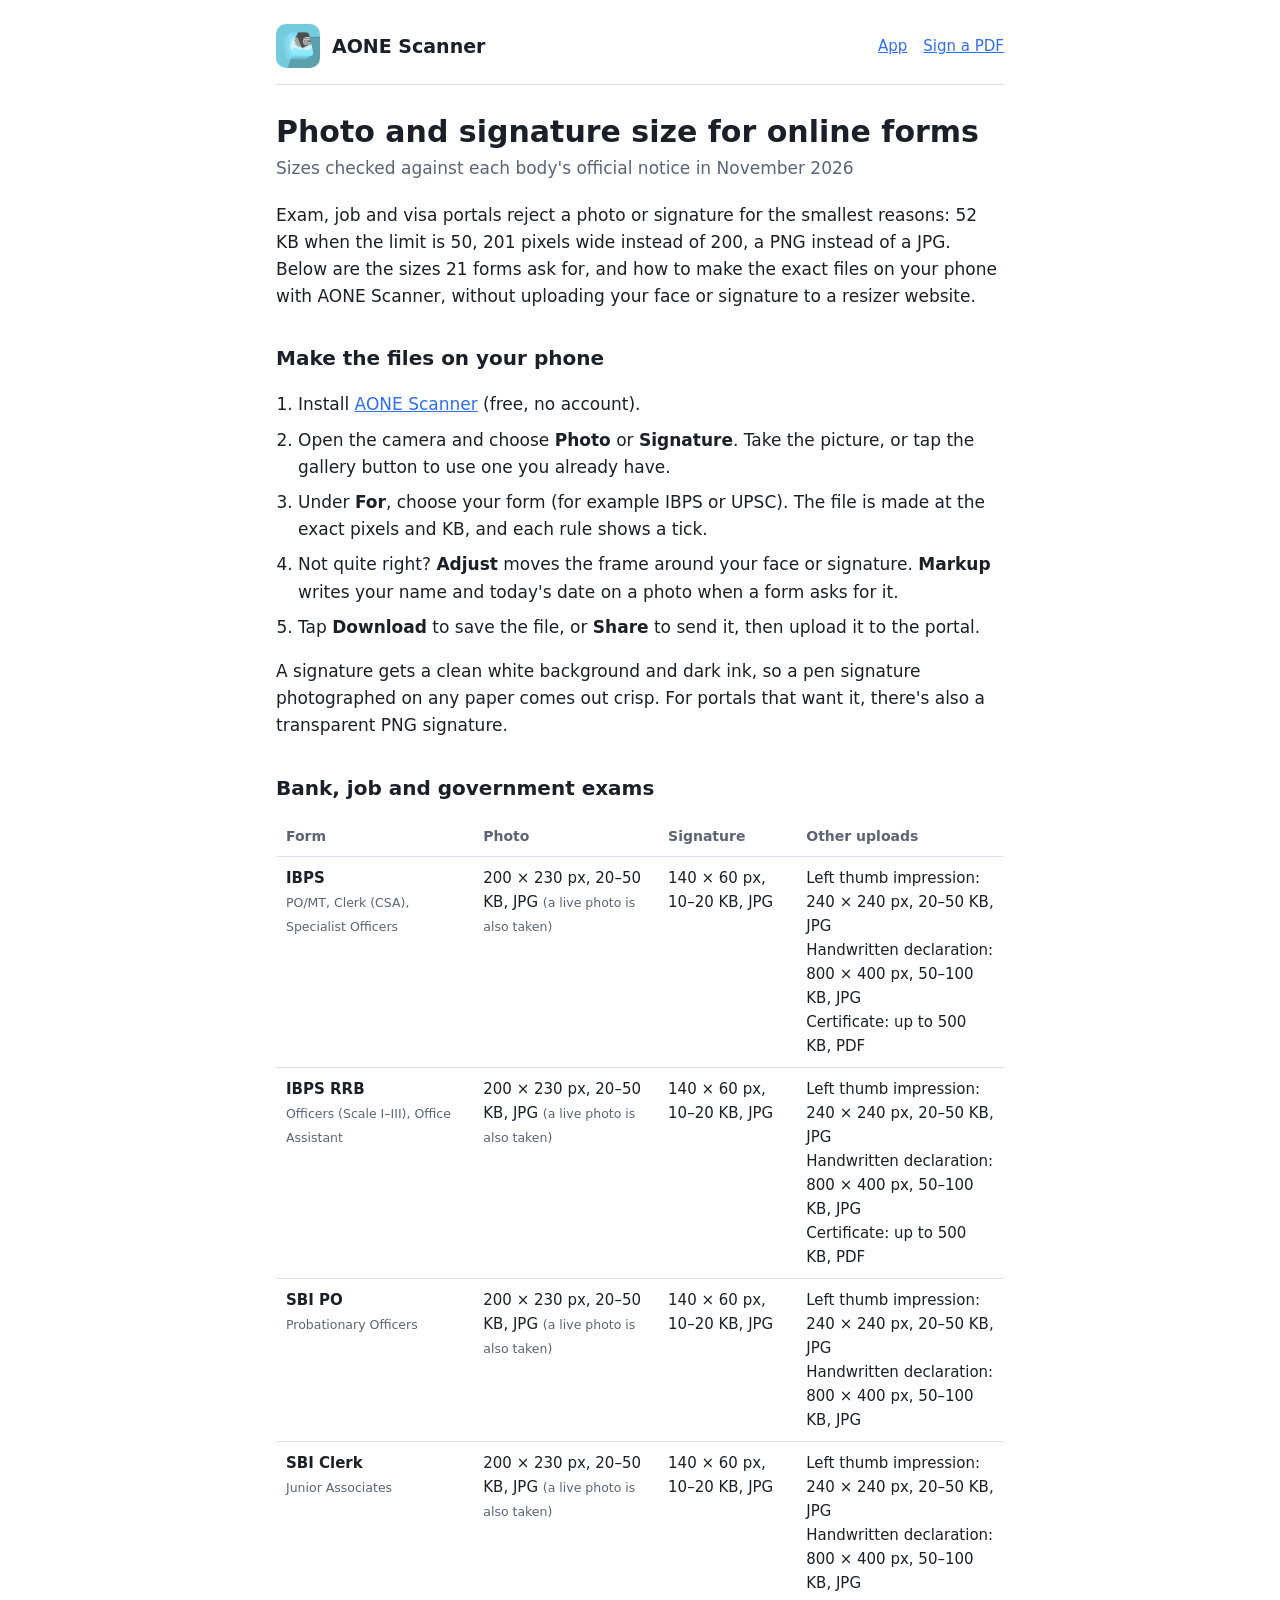
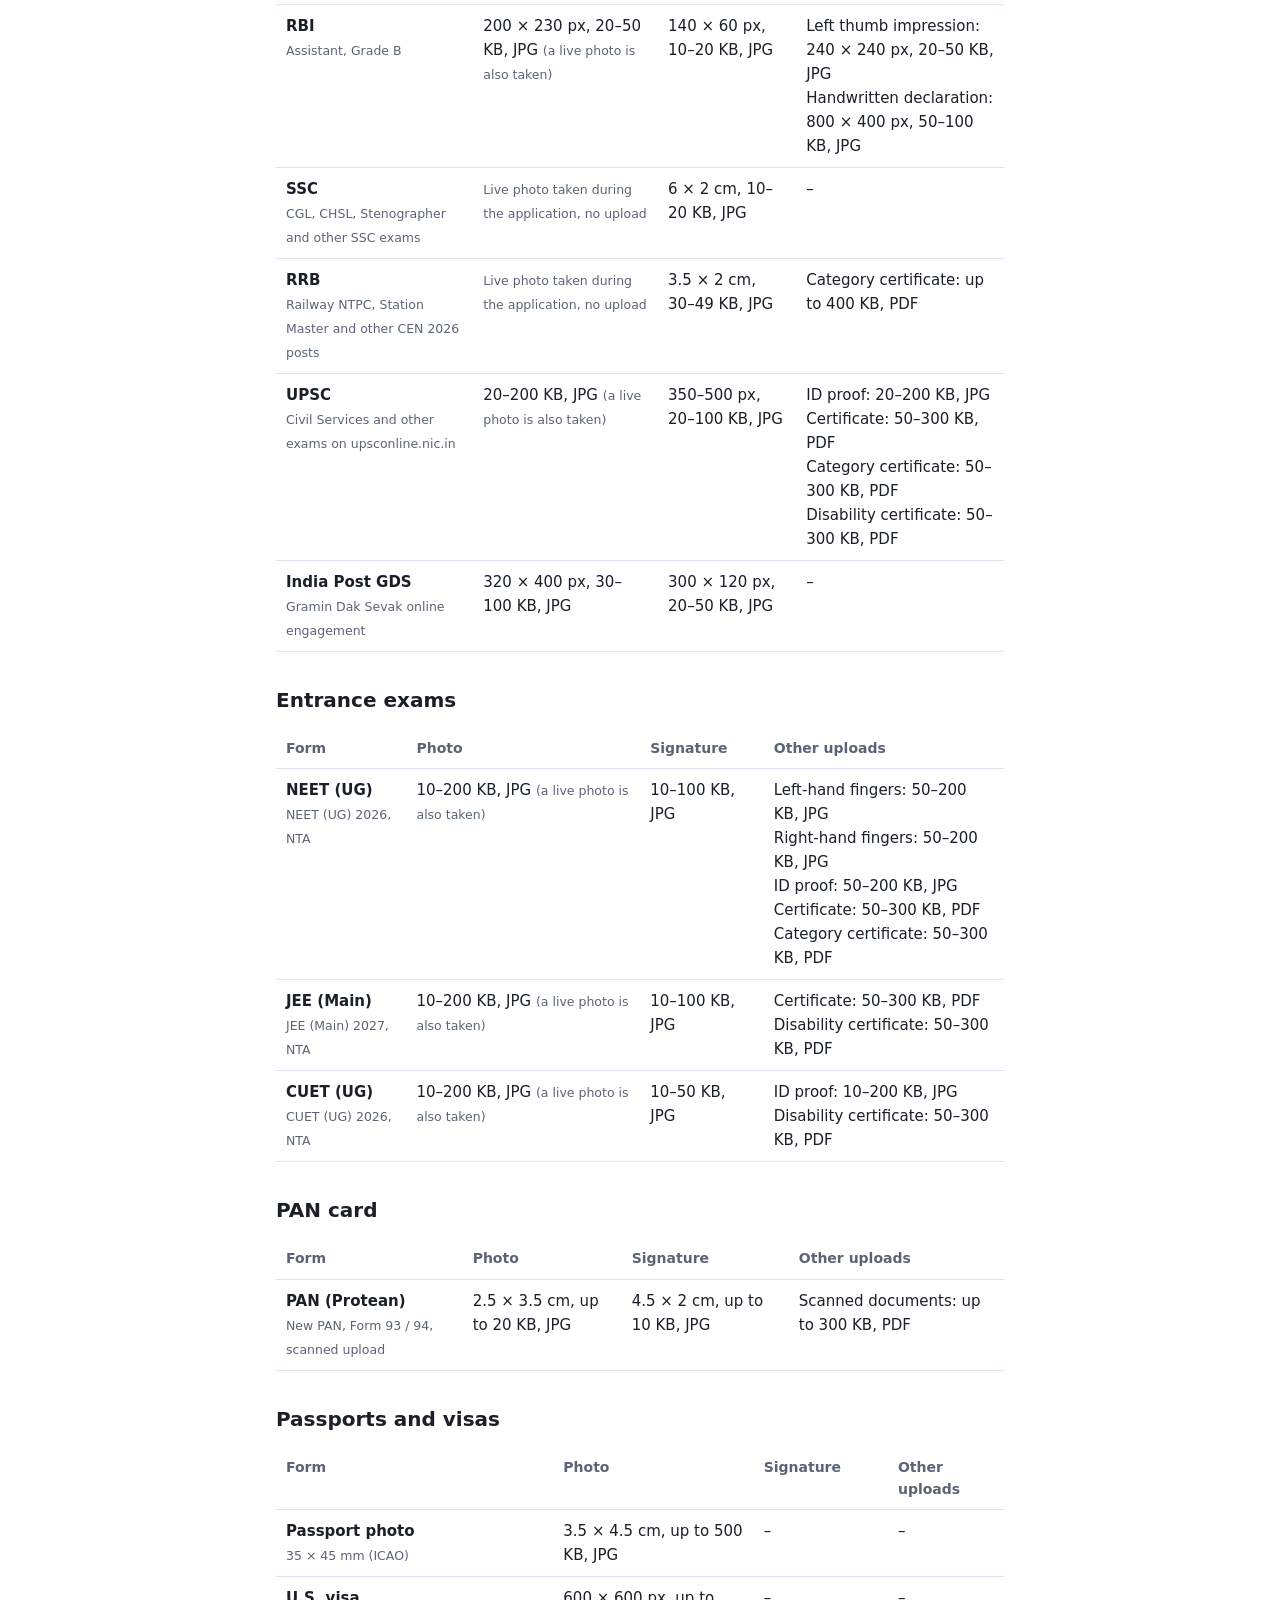
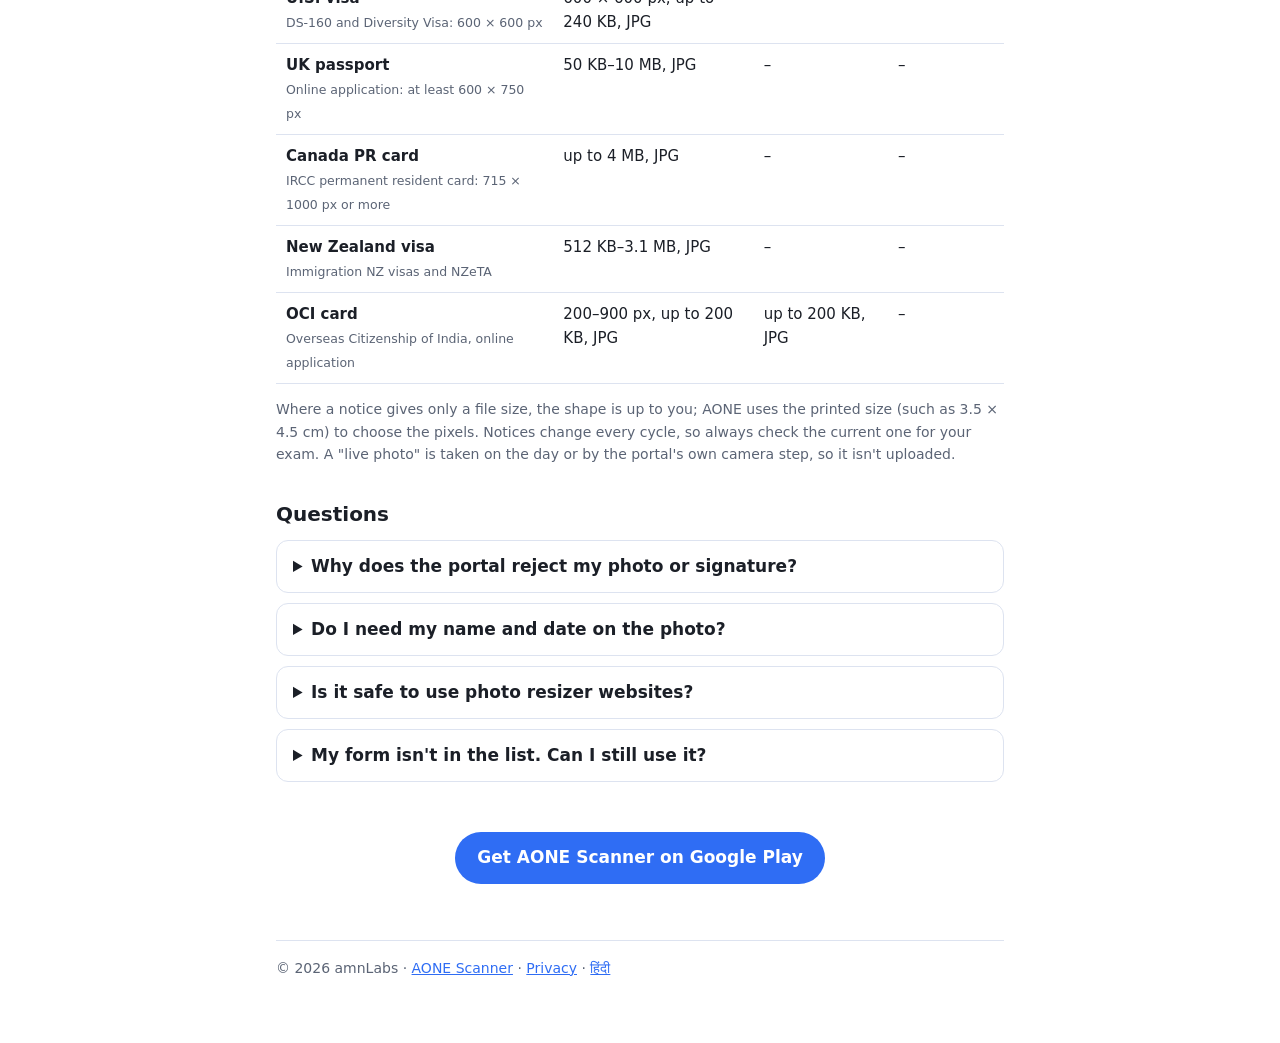
<file: form-photo-signature.html>
<!doctype html>
<html lang="en">
<head>
  <meta charset="utf-8">
  <meta name="viewport" content="width=device-width, initial-scale=1">
  <title>Photo and Signature Size in KB for SSC, IBPS, UPSC, NEET and Visa Forms</title>
  <meta name="description" content="Exact photo and signature sizes (pixels and KB) for IBPS, SBI, RBI, SSC, RRB, UPSC, NEET, JEE, CUET, PAN, passport and visa forms, and how to make them on your phone without uploading them anywhere.">
  <link rel="canonical" href="https://amn-max.github.io/aonescanner/form-photo-signature.html">
  <link rel="icon" href="icon.png">
  <link rel="stylesheet" href="style.css">
  <meta property="og:type" content="article">
  <meta property="og:title" content="Photo and signature size for online forms">
  <meta property="og:description" content="Pixels and KB for 21 exam, job, PAN, passport and visa forms, and how to make them on your phone.">
  <meta property="og:url" content="https://amn-max.github.io/aonescanner/form-photo-signature.html">
  <meta property="og:image" content="https://amn-max.github.io/aonescanner/img/og.jpg">
  <script type="application/ld+json">
  {
    "@context": "https://schema.org",
    "@graph": [
      {
        "@type": "Article",
        "headline": "Photo and signature size for online forms",
        "description": "Pixels and KB for IBPS, SBI, RBI, SSC, RRB, UPSC, India Post GDS, NEET, JEE, CUET, PAN, passport and visa forms, and how to make the files on an Android phone.",
        "datePublished": "2026-11-20",
        "dateModified": "2026-11-20",
        "author": { "@type": "Organization", "name": "amnLabs", "url": "https://amn-max.github.io/aonescanner/" },
        "publisher": { "@type": "Organization", "name": "amnLabs", "logo": { "@type": "ImageObject", "url": "https://amn-max.github.io/aonescanner/icon.png" } },
        "mainEntityOfPage": "https://amn-max.github.io/aonescanner/form-photo-signature.html",
        "about": { "@type": "MobileApplication", "name": "AONE Scanner", "operatingSystem": "Android", "url": "https://amn-max.github.io/aonescanner/" }
      },
      {
        "@type": "BreadcrumbList",
        "itemListElement": [
          { "@type": "ListItem", "position": 1, "name": "AONE Scanner", "item": "https://amn-max.github.io/aonescanner/" },
          { "@type": "ListItem", "position": 2, "name": "Photo and signature size for online forms", "item": "https://amn-max.github.io/aonescanner/form-photo-signature.html" }
        ]
      },
      {
        "@type": "FAQPage",
        "mainEntity": [
          { "@type": "Question", "name": "Why does the portal reject my photo or signature?",
            "acceptedAnswer": { "@type": "Answer", "text": "Usually the file is outside the KB range, the pixels don't match, or it isn't a JPG. Some portals also check for a light background and a recent colour photo. Make the file at the form's exact size and KB range, and keep the background plain." } },
          { "@type": "Question", "name": "Do I need my name and date on the photo?",
            "acceptedAnswer": { "@type": "Answer", "text": "Only if the form's notice asks for it; many don't. When it does, open the photo in AONE Scanner, tap Markup and use Today's date and My name, then make the file again." } },
          { "@type": "Question", "name": "Is it safe to use photo resizer websites?",
            "acceptedAnswer": { "@type": "Answer", "text": "Resizer websites upload your face, signature and ID documents to someone else's server. AONE Scanner makes the files on your phone, so they don't leave it until you upload them to the portal." } },
          { "@type": "Question", "name": "My form isn't in the list. Can I still use it?",
            "acceptedAnswer": { "@type": "Answer", "text": "Yes. Choose My own size and enter the pixels and the KB range from the form's notice. AONE remembers it for next time." } }
        ]
      }
    ]
  }
  </script>
</head>
<body>
<main>
  <header>
    <img src="icon.png" alt="">
    <a class="name" href="./">AONE Scanner</a>
    <nav><a href="./">App</a><a href="sign-pdf.html">Sign a PDF</a></nav>
  </header>

  <h1>Photo and signature size for online forms</h1>
  <p class="date">Sizes checked against each body's official notice in November 2026</p>

  <p>Exam, job and visa portals reject a photo or signature for the smallest reasons: 52 KB when the
    limit is 50, 201 pixels wide instead of 200, a PNG instead of a JPG. Below are the sizes 21 forms
    ask for, and how to make the exact files on your phone with AONE Scanner, without uploading your
    face or signature to a resizer website.</p>

  <h2>Make the files on your phone</h2>
  <ol class="steps">
    <li>Install <a href="https://play.google.com/store/apps/details?id=com.aonescan.scanner">AONE Scanner</a> (free, no account).</li>
    <li>Open the camera and choose <strong>Photo</strong> or <strong>Signature</strong>. Take the picture, or tap the gallery button to use one you already have.</li>
    <li>Under <strong>For</strong>, choose your form (for example IBPS or UPSC). The file is made at the exact pixels and KB, and each rule shows a tick.</li>
    <li>Not quite right? <strong>Adjust</strong> moves the frame around your face or signature. <strong>Markup</strong> writes your name and today's date on a photo when a form asks for it.</li>
    <li>Tap <strong>Download</strong> to save the file, or <strong>Share</strong> to send it, then upload it to the portal.</li>
  </ol>
  <p>A signature gets a clean white background and dark ink, so a pen signature photographed on any
    paper comes out crisp. For portals that want it, there's also a transparent PNG signature.</p>

  <h2>Bank, job and government exams</h2>
  <div class="table-wrap"><table class="forms-table">
    <thead><tr><th>Form</th><th>Photo</th><th>Signature</th><th>Other uploads</th></tr></thead>
    <tbody>
      <tr><td><strong>IBPS</strong><br><small>PO/MT, Clerk (CSA), Specialist Officers</small></td><td data-label="Photo">200 × 230 px, 20–50 KB, JPG <small>(a live photo is also taken)</small></td><td data-label="Signature">140 × 60 px, 10–20 KB, JPG</td><td data-label="Other uploads">Left thumb impression: 240 × 240 px, 20–50 KB, JPG<br>Handwritten declaration: 800 × 400 px, 50–100 KB, JPG<br>Certificate: up to 500 KB, PDF</td></tr>
      <tr><td><strong>IBPS RRB</strong><br><small>Officers (Scale I–III), Office Assistant</small></td><td data-label="Photo">200 × 230 px, 20–50 KB, JPG <small>(a live photo is also taken)</small></td><td data-label="Signature">140 × 60 px, 10–20 KB, JPG</td><td data-label="Other uploads">Left thumb impression: 240 × 240 px, 20–50 KB, JPG<br>Handwritten declaration: 800 × 400 px, 50–100 KB, JPG<br>Certificate: up to 500 KB, PDF</td></tr>
      <tr><td><strong>SBI PO</strong><br><small>Probationary Officers</small></td><td data-label="Photo">200 × 230 px, 20–50 KB, JPG <small>(a live photo is also taken)</small></td><td data-label="Signature">140 × 60 px, 10–20 KB, JPG</td><td data-label="Other uploads">Left thumb impression: 240 × 240 px, 20–50 KB, JPG<br>Handwritten declaration: 800 × 400 px, 50–100 KB, JPG</td></tr>
      <tr><td><strong>SBI Clerk</strong><br><small>Junior Associates</small></td><td data-label="Photo">200 × 230 px, 20–50 KB, JPG <small>(a live photo is also taken)</small></td><td data-label="Signature">140 × 60 px, 10–20 KB, JPG</td><td data-label="Other uploads">Left thumb impression: 240 × 240 px, 20–50 KB, JPG<br>Handwritten declaration: 800 × 400 px, 50–100 KB, JPG</td></tr>
      <tr><td><strong>RBI</strong><br><small>Assistant, Grade B</small></td><td data-label="Photo">200 × 230 px, 20–50 KB, JPG <small>(a live photo is also taken)</small></td><td data-label="Signature">140 × 60 px, 10–20 KB, JPG</td><td data-label="Other uploads">Left thumb impression: 240 × 240 px, 20–50 KB, JPG<br>Handwritten declaration: 800 × 400 px, 50–100 KB, JPG</td></tr>
      <tr><td><strong>SSC</strong><br><small>CGL, CHSL, Stenographer and other SSC exams</small></td><td data-label="Photo"><small>Live photo taken during the application, no upload</small></td><td data-label="Signature">6 × 2 cm, 10–20 KB, JPG</td><td data-label="Other uploads">–</td></tr>
      <tr><td><strong>RRB</strong><br><small>Railway NTPC, Station Master and other CEN 2026 posts</small></td><td data-label="Photo"><small>Live photo taken during the application, no upload</small></td><td data-label="Signature">3.5 × 2 cm, 30–49 KB, JPG</td><td data-label="Other uploads">Category certificate: up to 400 KB, PDF</td></tr>
      <tr><td><strong>UPSC</strong><br><small>Civil Services and other exams on upsconline.nic.in</small></td><td data-label="Photo">20–200 KB, JPG <small>(a live photo is also taken)</small></td><td data-label="Signature">350–500 px, 20–100 KB, JPG</td><td data-label="Other uploads">ID proof: 20–200 KB, JPG<br>Certificate: 50–300 KB, PDF<br>Category certificate: 50–300 KB, PDF<br>Disability certificate: 50–300 KB, PDF</td></tr>
      <tr><td><strong>India Post GDS</strong><br><small>Gramin Dak Sevak online engagement</small></td><td data-label="Photo">320 × 400 px, 30–100 KB, JPG</td><td data-label="Signature">300 × 120 px, 20–50 KB, JPG</td><td data-label="Other uploads">–</td></tr>
    </tbody>
  </table></div>

  <h2>Entrance exams</h2>
  <div class="table-wrap"><table class="forms-table">
    <thead><tr><th>Form</th><th>Photo</th><th>Signature</th><th>Other uploads</th></tr></thead>
    <tbody>
      <tr><td><strong>NEET (UG)</strong><br><small>NEET (UG) 2026, NTA</small></td><td data-label="Photo">10–200 KB, JPG <small>(a live photo is also taken)</small></td><td data-label="Signature">10–100 KB, JPG</td><td data-label="Other uploads">Left-hand fingers: 50–200 KB, JPG<br>Right-hand fingers: 50–200 KB, JPG<br>ID proof: 50–200 KB, JPG<br>Certificate: 50–300 KB, PDF<br>Category certificate: 50–300 KB, PDF</td></tr>
      <tr><td><strong>JEE (Main)</strong><br><small>JEE (Main) 2027, NTA</small></td><td data-label="Photo">10–200 KB, JPG <small>(a live photo is also taken)</small></td><td data-label="Signature">10–100 KB, JPG</td><td data-label="Other uploads">Certificate: 50–300 KB, PDF<br>Disability certificate: 50–300 KB, PDF</td></tr>
      <tr><td><strong>CUET (UG)</strong><br><small>CUET (UG) 2026, NTA</small></td><td data-label="Photo">10–200 KB, JPG <small>(a live photo is also taken)</small></td><td data-label="Signature">10–50 KB, JPG</td><td data-label="Other uploads">ID proof: 10–200 KB, JPG<br>Disability certificate: 50–300 KB, PDF</td></tr>
    </tbody>
  </table></div>

  <h2>PAN card</h2>
  <div class="table-wrap"><table class="forms-table">
    <thead><tr><th>Form</th><th>Photo</th><th>Signature</th><th>Other uploads</th></tr></thead>
    <tbody>
      <tr><td><strong>PAN (Protean)</strong><br><small>New PAN, Form 93 / 94, scanned upload</small></td><td data-label="Photo">2.5 × 3.5 cm, up to 20 KB, JPG</td><td data-label="Signature">4.5 × 2 cm, up to 10 KB, JPG</td><td data-label="Other uploads">Scanned documents: up to 300 KB, PDF</td></tr>
    </tbody>
  </table></div>

  <h2>Passports and visas</h2>
  <div class="table-wrap"><table class="forms-table">
    <thead><tr><th>Form</th><th>Photo</th><th>Signature</th><th>Other uploads</th></tr></thead>
    <tbody>
      <tr><td><strong>Passport photo</strong><br><small>35 × 45 mm (ICAO)</small></td><td data-label="Photo">3.5 × 4.5 cm, up to 500 KB, JPG</td><td data-label="Signature">–</td><td data-label="Other uploads">–</td></tr>
      <tr><td><strong>U.S. visa</strong><br><small>DS-160 and Diversity Visa: 600 × 600 px</small></td><td data-label="Photo">600 × 600 px, up to 240 KB, JPG</td><td data-label="Signature">–</td><td data-label="Other uploads">–</td></tr>
      <tr><td><strong>UK passport</strong><br><small>Online application: at least 600 × 750 px</small></td><td data-label="Photo">50 KB–10 MB, JPG</td><td data-label="Signature">–</td><td data-label="Other uploads">–</td></tr>
      <tr><td><strong>Canada PR card</strong><br><small>IRCC permanent resident card: 715 × 1000 px or more</small></td><td data-label="Photo">up to 4 MB, JPG</td><td data-label="Signature">–</td><td data-label="Other uploads">–</td></tr>
      <tr><td><strong>New Zealand visa</strong><br><small>Immigration NZ visas and NZeTA</small></td><td data-label="Photo">512 KB–3.1 MB, JPG</td><td data-label="Signature">–</td><td data-label="Other uploads">–</td></tr>
      <tr><td><strong>OCI card</strong><br><small>Overseas Citizenship of India, online application</small></td><td data-label="Photo">200–900 px, up to 200 KB, JPG</td><td data-label="Signature">up to 200 KB, JPG</td><td data-label="Other uploads">–</td></tr>
    </tbody>
  </table></div>

  <p class="note">Where a notice gives only a file size, the shape is up to you; AONE uses the
    printed size (such as 3.5 × 4.5 cm) to choose the pixels. Notices change every cycle, so always check
    the current one for your exam. A "live photo" is taken on the day or by the portal's own camera
    step, so it isn't uploaded.</p>

  <h2>Questions</h2>
  <details>
    <summary>Why does the portal reject my photo or signature?</summary>
    <p>Usually the file is outside the KB range, the pixels don't match, or it isn't a JPG. Some portals
      also check for a light background and a recent colour photo. Make the file at the form's exact size
      and KB range, and keep the background plain.</p>
  </details>
  <details>
    <summary>Do I need my name and date on the photo?</summary>
    <p>Only if the form's notice asks for it; many don't. When it does, open the photo in AONE Scanner,
      tap Markup and use Today's date and My name, then make the file again.</p>
  </details>
  <details>
    <summary>Is it safe to use photo resizer websites?</summary>
    <p>Resizer websites upload your face, signature and ID documents to someone else's server. AONE
      Scanner makes the files on your phone, so they don't leave it until you upload them to the portal.</p>
  </details>
  <details>
    <summary>My form isn't in the list. Can I still use it?</summary>
    <p>Yes. Choose My own size and enter the pixels and the KB range from the form's notice. AONE
      remembers it for next time.</p>
  </details>

  <section class="hero">
    <a class="button" href="https://play.google.com/store/apps/details?id=com.aonescan.scanner">Get AONE Scanner on Google Play</a>
  </section>
  <footer>© 2026 amnLabs · <a href="./">AONE Scanner</a> · <a href="privacy.html">Privacy</a> · <a href="hi.html">हिंदी</a></footer>
</main>
</body>
</html>
</file>
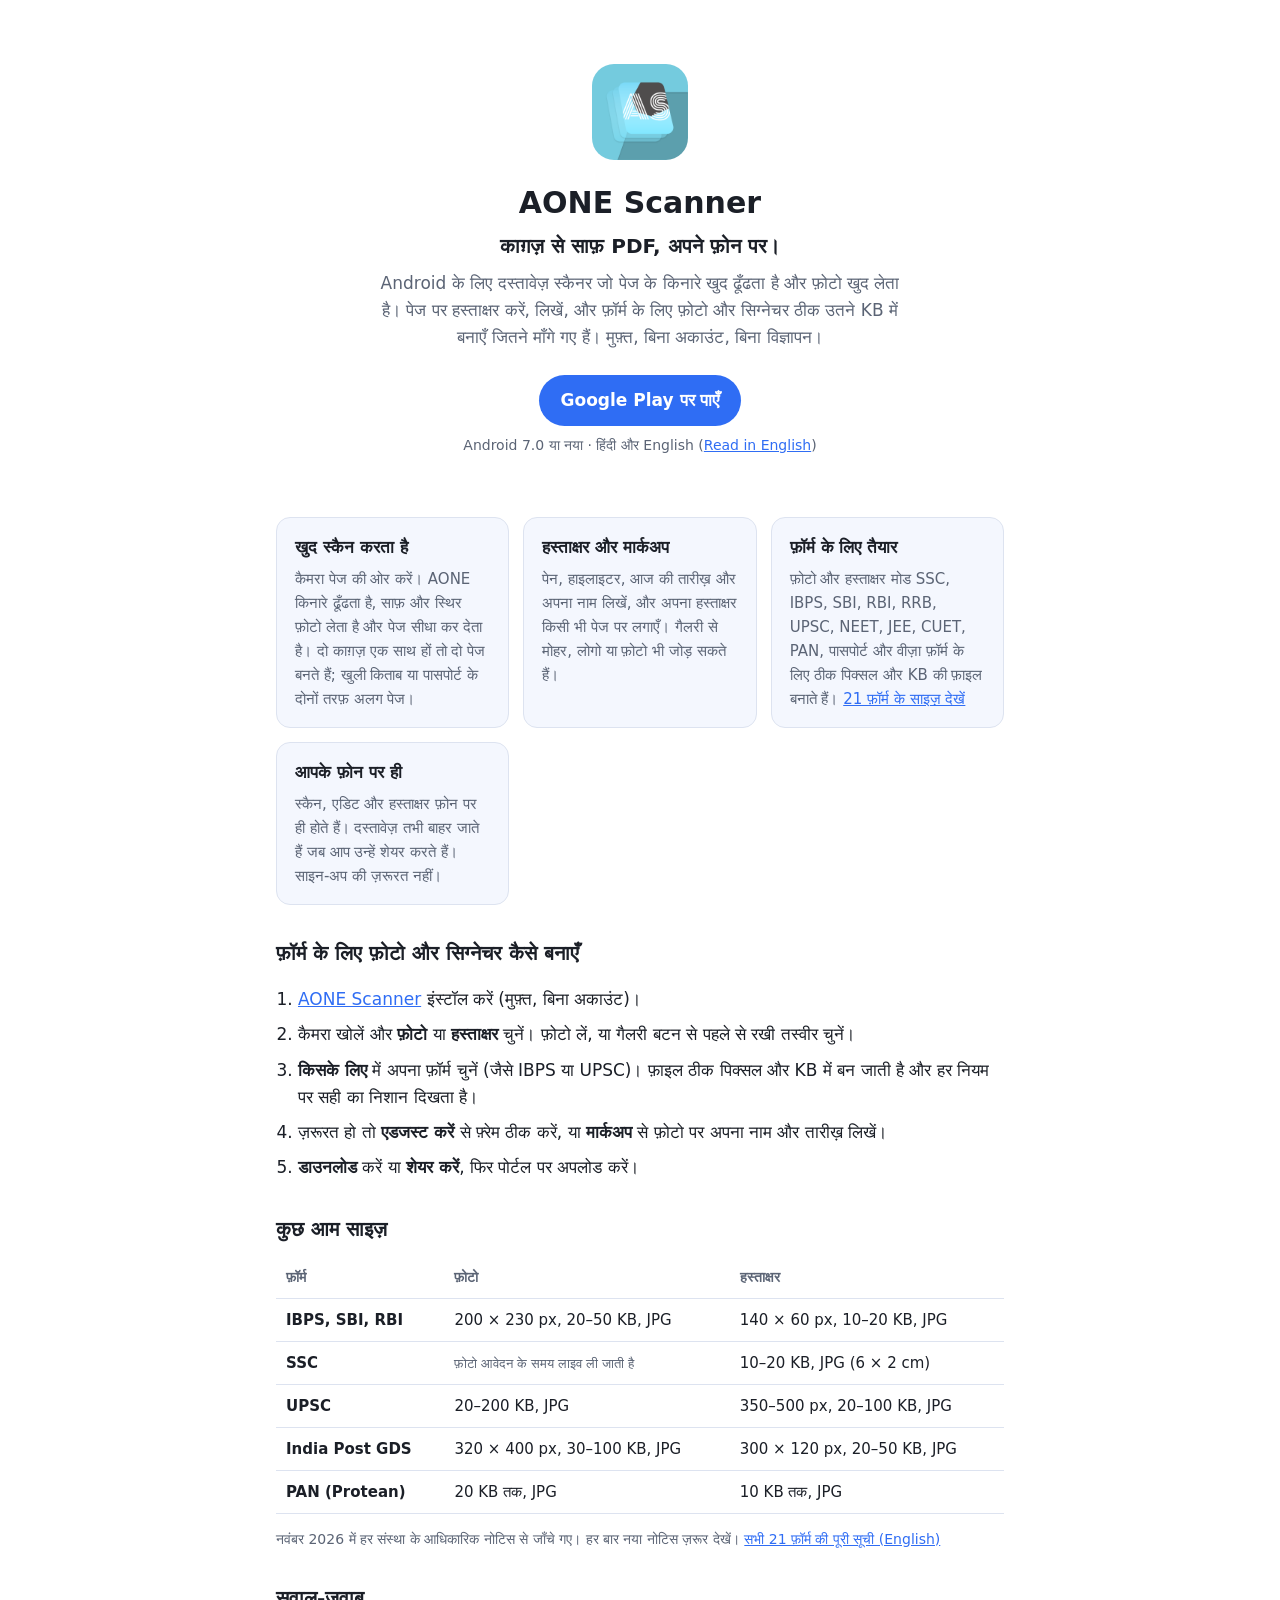
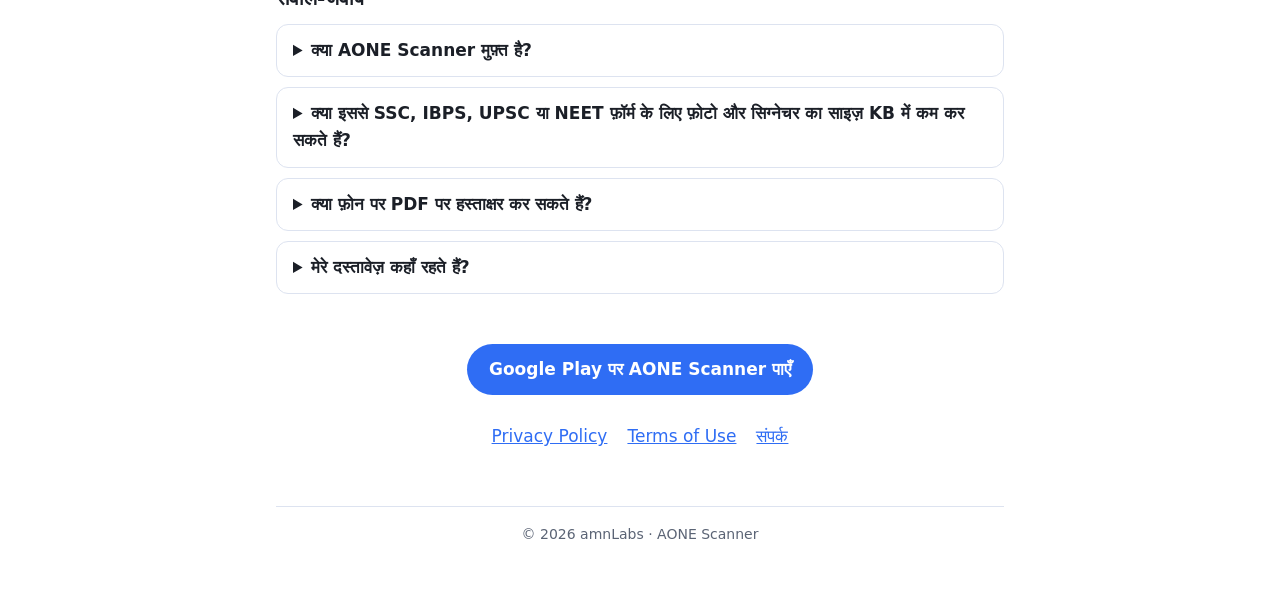
<file: hi.html>
<!doctype html>
<html lang="hi">
<head>
  <meta charset="utf-8">
  <meta name="viewport" content="width=device-width, initial-scale=1">
  <title>AONE Scanner: PDF स्कैनर, PDF पर हस्ताक्षर, फ़ॉर्म के लिए फ़ोटो और सिग्नेचर साइज़</title>
  <meta name="description" content="फ़ोन से दस्तावेज़ स्कैन करके साफ़ PDF बनाएँ, PDF पर हस्ताक्षर करें, और SSC, IBPS, UPSC, NEET व वीज़ा फ़ॉर्म के लिए फ़ोटो और सिग्नेचर ठीक उतने KB में बनाएँ। मुफ़्त, बिना अकाउंट, बिना विज्ञापन।">
  <link rel="canonical" href="https://amn-max.github.io/aonescanner/hi.html">
  <link rel="alternate" hreflang="hi" href="https://amn-max.github.io/aonescanner/hi.html">
  <link rel="alternate" hreflang="en" href="https://amn-max.github.io/aonescanner/">
  <link rel="alternate" hreflang="x-default" href="https://amn-max.github.io/aonescanner/">
  <link rel="icon" href="icon.png">
  <link rel="stylesheet" href="style.css">
  <meta property="og:type" content="website">
  <meta property="og:locale" content="hi_IN">
  <meta property="og:title" content="AONE Scanner: PDF स्कैनर और हस्ताक्षर ऐप">
  <meta property="og:description" content="स्कैन करें, हस्ताक्षर करें, भेजें। फ़ॉर्म के लिए फ़ोटो और सिग्नेचर सही KB में। मुफ़्त, बिना अकाउंट।">
  <meta property="og:url" content="https://amn-max.github.io/aonescanner/hi.html">
  <meta property="og:image" content="https://amn-max.github.io/aonescanner/img/og.jpg">
  <script type="application/ld+json">
  {
    "@context": "https://schema.org",
    "@type": "FAQPage",
    "inLanguage": "hi",
    "mainEntity": [
      { "@type": "Question", "name": "क्या AONE Scanner मुफ़्त है?",
        "acceptedAnswer": { "@type": "Answer", "text": "हाँ। यह मुफ़्त है, इसमें न विज्ञापन हैं, न इन-ऐप खरीदारी, और न अकाउंट बनाना पड़ता है।" } },
      { "@type": "Question", "name": "क्या इससे SSC, IBPS, UPSC या NEET फ़ॉर्म के लिए फ़ोटो और सिग्नेचर का साइज़ KB में कम कर सकते हैं?",
        "acceptedAnswer": { "@type": "Answer", "text": "हाँ। कैमरे में फ़ोटो या हस्ताक्षर मोड चुनें (या गैलरी से तस्वीर लें), फ़ॉर्म चुनें, और AONE ठीक उतने पिक्सल और KB की फ़ाइल बना देता है जितनी वह फ़ॉर्म माँगता है, हर नियम की जाँच के साथ।" } },
      { "@type": "Question", "name": "क्या फ़ोन पर PDF पर हस्ताक्षर कर सकते हैं?",
        "acceptedAnswer": { "@type": "Answer", "text": "हाँ। PDF इंपोर्ट करें या काग़ज़ स्कैन करें, हस्ताक्षर बटन दबाएँ, एक बार अपना हस्ताक्षर बनाएँ या काग़ज़ से स्कैन करें, और उसे किसी भी पेज पर लगाएँ।" } },
      { "@type": "Question", "name": "मेरे दस्तावेज़ कहाँ रहते हैं?",
        "acceptedAnswer": { "@type": "Answer", "text": "आपके फ़ोन पर, ऐप की निजी स्टोरेज में। वे तभी बाहर जाते हैं जब आप उन्हें शेयर करते हैं या डाउनलोड में सेव करते हैं।" } }
    ]
  }
  </script>
</head>
<body>
<main>
  <section class="hero">
    <img src="icon.png" alt="AONE Scanner ऐप आइकन" width="96" height="96">
    <h1>AONE Scanner</h1>
    <p class="tagline">काग़ज़ से साफ़ PDF, अपने फ़ोन पर।</p>
    <p>Android के लिए दस्तावेज़ स्कैनर जो पेज के किनारे खुद ढूँढता है और फ़ोटो खुद लेता है। पेज पर
      हस्ताक्षर करें, लिखें, और फ़ॉर्म के लिए फ़ोटो और सिग्नेचर ठीक उतने KB में बनाएँ जितने माँगे गए
      हैं। मुफ़्त, बिना अकाउंट, बिना विज्ञापन।</p>
    <a class="button" href="https://play.google.com/store/apps/details?id=com.aonescan.scanner&amp;hl=hi">Google Play पर पाएँ</a>
    <p class="cta-note lang">Android 7.0 या नया · हिंदी और English (<a href="./">Read in English</a>)</p>
  </section>

  <div class="features">
    <div class="card">
      <h3>खुद स्कैन करता है</h3>
      <p>कैमरा पेज की ओर करें। AONE किनारे ढूँढता है, साफ़ और स्थिर फ़ोटो लेता है और पेज सीधा कर देता
        है। दो काग़ज़ एक साथ हों तो दो पेज बनते हैं; खुली किताब या पासपोर्ट के दोनों तरफ़ अलग पेज।</p>
    </div>
    <div class="card">
      <h3>हस्ताक्षर और मार्कअप</h3>
      <p>पेन, हाइलाइटर, आज की तारीख़ और अपना नाम लिखें, और अपना हस्ताक्षर किसी भी पेज पर लगाएँ।
        गैलरी से मोहर, लोगो या फ़ोटो भी जोड़ सकते हैं।</p>
    </div>
    <div class="card">
      <h3>फ़ॉर्म के लिए तैयार</h3>
      <p>फ़ोटो और हस्ताक्षर मोड SSC, IBPS, SBI, RBI, RRB, UPSC, NEET, JEE, CUET, PAN, पासपोर्ट और
        वीज़ा फ़ॉर्म के लिए ठीक पिक्सल और KB की फ़ाइल बनाते हैं। <a href="form-photo-signature.html">21 फ़ॉर्म के साइज़ देखें</a></p>
    </div>
    <div class="card">
      <h3>आपके फ़ोन पर ही</h3>
      <p>स्कैन, एडिट और हस्ताक्षर फ़ोन पर ही होते हैं। दस्तावेज़ तभी बाहर जाते हैं जब आप उन्हें शेयर
        करते हैं। साइन-अप की ज़रूरत नहीं।</p>
    </div>
  </div>

  <h2>फ़ॉर्म के लिए फ़ोटो और सिग्नेचर कैसे बनाएँ</h2>
  <ol class="steps">
    <li><a href="https://play.google.com/store/apps/details?id=com.aonescan.scanner&amp;hl=hi">AONE Scanner</a> इंस्टॉल करें (मुफ़्त, बिना अकाउंट)।</li>
    <li>कैमरा खोलें और <strong>फ़ोटो</strong> या <strong>हस्ताक्षर</strong> चुनें। फ़ोटो लें, या गैलरी बटन से पहले से रखी तस्वीर चुनें।</li>
    <li><strong>किसके लिए</strong> में अपना फ़ॉर्म चुनें (जैसे IBPS या UPSC)। फ़ाइल ठीक पिक्सल और KB में बन जाती है और हर नियम पर सही का निशान दिखता है।</li>
    <li>ज़रूरत हो तो <strong>एडजस्ट करें</strong> से फ़्रेम ठीक करें, या <strong>मार्कअप</strong> से फ़ोटो पर अपना नाम और तारीख़ लिखें।</li>
    <li><strong>डाउनलोड</strong> करें या <strong>शेयर करें</strong>, फिर पोर्टल पर अपलोड करें।</li>
  </ol>

  <h2>कुछ आम साइज़</h2>
  <div class="table-wrap"><table class="forms-table">
    <thead><tr><th>फ़ॉर्म</th><th>फ़ोटो</th><th>हस्ताक्षर</th></tr></thead>
    <tbody>
      <tr><td><strong>IBPS, SBI, RBI</strong></td><td data-label="फ़ोटो">200 × 230 px, 20–50 KB, JPG</td><td data-label="हस्ताक्षर">140 × 60 px, 10–20 KB, JPG</td></tr>
      <tr><td><strong>SSC</strong></td><td data-label="फ़ोटो"><small>फ़ोटो आवेदन के समय लाइव ली जाती है</small></td><td data-label="हस्ताक्षर">10–20 KB, JPG (6 × 2 cm)</td></tr>
      <tr><td><strong>UPSC</strong></td><td data-label="फ़ोटो">20–200 KB, JPG</td><td data-label="हस्ताक्षर">350–500 px, 20–100 KB, JPG</td></tr>
      <tr><td><strong>India Post GDS</strong></td><td data-label="फ़ोटो">320 × 400 px, 30–100 KB, JPG</td><td data-label="हस्ताक्षर">300 × 120 px, 20–50 KB, JPG</td></tr>
      <tr><td><strong>PAN (Protean)</strong></td><td data-label="फ़ोटो">20 KB तक, JPG</td><td data-label="हस्ताक्षर">10 KB तक, JPG</td></tr>
    </tbody>
  </table></div>
  <p class="note">नवंबर 2026 में हर संस्था के आधिकारिक नोटिस से जाँचे गए। हर बार नया नोटिस ज़रूर देखें।
    <a href="form-photo-signature.html">सभी 21 फ़ॉर्म की पूरी सूची (English)</a></p>

  <h2>सवाल-जवाब</h2>
  <details>
    <summary>क्या AONE Scanner मुफ़्त है?</summary>
    <p>हाँ। यह मुफ़्त है, इसमें न विज्ञापन हैं, न इन-ऐप खरीदारी, और न अकाउंट बनाना पड़ता है।</p>
  </details>
  <details>
    <summary>क्या इससे SSC, IBPS, UPSC या NEET फ़ॉर्म के लिए फ़ोटो और सिग्नेचर का साइज़ KB में कम कर सकते हैं?</summary>
    <p>हाँ। कैमरे में फ़ोटो या हस्ताक्षर मोड चुनें (या गैलरी से तस्वीर लें), फ़ॉर्म चुनें, और AONE ठीक
      उतने पिक्सल और KB की फ़ाइल बना देता है जितनी वह फ़ॉर्म माँगता है, हर नियम की जाँच के साथ।</p>
  </details>
  <details>
    <summary>क्या फ़ोन पर PDF पर हस्ताक्षर कर सकते हैं?</summary>
    <p>हाँ। PDF इंपोर्ट करें या काग़ज़ स्कैन करें, हस्ताक्षर बटन दबाएँ, एक बार अपना हस्ताक्षर बनाएँ या
      काग़ज़ से स्कैन करें, और उसे किसी भी पेज पर लगाएँ।</p>
  </details>
  <details>
    <summary>मेरे दस्तावेज़ कहाँ रहते हैं?</summary>
    <p>आपके फ़ोन पर, ऐप की निजी स्टोरेज में। वे तभी बाहर जाते हैं जब आप उन्हें शेयर करते हैं या
      डाउनलोड में सेव करते हैं।</p>
  </details>

  <section class="hero">
    <a class="button" href="https://play.google.com/store/apps/details?id=com.aonescan.scanner&amp;hl=hi">Google Play पर AONE Scanner पाएँ</a>
    <div class="links">
      <a href="privacy.html">Privacy Policy</a>
      <a href="terms.html">Terms of Use</a>
      <a href="mailto:amnlabs.official@gmail.com">संपर्क</a>
    </div>
  </section>
  <footer style="text-align:center">© 2026 amnLabs · AONE Scanner</footer>
</main>
</body>
</html>
</file>
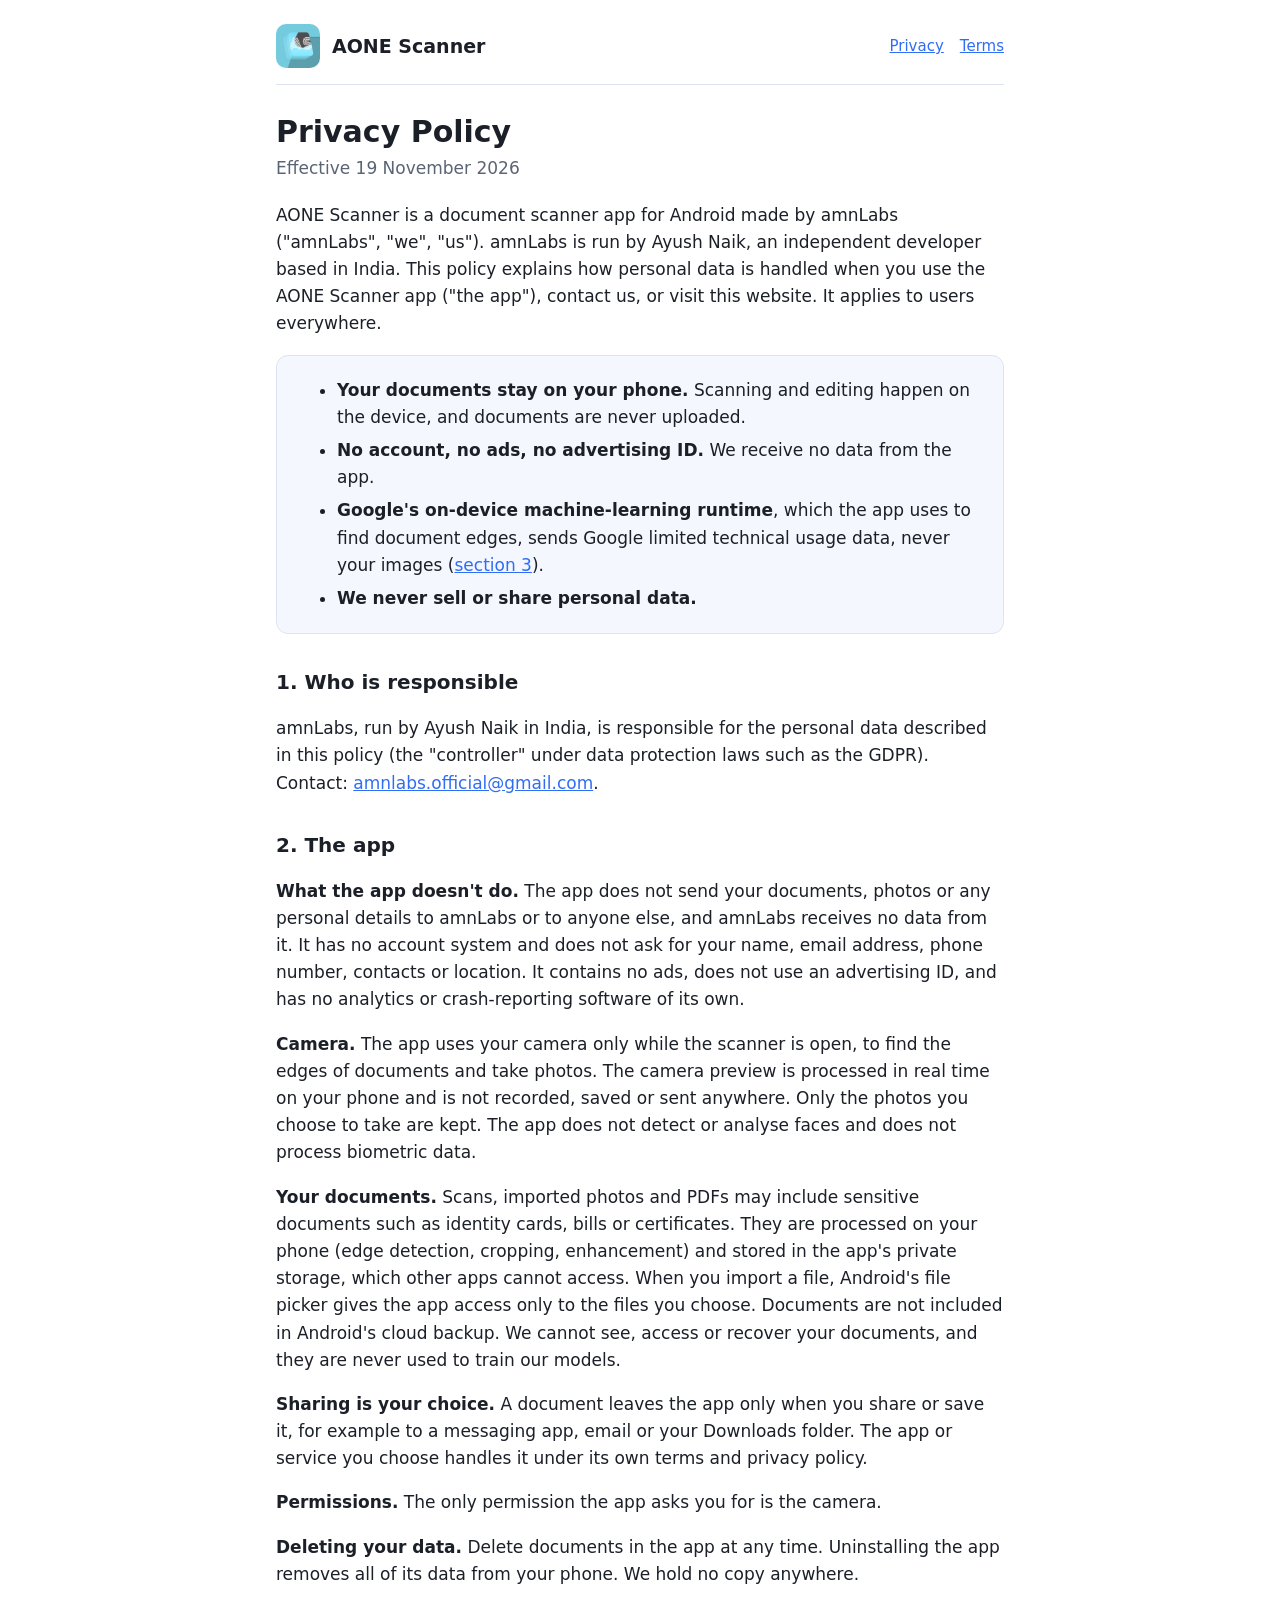
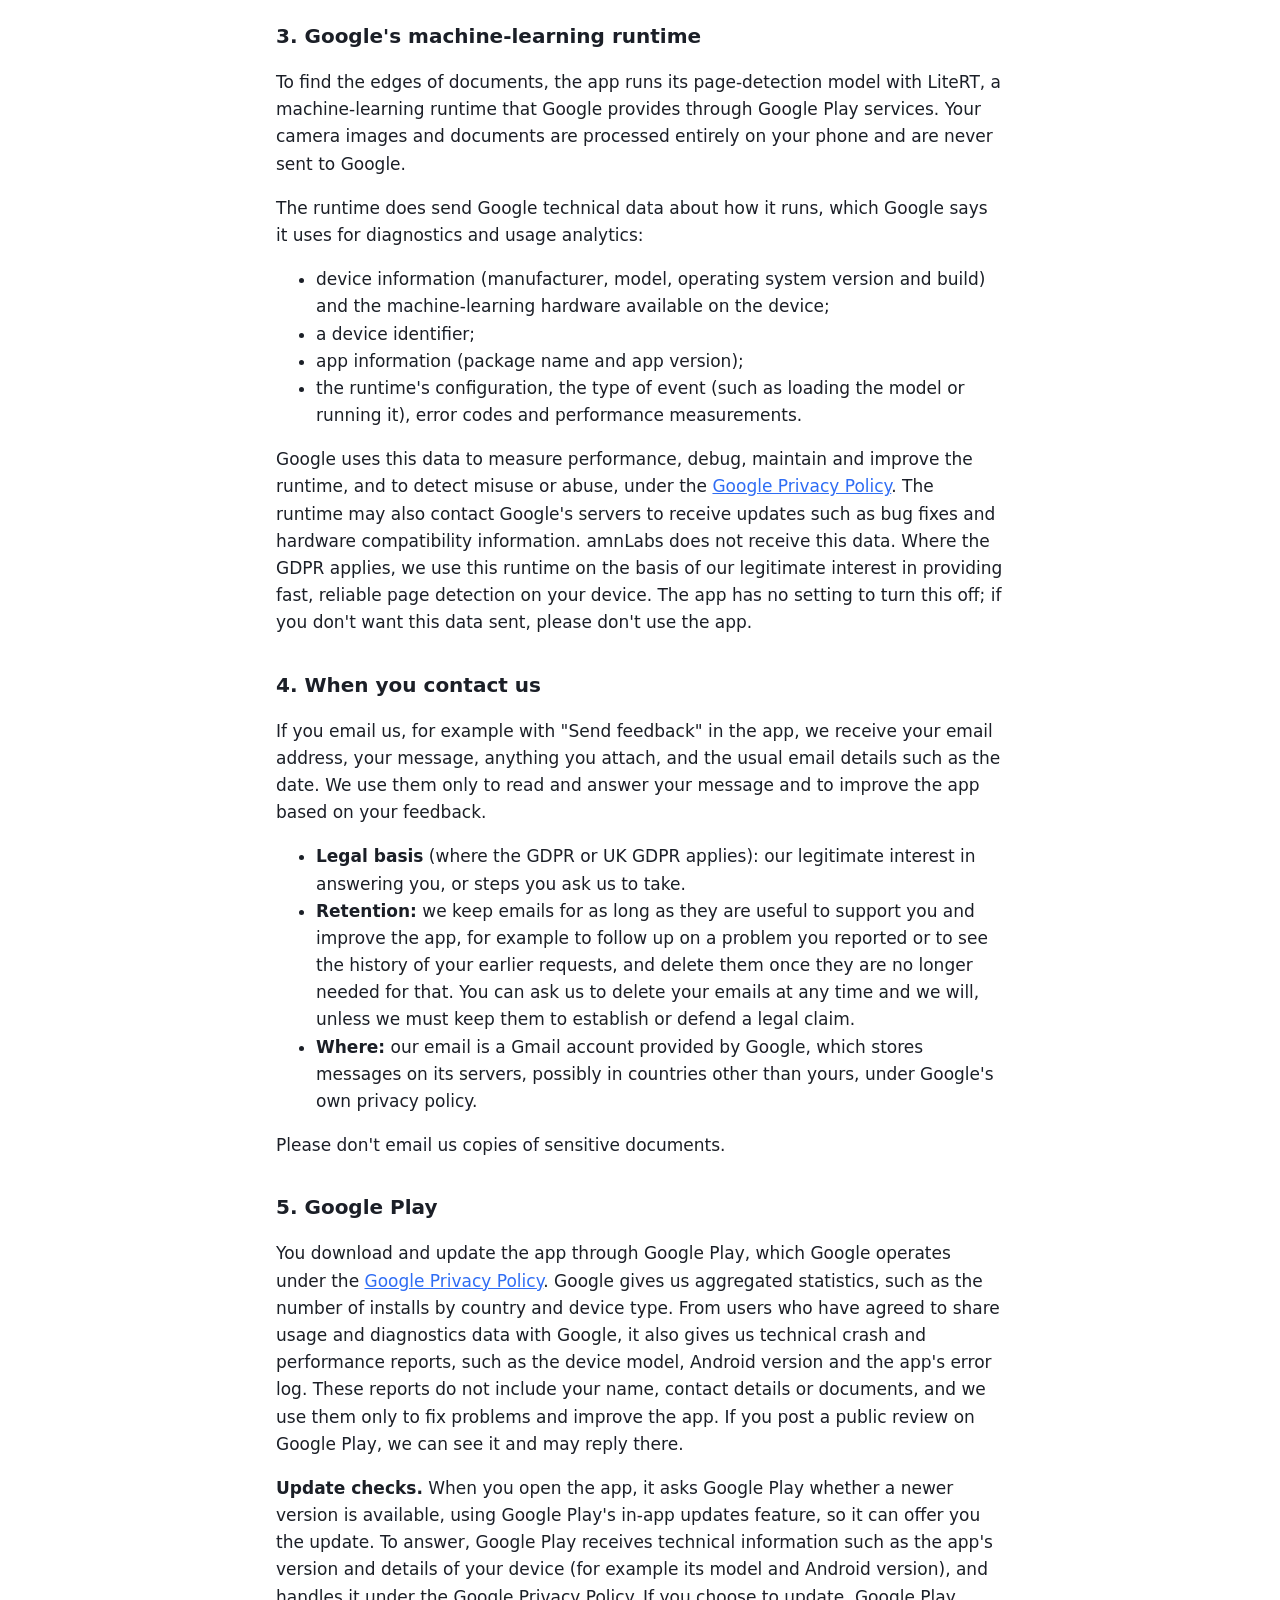
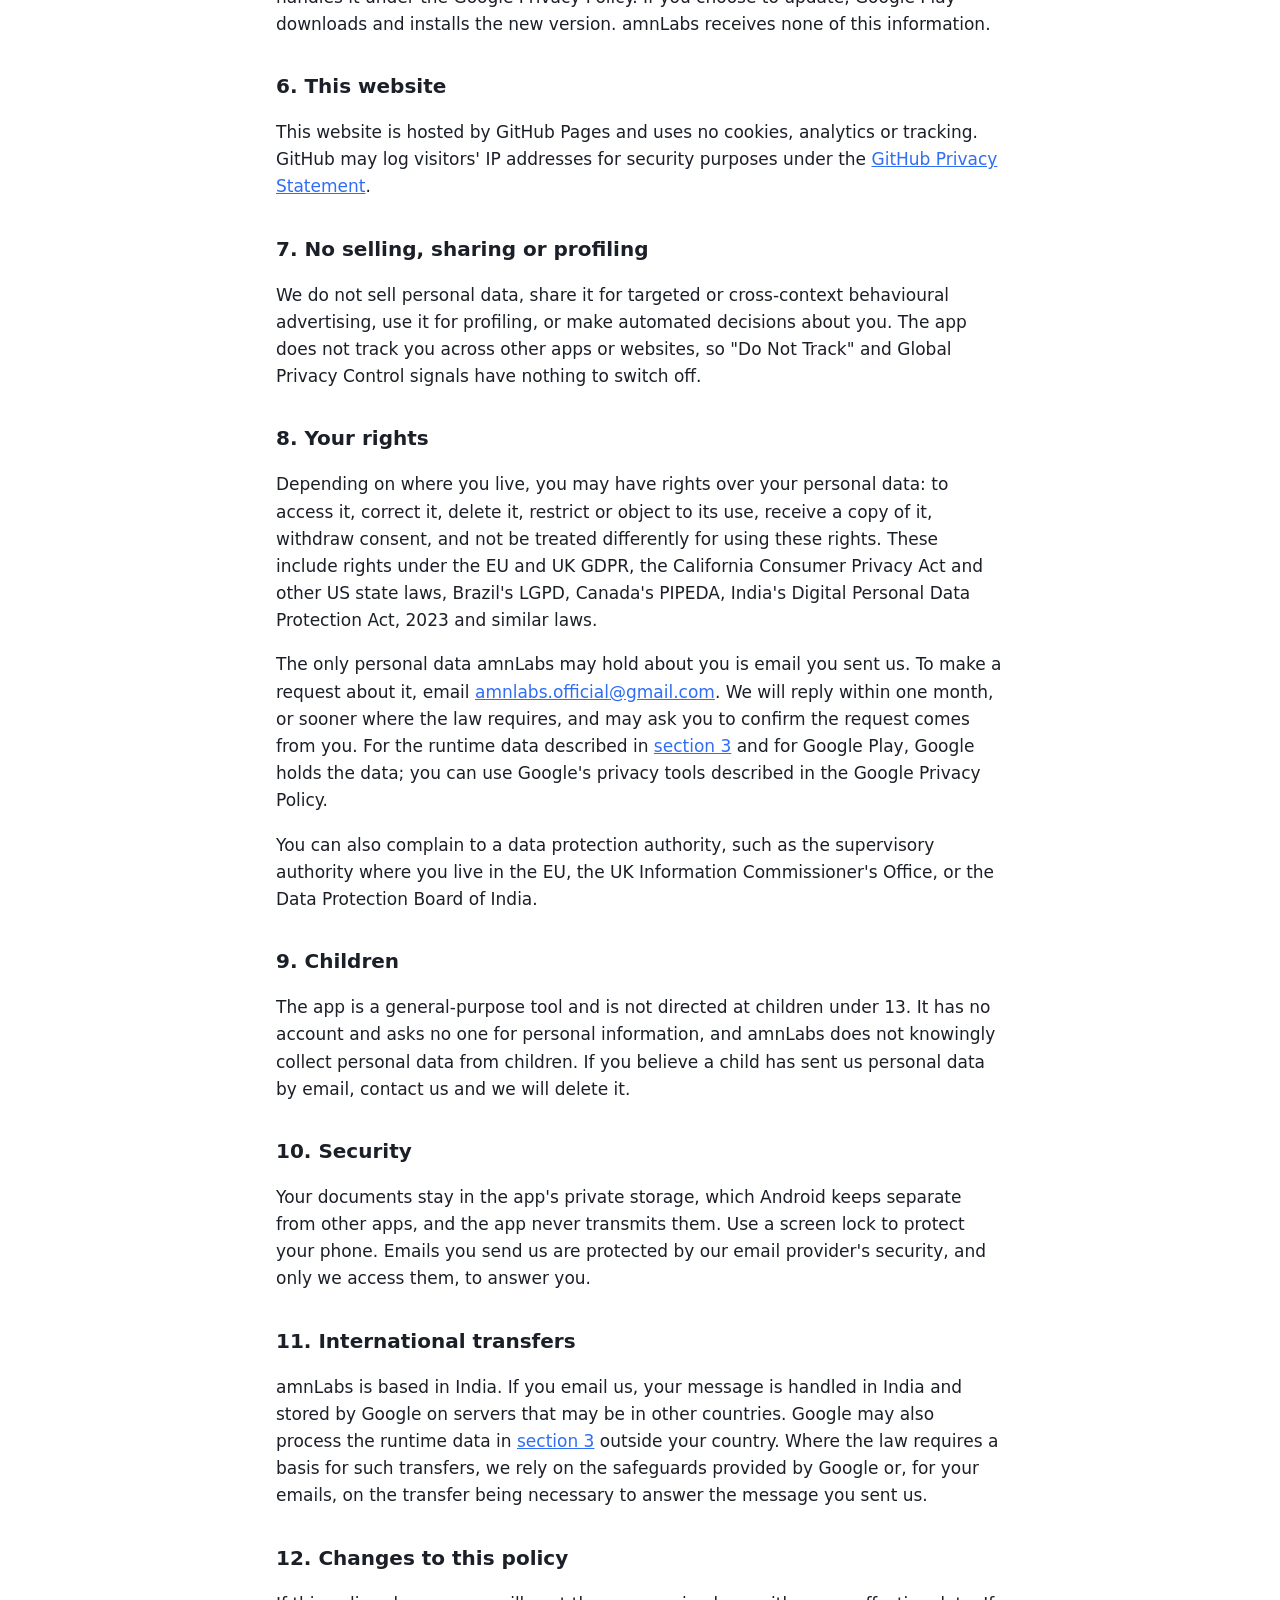
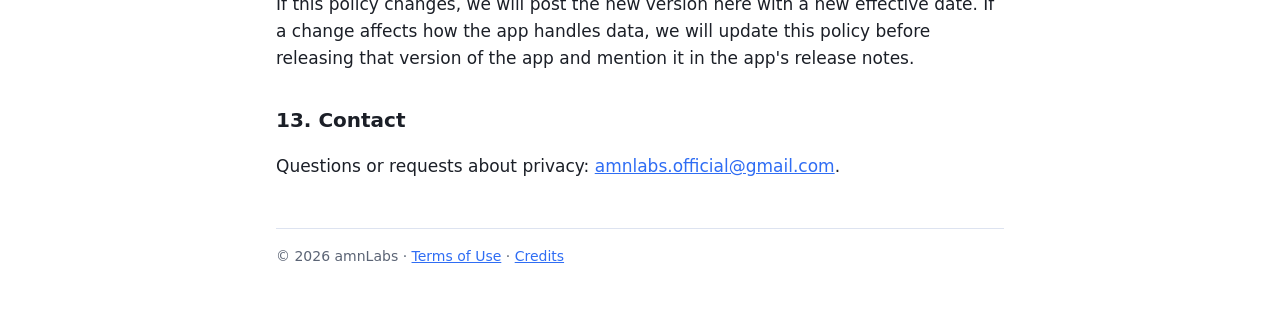
<file: privacy.html>
<!doctype html>
<html lang="en">
<head>
  <meta charset="utf-8">
  <meta name="viewport" content="width=device-width, initial-scale=1">
  <title>Privacy Policy · AONE Scanner</title>
  <meta name="description" content="Privacy policy of AONE Scanner, the document scanner app by amnLabs.">
  <link rel="icon" href="icon.png">
  <link rel="stylesheet" href="style.css">
</head>
<body>
<main>
  <header>
    <img src="icon.png" alt="">
    <a class="name" href="./">AONE Scanner</a>
    <nav><a href="privacy.html">Privacy</a><a href="terms.html">Terms</a></nav>
  </header>

  <h1>Privacy Policy</h1>
  <p class="date">Effective 19 November 2026</p>

  <p>AONE Scanner is a document scanner app for Android made by amnLabs ("amnLabs", "we", "us").
    amnLabs is run by Ayush Naik, an independent developer based in India. This policy explains how
    personal data is handled when you use the AONE Scanner app ("the app"), contact us, or visit this
    website. It applies to users everywhere.</p>

  <div class="summary">
    <ul>
      <li><strong>Your documents stay on your phone.</strong> Scanning and editing happen on the device, and documents are never uploaded.</li>
      <li><strong>No account, no ads, no advertising ID.</strong> We receive no data from the app.</li>
      <li><strong>Google's on-device machine-learning runtime</strong>, which the app uses to find document edges, sends Google limited technical usage data, never your images (<a href="#runtime">section 3</a>).</li>
      <li><strong>We never sell or share personal data.</strong></li>
    </ul>
  </div>

  <h2>1. Who is responsible</h2>
  <p>amnLabs, run by Ayush Naik in India, is responsible for the personal data described in this
    policy (the "controller" under data protection laws such as the GDPR). Contact:
    <a href="mailto:amnlabs.official@gmail.com">amnlabs.official@gmail.com</a>.</p>

  <h2>2. The app</h2>
  <p><strong>What the app doesn't do.</strong> The app does not send your documents, photos or any
    personal details to amnLabs or to anyone else, and amnLabs receives no data from it. It has no
    account system and does not ask for your name, email address, phone number, contacts or location.
    It contains no ads, does not use an advertising ID, and has no analytics or crash-reporting software
    of its own.</p>
  <p><strong>Camera.</strong> The app uses your camera only while the scanner is open, to find the
    edges of documents and take photos. The camera preview is processed in real time on your phone and
    is not recorded, saved or sent anywhere. Only the photos you choose to take are kept. The app does
    not detect or analyse faces and does not process biometric data.</p>
  <p><strong>Your documents.</strong> Scans, imported photos and PDFs may include sensitive documents
    such as identity cards, bills or certificates. They are processed on your phone (edge detection,
    cropping, enhancement) and stored in the app's private storage, which other apps cannot access.
    When you import a file, Android's file picker gives the app access only to the files you choose.
    Documents are not included in Android's cloud backup. We cannot see, access or recover your
    documents, and they are never used to train our models.</p>
  <p><strong>Sharing is your choice.</strong> A document leaves the app only when you share or save it,
    for example to a messaging app, email or your Downloads folder. The app or service you choose
    handles it under its own terms and privacy policy.</p>
  <p><strong>Permissions.</strong> The only permission the app asks you for is the camera.</p>
  <p><strong>Deleting your data.</strong> Delete documents in the app at any time. Uninstalling the app
    removes all of its data from your phone. We hold no copy anywhere.</p>

  <h2 id="runtime">3. Google's machine-learning runtime</h2>
  <p>To find the edges of documents, the app runs its page-detection model with LiteRT, a
    machine-learning runtime that Google provides through Google Play services. Your camera images and
    documents are processed entirely on your phone and are never sent to Google.</p>
  <p>The runtime does send Google technical data about how it runs, which Google says it uses for
    diagnostics and usage analytics:</p>
  <ul>
    <li>device information (manufacturer, model, operating system version and build) and the
      machine-learning hardware available on the device;</li>
    <li>a device identifier;</li>
    <li>app information (package name and app version);</li>
    <li>the runtime's configuration, the type of event (such as loading the model or running it),
      error codes and performance measurements.</li>
  </ul>
  <p>Google uses this data to measure performance, debug, maintain and improve the runtime, and to
    detect misuse or abuse, under the <a href="https://policies.google.com/privacy">Google Privacy
    Policy</a>. The runtime may also contact Google's servers to receive updates such as bug fixes and
    hardware compatibility information. amnLabs does not receive this data. Where the GDPR applies, we
    use this runtime on the basis of our legitimate interest in providing fast, reliable page detection
    on your device. The app has no setting to turn this off; if you don't want this data sent, please
    don't use the app.</p>

  <h2>4. When you contact us</h2>
  <p>If you email us, for example with "Send feedback" in the app, we receive your email address, your
    message, anything you attach, and the usual email details such as the date. We use them only to
    read and answer your message and to improve the app based on your feedback.</p>
  <ul>
    <li><strong>Legal basis</strong> (where the GDPR or UK GDPR applies): our legitimate interest in
      answering you, or steps you ask us to take.</li>
    <li><strong>Retention:</strong> we keep emails for as long as they are useful to support you and
      improve the app, for example to follow up on a problem you reported or to see the history of
      your earlier requests, and delete them once they are no longer needed for that. You can ask us
      to delete your emails at any time and we will, unless we must keep them to establish or defend a
      legal claim.</li>
    <li><strong>Where:</strong> our email is a Gmail account provided by Google, which stores messages on
      its servers, possibly in countries other than yours, under Google's own privacy policy.</li>
  </ul>
  <p>Please don't email us copies of sensitive documents.</p>

  <h2>5. Google Play</h2>
  <p>You download and update the app through Google Play, which Google operates under the
    <a href="https://policies.google.com/privacy">Google Privacy Policy</a>. Google gives us aggregated
    statistics, such as the number of installs by country and device type. From users who have agreed
    to share usage and diagnostics data with Google, it also gives us technical crash and performance
    reports, such as the device model, Android version and the app's error log. These reports do not
    include your name, contact details or documents, and we use them only to fix problems and improve
    the app. If you post a public review on Google Play, we can see it and may reply there.</p>
  <p><strong>Update checks.</strong> When you open the app, it asks Google Play whether a newer version
    is available, using Google Play's in-app updates feature, so it can offer you the update. To
    answer, Google Play receives technical information such as the app's version and details of your
    device (for example its model and Android version), and handles it under the Google Privacy Policy.
    If you choose to update, Google Play downloads and installs the new version. amnLabs receives none
    of this information.</p>

  <h2>6. This website</h2>
  <p>This website is hosted by GitHub Pages and uses no cookies, analytics or tracking. GitHub may log
    visitors' IP addresses for security purposes under the
    <a href="https://docs.github.com/en/site-policy/privacy-policies/github-general-privacy-statement">GitHub
    Privacy Statement</a>.</p>

  <h2>7. No selling, sharing or profiling</h2>
  <p>We do not sell personal data, share it for targeted or cross-context behavioural advertising, use
    it for profiling, or make automated decisions about you. The app does not track you across other
    apps or websites, so "Do Not Track" and Global Privacy Control signals have nothing to switch
    off.</p>

  <h2>8. Your rights</h2>
  <p>Depending on where you live, you may have rights over your personal data: to access it, correct
    it, delete it, restrict or object to its use, receive a copy of it, withdraw consent, and not be
    treated differently for using these rights. These include rights under the EU and UK GDPR, the
    California Consumer Privacy Act and other US state laws, Brazil's LGPD, Canada's PIPEDA, India's
    Digital Personal Data Protection Act, 2023 and similar laws.</p>
  <p>The only personal data amnLabs may hold about you is email you sent us. To make a request about
    it, email <a href="mailto:amnlabs.official@gmail.com">amnlabs.official@gmail.com</a>. We will reply
    within one month, or sooner where the law requires, and may ask you to confirm the request comes
    from you. For the runtime data described in <a href="#runtime">section 3</a> and for Google Play,
    Google holds the data; you can use Google's privacy tools described in the Google Privacy
    Policy.</p>
  <p>You can also complain to a data protection authority, such as the supervisory authority where you
    live in the EU, the UK Information Commissioner's Office, or the Data Protection Board of India.</p>

  <h2>9. Children</h2>
  <p>The app is a general-purpose tool and is not directed at children under 13. It has no account and
    asks no one for personal information, and amnLabs does not knowingly collect personal data from
    children. If you believe a child has sent us personal data by email, contact us and we will delete
    it.</p>

  <h2>10. Security</h2>
  <p>Your documents stay in the app's private storage, which Android keeps separate from other apps,
    and the app never transmits them. Use a screen lock to protect your phone. Emails you send us are
    protected by our email provider's security, and only we access them, to answer you.</p>

  <h2>11. International transfers</h2>
  <p>amnLabs is based in India. If you email us, your message is handled in India and stored by Google
    on servers that may be in other countries. Google may also process the runtime data in
    <a href="#runtime">section 3</a> outside your country. Where the law requires a basis for such
    transfers, we rely on the safeguards provided by Google or, for your emails, on the transfer being
    necessary to answer the message you sent us.</p>

  <h2>12. Changes to this policy</h2>
  <p>If this policy changes, we will post the new version here with a new effective date. If a change
    affects how the app handles data, we will update this policy before releasing that version of the
    app and mention it in the app's release notes.</p>

  <h2>13. Contact</h2>
  <p>Questions or requests about privacy: <a href="mailto:amnlabs.official@gmail.com">amnlabs.official@gmail.com</a>.</p>

  <footer>© 2026 amnLabs · <a href="terms.html">Terms of Use</a> · <a href="credits.html">Credits</a></footer>
</main>
</body>
</html>
</file>
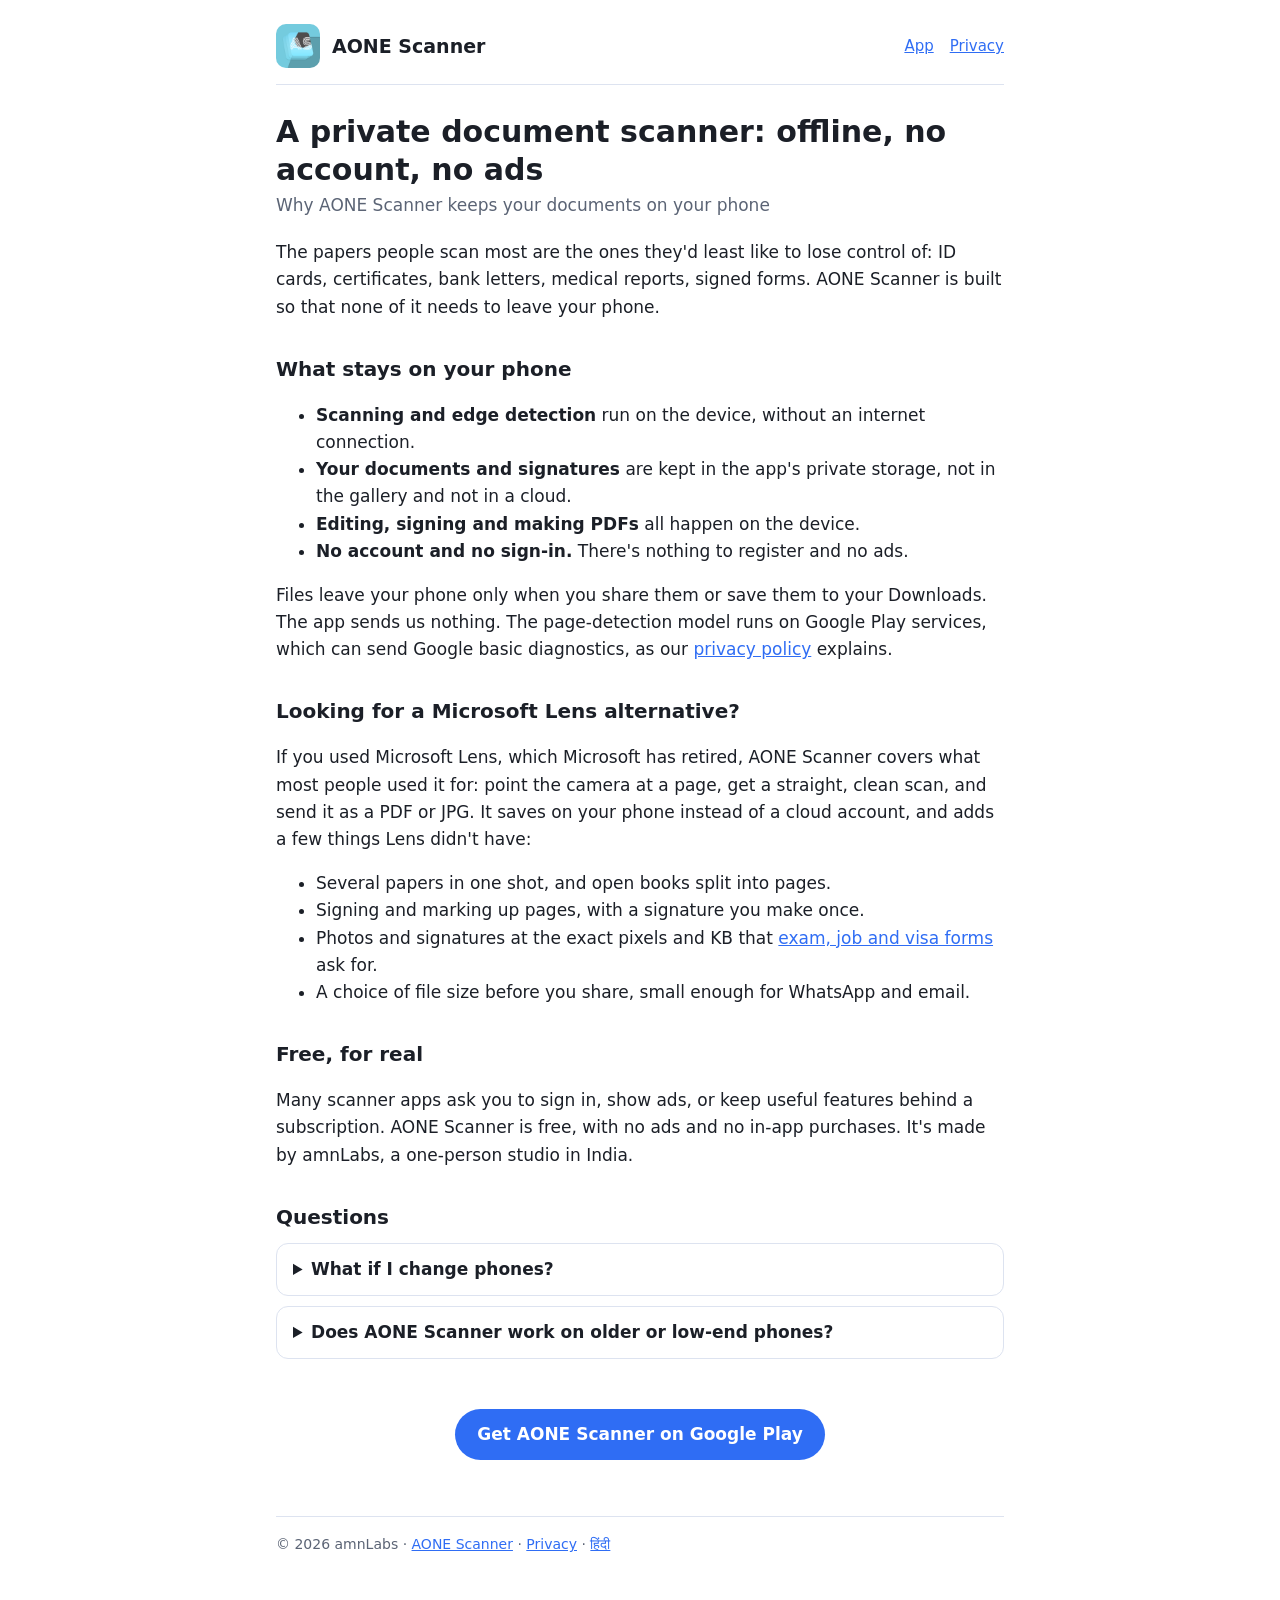
<file: private-scanner.html>
<!doctype html>
<html lang="en">
<head>
  <meta charset="utf-8">
  <meta name="viewport" content="width=device-width, initial-scale=1">
  <title>A Private Document Scanner for Android: Offline, No Account, No Ads | AONE Scanner</title>
  <meta name="description" content="AONE Scanner scans, edits and signs documents on your phone. No account, no ads, no uploads. A free alternative for people who used Microsoft Lens or want a scanner that keeps documents private.">
  <link rel="canonical" href="https://amn-max.github.io/aonescanner/private-scanner.html">
  <link rel="icon" href="icon.png">
  <link rel="stylesheet" href="style.css">
  <meta property="og:type" content="article">
  <meta property="og:title" content="A private document scanner: offline, no account, no ads">
  <meta property="og:description" content="Scan, edit and sign on your phone. Your documents leave it only when you share them.">
  <meta property="og:url" content="https://amn-max.github.io/aonescanner/private-scanner.html">
  <meta property="og:image" content="https://amn-max.github.io/aonescanner/img/og.jpg">
  <script type="application/ld+json">
  {
    "@context": "https://schema.org",
    "@type": "BreadcrumbList",
    "itemListElement": [
      { "@type": "ListItem", "position": 1, "name": "AONE Scanner", "item": "https://amn-max.github.io/aonescanner/" },
      { "@type": "ListItem", "position": 2, "name": "A private document scanner", "item": "https://amn-max.github.io/aonescanner/private-scanner.html" }
    ]
  }
  </script>
</head>
<body>
<main>
  <header>
    <img src="icon.png" alt="">
    <a class="name" href="./">AONE Scanner</a>
    <nav><a href="./">App</a><a href="privacy.html">Privacy</a></nav>
  </header>

  <h1>A private document scanner: offline, no account, no ads</h1>
  <p class="date">Why AONE Scanner keeps your documents on your phone</p>

  <p>The papers people scan most are the ones they'd least like to lose control of: ID cards,
    certificates, bank letters, medical reports, signed forms. AONE Scanner is built so that none of it
    needs to leave your phone.</p>

  <h2>What stays on your phone</h2>
  <ul>
    <li><strong>Scanning and edge detection</strong> run on the device, without an internet connection.</li>
    <li><strong>Your documents and signatures</strong> are kept in the app's private storage, not in the gallery and not in a cloud.</li>
    <li><strong>Editing, signing and making PDFs</strong> all happen on the device.</li>
    <li><strong>No account and no sign-in.</strong> There's nothing to register and no ads.</li>
  </ul>
  <p>Files leave your phone only when you share them or save them to your Downloads. The app sends
    us nothing. The page-detection model runs on Google Play services, which can send Google basic
    diagnostics, as our <a href="privacy.html">privacy policy</a> explains.</p>

  <h2>Looking for a Microsoft Lens alternative?</h2>
  <p>If you used Microsoft Lens, which Microsoft has retired, AONE Scanner covers what most people used
    it for: point the camera at a page, get a straight, clean scan, and send it as a PDF or JPG. It saves
    on your phone instead of a cloud account, and adds a few things Lens didn't have:</p>
  <ul>
    <li>Several papers in one shot, and open books split into pages.</li>
    <li>Signing and marking up pages, with a signature you make once.</li>
    <li>Photos and signatures at the exact pixels and KB that <a href="form-photo-signature.html">exam, job and visa forms</a> ask for.</li>
    <li>A choice of file size before you share, small enough for WhatsApp and email.</li>
  </ul>

  <h2>Free, for real</h2>
  <p>Many scanner apps ask you to sign in, show ads, or keep useful features behind a subscription.
    AONE Scanner is free, with no ads and no in-app purchases. It's made by amnLabs, a one-person studio
    in India.</p>

  <h2>Questions</h2>
  <details>
    <summary>What if I change phones?</summary>
    <p>Your documents live on your phone, so before you switch, share or download the PDFs you want to
      keep.</p>
  </details>
  <details>
    <summary>Does AONE Scanner work on older or low-end phones?</summary>
    <p>It runs on Android 7.0 and later.</p>
  </details>

  <section class="hero">
    <a class="button" href="https://play.google.com/store/apps/details?id=com.aonescan.scanner">Get AONE Scanner on Google Play</a>
  </section>
  <footer>© 2026 amnLabs · <a href="./">AONE Scanner</a> · <a href="privacy.html">Privacy</a> · <a href="hi.html">हिंदी</a></footer>
</main>
</body>
</html>
</file>
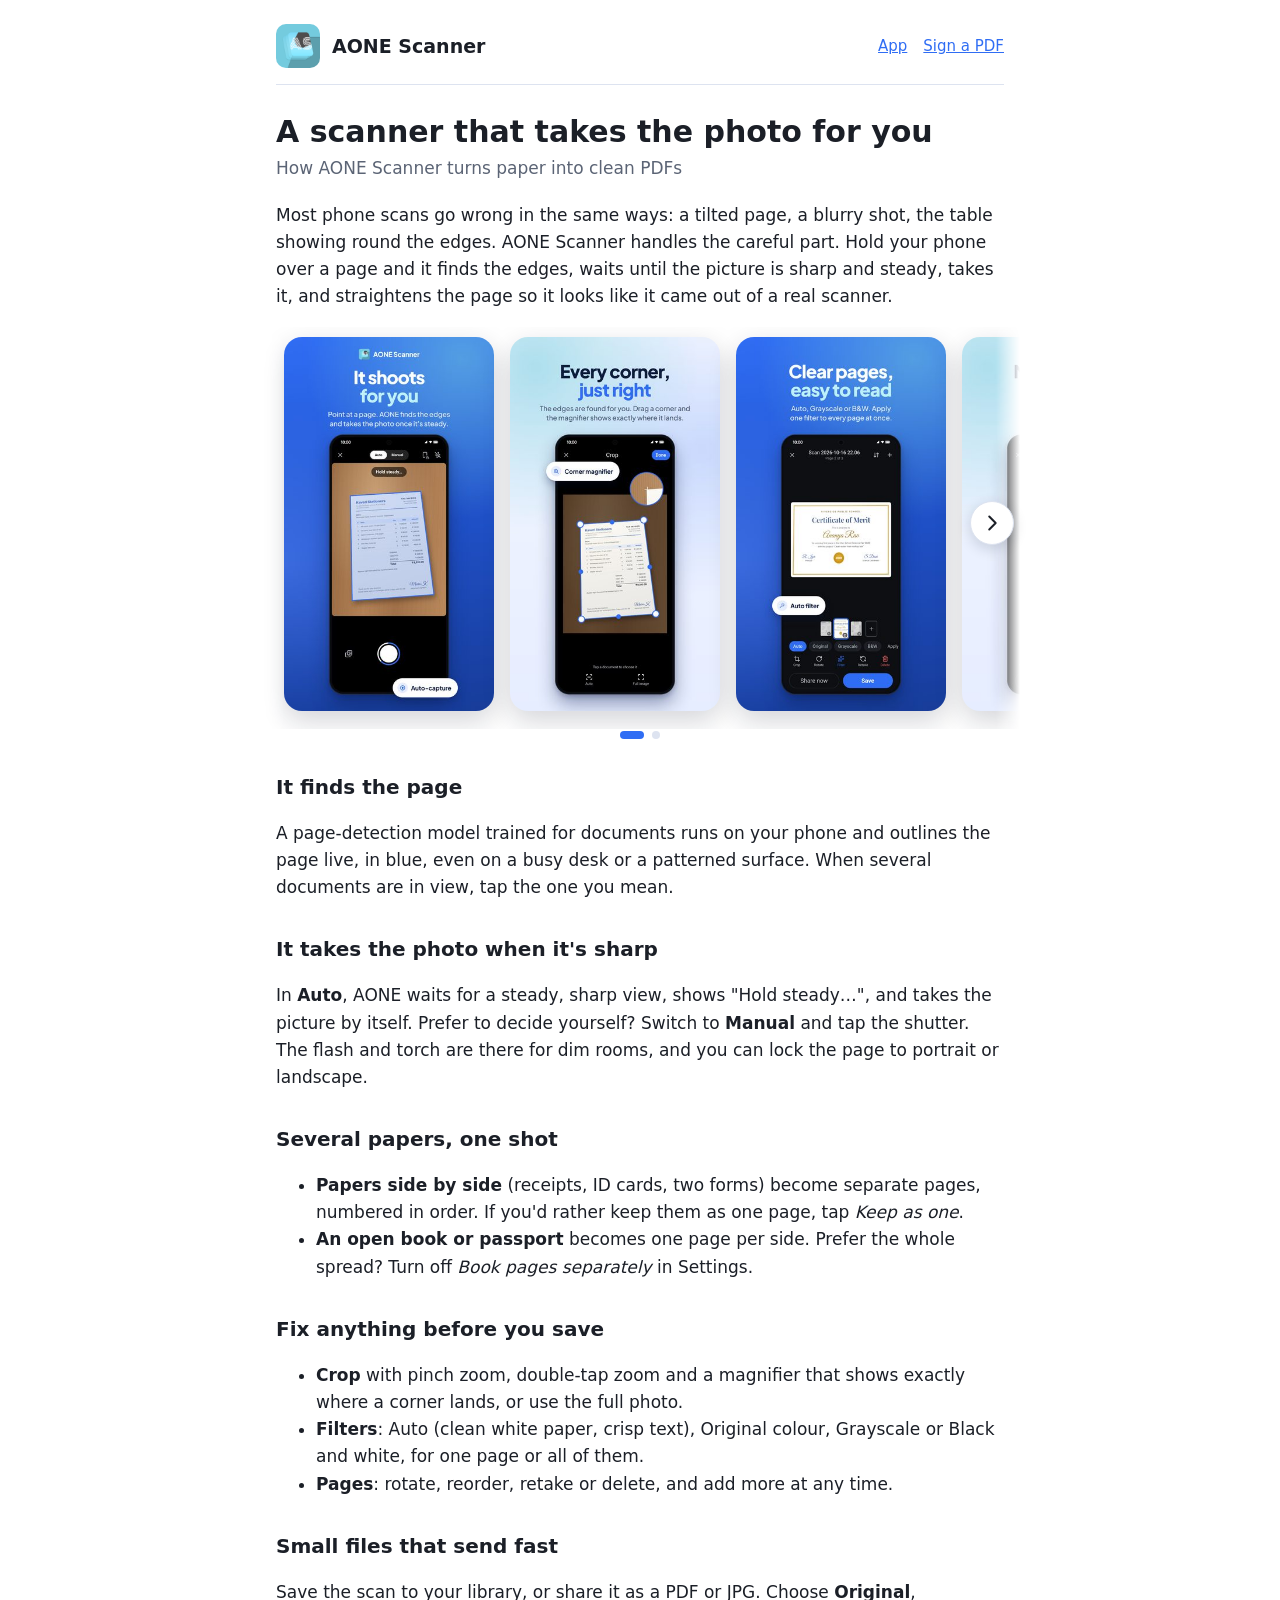
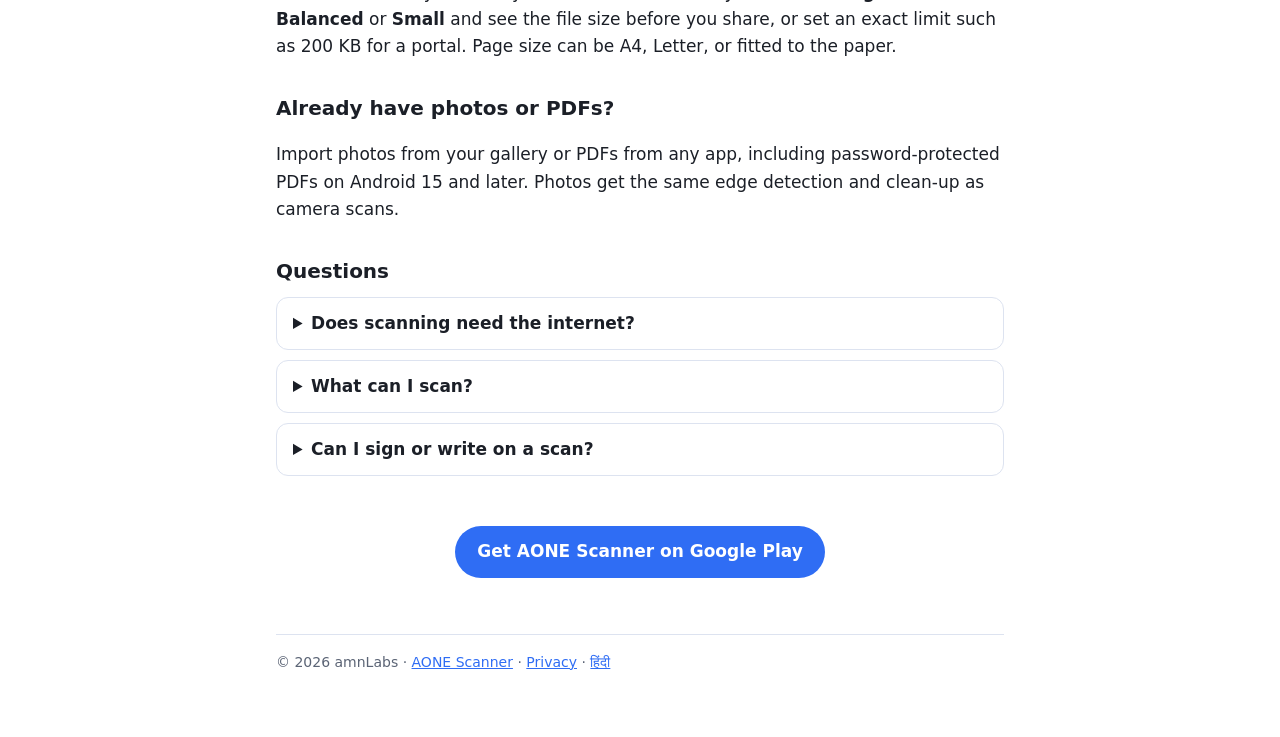
<file: scan-documents.html>
<!doctype html>
<html lang="en">
<head>
  <meta charset="utf-8">
  <meta name="viewport" content="width=device-width, initial-scale=1">
  <title>Scan Documents With Your Phone: Automatic Edge Detection and Capture | AONE Scanner</title>
  <meta name="description" content="Point your Android phone at a page and AONE Scanner finds the edges, waits for a sharp shot and takes it for you. Several papers in one shot, books split into pages, multi-page PDFs.">
  <link rel="canonical" href="https://amn-max.github.io/aonescanner/scan-documents.html">
  <link rel="icon" href="icon.png">
  <link rel="stylesheet" href="style.css">
  <meta property="og:type" content="article">
  <meta property="og:title" content="A scanner that takes the photo for you">
  <meta property="og:description" content="Automatic edge detection and capture, several papers in one shot, books split into pages, clean multi-page PDFs.">
  <meta property="og:url" content="https://amn-max.github.io/aonescanner/scan-documents.html">
  <meta property="og:image" content="https://amn-max.github.io/aonescanner/img/og.jpg">
  <script type="application/ld+json">
  {
    "@context": "https://schema.org",
    "@graph": [
      {
        "@type": "HowTo",
        "name": "Scan a document to PDF with an Android phone using AONE Scanner",
        "tool": { "@type": "HowToTool", "name": "AONE Scanner for Android (free)" },
        "step": [
          { "@type": "HowToStep", "name": "Point the camera", "text": "Open AONE Scanner and hold the phone over the page. A blue outline shows the page it found." },
          { "@type": "HowToStep", "name": "Hold steady", "text": "In Auto, AONE waits for a steady, sharp view and takes the photo by itself. In Manual, tap the shutter." },
          { "@type": "HowToStep", "name": "Add more pages", "text": "Keep scanning; each page joins the same document. Two papers side by side become two pages." },
          { "@type": "HowToStep", "name": "Check the pages", "text": "Open the pages to crop, rotate, reorder, retake or choose a filter." },
          { "@type": "HowToStep", "name": "Save or share", "text": "Save the document, or share it as a PDF or JPG at the file size you choose." }
        ]
      },
      {
        "@type": "BreadcrumbList",
        "itemListElement": [
          { "@type": "ListItem", "position": 1, "name": "AONE Scanner", "item": "https://amn-max.github.io/aonescanner/" },
          { "@type": "ListItem", "position": 2, "name": "Scan documents with your phone", "item": "https://amn-max.github.io/aonescanner/scan-documents.html" }
        ]
      }
    ]
  }
  </script>
</head>
<body>
<main>
  <header>
    <img src="icon.png" alt="">
    <a class="name" href="./">AONE Scanner</a>
    <nav><a href="./">App</a><a href="sign-pdf.html">Sign a PDF</a></nav>
  </header>

  <h1>A scanner that takes the photo for you</h1>
  <p class="date">How AONE Scanner turns paper into clean PDFs</p>

  <p>Most phone scans go wrong in the same ways: a tilted page, a blurry shot, the table showing round
    the edges. AONE Scanner handles the careful part. Hold your phone over a page and it finds the
    edges, waits until the picture is sharp and steady, takes it, and straightens the page so it looks
    like it came out of a real scanner.</p>

  <div class="carousel" role="region" aria-roledescription="carousel" aria-label="Screenshots">
    <div class="shots" tabindex="0">
      <img src="img/screen-1.jpg" width="360" height="640" alt="Camera finding the edges of an invoice and taking the photo automatically">
      <img src="img/screen-2.jpg" width="360" height="640" loading="lazy" alt="Crop screen with a magnifier at the corner being dragged">
      <img src="img/screen-3.jpg" width="360" height="640" loading="lazy" alt="Filters: Auto, Original, Grayscale and Black and white on a certificate">
      <img src="img/screen-4.jpg" width="360" height="640" loading="lazy" alt="Several pages in one PDF, with add and reorder">
    </div>
  </div>
  <script src="carousel.js" defer></script>

  <h2>It finds the page</h2>
  <p>A page-detection model trained for documents runs on your phone and outlines the page live, in
    blue, even on a busy desk or a patterned surface. When several documents are in view,
    tap the one you mean.</p>

  <h2>It takes the photo when it's sharp</h2>
  <p>In <strong>Auto</strong>, AONE waits for a steady, sharp view, shows "Hold steady…", and takes the
    picture by itself. Prefer to decide yourself? Switch to <strong>Manual</strong> and tap the shutter.
    The flash and torch are there for dim rooms, and you can lock the page to portrait or landscape.</p>

  <h2>Several papers, one shot</h2>
  <ul>
    <li><strong>Papers side by side</strong> (receipts, ID cards, two forms) become separate pages, numbered in order. If you'd rather keep them as one page, tap <em>Keep as one</em>.</li>
    <li><strong>An open book or passport</strong> becomes one page per side. Prefer the whole spread? Turn off <em>Book pages separately</em> in Settings.</li>
  </ul>

  <h2>Fix anything before you save</h2>
  <ul>
    <li><strong>Crop</strong> with pinch zoom, double-tap zoom and a magnifier that shows exactly where a corner lands, or use the full photo.</li>
    <li><strong>Filters</strong>: Auto (clean white paper, crisp text), Original colour, Grayscale or Black and white, for one page or all of them.</li>
    <li><strong>Pages</strong>: rotate, reorder, retake or delete, and add more at any time.</li>
  </ul>

  <h2>Small files that send fast</h2>
  <p>Save the scan to your library, or share it as a PDF or JPG. Choose <strong>Original</strong>,
    <strong>Balanced</strong> or <strong>Small</strong> and see the file size before you share, or set an
    exact limit such as 200 KB for a portal. Page size can be A4, Letter, or fitted to the paper.</p>

  <h2>Already have photos or PDFs?</h2>
  <p>Import photos from your gallery or PDFs from any app, including password-protected PDFs on Android
    15 and later. Photos get the same edge detection and clean-up as camera scans.</p>

  <h2>Questions</h2>
  <details>
    <summary>Does scanning need the internet?</summary>
    <p>No. Edge detection, capture and clean-up all run on your phone.</p>
  </details>
  <details>
    <summary>What can I scan?</summary>
    <p>Anything flat: forms, receipts, bills, certificates, letters, notes, ID cards and book pages. For an exam or visa photo or a signature, use the camera's Photo and
      Signature modes (see <a href="form-photo-signature.html">form sizes</a>).</p>
  </details>
  <details>
    <summary>Can I sign or write on a scan?</summary>
    <p>Yes. Open a page and choose Markup or Sign: <a href="sign-pdf.html">how to sign a PDF</a>.</p>
  </details>

  <section class="hero">
    <a class="button" href="https://play.google.com/store/apps/details?id=com.aonescan.scanner">Get AONE Scanner on Google Play</a>
  </section>
  <footer>© 2026 amnLabs · <a href="./">AONE Scanner</a> · <a href="privacy.html">Privacy</a> · <a href="hi.html">हिंदी</a></footer>
</main>
</body>
</html>
</file>
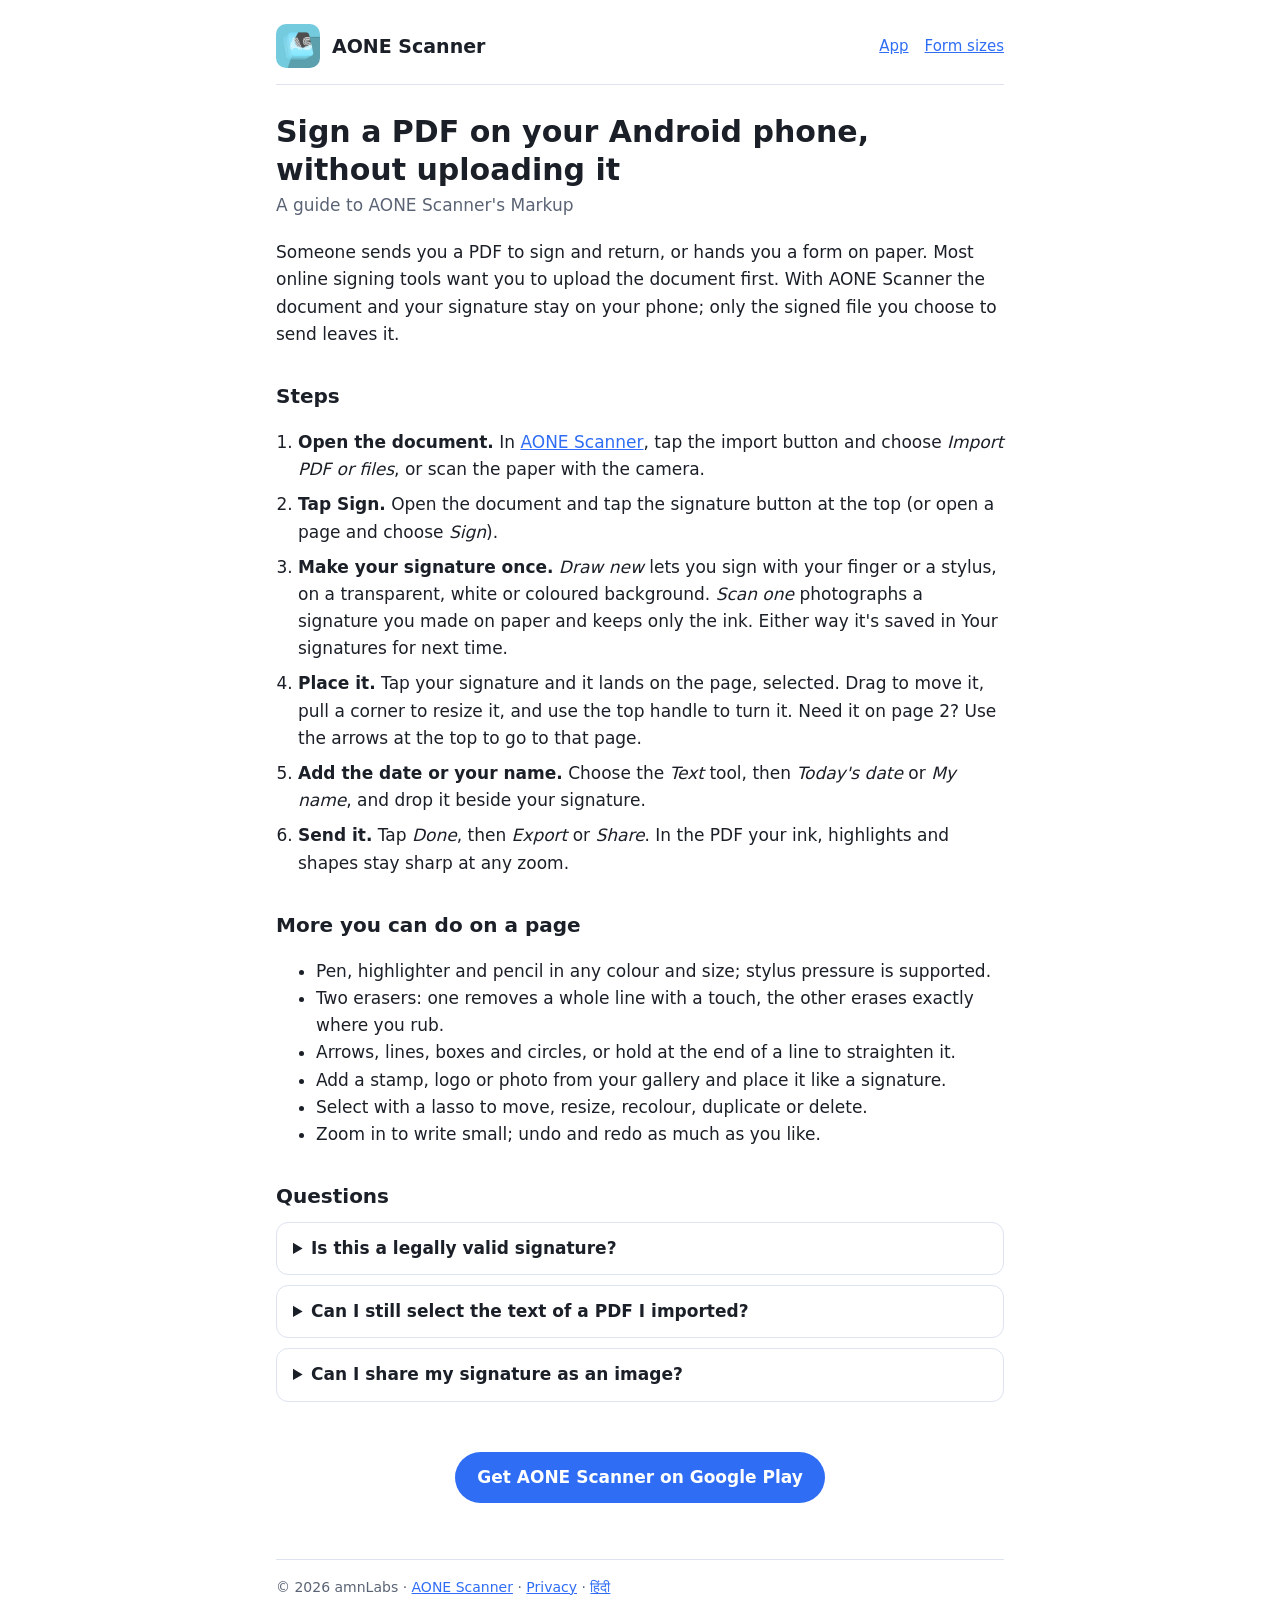
<file: sign-pdf.html>
<!doctype html>
<html lang="en">
<head>
  <meta charset="utf-8">
  <meta name="viewport" content="width=device-width, initial-scale=1">
  <title>How to Sign a PDF on Android Without Uploading It | AONE Scanner</title>
  <meta name="description" content="Sign a PDF or a paper document on your Android phone: draw or scan your signature once, place it on any page, add the date, and share the signed PDF. Nothing is uploaded.">
  <link rel="canonical" href="https://amn-max.github.io/aonescanner/sign-pdf.html">
  <link rel="icon" href="icon.png">
  <link rel="stylesheet" href="style.css">
  <meta property="og:type" content="article">
  <meta property="og:title" content="Sign a PDF on your Android phone, without uploading it">
  <meta property="og:description" content="Draw or scan your signature once, place it on any page, add the date, share the signed PDF.">
  <meta property="og:url" content="https://amn-max.github.io/aonescanner/sign-pdf.html">
  <meta property="og:image" content="https://amn-max.github.io/aonescanner/img/og.jpg">
  <script type="application/ld+json">
  {
    "@context": "https://schema.org",
    "@graph": [
      {
        "@type": "HowTo",
        "name": "Sign a PDF on an Android phone with AONE Scanner",
        "description": "Sign a PDF or a paper document on your phone without uploading it anywhere.",
        "tool": { "@type": "HowToTool", "name": "AONE Scanner for Android (free)" },
        "step": [
          { "@type": "HowToStep", "name": "Open the document", "text": "Import the PDF from Library, Import PDF or files, or scan the paper with the camera." },
          { "@type": "HowToStep", "name": "Tap Sign", "text": "Open the document and tap the signature button at the top, or open a page and choose Sign." },
          { "@type": "HowToStep", "name": "Make your signature once", "text": "Draw new: sign with your finger or a stylus on a transparent, white or coloured background. Or Scan one: photograph a signature you made on paper. It's saved for next time." },
          { "@type": "HowToStep", "name": "Place it", "text": "Tap your signature to drop it on the page. Drag to move it, use the corner handles to resize it and the top handle to turn it." },
          { "@type": "HowToStep", "name": "Add the date or your name", "text": "Choose Text, then Today's date or My name, and place it next to the signature." },
          { "@type": "HowToStep", "name": "Share the signed PDF", "text": "Tap Done, then Export or Share. In the PDF the ink stays sharp at any zoom." }
        ]
      },
      {
        "@type": "BreadcrumbList",
        "itemListElement": [
          { "@type": "ListItem", "position": 1, "name": "AONE Scanner", "item": "https://amn-max.github.io/aonescanner/" },
          { "@type": "ListItem", "position": 2, "name": "Sign a PDF on Android", "item": "https://amn-max.github.io/aonescanner/sign-pdf.html" }
        ]
      }
    ]
  }
  </script>
</head>
<body>
<main>
  <header>
    <img src="icon.png" alt="">
    <a class="name" href="./">AONE Scanner</a>
    <nav><a href="./">App</a><a href="form-photo-signature.html">Form sizes</a></nav>
  </header>

  <h1>Sign a PDF on your Android phone, without uploading it</h1>
  <p class="date">A guide to AONE Scanner's Markup</p>

  <p>Someone sends you a PDF to sign and return, or hands you a form on paper. Most online signing
    tools want you to upload the document first. With AONE Scanner the document and your signature
    stay on your phone; only the signed file you choose to send leaves it.</p>

  <h2>Steps</h2>
  <ol class="steps">
    <li><strong>Open the document.</strong> In <a href="https://play.google.com/store/apps/details?id=com.aonescan.scanner">AONE Scanner</a>, tap the import button and choose <em>Import PDF or files</em>, or scan the paper with the camera.</li>
    <li><strong>Tap Sign.</strong> Open the document and tap the signature button at the top (or open a page and choose <em>Sign</em>).</li>
    <li><strong>Make your signature once.</strong> <em>Draw new</em> lets you sign with your finger or a stylus, on a transparent, white or coloured background. <em>Scan one</em> photographs a signature you made on paper and keeps only the ink. Either way it's saved in Your signatures for next time.</li>
    <li><strong>Place it.</strong> Tap your signature and it lands on the page, selected. Drag to move it, pull a corner to resize it, and use the top handle to turn it. Need it on page 2? Use the arrows at the top to go to that page.</li>
    <li><strong>Add the date or your name.</strong> Choose the <em>Text</em> tool, then <em>Today's date</em> or <em>My name</em>, and drop it beside your signature.</li>
    <li><strong>Send it.</strong> Tap <em>Done</em>, then <em>Export</em> or <em>Share</em>. In the PDF your ink, highlights and shapes stay sharp at any zoom.</li>
  </ol>

  <h2>More you can do on a page</h2>
  <ul>
    <li>Pen, highlighter and pencil in any colour and size; stylus pressure is supported.</li>
    <li>Two erasers: one removes a whole line with a touch, the other erases exactly where you rub.</li>
    <li>Arrows, lines, boxes and circles, or hold at the end of a line to straighten it.</li>
    <li>Add a stamp, logo or photo from your gallery and place it like a signature.</li>
    <li>Select with a lasso to move, resize, recolour, duplicate or delete.</li>
    <li>Zoom in to write small; undo and redo as much as you like.</li>
  </ul>

  <h2>Questions</h2>
  <details>
    <summary>Is this a legally valid signature?</summary>
    <p>It's a picture of your signature on the page, like signing a printout and scanning it. Many
      offices and forms accept that. It isn't a certificate-based digital signature (such as Aadhaar eSign
      or a DSC), so check if your document needs one.</p>
  </details>
  <details>
    <summary>Can I still select the text of a PDF I imported?</summary>
    <p>Imported PDFs become page images, so their text can't be selected afterwards. What you add stays
      sharp, and the pages look the same.</p>
  </details>
  <details>
    <summary>Can I share my signature as an image?</summary>
    <p>Yes. In Your signatures, long-press a signature and choose Share: a transparent PNG, or a JPG on
      the background you chose.</p>
  </details>

  <section class="hero">
    <a class="button" href="https://play.google.com/store/apps/details?id=com.aonescan.scanner">Get AONE Scanner on Google Play</a>
  </section>
  <footer>© 2026 amnLabs · <a href="./">AONE Scanner</a> · <a href="privacy.html">Privacy</a> · <a href="hi.html">हिंदी</a></footer>
</main>
</body>
</html>
</file>
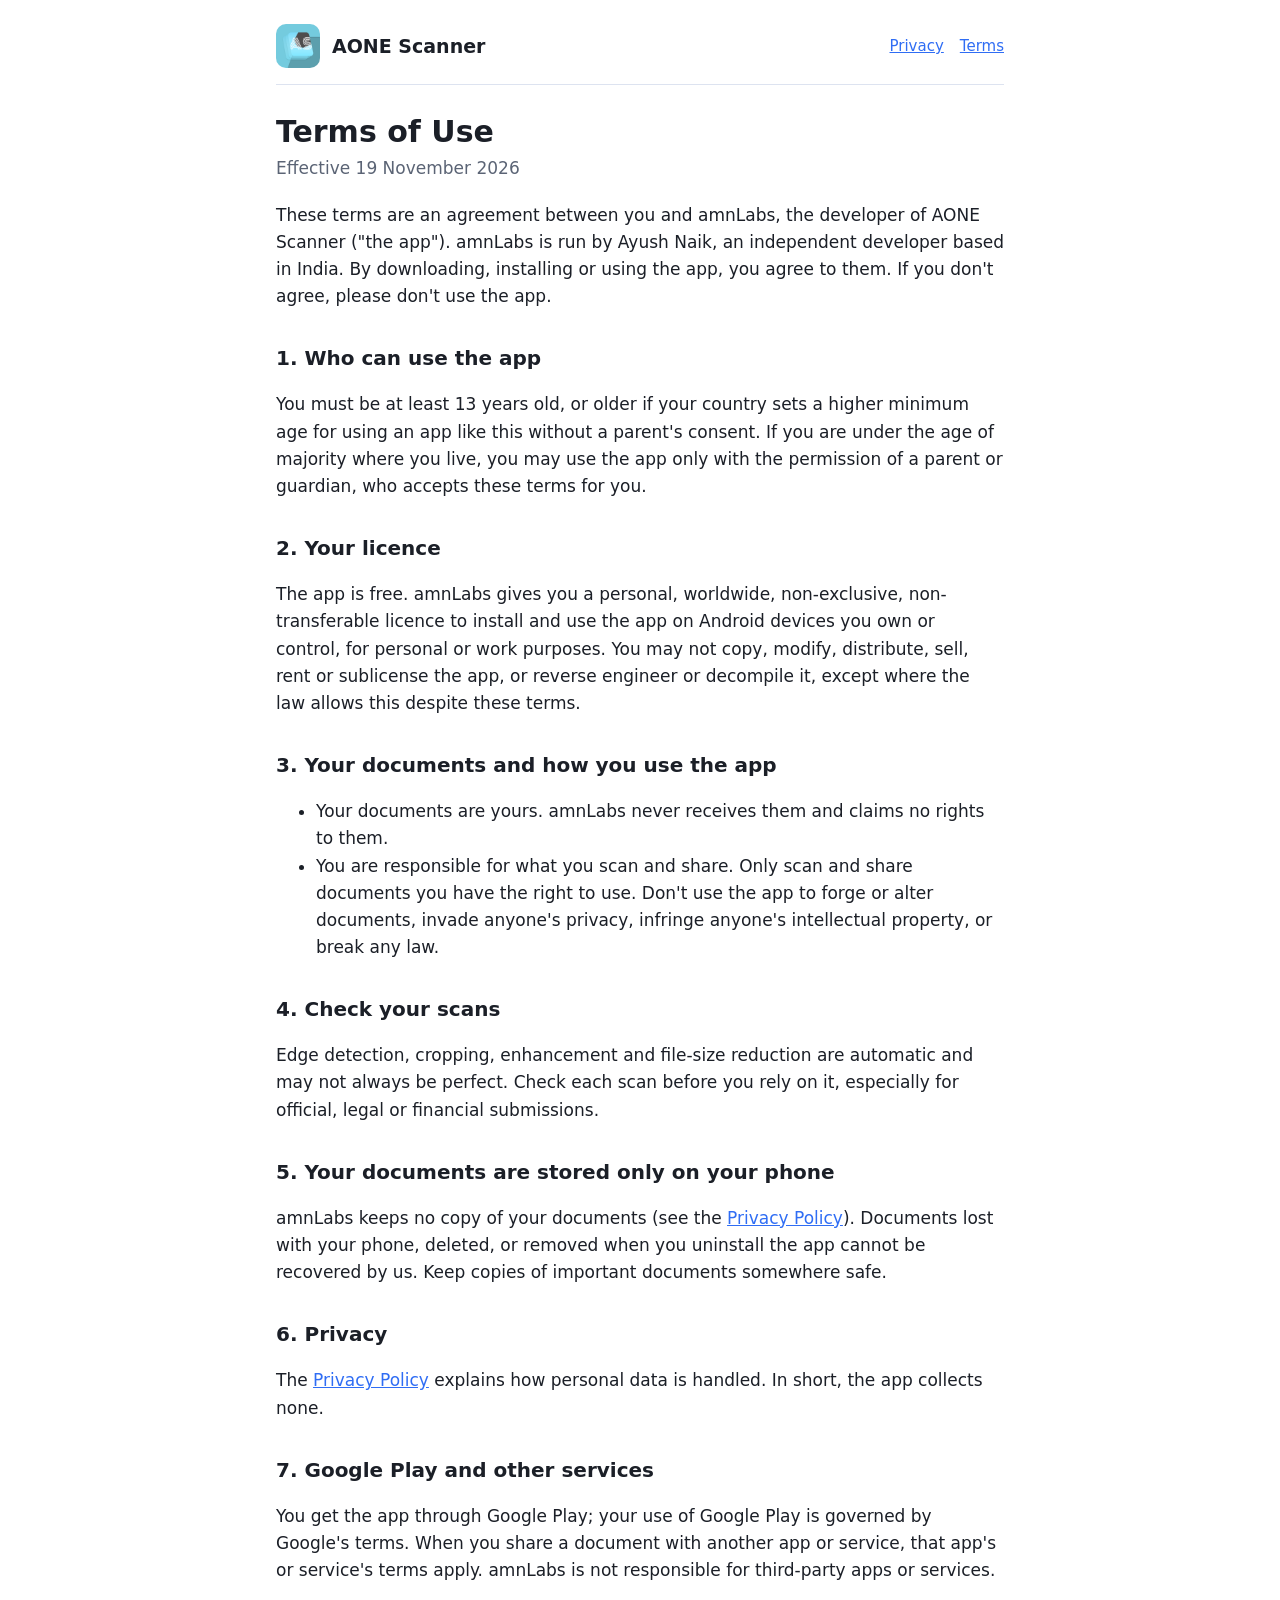
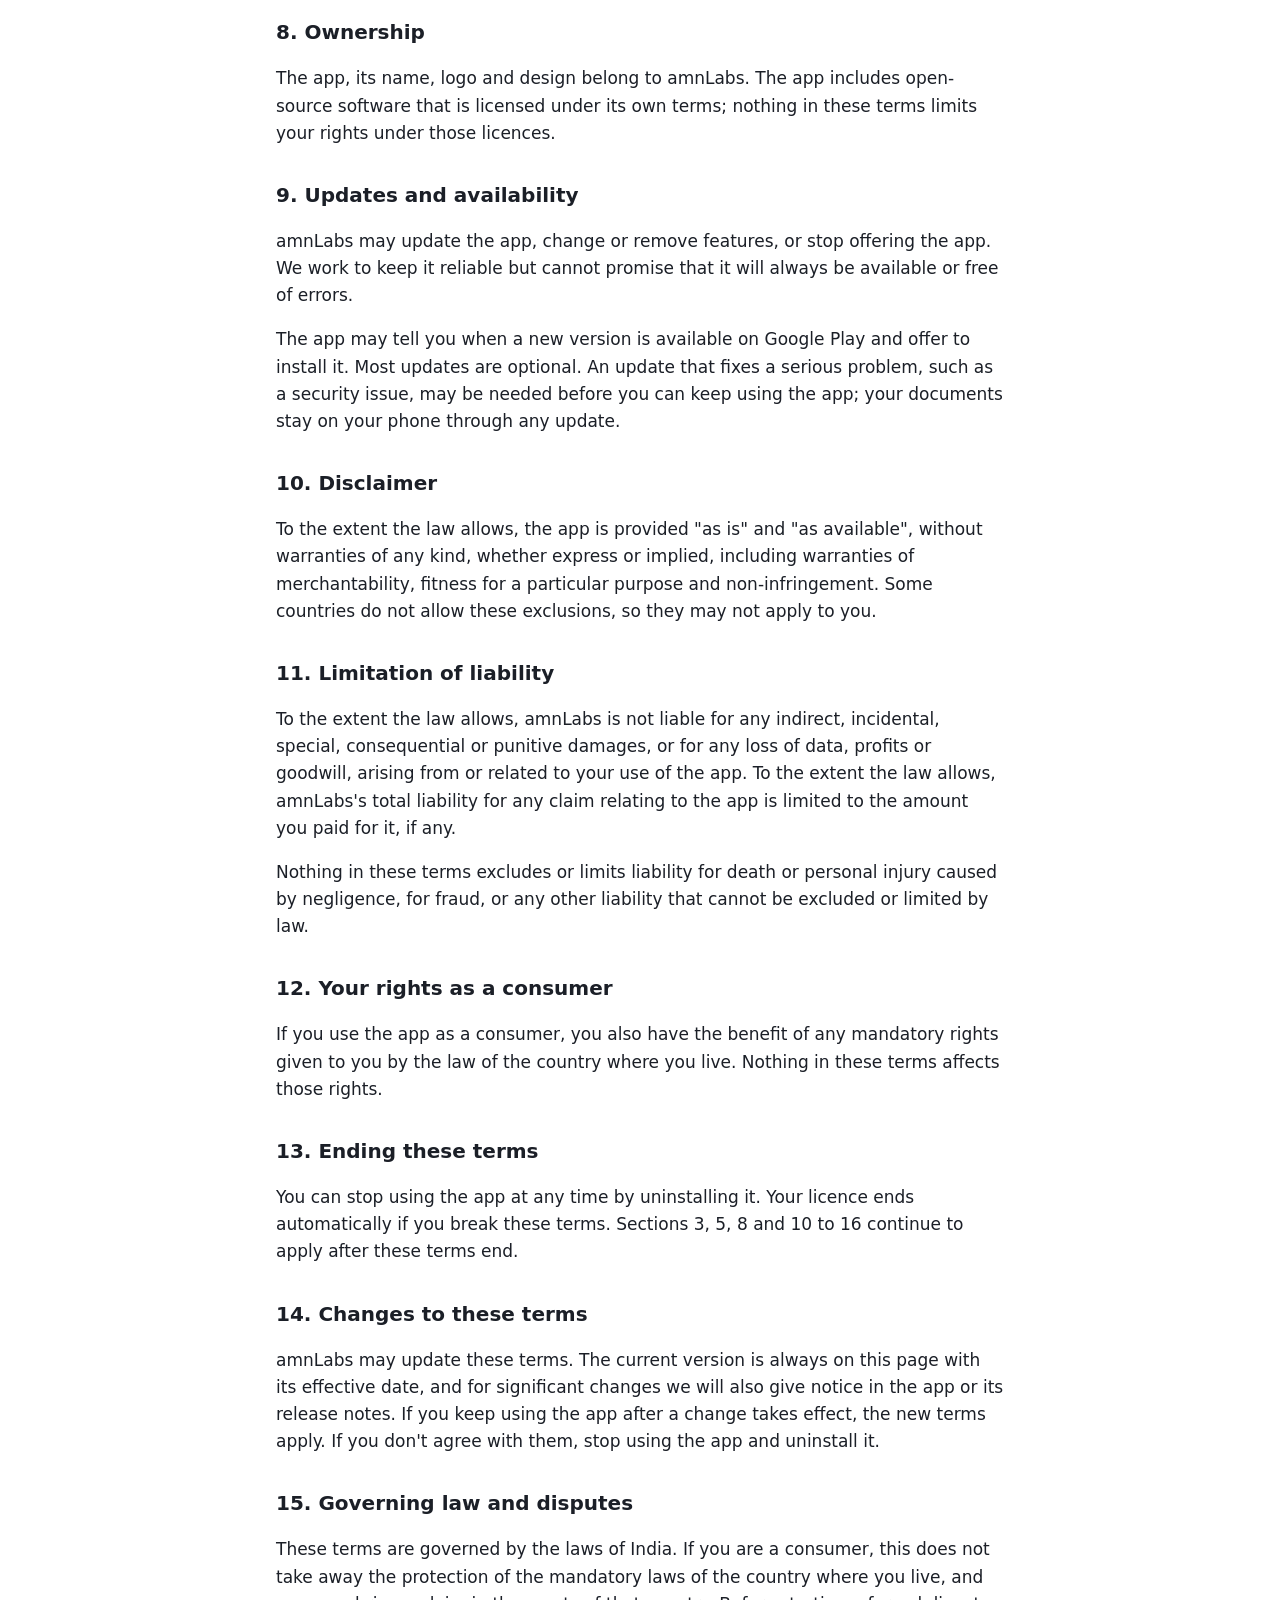
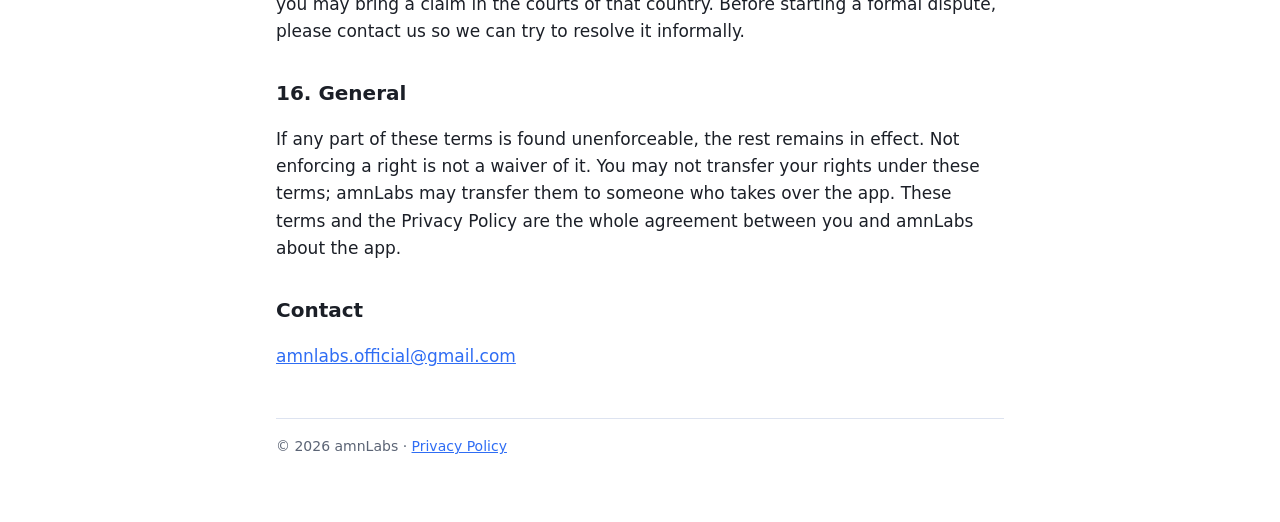
<file: terms.html>
<!doctype html>
<html lang="en">
<head>
  <meta charset="utf-8">
  <meta name="viewport" content="width=device-width, initial-scale=1">
  <title>Terms of Use · AONE Scanner</title>
  <meta name="description" content="Terms of use of AONE Scanner, the document scanner app by amnLabs.">
  <link rel="icon" href="icon.png">
  <link rel="stylesheet" href="style.css">
</head>
<body>
<main>
  <header>
    <img src="icon.png" alt="">
    <a class="name" href="./">AONE Scanner</a>
    <nav><a href="privacy.html">Privacy</a><a href="terms.html">Terms</a></nav>
  </header>

  <h1>Terms of Use</h1>
  <p class="date">Effective 19 November 2026</p>

  <p>These terms are an agreement between you and amnLabs, the developer of AONE Scanner ("the app").
    amnLabs is run by Ayush Naik, an independent developer based in India. By downloading, installing
    or using the app, you agree to them. If you don't agree, please don't use the app.</p>

  <h2>1. Who can use the app</h2>
  <p>You must be at least 13 years old, or older if your country sets a higher minimum age for using an
    app like this without a parent's consent. If you are under the age of majority where you live, you
    may use the app only with the permission of a parent or guardian, who accepts these terms for
    you.</p>

  <h2>2. Your licence</h2>
  <p>The app is free. amnLabs gives you a personal, worldwide, non-exclusive, non-transferable licence
    to install and use the app on Android devices you own or control, for personal or work purposes.
    You may not copy, modify, distribute, sell, rent or sublicense the app, or reverse engineer or
    decompile it, except where the law allows this despite these terms.</p>

  <h2>3. Your documents and how you use the app</h2>
  <ul>
    <li>Your documents are yours. amnLabs never receives them and claims no rights to them.</li>
    <li>You are responsible for what you scan and share. Only scan and share documents you have the
      right to use. Don't use the app to forge or alter documents, invade anyone's privacy, infringe
      anyone's intellectual property, or break any law.</li>
  </ul>

  <h2>4. Check your scans</h2>
  <p>Edge detection, cropping, enhancement and file-size reduction are automatic and may not always be
    perfect. Check each scan before you rely on it, especially for official, legal or financial
    submissions.</p>

  <h2>5. Your documents are stored only on your phone</h2>
  <p>amnLabs keeps no copy of your documents (see the <a href="privacy.html">Privacy Policy</a>).
    Documents lost with your phone, deleted, or removed when you uninstall the app cannot be recovered
    by us. Keep copies of important documents somewhere safe.</p>

  <h2>6. Privacy</h2>
  <p>The <a href="privacy.html">Privacy Policy</a> explains how personal data is handled. In short, the
    app collects none.</p>

  <h2>7. Google Play and other services</h2>
  <p>You get the app through Google Play; your use of Google Play is governed by Google's terms. When
    you share a document with another app or service, that app's or service's terms apply. amnLabs is
    not responsible for third-party apps or services.</p>

  <h2>8. Ownership</h2>
  <p>The app, its name, logo and design belong to amnLabs. The app includes open-source software that is
    licensed under its own terms; nothing in these terms limits your rights under those licences.</p>

  <h2>9. Updates and availability</h2>
  <p>amnLabs may update the app, change or remove features, or stop offering the app. We work to keep
    it reliable but cannot promise that it will always be available or free of errors.</p>
  <p>The app may tell you when a new version is available on Google Play and offer to install it. Most
    updates are optional. An update that fixes a serious problem, such as a security issue, may be
    needed before you can keep using the app; your documents stay on your phone through any update.</p>

  <h2>10. Disclaimer</h2>
  <p>To the extent the law allows, the app is provided "as is" and "as available", without warranties of
    any kind, whether express or implied, including warranties of merchantability, fitness for a
    particular purpose and non-infringement. Some countries do not allow these exclusions, so they may
    not apply to you.</p>

  <h2>11. Limitation of liability</h2>
  <p>To the extent the law allows, amnLabs is not liable for any indirect, incidental, special,
    consequential or punitive damages, or for any loss of data, profits or goodwill, arising from or
    related to your use of the app. To the extent the law allows, amnLabs's total liability for any
    claim relating to the app is limited to the amount you paid for it, if any.</p>
  <p>Nothing in these terms excludes or limits liability for death or personal injury caused by
    negligence, for fraud, or any other liability that cannot be excluded or limited by law.</p>

  <h2>12. Your rights as a consumer</h2>
  <p>If you use the app as a consumer, you also have the benefit of any mandatory rights given to you by
    the law of the country where you live. Nothing in these terms affects those rights.</p>

  <h2>13. Ending these terms</h2>
  <p>You can stop using the app at any time by uninstalling it. Your licence ends automatically if you
    break these terms. Sections 3, 5, 8 and 10 to 16 continue to apply after these terms end.</p>

  <h2>14. Changes to these terms</h2>
  <p>amnLabs may update these terms. The current version is always on this page with its effective
    date, and for significant changes we will also give notice in the app or its release notes. If you
    keep using the app after a change takes effect, the new terms apply. If you don't agree with them,
    stop using the app and uninstall it.</p>

  <h2>15. Governing law and disputes</h2>
  <p>These terms are governed by the laws of India. If you are a consumer, this does not take away the
    protection of the mandatory laws of the country where you live, and you may bring a claim in the
    courts of that country. Before starting a formal dispute, please contact us so we can try to
    resolve it informally.</p>

  <h2>16. General</h2>
  <p>If any part of these terms is found unenforceable, the rest remains in effect. Not enforcing a
    right is not a waiver of it. You may not transfer your rights under these terms; amnLabs may
    transfer them to someone who takes over the app. These terms and the Privacy Policy are the whole
    agreement between you and amnLabs about the app.</p>

  <h2>Contact</h2>
  <p><a href="mailto:amnlabs.official@gmail.com">amnlabs.official@gmail.com</a></p>

  <footer>© 2026 amnLabs · <a href="privacy.html">Privacy Policy</a></footer>
</main>
</body>
</html>
</file>
<file: style.css>
:root {
  --blue: #2f6df4;
  --text: #1b1f27;
  --muted: #5b6475;
  --bg: #ffffff;
  --card: #f4f7fe;
  --line: #dde3f0;
}

@media (prefers-color-scheme: dark) {
  :root {
    --blue: #6f9bff;
    --text: #e8ebf2;
    --muted: #a3abbd;
    --bg: #11141b;
    --card: #1a1f2b;
    --line: #2a3142;
  }
}

* { box-sizing: border-box; }

body {
  margin: 0;
  background: var(--bg);
  color: var(--text);
  font: 17px/1.6 system-ui, -apple-system, "Segoe UI", Roboto, "Noto Sans", sans-serif;
}

main { max-width: 760px; margin: 0 auto; padding: 24px 16px 64px; }

header { display: flex; align-items: center; gap: 12px; padding-bottom: 16px; border-bottom: 1px solid var(--line); }
header img { width: 44px; height: 44px; border-radius: 10px; }
header .name { font-weight: 700; font-size: 19px; color: var(--text); text-decoration: none; }
header nav { margin-left: auto; display: flex; gap: 16px; font-size: 15px; }

a { color: var(--blue); }
h1 { font-size: 30px; line-height: 1.25; margin: 28px 0 4px; }
h2 { font-size: 20px; margin: 32px 0 8px; }
p, li { color: var(--text); }
.date { color: var(--muted); margin: 0 0 20px; }
.summary { background: var(--card); border: 1px solid var(--line); border-radius: 12px; padding: 4px 20px; }
.summary li { margin: 6px 0; }
footer { margin-top: 48px; padding-top: 16px; border-top: 1px solid var(--line); color: var(--muted); font-size: 14px; }

.hero { text-align: center; padding: 40px 0 8px; }
.hero img { width: 96px; height: 96px; border-radius: 22px; }
.hero h1 { margin-top: 16px; }
.hero p { color: var(--muted); max-width: 520px; margin: 8px auto 24px; }
.button { display: inline-block; background: var(--blue); color: #fff; text-decoration: none; padding: 12px 22px; border-radius: 999px; font-weight: 600; }
.links { display: flex; justify-content: center; gap: 20px; margin-top: 28px; }

/* ── Landing and guide pages ── */
.tagline { font-size: 20px; color: var(--text) !important; font-weight: 600; margin-bottom: 4px !important; }
.cta-note { color: var(--muted); font-size: 14px; margin-top: 10px; }
.features { display: grid; grid-template-columns: repeat(auto-fit, minmax(220px, 1fr)); gap: 14px; margin: 28px 0 8px; }
.card { background: var(--card); border: 1px solid var(--line); border-radius: 14px; padding: 16px 18px; }
.card h3 { margin: 0 0 6px; font-size: 17px; }
.card p { margin: 0; color: var(--muted); font-size: 15px; }
.card a { font-size: 15px; }
.carousel { position: relative; margin: 8px -16px 0; }
.shots { display: flex; gap: 16px; overflow-x: auto; scroll-snap-type: x mandatory; scroll-behavior: smooth;
  padding: 10px 24px 18px; scroll-padding: 0 24px; scrollbar-width: none; outline: none;
  -webkit-mask-image: linear-gradient(to right, transparent, #000 24px, #000 calc(100% - 24px), transparent);
  mask-image: linear-gradient(to right, transparent, #000 24px, #000 calc(100% - 24px), transparent); }
.shots::-webkit-scrollbar { display: none; }
.shots img { flex: none; width: min(62vw, 210px); height: auto; aspect-ratio: 9 / 16; border-radius: 18px;
  scroll-snap-align: start; box-shadow: 0 10px 28px rgba(15, 23, 42, 0.18); background: var(--card); }
.shots:focus-visible img { outline: 2px solid var(--blue); outline-offset: 3px; }
.carousel-btn { position: absolute; top: calc(50% - 32px); z-index: 2; width: 44px; height: 44px; border-radius: 50%;
  display: flex; align-items: center; justify-content: center; cursor: pointer; color: var(--text);
  background: var(--bg); border: 1px solid var(--line); box-shadow: 0 4px 14px rgba(15, 23, 42, 0.16);
  transition: opacity 0.2s, transform 0.2s; }
.carousel-btn:hover { transform: scale(1.06); }
.carousel-btn.prev { left: 6px; }
.carousel-btn.next { right: 6px; }
.carousel-btn[disabled] { opacity: 0; pointer-events: none; }
@media (hover: none) { .carousel-btn { display: none; } }
.dots { display: flex; justify-content: center; gap: 8px; margin-top: 2px; }
.dots button { width: 8px; height: 8px; padding: 0; border: 0; border-radius: 999px; cursor: pointer;
  background: var(--line); transition: width 0.25s, background 0.25s; }
.dots button[aria-current="true"] { width: 24px; background: var(--blue); }
details { border: 1px solid var(--line); border-radius: 12px; padding: 12px 16px; margin: 10px 0; background: var(--bg); }
details summary { cursor: pointer; font-weight: 600; }
details p { margin: 10px 0 2px; }
.steps { padding-left: 22px; }
.steps li { margin: 8px 0; }
.table-wrap { overflow-x: auto; margin: 12px 0; }
table { border-collapse: collapse; width: 100%; font-size: 15px; }
th, td { text-align: left; padding: 9px 10px; border-bottom: 1px solid var(--line); vertical-align: top; }
th { color: var(--muted); font-weight: 600; font-size: 14px; }
td small { color: var(--muted); }
.note { color: var(--muted); font-size: 14px; }
.lang { font-size: 14px; }
.guides { padding-left: 20px; }
.guides li { margin: 6px 0; }

/* Form-size tables become one card per form on narrow screens. */
@media (max-width: 600px) {
  .forms-table thead { display: none; }
  .forms-table, .forms-table tbody, .forms-table tr, .forms-table td { display: block; width: 100%; }
  .forms-table tr { border: 1px solid var(--line); border-radius: 12px; padding: 10px 14px; margin: 10px 0; background: var(--card); }
  .forms-table td { border: 0; padding: 3px 0; }
  .forms-table td[data-label]::before { content: attr(data-label) ": "; color: var(--muted); font-weight: 600; }
}
</file>
